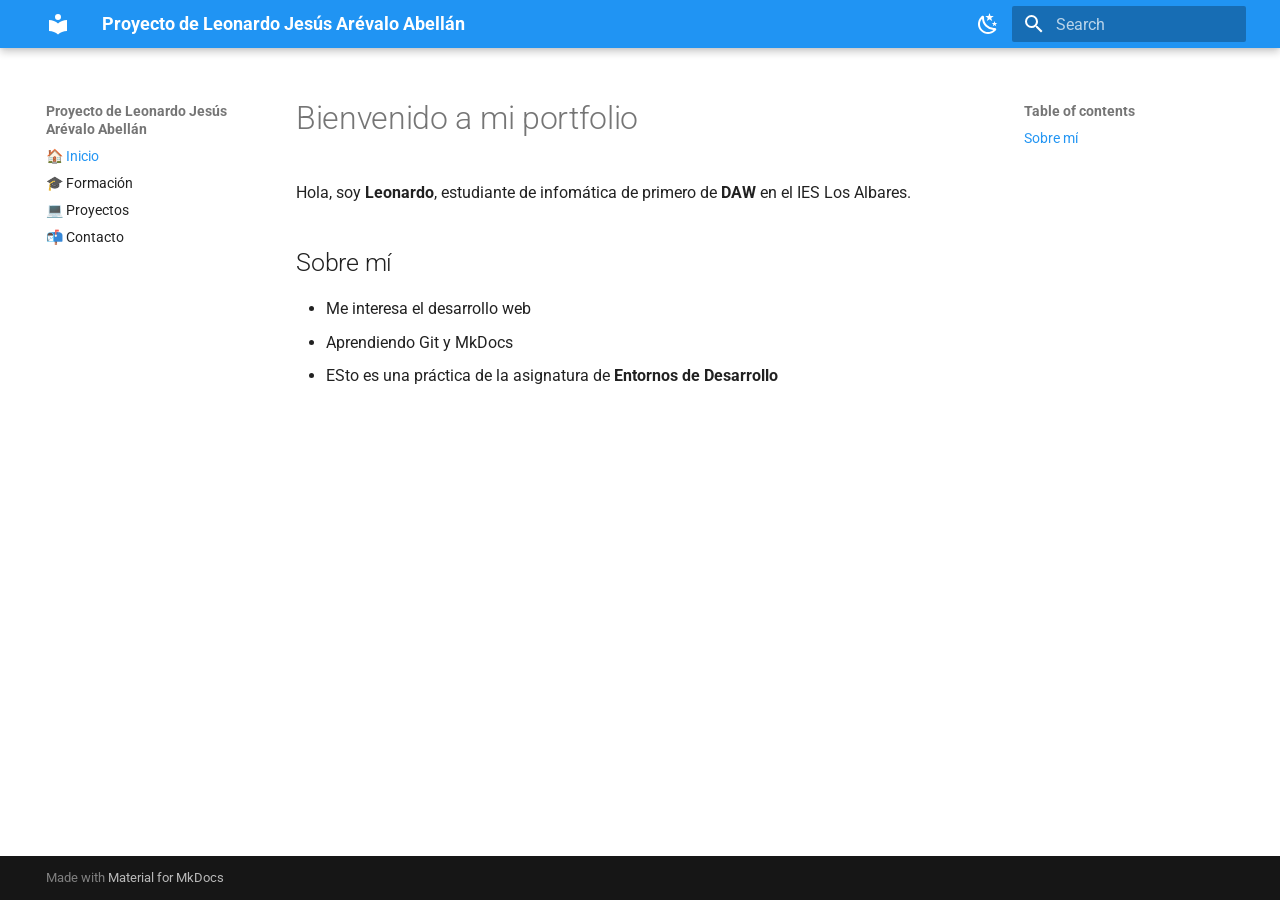
<file: index.html>
<!doctype html>
<html lang="en" class="no-js">
  <head>
    
      <meta charset="utf-8">
      <meta name="viewport" content="width=device-width,initial-scale=1">
      
      
      
        <link rel="canonical" href="https://K6SSL69.github.io/proyecto-mkdocs/">
      
      
      
        <link rel="next" href="formacion/">
      
      
        
      
      
      <link rel="icon" href="assets/images/favicon.png">
      <meta name="generator" content="mkdocs-1.6.1, mkdocs-material-9.7.1">
    
    
      
        <title>Proyecto de Leonardo Jesús Arévalo Abellán</title>
      
    
    
      <link rel="stylesheet" href="assets/stylesheets/main.484c7ddc.min.css">
      
        
        <link rel="stylesheet" href="assets/stylesheets/palette.ab4e12ef.min.css">
      
      


    
    
      
    
    
      
        
        
        <link rel="preconnect" href="https://fonts.gstatic.com" crossorigin>
        <link rel="stylesheet" href="https://fonts.googleapis.com/css?family=Roboto:300,300i,400,400i,700,700i%7CRoboto+Mono:400,400i,700,700i&display=fallback">
        <style>:root{--md-text-font:"Roboto";--md-code-font:"Roboto Mono"}</style>
      
    
    
      <link rel="stylesheet" href="stylesheets/extra.css">
    
    <script>__md_scope=new URL(".",location),__md_hash=e=>[...e].reduce(((e,_)=>(e<<5)-e+_.charCodeAt(0)),0),__md_get=(e,_=localStorage,t=__md_scope)=>JSON.parse(_.getItem(t.pathname+"."+e)),__md_set=(e,_,t=localStorage,a=__md_scope)=>{try{t.setItem(a.pathname+"."+e,JSON.stringify(_))}catch(e){}}</script>
    
      

    
    
  </head>
  
  
    
    
      
    
    
    
    
    <body dir="ltr" data-md-color-scheme="default" data-md-color-primary="blue" data-md-color-accent="indigo">
  
    
    <input class="md-toggle" data-md-toggle="drawer" type="checkbox" id="__drawer" autocomplete="off">
    <input class="md-toggle" data-md-toggle="search" type="checkbox" id="__search" autocomplete="off">
    <label class="md-overlay" for="__drawer"></label>
    <div data-md-component="skip">
      
        
        <a href="#bienvenido-a-mi-portfolio" class="md-skip">
          Skip to content
        </a>
      
    </div>
    <div data-md-component="announce">
      
    </div>
    
    
      

  

<header class="md-header md-header--shadow" data-md-component="header">
  <nav class="md-header__inner md-grid" aria-label="Header">
    <a href="." title="Proyecto de Leonardo Jesús Arévalo Abellán" class="md-header__button md-logo" aria-label="Proyecto de Leonardo Jesús Arévalo Abellán" data-md-component="logo">
      
  
  <svg xmlns="http://www.w3.org/2000/svg" viewBox="0 0 24 24"><path d="M12 8a3 3 0 0 0 3-3 3 3 0 0 0-3-3 3 3 0 0 0-3 3 3 3 0 0 0 3 3m0 3.54C9.64 9.35 6.5 8 3 8v11c3.5 0 6.64 1.35 9 3.54 2.36-2.19 5.5-3.54 9-3.54V8c-3.5 0-6.64 1.35-9 3.54"/></svg>

    </a>
    <label class="md-header__button md-icon" for="__drawer">
      
      <svg xmlns="http://www.w3.org/2000/svg" viewBox="0 0 24 24"><path d="M3 6h18v2H3zm0 5h18v2H3zm0 5h18v2H3z"/></svg>
    </label>
    <div class="md-header__title" data-md-component="header-title">
      <div class="md-header__ellipsis">
        <div class="md-header__topic">
          <span class="md-ellipsis">
            Proyecto de Leonardo Jesús Arévalo Abellán
          </span>
        </div>
        <div class="md-header__topic" data-md-component="header-topic">
          <span class="md-ellipsis">
            
              🏠 Inicio
            
          </span>
        </div>
      </div>
    </div>
    
      
        <form class="md-header__option" data-md-component="palette">
  
    
    
    
    <input class="md-option" data-md-color-media="" data-md-color-scheme="default" data-md-color-primary="blue" data-md-color-accent="indigo"  aria-label="Modo oscuro"  type="radio" name="__palette" id="__palette_0">
    
      <label class="md-header__button md-icon" title="Modo oscuro" for="__palette_1" hidden>
        <svg xmlns="http://www.w3.org/2000/svg" viewBox="0 0 24 24"><path d="m17.75 4.09-2.53 1.94.91 3.06-2.63-1.81-2.63 1.81.91-3.06-2.53-1.94L12.44 4l1.06-3 1.06 3zm3.5 6.91-1.64 1.25.59 1.98-1.7-1.17-1.7 1.17.59-1.98L15.75 11l2.06-.05L18.5 9l.69 1.95zm-2.28 4.95c.83-.08 1.72 1.1 1.19 1.85-.32.45-.66.87-1.08 1.27C15.17 23 8.84 23 4.94 19.07c-3.91-3.9-3.91-10.24 0-14.14.4-.4.82-.76 1.27-1.08.75-.53 1.93.36 1.85 1.19-.27 2.86.69 5.83 2.89 8.02a9.96 9.96 0 0 0 8.02 2.89m-1.64 2.02a12.08 12.08 0 0 1-7.8-3.47c-2.17-2.19-3.33-5-3.49-7.82-2.81 3.14-2.7 7.96.31 10.98 3.02 3.01 7.84 3.12 10.98.31"/></svg>
      </label>
    
  
    
    
    
    <input class="md-option" data-md-color-media="" data-md-color-scheme="slate" data-md-color-primary="blue" data-md-color-accent="indigo"  aria-label="Modo claro"  type="radio" name="__palette" id="__palette_1">
    
      <label class="md-header__button md-icon" title="Modo claro" for="__palette_0" hidden>
        <svg xmlns="http://www.w3.org/2000/svg" viewBox="0 0 24 24"><path d="M12 7a5 5 0 0 1 5 5 5 5 0 0 1-5 5 5 5 0 0 1-5-5 5 5 0 0 1 5-5m0 2a3 3 0 0 0-3 3 3 3 0 0 0 3 3 3 3 0 0 0 3-3 3 3 0 0 0-3-3m0-7 2.39 3.42C13.65 5.15 12.84 5 12 5s-1.65.15-2.39.42zM3.34 7l4.16-.35A7.2 7.2 0 0 0 5.94 8.5c-.44.74-.69 1.5-.83 2.29zm.02 10 1.76-3.77a7.131 7.131 0 0 0 2.38 4.14zM20.65 7l-1.77 3.79a7.02 7.02 0 0 0-2.38-4.15zm-.01 10-4.14.36c.59-.51 1.12-1.14 1.54-1.86.42-.73.69-1.5.83-2.29zM12 22l-2.41-3.44c.74.27 1.55.44 2.41.44.82 0 1.63-.17 2.37-.44z"/></svg>
      </label>
    
  
</form>
      
    
    
      <script>var palette=__md_get("__palette");if(palette&&palette.color){if("(prefers-color-scheme)"===palette.color.media){var media=matchMedia("(prefers-color-scheme: light)"),input=document.querySelector(media.matches?"[data-md-color-media='(prefers-color-scheme: light)']":"[data-md-color-media='(prefers-color-scheme: dark)']");palette.color.media=input.getAttribute("data-md-color-media"),palette.color.scheme=input.getAttribute("data-md-color-scheme"),palette.color.primary=input.getAttribute("data-md-color-primary"),palette.color.accent=input.getAttribute("data-md-color-accent")}for(var[key,value]of Object.entries(palette.color))document.body.setAttribute("data-md-color-"+key,value)}</script>
    
    
    
      
      
        <label class="md-header__button md-icon" for="__search">
          
          <svg xmlns="http://www.w3.org/2000/svg" viewBox="0 0 24 24"><path d="M9.5 3A6.5 6.5 0 0 1 16 9.5c0 1.61-.59 3.09-1.56 4.23l.27.27h.79l5 5-1.5 1.5-5-5v-.79l-.27-.27A6.52 6.52 0 0 1 9.5 16 6.5 6.5 0 0 1 3 9.5 6.5 6.5 0 0 1 9.5 3m0 2C7 5 5 7 5 9.5S7 14 9.5 14 14 12 14 9.5 12 5 9.5 5"/></svg>
        </label>
        <div class="md-search" data-md-component="search" role="dialog">
  <label class="md-search__overlay" for="__search"></label>
  <div class="md-search__inner" role="search">
    <form class="md-search__form" name="search">
      <input type="text" class="md-search__input" name="query" aria-label="Search" placeholder="Search" autocapitalize="off" autocorrect="off" autocomplete="off" spellcheck="false" data-md-component="search-query" required>
      <label class="md-search__icon md-icon" for="__search">
        
        <svg xmlns="http://www.w3.org/2000/svg" viewBox="0 0 24 24"><path d="M9.5 3A6.5 6.5 0 0 1 16 9.5c0 1.61-.59 3.09-1.56 4.23l.27.27h.79l5 5-1.5 1.5-5-5v-.79l-.27-.27A6.52 6.52 0 0 1 9.5 16 6.5 6.5 0 0 1 3 9.5 6.5 6.5 0 0 1 9.5 3m0 2C7 5 5 7 5 9.5S7 14 9.5 14 14 12 14 9.5 12 5 9.5 5"/></svg>
        
        <svg xmlns="http://www.w3.org/2000/svg" viewBox="0 0 24 24"><path d="M20 11v2H8l5.5 5.5-1.42 1.42L4.16 12l7.92-7.92L13.5 5.5 8 11z"/></svg>
      </label>
      <nav class="md-search__options" aria-label="Search">
        
        <button type="reset" class="md-search__icon md-icon" title="Clear" aria-label="Clear" tabindex="-1">
          
          <svg xmlns="http://www.w3.org/2000/svg" viewBox="0 0 24 24"><path d="M19 6.41 17.59 5 12 10.59 6.41 5 5 6.41 10.59 12 5 17.59 6.41 19 12 13.41 17.59 19 19 17.59 13.41 12z"/></svg>
        </button>
      </nav>
      
    </form>
    <div class="md-search__output">
      <div class="md-search__scrollwrap" tabindex="0" data-md-scrollfix>
        <div class="md-search-result" data-md-component="search-result">
          <div class="md-search-result__meta">
            Initializing search
          </div>
          <ol class="md-search-result__list" role="presentation"></ol>
        </div>
      </div>
    </div>
  </div>
</div>
      
    
    
  </nav>
  
</header>
    
    <div class="md-container" data-md-component="container">
      
      
        
          
        
      
      <main class="md-main" data-md-component="main">
        <div class="md-main__inner md-grid">
          
            
              
              <div class="md-sidebar md-sidebar--primary" data-md-component="sidebar" data-md-type="navigation" >
                <div class="md-sidebar__scrollwrap">
                  <div class="md-sidebar__inner">
                    



<nav class="md-nav md-nav--primary" aria-label="Navigation" data-md-level="0">
  <label class="md-nav__title" for="__drawer">
    <a href="." title="Proyecto de Leonardo Jesús Arévalo Abellán" class="md-nav__button md-logo" aria-label="Proyecto de Leonardo Jesús Arévalo Abellán" data-md-component="logo">
      
  
  <svg xmlns="http://www.w3.org/2000/svg" viewBox="0 0 24 24"><path d="M12 8a3 3 0 0 0 3-3 3 3 0 0 0-3-3 3 3 0 0 0-3 3 3 3 0 0 0 3 3m0 3.54C9.64 9.35 6.5 8 3 8v11c3.5 0 6.64 1.35 9 3.54 2.36-2.19 5.5-3.54 9-3.54V8c-3.5 0-6.64 1.35-9 3.54"/></svg>

    </a>
    Proyecto de Leonardo Jesús Arévalo Abellán
  </label>
  
  <ul class="md-nav__list" data-md-scrollfix>
    
      
      
  
  
    
  
  
  
    <li class="md-nav__item md-nav__item--active">
      
      <input class="md-nav__toggle md-toggle" type="checkbox" id="__toc">
      
      
        
      
      
        <label class="md-nav__link md-nav__link--active" for="__toc">
          
  
  
  <span class="md-ellipsis">
    
  
    🏠 Inicio
  

    
  </span>
  
  

          <span class="md-nav__icon md-icon"></span>
        </label>
      
      <a href="." class="md-nav__link md-nav__link--active">
        
  
  
  <span class="md-ellipsis">
    
  
    🏠 Inicio
  

    
  </span>
  
  

      </a>
      
        

<nav class="md-nav md-nav--secondary" aria-label="Table of contents">
  
  
  
    
  
  
    <label class="md-nav__title" for="__toc">
      <span class="md-nav__icon md-icon"></span>
      Table of contents
    </label>
    <ul class="md-nav__list" data-md-component="toc" data-md-scrollfix>
      
        <li class="md-nav__item">
  <a href="#sobre-mi" class="md-nav__link">
    <span class="md-ellipsis">
      
        Sobre mí
      
    </span>
  </a>
  
</li>
      
    </ul>
  
</nav>
      
    </li>
  

    
      
      
  
  
  
  
    <li class="md-nav__item">
      <a href="formacion/" class="md-nav__link">
        
  
  
  <span class="md-ellipsis">
    
  
    🎓 Formación
  

    
  </span>
  
  

      </a>
    </li>
  

    
      
      
  
  
  
  
    <li class="md-nav__item">
      <a href="proyectos/" class="md-nav__link">
        
  
  
  <span class="md-ellipsis">
    
  
    💻 Proyectos
  

    
  </span>
  
  

      </a>
    </li>
  

    
      
      
  
  
  
  
    <li class="md-nav__item">
      <a href="contacto/" class="md-nav__link">
        
  
  
  <span class="md-ellipsis">
    
  
    📬 Contacto
  

    
  </span>
  
  

      </a>
    </li>
  

    
  </ul>
</nav>
                  </div>
                </div>
              </div>
            
            
              
              <div class="md-sidebar md-sidebar--secondary" data-md-component="sidebar" data-md-type="toc" >
                <div class="md-sidebar__scrollwrap">
                  <div class="md-sidebar__inner">
                    

<nav class="md-nav md-nav--secondary" aria-label="Table of contents">
  
  
  
    
  
  
    <label class="md-nav__title" for="__toc">
      <span class="md-nav__icon md-icon"></span>
      Table of contents
    </label>
    <ul class="md-nav__list" data-md-component="toc" data-md-scrollfix>
      
        <li class="md-nav__item">
  <a href="#sobre-mi" class="md-nav__link">
    <span class="md-ellipsis">
      
        Sobre mí
      
    </span>
  </a>
  
</li>
      
    </ul>
  
</nav>
                  </div>
                </div>
              </div>
            
          
          
            <div class="md-content" data-md-component="content">
              
              <article class="md-content__inner md-typeset">
                
                  



<h1 id="bienvenido-a-mi-portfolio">Bienvenido a mi portfolio</h1>
<p>Hola, soy <strong>Leonardo</strong>, estudiante de infomática de primero de <strong>DAW</strong> en el
IES Los Albares.</p>
<h2 id="sobre-mi">Sobre mí</h2>
<ul>
<li>Me interesa el desarrollo web</li>
<li>Aprendiendo Git y MkDocs</li>
<li>ESto es una práctica de la asignatura de <strong>Entornos de Desarrollo</strong></li>
</ul>












                
              </article>
            </div>
          
          
<script>var target=document.getElementById(location.hash.slice(1));target&&target.name&&(target.checked=target.name.startsWith("__tabbed_"))</script>
        </div>
        
      </main>
      
        <footer class="md-footer">
  
  <div class="md-footer-meta md-typeset">
    <div class="md-footer-meta__inner md-grid">
      <div class="md-copyright">
  
  
    Made with
    <a href="https://squidfunk.github.io/mkdocs-material/" target="_blank" rel="noopener">
      Material for MkDocs
    </a>
  
</div>
      
    </div>
  </div>
</footer>
      
    </div>
    <div class="md-dialog" data-md-component="dialog">
      <div class="md-dialog__inner md-typeset"></div>
    </div>
    
    
    
      
      
      <script id="__config" type="application/json">{"annotate": null, "base": ".", "features": [], "search": "assets/javascripts/workers/search.2c215733.min.js", "tags": null, "translations": {"clipboard.copied": "Copied to clipboard", "clipboard.copy": "Copy to clipboard", "search.result.more.one": "1 more on this page", "search.result.more.other": "# more on this page", "search.result.none": "No matching documents", "search.result.one": "1 matching document", "search.result.other": "# matching documents", "search.result.placeholder": "Type to start searching", "search.result.term.missing": "Missing", "select.version": "Select version"}, "version": null}</script>
    
    
      <script src="assets/javascripts/bundle.79ae519e.min.js"></script>
      
    
  </body>
</html>
</file>
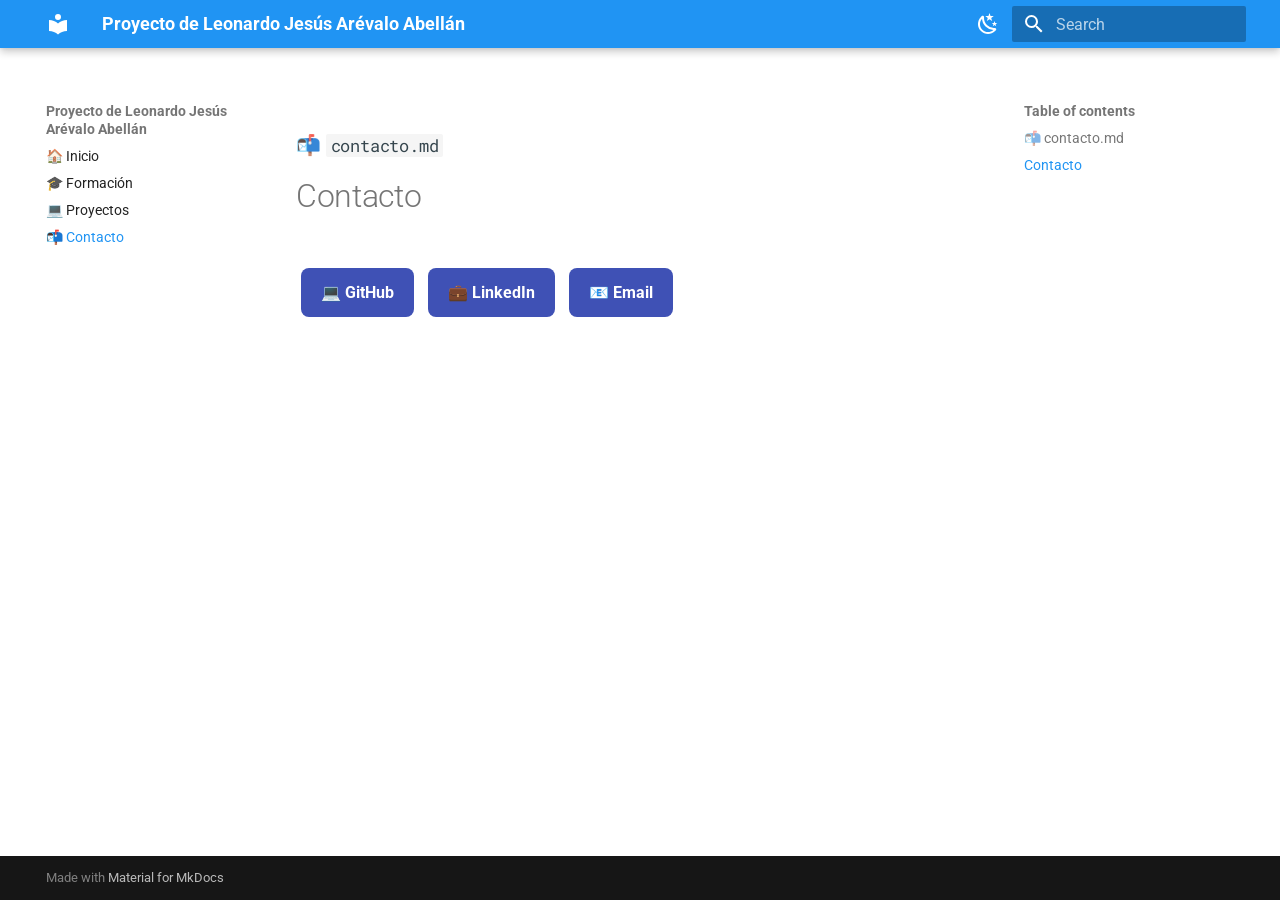
<file: contacto/index.html>
<!doctype html>
<html lang="en" class="no-js">
  <head>
    
      <meta charset="utf-8">
      <meta name="viewport" content="width=device-width,initial-scale=1">
      
      
      
        <link rel="canonical" href="https://K6SSL69.github.io/proyecto-mkdocs/contacto/">
      
      
        <link rel="prev" href="../proyectos/">
      
      
      
        
      
      
      <link rel="icon" href="../assets/images/favicon.png">
      <meta name="generator" content="mkdocs-1.6.1, mkdocs-material-9.7.1">
    
    
      
        <title>📬 Contacto - Proyecto de Leonardo Jesús Arévalo Abellán</title>
      
    
    
      <link rel="stylesheet" href="../assets/stylesheets/main.484c7ddc.min.css">
      
        
        <link rel="stylesheet" href="../assets/stylesheets/palette.ab4e12ef.min.css">
      
      


    
    
      
    
    
      
        
        
        <link rel="preconnect" href="https://fonts.gstatic.com" crossorigin>
        <link rel="stylesheet" href="https://fonts.googleapis.com/css?family=Roboto:300,300i,400,400i,700,700i%7CRoboto+Mono:400,400i,700,700i&display=fallback">
        <style>:root{--md-text-font:"Roboto";--md-code-font:"Roboto Mono"}</style>
      
    
    
      <link rel="stylesheet" href="../stylesheets/extra.css">
    
    <script>__md_scope=new URL("..",location),__md_hash=e=>[...e].reduce(((e,_)=>(e<<5)-e+_.charCodeAt(0)),0),__md_get=(e,_=localStorage,t=__md_scope)=>JSON.parse(_.getItem(t.pathname+"."+e)),__md_set=(e,_,t=localStorage,a=__md_scope)=>{try{t.setItem(a.pathname+"."+e,JSON.stringify(_))}catch(e){}}</script>
    
      

    
    
  </head>
  
  
    
    
      
    
    
    
    
    <body dir="ltr" data-md-color-scheme="default" data-md-color-primary="blue" data-md-color-accent="indigo">
  
    
    <input class="md-toggle" data-md-toggle="drawer" type="checkbox" id="__drawer" autocomplete="off">
    <input class="md-toggle" data-md-toggle="search" type="checkbox" id="__search" autocomplete="off">
    <label class="md-overlay" for="__drawer"></label>
    <div data-md-component="skip">
      
        
        <a href="#contactomd" class="md-skip">
          Skip to content
        </a>
      
    </div>
    <div data-md-component="announce">
      
    </div>
    
    
      

  

<header class="md-header md-header--shadow" data-md-component="header">
  <nav class="md-header__inner md-grid" aria-label="Header">
    <a href=".." title="Proyecto de Leonardo Jesús Arévalo Abellán" class="md-header__button md-logo" aria-label="Proyecto de Leonardo Jesús Arévalo Abellán" data-md-component="logo">
      
  
  <svg xmlns="http://www.w3.org/2000/svg" viewBox="0 0 24 24"><path d="M12 8a3 3 0 0 0 3-3 3 3 0 0 0-3-3 3 3 0 0 0-3 3 3 3 0 0 0 3 3m0 3.54C9.64 9.35 6.5 8 3 8v11c3.5 0 6.64 1.35 9 3.54 2.36-2.19 5.5-3.54 9-3.54V8c-3.5 0-6.64 1.35-9 3.54"/></svg>

    </a>
    <label class="md-header__button md-icon" for="__drawer">
      
      <svg xmlns="http://www.w3.org/2000/svg" viewBox="0 0 24 24"><path d="M3 6h18v2H3zm0 5h18v2H3zm0 5h18v2H3z"/></svg>
    </label>
    <div class="md-header__title" data-md-component="header-title">
      <div class="md-header__ellipsis">
        <div class="md-header__topic">
          <span class="md-ellipsis">
            Proyecto de Leonardo Jesús Arévalo Abellán
          </span>
        </div>
        <div class="md-header__topic" data-md-component="header-topic">
          <span class="md-ellipsis">
            
              📬 Contacto
            
          </span>
        </div>
      </div>
    </div>
    
      
        <form class="md-header__option" data-md-component="palette">
  
    
    
    
    <input class="md-option" data-md-color-media="" data-md-color-scheme="default" data-md-color-primary="blue" data-md-color-accent="indigo"  aria-label="Modo oscuro"  type="radio" name="__palette" id="__palette_0">
    
      <label class="md-header__button md-icon" title="Modo oscuro" for="__palette_1" hidden>
        <svg xmlns="http://www.w3.org/2000/svg" viewBox="0 0 24 24"><path d="m17.75 4.09-2.53 1.94.91 3.06-2.63-1.81-2.63 1.81.91-3.06-2.53-1.94L12.44 4l1.06-3 1.06 3zm3.5 6.91-1.64 1.25.59 1.98-1.7-1.17-1.7 1.17.59-1.98L15.75 11l2.06-.05L18.5 9l.69 1.95zm-2.28 4.95c.83-.08 1.72 1.1 1.19 1.85-.32.45-.66.87-1.08 1.27C15.17 23 8.84 23 4.94 19.07c-3.91-3.9-3.91-10.24 0-14.14.4-.4.82-.76 1.27-1.08.75-.53 1.93.36 1.85 1.19-.27 2.86.69 5.83 2.89 8.02a9.96 9.96 0 0 0 8.02 2.89m-1.64 2.02a12.08 12.08 0 0 1-7.8-3.47c-2.17-2.19-3.33-5-3.49-7.82-2.81 3.14-2.7 7.96.31 10.98 3.02 3.01 7.84 3.12 10.98.31"/></svg>
      </label>
    
  
    
    
    
    <input class="md-option" data-md-color-media="" data-md-color-scheme="slate" data-md-color-primary="blue" data-md-color-accent="indigo"  aria-label="Modo claro"  type="radio" name="__palette" id="__palette_1">
    
      <label class="md-header__button md-icon" title="Modo claro" for="__palette_0" hidden>
        <svg xmlns="http://www.w3.org/2000/svg" viewBox="0 0 24 24"><path d="M12 7a5 5 0 0 1 5 5 5 5 0 0 1-5 5 5 5 0 0 1-5-5 5 5 0 0 1 5-5m0 2a3 3 0 0 0-3 3 3 3 0 0 0 3 3 3 3 0 0 0 3-3 3 3 0 0 0-3-3m0-7 2.39 3.42C13.65 5.15 12.84 5 12 5s-1.65.15-2.39.42zM3.34 7l4.16-.35A7.2 7.2 0 0 0 5.94 8.5c-.44.74-.69 1.5-.83 2.29zm.02 10 1.76-3.77a7.131 7.131 0 0 0 2.38 4.14zM20.65 7l-1.77 3.79a7.02 7.02 0 0 0-2.38-4.15zm-.01 10-4.14.36c.59-.51 1.12-1.14 1.54-1.86.42-.73.69-1.5.83-2.29zM12 22l-2.41-3.44c.74.27 1.55.44 2.41.44.82 0 1.63-.17 2.37-.44z"/></svg>
      </label>
    
  
</form>
      
    
    
      <script>var palette=__md_get("__palette");if(palette&&palette.color){if("(prefers-color-scheme)"===palette.color.media){var media=matchMedia("(prefers-color-scheme: light)"),input=document.querySelector(media.matches?"[data-md-color-media='(prefers-color-scheme: light)']":"[data-md-color-media='(prefers-color-scheme: dark)']");palette.color.media=input.getAttribute("data-md-color-media"),palette.color.scheme=input.getAttribute("data-md-color-scheme"),palette.color.primary=input.getAttribute("data-md-color-primary"),palette.color.accent=input.getAttribute("data-md-color-accent")}for(var[key,value]of Object.entries(palette.color))document.body.setAttribute("data-md-color-"+key,value)}</script>
    
    
    
      
      
        <label class="md-header__button md-icon" for="__search">
          
          <svg xmlns="http://www.w3.org/2000/svg" viewBox="0 0 24 24"><path d="M9.5 3A6.5 6.5 0 0 1 16 9.5c0 1.61-.59 3.09-1.56 4.23l.27.27h.79l5 5-1.5 1.5-5-5v-.79l-.27-.27A6.52 6.52 0 0 1 9.5 16 6.5 6.5 0 0 1 3 9.5 6.5 6.5 0 0 1 9.5 3m0 2C7 5 5 7 5 9.5S7 14 9.5 14 14 12 14 9.5 12 5 9.5 5"/></svg>
        </label>
        <div class="md-search" data-md-component="search" role="dialog">
  <label class="md-search__overlay" for="__search"></label>
  <div class="md-search__inner" role="search">
    <form class="md-search__form" name="search">
      <input type="text" class="md-search__input" name="query" aria-label="Search" placeholder="Search" autocapitalize="off" autocorrect="off" autocomplete="off" spellcheck="false" data-md-component="search-query" required>
      <label class="md-search__icon md-icon" for="__search">
        
        <svg xmlns="http://www.w3.org/2000/svg" viewBox="0 0 24 24"><path d="M9.5 3A6.5 6.5 0 0 1 16 9.5c0 1.61-.59 3.09-1.56 4.23l.27.27h.79l5 5-1.5 1.5-5-5v-.79l-.27-.27A6.52 6.52 0 0 1 9.5 16 6.5 6.5 0 0 1 3 9.5 6.5 6.5 0 0 1 9.5 3m0 2C7 5 5 7 5 9.5S7 14 9.5 14 14 12 14 9.5 12 5 9.5 5"/></svg>
        
        <svg xmlns="http://www.w3.org/2000/svg" viewBox="0 0 24 24"><path d="M20 11v2H8l5.5 5.5-1.42 1.42L4.16 12l7.92-7.92L13.5 5.5 8 11z"/></svg>
      </label>
      <nav class="md-search__options" aria-label="Search">
        
        <button type="reset" class="md-search__icon md-icon" title="Clear" aria-label="Clear" tabindex="-1">
          
          <svg xmlns="http://www.w3.org/2000/svg" viewBox="0 0 24 24"><path d="M19 6.41 17.59 5 12 10.59 6.41 5 5 6.41 10.59 12 5 17.59 6.41 19 12 13.41 17.59 19 19 17.59 13.41 12z"/></svg>
        </button>
      </nav>
      
    </form>
    <div class="md-search__output">
      <div class="md-search__scrollwrap" tabindex="0" data-md-scrollfix>
        <div class="md-search-result" data-md-component="search-result">
          <div class="md-search-result__meta">
            Initializing search
          </div>
          <ol class="md-search-result__list" role="presentation"></ol>
        </div>
      </div>
    </div>
  </div>
</div>
      
    
    
  </nav>
  
</header>
    
    <div class="md-container" data-md-component="container">
      
      
        
          
        
      
      <main class="md-main" data-md-component="main">
        <div class="md-main__inner md-grid">
          
            
              
              <div class="md-sidebar md-sidebar--primary" data-md-component="sidebar" data-md-type="navigation" >
                <div class="md-sidebar__scrollwrap">
                  <div class="md-sidebar__inner">
                    



<nav class="md-nav md-nav--primary" aria-label="Navigation" data-md-level="0">
  <label class="md-nav__title" for="__drawer">
    <a href=".." title="Proyecto de Leonardo Jesús Arévalo Abellán" class="md-nav__button md-logo" aria-label="Proyecto de Leonardo Jesús Arévalo Abellán" data-md-component="logo">
      
  
  <svg xmlns="http://www.w3.org/2000/svg" viewBox="0 0 24 24"><path d="M12 8a3 3 0 0 0 3-3 3 3 0 0 0-3-3 3 3 0 0 0-3 3 3 3 0 0 0 3 3m0 3.54C9.64 9.35 6.5 8 3 8v11c3.5 0 6.64 1.35 9 3.54 2.36-2.19 5.5-3.54 9-3.54V8c-3.5 0-6.64 1.35-9 3.54"/></svg>

    </a>
    Proyecto de Leonardo Jesús Arévalo Abellán
  </label>
  
  <ul class="md-nav__list" data-md-scrollfix>
    
      
      
  
  
  
  
    <li class="md-nav__item">
      <a href=".." class="md-nav__link">
        
  
  
  <span class="md-ellipsis">
    
  
    🏠 Inicio
  

    
  </span>
  
  

      </a>
    </li>
  

    
      
      
  
  
  
  
    <li class="md-nav__item">
      <a href="../formacion/" class="md-nav__link">
        
  
  
  <span class="md-ellipsis">
    
  
    🎓 Formación
  

    
  </span>
  
  

      </a>
    </li>
  

    
      
      
  
  
  
  
    <li class="md-nav__item">
      <a href="../proyectos/" class="md-nav__link">
        
  
  
  <span class="md-ellipsis">
    
  
    💻 Proyectos
  

    
  </span>
  
  

      </a>
    </li>
  

    
      
      
  
  
    
  
  
  
    <li class="md-nav__item md-nav__item--active">
      
      <input class="md-nav__toggle md-toggle" type="checkbox" id="__toc">
      
      
      
        <label class="md-nav__link md-nav__link--active" for="__toc">
          
  
  
  <span class="md-ellipsis">
    
  
    📬 Contacto
  

    
  </span>
  
  

          <span class="md-nav__icon md-icon"></span>
        </label>
      
      <a href="./" class="md-nav__link md-nav__link--active">
        
  
  
  <span class="md-ellipsis">
    
  
    📬 Contacto
  

    
  </span>
  
  

      </a>
      
        

<nav class="md-nav md-nav--secondary" aria-label="Table of contents">
  
  
  
  
    <label class="md-nav__title" for="__toc">
      <span class="md-nav__icon md-icon"></span>
      Table of contents
    </label>
    <ul class="md-nav__list" data-md-component="toc" data-md-scrollfix>
      
        <li class="md-nav__item">
  <a href="#contactomd" class="md-nav__link">
    <span class="md-ellipsis">
      
        📬 contacto.md
      
    </span>
  </a>
  
</li>
      
        <li class="md-nav__item">
  <a href="#contacto" class="md-nav__link">
    <span class="md-ellipsis">
      
        Contacto
      
    </span>
  </a>
  
</li>
      
    </ul>
  
</nav>
      
    </li>
  

    
  </ul>
</nav>
                  </div>
                </div>
              </div>
            
            
              
              <div class="md-sidebar md-sidebar--secondary" data-md-component="sidebar" data-md-type="toc" >
                <div class="md-sidebar__scrollwrap">
                  <div class="md-sidebar__inner">
                    

<nav class="md-nav md-nav--secondary" aria-label="Table of contents">
  
  
  
  
    <label class="md-nav__title" for="__toc">
      <span class="md-nav__icon md-icon"></span>
      Table of contents
    </label>
    <ul class="md-nav__list" data-md-component="toc" data-md-scrollfix>
      
        <li class="md-nav__item">
  <a href="#contactomd" class="md-nav__link">
    <span class="md-ellipsis">
      
        📬 contacto.md
      
    </span>
  </a>
  
</li>
      
        <li class="md-nav__item">
  <a href="#contacto" class="md-nav__link">
    <span class="md-ellipsis">
      
        Contacto
      
    </span>
  </a>
  
</li>
      
    </ul>
  
</nav>
                  </div>
                </div>
              </div>
            
          
          
            <div class="md-content" data-md-component="content">
              
              <article class="md-content__inner md-typeset">
                
                  



<h3 id="contactomd">📬 <code>contacto.md</code></h3>
<h1 id="contacto">Contacto</h1>
<p><a href="https://github.com/K6SSL69" class="boton-link">💻 GitHub</a>
<a href="https://linkedin.com/in/tuusuario" class="boton-link">💼 LinkedIn</a>
<a href="mailto:4070953@alu.murciaeduca.es" class="boton-link">📧 Email</a></p>












                
              </article>
            </div>
          
          
<script>var target=document.getElementById(location.hash.slice(1));target&&target.name&&(target.checked=target.name.startsWith("__tabbed_"))</script>
        </div>
        
      </main>
      
        <footer class="md-footer">
  
  <div class="md-footer-meta md-typeset">
    <div class="md-footer-meta__inner md-grid">
      <div class="md-copyright">
  
  
    Made with
    <a href="https://squidfunk.github.io/mkdocs-material/" target="_blank" rel="noopener">
      Material for MkDocs
    </a>
  
</div>
      
    </div>
  </div>
</footer>
      
    </div>
    <div class="md-dialog" data-md-component="dialog">
      <div class="md-dialog__inner md-typeset"></div>
    </div>
    
    
    
      
      
      <script id="__config" type="application/json">{"annotate": null, "base": "..", "features": [], "search": "../assets/javascripts/workers/search.2c215733.min.js", "tags": null, "translations": {"clipboard.copied": "Copied to clipboard", "clipboard.copy": "Copy to clipboard", "search.result.more.one": "1 more on this page", "search.result.more.other": "# more on this page", "search.result.none": "No matching documents", "search.result.one": "1 matching document", "search.result.other": "# matching documents", "search.result.placeholder": "Type to start searching", "search.result.term.missing": "Missing", "select.version": "Select version"}, "version": null}</script>
    
    
      <script src="../assets/javascripts/bundle.79ae519e.min.js"></script>
      
    
  </body>
</html>
</file>
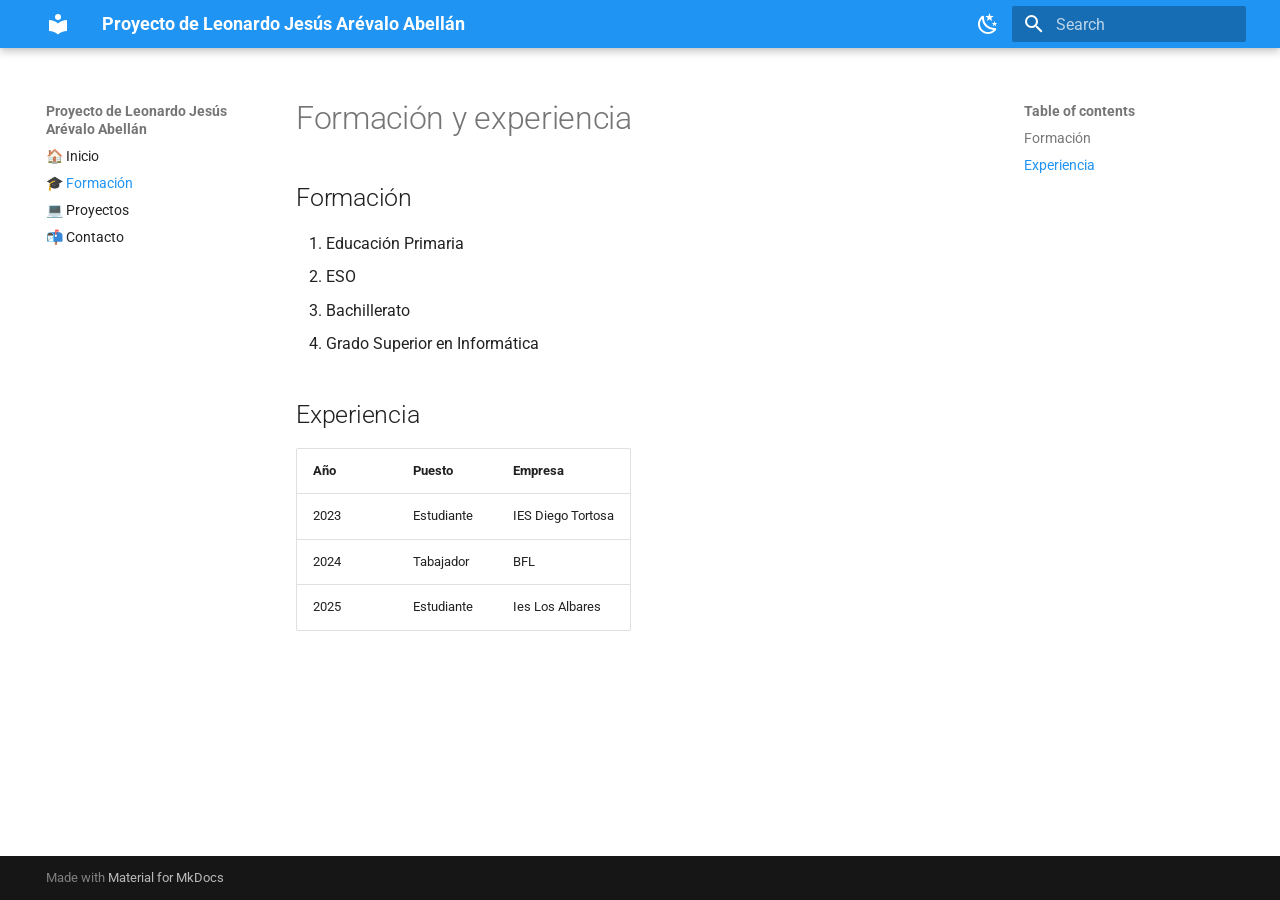
<file: formacion/index.html>
<!doctype html>
<html lang="en" class="no-js">
  <head>
    
      <meta charset="utf-8">
      <meta name="viewport" content="width=device-width,initial-scale=1">
      
      
      
        <link rel="canonical" href="https://K6SSL69.github.io/proyecto-mkdocs/formacion/">
      
      
        <link rel="prev" href="..">
      
      
        <link rel="next" href="../proyectos/">
      
      
        
      
      
      <link rel="icon" href="../assets/images/favicon.png">
      <meta name="generator" content="mkdocs-1.6.1, mkdocs-material-9.7.1">
    
    
      
        <title>🎓 Formación - Proyecto de Leonardo Jesús Arévalo Abellán</title>
      
    
    
      <link rel="stylesheet" href="../assets/stylesheets/main.484c7ddc.min.css">
      
        
        <link rel="stylesheet" href="../assets/stylesheets/palette.ab4e12ef.min.css">
      
      


    
    
      
    
    
      
        
        
        <link rel="preconnect" href="https://fonts.gstatic.com" crossorigin>
        <link rel="stylesheet" href="https://fonts.googleapis.com/css?family=Roboto:300,300i,400,400i,700,700i%7CRoboto+Mono:400,400i,700,700i&display=fallback">
        <style>:root{--md-text-font:"Roboto";--md-code-font:"Roboto Mono"}</style>
      
    
    
      <link rel="stylesheet" href="../stylesheets/extra.css">
    
    <script>__md_scope=new URL("..",location),__md_hash=e=>[...e].reduce(((e,_)=>(e<<5)-e+_.charCodeAt(0)),0),__md_get=(e,_=localStorage,t=__md_scope)=>JSON.parse(_.getItem(t.pathname+"."+e)),__md_set=(e,_,t=localStorage,a=__md_scope)=>{try{t.setItem(a.pathname+"."+e,JSON.stringify(_))}catch(e){}}</script>
    
      

    
    
  </head>
  
  
    
    
      
    
    
    
    
    <body dir="ltr" data-md-color-scheme="default" data-md-color-primary="blue" data-md-color-accent="indigo">
  
    
    <input class="md-toggle" data-md-toggle="drawer" type="checkbox" id="__drawer" autocomplete="off">
    <input class="md-toggle" data-md-toggle="search" type="checkbox" id="__search" autocomplete="off">
    <label class="md-overlay" for="__drawer"></label>
    <div data-md-component="skip">
      
        
        <a href="#formacion-y-experiencia" class="md-skip">
          Skip to content
        </a>
      
    </div>
    <div data-md-component="announce">
      
    </div>
    
    
      

  

<header class="md-header md-header--shadow" data-md-component="header">
  <nav class="md-header__inner md-grid" aria-label="Header">
    <a href=".." title="Proyecto de Leonardo Jesús Arévalo Abellán" class="md-header__button md-logo" aria-label="Proyecto de Leonardo Jesús Arévalo Abellán" data-md-component="logo">
      
  
  <svg xmlns="http://www.w3.org/2000/svg" viewBox="0 0 24 24"><path d="M12 8a3 3 0 0 0 3-3 3 3 0 0 0-3-3 3 3 0 0 0-3 3 3 3 0 0 0 3 3m0 3.54C9.64 9.35 6.5 8 3 8v11c3.5 0 6.64 1.35 9 3.54 2.36-2.19 5.5-3.54 9-3.54V8c-3.5 0-6.64 1.35-9 3.54"/></svg>

    </a>
    <label class="md-header__button md-icon" for="__drawer">
      
      <svg xmlns="http://www.w3.org/2000/svg" viewBox="0 0 24 24"><path d="M3 6h18v2H3zm0 5h18v2H3zm0 5h18v2H3z"/></svg>
    </label>
    <div class="md-header__title" data-md-component="header-title">
      <div class="md-header__ellipsis">
        <div class="md-header__topic">
          <span class="md-ellipsis">
            Proyecto de Leonardo Jesús Arévalo Abellán
          </span>
        </div>
        <div class="md-header__topic" data-md-component="header-topic">
          <span class="md-ellipsis">
            
              🎓 Formación
            
          </span>
        </div>
      </div>
    </div>
    
      
        <form class="md-header__option" data-md-component="palette">
  
    
    
    
    <input class="md-option" data-md-color-media="" data-md-color-scheme="default" data-md-color-primary="blue" data-md-color-accent="indigo"  aria-label="Modo oscuro"  type="radio" name="__palette" id="__palette_0">
    
      <label class="md-header__button md-icon" title="Modo oscuro" for="__palette_1" hidden>
        <svg xmlns="http://www.w3.org/2000/svg" viewBox="0 0 24 24"><path d="m17.75 4.09-2.53 1.94.91 3.06-2.63-1.81-2.63 1.81.91-3.06-2.53-1.94L12.44 4l1.06-3 1.06 3zm3.5 6.91-1.64 1.25.59 1.98-1.7-1.17-1.7 1.17.59-1.98L15.75 11l2.06-.05L18.5 9l.69 1.95zm-2.28 4.95c.83-.08 1.72 1.1 1.19 1.85-.32.45-.66.87-1.08 1.27C15.17 23 8.84 23 4.94 19.07c-3.91-3.9-3.91-10.24 0-14.14.4-.4.82-.76 1.27-1.08.75-.53 1.93.36 1.85 1.19-.27 2.86.69 5.83 2.89 8.02a9.96 9.96 0 0 0 8.02 2.89m-1.64 2.02a12.08 12.08 0 0 1-7.8-3.47c-2.17-2.19-3.33-5-3.49-7.82-2.81 3.14-2.7 7.96.31 10.98 3.02 3.01 7.84 3.12 10.98.31"/></svg>
      </label>
    
  
    
    
    
    <input class="md-option" data-md-color-media="" data-md-color-scheme="slate" data-md-color-primary="blue" data-md-color-accent="indigo"  aria-label="Modo claro"  type="radio" name="__palette" id="__palette_1">
    
      <label class="md-header__button md-icon" title="Modo claro" for="__palette_0" hidden>
        <svg xmlns="http://www.w3.org/2000/svg" viewBox="0 0 24 24"><path d="M12 7a5 5 0 0 1 5 5 5 5 0 0 1-5 5 5 5 0 0 1-5-5 5 5 0 0 1 5-5m0 2a3 3 0 0 0-3 3 3 3 0 0 0 3 3 3 3 0 0 0 3-3 3 3 0 0 0-3-3m0-7 2.39 3.42C13.65 5.15 12.84 5 12 5s-1.65.15-2.39.42zM3.34 7l4.16-.35A7.2 7.2 0 0 0 5.94 8.5c-.44.74-.69 1.5-.83 2.29zm.02 10 1.76-3.77a7.131 7.131 0 0 0 2.38 4.14zM20.65 7l-1.77 3.79a7.02 7.02 0 0 0-2.38-4.15zm-.01 10-4.14.36c.59-.51 1.12-1.14 1.54-1.86.42-.73.69-1.5.83-2.29zM12 22l-2.41-3.44c.74.27 1.55.44 2.41.44.82 0 1.63-.17 2.37-.44z"/></svg>
      </label>
    
  
</form>
      
    
    
      <script>var palette=__md_get("__palette");if(palette&&palette.color){if("(prefers-color-scheme)"===palette.color.media){var media=matchMedia("(prefers-color-scheme: light)"),input=document.querySelector(media.matches?"[data-md-color-media='(prefers-color-scheme: light)']":"[data-md-color-media='(prefers-color-scheme: dark)']");palette.color.media=input.getAttribute("data-md-color-media"),palette.color.scheme=input.getAttribute("data-md-color-scheme"),palette.color.primary=input.getAttribute("data-md-color-primary"),palette.color.accent=input.getAttribute("data-md-color-accent")}for(var[key,value]of Object.entries(palette.color))document.body.setAttribute("data-md-color-"+key,value)}</script>
    
    
    
      
      
        <label class="md-header__button md-icon" for="__search">
          
          <svg xmlns="http://www.w3.org/2000/svg" viewBox="0 0 24 24"><path d="M9.5 3A6.5 6.5 0 0 1 16 9.5c0 1.61-.59 3.09-1.56 4.23l.27.27h.79l5 5-1.5 1.5-5-5v-.79l-.27-.27A6.52 6.52 0 0 1 9.5 16 6.5 6.5 0 0 1 3 9.5 6.5 6.5 0 0 1 9.5 3m0 2C7 5 5 7 5 9.5S7 14 9.5 14 14 12 14 9.5 12 5 9.5 5"/></svg>
        </label>
        <div class="md-search" data-md-component="search" role="dialog">
  <label class="md-search__overlay" for="__search"></label>
  <div class="md-search__inner" role="search">
    <form class="md-search__form" name="search">
      <input type="text" class="md-search__input" name="query" aria-label="Search" placeholder="Search" autocapitalize="off" autocorrect="off" autocomplete="off" spellcheck="false" data-md-component="search-query" required>
      <label class="md-search__icon md-icon" for="__search">
        
        <svg xmlns="http://www.w3.org/2000/svg" viewBox="0 0 24 24"><path d="M9.5 3A6.5 6.5 0 0 1 16 9.5c0 1.61-.59 3.09-1.56 4.23l.27.27h.79l5 5-1.5 1.5-5-5v-.79l-.27-.27A6.52 6.52 0 0 1 9.5 16 6.5 6.5 0 0 1 3 9.5 6.5 6.5 0 0 1 9.5 3m0 2C7 5 5 7 5 9.5S7 14 9.5 14 14 12 14 9.5 12 5 9.5 5"/></svg>
        
        <svg xmlns="http://www.w3.org/2000/svg" viewBox="0 0 24 24"><path d="M20 11v2H8l5.5 5.5-1.42 1.42L4.16 12l7.92-7.92L13.5 5.5 8 11z"/></svg>
      </label>
      <nav class="md-search__options" aria-label="Search">
        
        <button type="reset" class="md-search__icon md-icon" title="Clear" aria-label="Clear" tabindex="-1">
          
          <svg xmlns="http://www.w3.org/2000/svg" viewBox="0 0 24 24"><path d="M19 6.41 17.59 5 12 10.59 6.41 5 5 6.41 10.59 12 5 17.59 6.41 19 12 13.41 17.59 19 19 17.59 13.41 12z"/></svg>
        </button>
      </nav>
      
    </form>
    <div class="md-search__output">
      <div class="md-search__scrollwrap" tabindex="0" data-md-scrollfix>
        <div class="md-search-result" data-md-component="search-result">
          <div class="md-search-result__meta">
            Initializing search
          </div>
          <ol class="md-search-result__list" role="presentation"></ol>
        </div>
      </div>
    </div>
  </div>
</div>
      
    
    
  </nav>
  
</header>
    
    <div class="md-container" data-md-component="container">
      
      
        
          
        
      
      <main class="md-main" data-md-component="main">
        <div class="md-main__inner md-grid">
          
            
              
              <div class="md-sidebar md-sidebar--primary" data-md-component="sidebar" data-md-type="navigation" >
                <div class="md-sidebar__scrollwrap">
                  <div class="md-sidebar__inner">
                    



<nav class="md-nav md-nav--primary" aria-label="Navigation" data-md-level="0">
  <label class="md-nav__title" for="__drawer">
    <a href=".." title="Proyecto de Leonardo Jesús Arévalo Abellán" class="md-nav__button md-logo" aria-label="Proyecto de Leonardo Jesús Arévalo Abellán" data-md-component="logo">
      
  
  <svg xmlns="http://www.w3.org/2000/svg" viewBox="0 0 24 24"><path d="M12 8a3 3 0 0 0 3-3 3 3 0 0 0-3-3 3 3 0 0 0-3 3 3 3 0 0 0 3 3m0 3.54C9.64 9.35 6.5 8 3 8v11c3.5 0 6.64 1.35 9 3.54 2.36-2.19 5.5-3.54 9-3.54V8c-3.5 0-6.64 1.35-9 3.54"/></svg>

    </a>
    Proyecto de Leonardo Jesús Arévalo Abellán
  </label>
  
  <ul class="md-nav__list" data-md-scrollfix>
    
      
      
  
  
  
  
    <li class="md-nav__item">
      <a href=".." class="md-nav__link">
        
  
  
  <span class="md-ellipsis">
    
  
    🏠 Inicio
  

    
  </span>
  
  

      </a>
    </li>
  

    
      
      
  
  
    
  
  
  
    <li class="md-nav__item md-nav__item--active">
      
      <input class="md-nav__toggle md-toggle" type="checkbox" id="__toc">
      
      
        
      
      
        <label class="md-nav__link md-nav__link--active" for="__toc">
          
  
  
  <span class="md-ellipsis">
    
  
    🎓 Formación
  

    
  </span>
  
  

          <span class="md-nav__icon md-icon"></span>
        </label>
      
      <a href="./" class="md-nav__link md-nav__link--active">
        
  
  
  <span class="md-ellipsis">
    
  
    🎓 Formación
  

    
  </span>
  
  

      </a>
      
        

<nav class="md-nav md-nav--secondary" aria-label="Table of contents">
  
  
  
    
  
  
    <label class="md-nav__title" for="__toc">
      <span class="md-nav__icon md-icon"></span>
      Table of contents
    </label>
    <ul class="md-nav__list" data-md-component="toc" data-md-scrollfix>
      
        <li class="md-nav__item">
  <a href="#formacion" class="md-nav__link">
    <span class="md-ellipsis">
      
        Formación
      
    </span>
  </a>
  
</li>
      
        <li class="md-nav__item">
  <a href="#experiencia" class="md-nav__link">
    <span class="md-ellipsis">
      
        Experiencia
      
    </span>
  </a>
  
</li>
      
    </ul>
  
</nav>
      
    </li>
  

    
      
      
  
  
  
  
    <li class="md-nav__item">
      <a href="../proyectos/" class="md-nav__link">
        
  
  
  <span class="md-ellipsis">
    
  
    💻 Proyectos
  

    
  </span>
  
  

      </a>
    </li>
  

    
      
      
  
  
  
  
    <li class="md-nav__item">
      <a href="../contacto/" class="md-nav__link">
        
  
  
  <span class="md-ellipsis">
    
  
    📬 Contacto
  

    
  </span>
  
  

      </a>
    </li>
  

    
  </ul>
</nav>
                  </div>
                </div>
              </div>
            
            
              
              <div class="md-sidebar md-sidebar--secondary" data-md-component="sidebar" data-md-type="toc" >
                <div class="md-sidebar__scrollwrap">
                  <div class="md-sidebar__inner">
                    

<nav class="md-nav md-nav--secondary" aria-label="Table of contents">
  
  
  
    
  
  
    <label class="md-nav__title" for="__toc">
      <span class="md-nav__icon md-icon"></span>
      Table of contents
    </label>
    <ul class="md-nav__list" data-md-component="toc" data-md-scrollfix>
      
        <li class="md-nav__item">
  <a href="#formacion" class="md-nav__link">
    <span class="md-ellipsis">
      
        Formación
      
    </span>
  </a>
  
</li>
      
        <li class="md-nav__item">
  <a href="#experiencia" class="md-nav__link">
    <span class="md-ellipsis">
      
        Experiencia
      
    </span>
  </a>
  
</li>
      
    </ul>
  
</nav>
                  </div>
                </div>
              </div>
            
          
          
            <div class="md-content" data-md-component="content">
              
              <article class="md-content__inner md-typeset">
                
                  



<h1 id="formacion-y-experiencia">Formación y experiencia</h1>
<h2 id="formacion">Formación</h2>
<ol>
<li>Educación Primaria</li>
<li>ESO</li>
<li>Bachillerato</li>
<li>Grado Superior en Informática</li>
</ol>
<h2 id="experiencia">Experiencia</h2>
<table>
<thead>
<tr>
<th>Año</th>
<th>Puesto</th>
<th>Empresa</th>
</tr>
</thead>
<tbody>
<tr>
<td>2023</td>
<td>Estudiante</td>
<td>IES Diego Tortosa</td>
</tr>
<tr>
<td>2024</td>
<td>Tabajador</td>
<td>BFL</td>
</tr>
<tr>
<td>2025</td>
<td>Estudiante</td>
<td>Ies Los Albares</td>
</tr>
</tbody>
</table>












                
              </article>
            </div>
          
          
<script>var target=document.getElementById(location.hash.slice(1));target&&target.name&&(target.checked=target.name.startsWith("__tabbed_"))</script>
        </div>
        
      </main>
      
        <footer class="md-footer">
  
  <div class="md-footer-meta md-typeset">
    <div class="md-footer-meta__inner md-grid">
      <div class="md-copyright">
  
  
    Made with
    <a href="https://squidfunk.github.io/mkdocs-material/" target="_blank" rel="noopener">
      Material for MkDocs
    </a>
  
</div>
      
    </div>
  </div>
</footer>
      
    </div>
    <div class="md-dialog" data-md-component="dialog">
      <div class="md-dialog__inner md-typeset"></div>
    </div>
    
    
    
      
      
      <script id="__config" type="application/json">{"annotate": null, "base": "..", "features": [], "search": "../assets/javascripts/workers/search.2c215733.min.js", "tags": null, "translations": {"clipboard.copied": "Copied to clipboard", "clipboard.copy": "Copy to clipboard", "search.result.more.one": "1 more on this page", "search.result.more.other": "# more on this page", "search.result.none": "No matching documents", "search.result.one": "1 matching document", "search.result.other": "# matching documents", "search.result.placeholder": "Type to start searching", "search.result.term.missing": "Missing", "select.version": "Select version"}, "version": null}</script>
    
    
      <script src="../assets/javascripts/bundle.79ae519e.min.js"></script>
      
    
  </body>
</html>
</file>
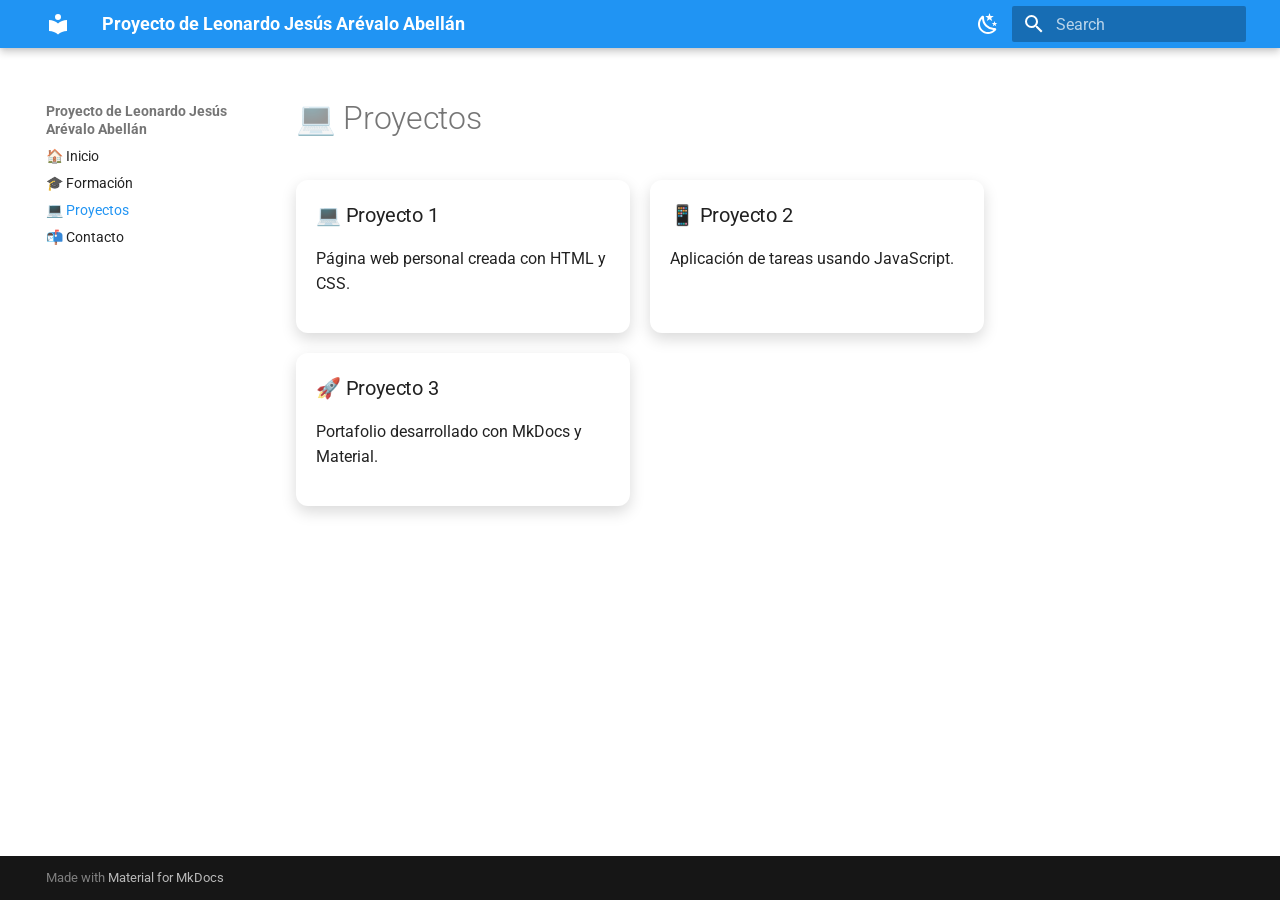
<file: proyectos/index.html>
<!doctype html>
<html lang="en" class="no-js">
  <head>
    
      <meta charset="utf-8">
      <meta name="viewport" content="width=device-width,initial-scale=1">
      
      
      
        <link rel="canonical" href="https://K6SSL69.github.io/proyecto-mkdocs/proyectos/">
      
      
        <link rel="prev" href="../formacion/">
      
      
        <link rel="next" href="../contacto/">
      
      
        
      
      
      <link rel="icon" href="../assets/images/favicon.png">
      <meta name="generator" content="mkdocs-1.6.1, mkdocs-material-9.7.1">
    
    
      
        <title>💻 Proyectos - Proyecto de Leonardo Jesús Arévalo Abellán</title>
      
    
    
      <link rel="stylesheet" href="../assets/stylesheets/main.484c7ddc.min.css">
      
        
        <link rel="stylesheet" href="../assets/stylesheets/palette.ab4e12ef.min.css">
      
      


    
    
      
    
    
      
        
        
        <link rel="preconnect" href="https://fonts.gstatic.com" crossorigin>
        <link rel="stylesheet" href="https://fonts.googleapis.com/css?family=Roboto:300,300i,400,400i,700,700i%7CRoboto+Mono:400,400i,700,700i&display=fallback">
        <style>:root{--md-text-font:"Roboto";--md-code-font:"Roboto Mono"}</style>
      
    
    
      <link rel="stylesheet" href="../stylesheets/extra.css">
    
    <script>__md_scope=new URL("..",location),__md_hash=e=>[...e].reduce(((e,_)=>(e<<5)-e+_.charCodeAt(0)),0),__md_get=(e,_=localStorage,t=__md_scope)=>JSON.parse(_.getItem(t.pathname+"."+e)),__md_set=(e,_,t=localStorage,a=__md_scope)=>{try{t.setItem(a.pathname+"."+e,JSON.stringify(_))}catch(e){}}</script>
    
      

    
    
  </head>
  
  
    
    
      
    
    
    
    
    <body dir="ltr" data-md-color-scheme="default" data-md-color-primary="blue" data-md-color-accent="indigo">
  
    
    <input class="md-toggle" data-md-toggle="drawer" type="checkbox" id="__drawer" autocomplete="off">
    <input class="md-toggle" data-md-toggle="search" type="checkbox" id="__search" autocomplete="off">
    <label class="md-overlay" for="__drawer"></label>
    <div data-md-component="skip">
      
    </div>
    <div data-md-component="announce">
      
    </div>
    
    
      

  

<header class="md-header md-header--shadow" data-md-component="header">
  <nav class="md-header__inner md-grid" aria-label="Header">
    <a href=".." title="Proyecto de Leonardo Jesús Arévalo Abellán" class="md-header__button md-logo" aria-label="Proyecto de Leonardo Jesús Arévalo Abellán" data-md-component="logo">
      
  
  <svg xmlns="http://www.w3.org/2000/svg" viewBox="0 0 24 24"><path d="M12 8a3 3 0 0 0 3-3 3 3 0 0 0-3-3 3 3 0 0 0-3 3 3 3 0 0 0 3 3m0 3.54C9.64 9.35 6.5 8 3 8v11c3.5 0 6.64 1.35 9 3.54 2.36-2.19 5.5-3.54 9-3.54V8c-3.5 0-6.64 1.35-9 3.54"/></svg>

    </a>
    <label class="md-header__button md-icon" for="__drawer">
      
      <svg xmlns="http://www.w3.org/2000/svg" viewBox="0 0 24 24"><path d="M3 6h18v2H3zm0 5h18v2H3zm0 5h18v2H3z"/></svg>
    </label>
    <div class="md-header__title" data-md-component="header-title">
      <div class="md-header__ellipsis">
        <div class="md-header__topic">
          <span class="md-ellipsis">
            Proyecto de Leonardo Jesús Arévalo Abellán
          </span>
        </div>
        <div class="md-header__topic" data-md-component="header-topic">
          <span class="md-ellipsis">
            
              💻 Proyectos
            
          </span>
        </div>
      </div>
    </div>
    
      
        <form class="md-header__option" data-md-component="palette">
  
    
    
    
    <input class="md-option" data-md-color-media="" data-md-color-scheme="default" data-md-color-primary="blue" data-md-color-accent="indigo"  aria-label="Modo oscuro"  type="radio" name="__palette" id="__palette_0">
    
      <label class="md-header__button md-icon" title="Modo oscuro" for="__palette_1" hidden>
        <svg xmlns="http://www.w3.org/2000/svg" viewBox="0 0 24 24"><path d="m17.75 4.09-2.53 1.94.91 3.06-2.63-1.81-2.63 1.81.91-3.06-2.53-1.94L12.44 4l1.06-3 1.06 3zm3.5 6.91-1.64 1.25.59 1.98-1.7-1.17-1.7 1.17.59-1.98L15.75 11l2.06-.05L18.5 9l.69 1.95zm-2.28 4.95c.83-.08 1.72 1.1 1.19 1.85-.32.45-.66.87-1.08 1.27C15.17 23 8.84 23 4.94 19.07c-3.91-3.9-3.91-10.24 0-14.14.4-.4.82-.76 1.27-1.08.75-.53 1.93.36 1.85 1.19-.27 2.86.69 5.83 2.89 8.02a9.96 9.96 0 0 0 8.02 2.89m-1.64 2.02a12.08 12.08 0 0 1-7.8-3.47c-2.17-2.19-3.33-5-3.49-7.82-2.81 3.14-2.7 7.96.31 10.98 3.02 3.01 7.84 3.12 10.98.31"/></svg>
      </label>
    
  
    
    
    
    <input class="md-option" data-md-color-media="" data-md-color-scheme="slate" data-md-color-primary="blue" data-md-color-accent="indigo"  aria-label="Modo claro"  type="radio" name="__palette" id="__palette_1">
    
      <label class="md-header__button md-icon" title="Modo claro" for="__palette_0" hidden>
        <svg xmlns="http://www.w3.org/2000/svg" viewBox="0 0 24 24"><path d="M12 7a5 5 0 0 1 5 5 5 5 0 0 1-5 5 5 5 0 0 1-5-5 5 5 0 0 1 5-5m0 2a3 3 0 0 0-3 3 3 3 0 0 0 3 3 3 3 0 0 0 3-3 3 3 0 0 0-3-3m0-7 2.39 3.42C13.65 5.15 12.84 5 12 5s-1.65.15-2.39.42zM3.34 7l4.16-.35A7.2 7.2 0 0 0 5.94 8.5c-.44.74-.69 1.5-.83 2.29zm.02 10 1.76-3.77a7.131 7.131 0 0 0 2.38 4.14zM20.65 7l-1.77 3.79a7.02 7.02 0 0 0-2.38-4.15zm-.01 10-4.14.36c.59-.51 1.12-1.14 1.54-1.86.42-.73.69-1.5.83-2.29zM12 22l-2.41-3.44c.74.27 1.55.44 2.41.44.82 0 1.63-.17 2.37-.44z"/></svg>
      </label>
    
  
</form>
      
    
    
      <script>var palette=__md_get("__palette");if(palette&&palette.color){if("(prefers-color-scheme)"===palette.color.media){var media=matchMedia("(prefers-color-scheme: light)"),input=document.querySelector(media.matches?"[data-md-color-media='(prefers-color-scheme: light)']":"[data-md-color-media='(prefers-color-scheme: dark)']");palette.color.media=input.getAttribute("data-md-color-media"),palette.color.scheme=input.getAttribute("data-md-color-scheme"),palette.color.primary=input.getAttribute("data-md-color-primary"),palette.color.accent=input.getAttribute("data-md-color-accent")}for(var[key,value]of Object.entries(palette.color))document.body.setAttribute("data-md-color-"+key,value)}</script>
    
    
    
      
      
        <label class="md-header__button md-icon" for="__search">
          
          <svg xmlns="http://www.w3.org/2000/svg" viewBox="0 0 24 24"><path d="M9.5 3A6.5 6.5 0 0 1 16 9.5c0 1.61-.59 3.09-1.56 4.23l.27.27h.79l5 5-1.5 1.5-5-5v-.79l-.27-.27A6.52 6.52 0 0 1 9.5 16 6.5 6.5 0 0 1 3 9.5 6.5 6.5 0 0 1 9.5 3m0 2C7 5 5 7 5 9.5S7 14 9.5 14 14 12 14 9.5 12 5 9.5 5"/></svg>
        </label>
        <div class="md-search" data-md-component="search" role="dialog">
  <label class="md-search__overlay" for="__search"></label>
  <div class="md-search__inner" role="search">
    <form class="md-search__form" name="search">
      <input type="text" class="md-search__input" name="query" aria-label="Search" placeholder="Search" autocapitalize="off" autocorrect="off" autocomplete="off" spellcheck="false" data-md-component="search-query" required>
      <label class="md-search__icon md-icon" for="__search">
        
        <svg xmlns="http://www.w3.org/2000/svg" viewBox="0 0 24 24"><path d="M9.5 3A6.5 6.5 0 0 1 16 9.5c0 1.61-.59 3.09-1.56 4.23l.27.27h.79l5 5-1.5 1.5-5-5v-.79l-.27-.27A6.52 6.52 0 0 1 9.5 16 6.5 6.5 0 0 1 3 9.5 6.5 6.5 0 0 1 9.5 3m0 2C7 5 5 7 5 9.5S7 14 9.5 14 14 12 14 9.5 12 5 9.5 5"/></svg>
        
        <svg xmlns="http://www.w3.org/2000/svg" viewBox="0 0 24 24"><path d="M20 11v2H8l5.5 5.5-1.42 1.42L4.16 12l7.92-7.92L13.5 5.5 8 11z"/></svg>
      </label>
      <nav class="md-search__options" aria-label="Search">
        
        <button type="reset" class="md-search__icon md-icon" title="Clear" aria-label="Clear" tabindex="-1">
          
          <svg xmlns="http://www.w3.org/2000/svg" viewBox="0 0 24 24"><path d="M19 6.41 17.59 5 12 10.59 6.41 5 5 6.41 10.59 12 5 17.59 6.41 19 12 13.41 17.59 19 19 17.59 13.41 12z"/></svg>
        </button>
      </nav>
      
    </form>
    <div class="md-search__output">
      <div class="md-search__scrollwrap" tabindex="0" data-md-scrollfix>
        <div class="md-search-result" data-md-component="search-result">
          <div class="md-search-result__meta">
            Initializing search
          </div>
          <ol class="md-search-result__list" role="presentation"></ol>
        </div>
      </div>
    </div>
  </div>
</div>
      
    
    
  </nav>
  
</header>
    
    <div class="md-container" data-md-component="container">
      
      
        
          
        
      
      <main class="md-main" data-md-component="main">
        <div class="md-main__inner md-grid">
          
            
              
              <div class="md-sidebar md-sidebar--primary" data-md-component="sidebar" data-md-type="navigation" >
                <div class="md-sidebar__scrollwrap">
                  <div class="md-sidebar__inner">
                    



<nav class="md-nav md-nav--primary" aria-label="Navigation" data-md-level="0">
  <label class="md-nav__title" for="__drawer">
    <a href=".." title="Proyecto de Leonardo Jesús Arévalo Abellán" class="md-nav__button md-logo" aria-label="Proyecto de Leonardo Jesús Arévalo Abellán" data-md-component="logo">
      
  
  <svg xmlns="http://www.w3.org/2000/svg" viewBox="0 0 24 24"><path d="M12 8a3 3 0 0 0 3-3 3 3 0 0 0-3-3 3 3 0 0 0-3 3 3 3 0 0 0 3 3m0 3.54C9.64 9.35 6.5 8 3 8v11c3.5 0 6.64 1.35 9 3.54 2.36-2.19 5.5-3.54 9-3.54V8c-3.5 0-6.64 1.35-9 3.54"/></svg>

    </a>
    Proyecto de Leonardo Jesús Arévalo Abellán
  </label>
  
  <ul class="md-nav__list" data-md-scrollfix>
    
      
      
  
  
  
  
    <li class="md-nav__item">
      <a href=".." class="md-nav__link">
        
  
  
  <span class="md-ellipsis">
    
  
    🏠 Inicio
  

    
  </span>
  
  

      </a>
    </li>
  

    
      
      
  
  
  
  
    <li class="md-nav__item">
      <a href="../formacion/" class="md-nav__link">
        
  
  
  <span class="md-ellipsis">
    
  
    🎓 Formación
  

    
  </span>
  
  

      </a>
    </li>
  

    
      
      
  
  
    
  
  
  
    <li class="md-nav__item md-nav__item--active">
      
      <input class="md-nav__toggle md-toggle" type="checkbox" id="__toc">
      
      
      
      <a href="./" class="md-nav__link md-nav__link--active">
        
  
  
  <span class="md-ellipsis">
    
  
    💻 Proyectos
  

    
  </span>
  
  

      </a>
      
    </li>
  

    
      
      
  
  
  
  
    <li class="md-nav__item">
      <a href="../contacto/" class="md-nav__link">
        
  
  
  <span class="md-ellipsis">
    
  
    📬 Contacto
  

    
  </span>
  
  

      </a>
    </li>
  

    
  </ul>
</nav>
                  </div>
                </div>
              </div>
            
            
              
              <div class="md-sidebar md-sidebar--secondary" data-md-component="sidebar" data-md-type="toc" >
                <div class="md-sidebar__scrollwrap">
                  <div class="md-sidebar__inner">
                    

<nav class="md-nav md-nav--secondary" aria-label="Table of contents">
  
  
  
  
</nav>
                  </div>
                </div>
              </div>
            
          
          
            <div class="md-content" data-md-component="content">
              
              <article class="md-content__inner md-typeset">
                
                  



<h1>💻 Proyectos</h1>

<div class="cards-container">

  <div class="card">
    <h3>💻 Proyecto 1</h3>
    <p>Página web personal creada con HTML y CSS.</p>
  </div>

  <div class="card">
    <h3>📱 Proyecto 2</h3>
    <p>Aplicación de tareas usando JavaScript.</p>
  </div>

  <div class="card">
    <h3>🚀 Proyecto 3</h3>
    <p>Portafolio desarrollado con MkDocs y Material.</p>
  </div>

</div>












                
              </article>
            </div>
          
          
<script>var target=document.getElementById(location.hash.slice(1));target&&target.name&&(target.checked=target.name.startsWith("__tabbed_"))</script>
        </div>
        
      </main>
      
        <footer class="md-footer">
  
  <div class="md-footer-meta md-typeset">
    <div class="md-footer-meta__inner md-grid">
      <div class="md-copyright">
  
  
    Made with
    <a href="https://squidfunk.github.io/mkdocs-material/" target="_blank" rel="noopener">
      Material for MkDocs
    </a>
  
</div>
      
    </div>
  </div>
</footer>
      
    </div>
    <div class="md-dialog" data-md-component="dialog">
      <div class="md-dialog__inner md-typeset"></div>
    </div>
    
    
    
      
      
      <script id="__config" type="application/json">{"annotate": null, "base": "..", "features": [], "search": "../assets/javascripts/workers/search.2c215733.min.js", "tags": null, "translations": {"clipboard.copied": "Copied to clipboard", "clipboard.copy": "Copy to clipboard", "search.result.more.one": "1 more on this page", "search.result.more.other": "# more on this page", "search.result.none": "No matching documents", "search.result.one": "1 matching document", "search.result.other": "# matching documents", "search.result.placeholder": "Type to start searching", "search.result.term.missing": "Missing", "select.version": "Select version"}, "version": null}</script>
    
    
      <script src="../assets/javascripts/bundle.79ae519e.min.js"></script>
      
    
  </body>
</html>
</file>
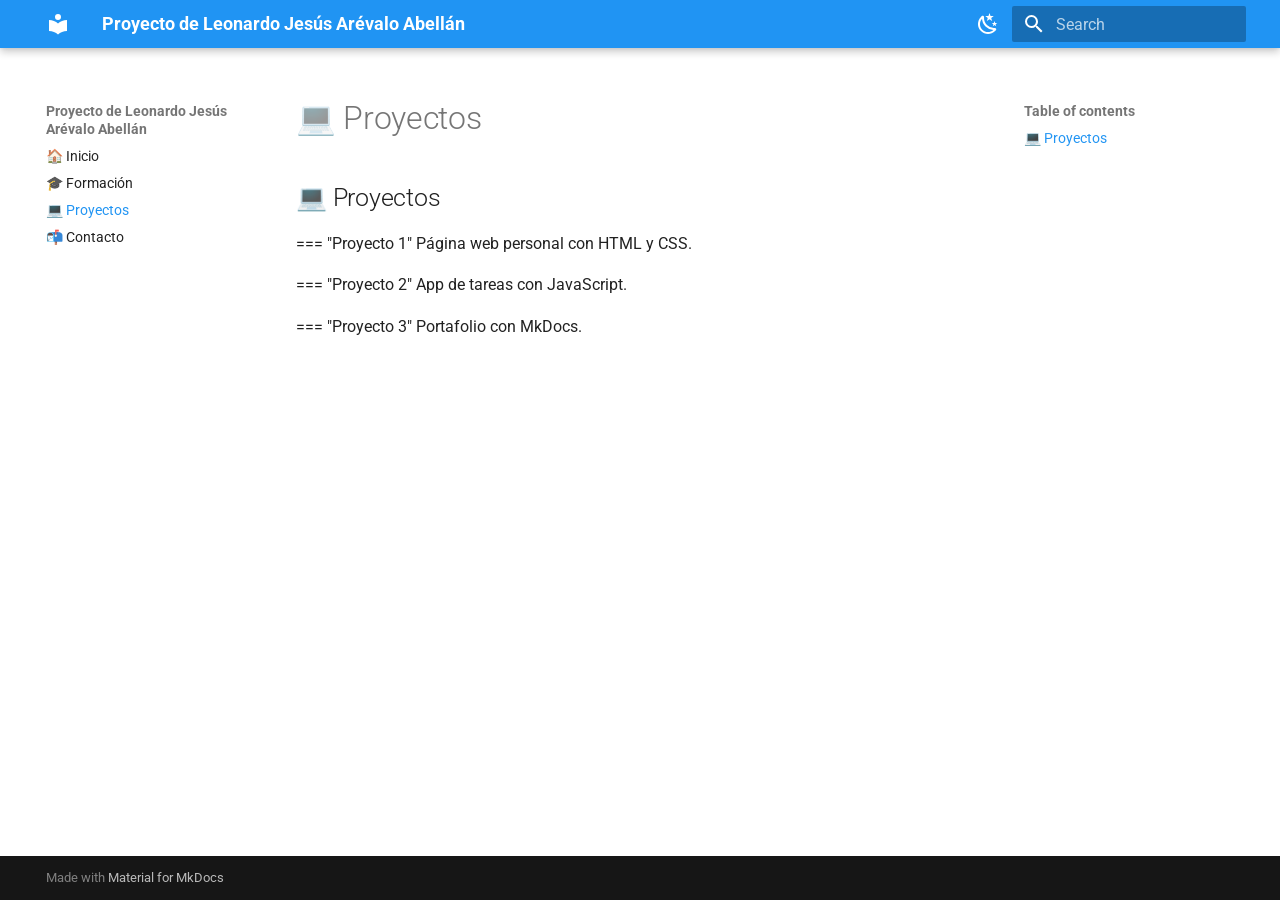
<file: site/proyectos/index.html>
<!doctype html>
<html lang="en" class="no-js">
  <head>
    
      <meta charset="utf-8">
      <meta name="viewport" content="width=device-width,initial-scale=1">
      
      
      
        <link rel="canonical" href="https://K6SSL69.github.io/proyecto-mkdocs/proyectos/">
      
      
        <link rel="prev" href="../formacion/">
      
      
        <link rel="next" href="../contacto/">
      
      
        
      
      
      <link rel="icon" href="../assets/images/favicon.png">
      <meta name="generator" content="mkdocs-1.6.1, mkdocs-material-9.7.1">
    
    
      
        <title>💻 Proyectos - Proyecto de Leonardo Jesús Arévalo Abellán</title>
      
    
    
      <link rel="stylesheet" href="../assets/stylesheets/main.484c7ddc.min.css">
      
        
        <link rel="stylesheet" href="../assets/stylesheets/palette.ab4e12ef.min.css">
      
      


    
    
      
    
    
      
        
        
        <link rel="preconnect" href="https://fonts.gstatic.com" crossorigin>
        <link rel="stylesheet" href="https://fonts.googleapis.com/css?family=Roboto:300,300i,400,400i,700,700i%7CRoboto+Mono:400,400i,700,700i&display=fallback">
        <style>:root{--md-text-font:"Roboto";--md-code-font:"Roboto Mono"}</style>
      
    
    
      <link rel="stylesheet" href="../stylesheets/extra.css">
    
    <script>__md_scope=new URL("..",location),__md_hash=e=>[...e].reduce(((e,_)=>(e<<5)-e+_.charCodeAt(0)),0),__md_get=(e,_=localStorage,t=__md_scope)=>JSON.parse(_.getItem(t.pathname+"."+e)),__md_set=(e,_,t=localStorage,a=__md_scope)=>{try{t.setItem(a.pathname+"."+e,JSON.stringify(_))}catch(e){}}</script>
    
      

    
    
  </head>
  
  
    
    
      
    
    
    
    
    <body dir="ltr" data-md-color-scheme="default" data-md-color-primary="blue" data-md-color-accent="indigo">
  
    
    <input class="md-toggle" data-md-toggle="drawer" type="checkbox" id="__drawer" autocomplete="off">
    <input class="md-toggle" data-md-toggle="search" type="checkbox" id="__search" autocomplete="off">
    <label class="md-overlay" for="__drawer"></label>
    <div data-md-component="skip">
      
        
        <a href="#proyectos" class="md-skip">
          Skip to content
        </a>
      
    </div>
    <div data-md-component="announce">
      
    </div>
    
    
      

  

<header class="md-header md-header--shadow" data-md-component="header">
  <nav class="md-header__inner md-grid" aria-label="Header">
    <a href=".." title="Proyecto de Leonardo Jesús Arévalo Abellán" class="md-header__button md-logo" aria-label="Proyecto de Leonardo Jesús Arévalo Abellán" data-md-component="logo">
      
  
  <svg xmlns="http://www.w3.org/2000/svg" viewBox="0 0 24 24"><path d="M12 8a3 3 0 0 0 3-3 3 3 0 0 0-3-3 3 3 0 0 0-3 3 3 3 0 0 0 3 3m0 3.54C9.64 9.35 6.5 8 3 8v11c3.5 0 6.64 1.35 9 3.54 2.36-2.19 5.5-3.54 9-3.54V8c-3.5 0-6.64 1.35-9 3.54"/></svg>

    </a>
    <label class="md-header__button md-icon" for="__drawer">
      
      <svg xmlns="http://www.w3.org/2000/svg" viewBox="0 0 24 24"><path d="M3 6h18v2H3zm0 5h18v2H3zm0 5h18v2H3z"/></svg>
    </label>
    <div class="md-header__title" data-md-component="header-title">
      <div class="md-header__ellipsis">
        <div class="md-header__topic">
          <span class="md-ellipsis">
            Proyecto de Leonardo Jesús Arévalo Abellán
          </span>
        </div>
        <div class="md-header__topic" data-md-component="header-topic">
          <span class="md-ellipsis">
            
              💻 Proyectos
            
          </span>
        </div>
      </div>
    </div>
    
      
        <form class="md-header__option" data-md-component="palette">
  
    
    
    
    <input class="md-option" data-md-color-media="" data-md-color-scheme="default" data-md-color-primary="blue" data-md-color-accent="indigo"  aria-label="Modo oscuro"  type="radio" name="__palette" id="__palette_0">
    
      <label class="md-header__button md-icon" title="Modo oscuro" for="__palette_1" hidden>
        <svg xmlns="http://www.w3.org/2000/svg" viewBox="0 0 24 24"><path d="m17.75 4.09-2.53 1.94.91 3.06-2.63-1.81-2.63 1.81.91-3.06-2.53-1.94L12.44 4l1.06-3 1.06 3zm3.5 6.91-1.64 1.25.59 1.98-1.7-1.17-1.7 1.17.59-1.98L15.75 11l2.06-.05L18.5 9l.69 1.95zm-2.28 4.95c.83-.08 1.72 1.1 1.19 1.85-.32.45-.66.87-1.08 1.27C15.17 23 8.84 23 4.94 19.07c-3.91-3.9-3.91-10.24 0-14.14.4-.4.82-.76 1.27-1.08.75-.53 1.93.36 1.85 1.19-.27 2.86.69 5.83 2.89 8.02a9.96 9.96 0 0 0 8.02 2.89m-1.64 2.02a12.08 12.08 0 0 1-7.8-3.47c-2.17-2.19-3.33-5-3.49-7.82-2.81 3.14-2.7 7.96.31 10.98 3.02 3.01 7.84 3.12 10.98.31"/></svg>
      </label>
    
  
    
    
    
    <input class="md-option" data-md-color-media="" data-md-color-scheme="slate" data-md-color-primary="blue" data-md-color-accent="indigo"  aria-label="Modo claro"  type="radio" name="__palette" id="__palette_1">
    
      <label class="md-header__button md-icon" title="Modo claro" for="__palette_0" hidden>
        <svg xmlns="http://www.w3.org/2000/svg" viewBox="0 0 24 24"><path d="M12 7a5 5 0 0 1 5 5 5 5 0 0 1-5 5 5 5 0 0 1-5-5 5 5 0 0 1 5-5m0 2a3 3 0 0 0-3 3 3 3 0 0 0 3 3 3 3 0 0 0 3-3 3 3 0 0 0-3-3m0-7 2.39 3.42C13.65 5.15 12.84 5 12 5s-1.65.15-2.39.42zM3.34 7l4.16-.35A7.2 7.2 0 0 0 5.94 8.5c-.44.74-.69 1.5-.83 2.29zm.02 10 1.76-3.77a7.131 7.131 0 0 0 2.38 4.14zM20.65 7l-1.77 3.79a7.02 7.02 0 0 0-2.38-4.15zm-.01 10-4.14.36c.59-.51 1.12-1.14 1.54-1.86.42-.73.69-1.5.83-2.29zM12 22l-2.41-3.44c.74.27 1.55.44 2.41.44.82 0 1.63-.17 2.37-.44z"/></svg>
      </label>
    
  
</form>
      
    
    
      <script>var palette=__md_get("__palette");if(palette&&palette.color){if("(prefers-color-scheme)"===palette.color.media){var media=matchMedia("(prefers-color-scheme: light)"),input=document.querySelector(media.matches?"[data-md-color-media='(prefers-color-scheme: light)']":"[data-md-color-media='(prefers-color-scheme: dark)']");palette.color.media=input.getAttribute("data-md-color-media"),palette.color.scheme=input.getAttribute("data-md-color-scheme"),palette.color.primary=input.getAttribute("data-md-color-primary"),palette.color.accent=input.getAttribute("data-md-color-accent")}for(var[key,value]of Object.entries(palette.color))document.body.setAttribute("data-md-color-"+key,value)}</script>
    
    
    
      
      
        <label class="md-header__button md-icon" for="__search">
          
          <svg xmlns="http://www.w3.org/2000/svg" viewBox="0 0 24 24"><path d="M9.5 3A6.5 6.5 0 0 1 16 9.5c0 1.61-.59 3.09-1.56 4.23l.27.27h.79l5 5-1.5 1.5-5-5v-.79l-.27-.27A6.52 6.52 0 0 1 9.5 16 6.5 6.5 0 0 1 3 9.5 6.5 6.5 0 0 1 9.5 3m0 2C7 5 5 7 5 9.5S7 14 9.5 14 14 12 14 9.5 12 5 9.5 5"/></svg>
        </label>
        <div class="md-search" data-md-component="search" role="dialog">
  <label class="md-search__overlay" for="__search"></label>
  <div class="md-search__inner" role="search">
    <form class="md-search__form" name="search">
      <input type="text" class="md-search__input" name="query" aria-label="Search" placeholder="Search" autocapitalize="off" autocorrect="off" autocomplete="off" spellcheck="false" data-md-component="search-query" required>
      <label class="md-search__icon md-icon" for="__search">
        
        <svg xmlns="http://www.w3.org/2000/svg" viewBox="0 0 24 24"><path d="M9.5 3A6.5 6.5 0 0 1 16 9.5c0 1.61-.59 3.09-1.56 4.23l.27.27h.79l5 5-1.5 1.5-5-5v-.79l-.27-.27A6.52 6.52 0 0 1 9.5 16 6.5 6.5 0 0 1 3 9.5 6.5 6.5 0 0 1 9.5 3m0 2C7 5 5 7 5 9.5S7 14 9.5 14 14 12 14 9.5 12 5 9.5 5"/></svg>
        
        <svg xmlns="http://www.w3.org/2000/svg" viewBox="0 0 24 24"><path d="M20 11v2H8l5.5 5.5-1.42 1.42L4.16 12l7.92-7.92L13.5 5.5 8 11z"/></svg>
      </label>
      <nav class="md-search__options" aria-label="Search">
        
        <button type="reset" class="md-search__icon md-icon" title="Clear" aria-label="Clear" tabindex="-1">
          
          <svg xmlns="http://www.w3.org/2000/svg" viewBox="0 0 24 24"><path d="M19 6.41 17.59 5 12 10.59 6.41 5 5 6.41 10.59 12 5 17.59 6.41 19 12 13.41 17.59 19 19 17.59 13.41 12z"/></svg>
        </button>
      </nav>
      
    </form>
    <div class="md-search__output">
      <div class="md-search__scrollwrap" tabindex="0" data-md-scrollfix>
        <div class="md-search-result" data-md-component="search-result">
          <div class="md-search-result__meta">
            Initializing search
          </div>
          <ol class="md-search-result__list" role="presentation"></ol>
        </div>
      </div>
    </div>
  </div>
</div>
      
    
    
  </nav>
  
</header>
    
    <div class="md-container" data-md-component="container">
      
      
        
          
        
      
      <main class="md-main" data-md-component="main">
        <div class="md-main__inner md-grid">
          
            
              
              <div class="md-sidebar md-sidebar--primary" data-md-component="sidebar" data-md-type="navigation" >
                <div class="md-sidebar__scrollwrap">
                  <div class="md-sidebar__inner">
                    



<nav class="md-nav md-nav--primary" aria-label="Navigation" data-md-level="0">
  <label class="md-nav__title" for="__drawer">
    <a href=".." title="Proyecto de Leonardo Jesús Arévalo Abellán" class="md-nav__button md-logo" aria-label="Proyecto de Leonardo Jesús Arévalo Abellán" data-md-component="logo">
      
  
  <svg xmlns="http://www.w3.org/2000/svg" viewBox="0 0 24 24"><path d="M12 8a3 3 0 0 0 3-3 3 3 0 0 0-3-3 3 3 0 0 0-3 3 3 3 0 0 0 3 3m0 3.54C9.64 9.35 6.5 8 3 8v11c3.5 0 6.64 1.35 9 3.54 2.36-2.19 5.5-3.54 9-3.54V8c-3.5 0-6.64 1.35-9 3.54"/></svg>

    </a>
    Proyecto de Leonardo Jesús Arévalo Abellán
  </label>
  
  <ul class="md-nav__list" data-md-scrollfix>
    
      
      
  
  
  
  
    <li class="md-nav__item">
      <a href=".." class="md-nav__link">
        
  
  
  <span class="md-ellipsis">
    
  
    🏠 Inicio
  

    
  </span>
  
  

      </a>
    </li>
  

    
      
      
  
  
  
  
    <li class="md-nav__item">
      <a href="../formacion/" class="md-nav__link">
        
  
  
  <span class="md-ellipsis">
    
  
    🎓 Formación
  

    
  </span>
  
  

      </a>
    </li>
  

    
      
      
  
  
    
  
  
  
    <li class="md-nav__item md-nav__item--active">
      
      <input class="md-nav__toggle md-toggle" type="checkbox" id="__toc">
      
      
      
        <label class="md-nav__link md-nav__link--active" for="__toc">
          
  
  
  <span class="md-ellipsis">
    
  
    💻 Proyectos
  

    
  </span>
  
  

          <span class="md-nav__icon md-icon"></span>
        </label>
      
      <a href="./" class="md-nav__link md-nav__link--active">
        
  
  
  <span class="md-ellipsis">
    
  
    💻 Proyectos
  

    
  </span>
  
  

      </a>
      
        

<nav class="md-nav md-nav--secondary" aria-label="Table of contents">
  
  
  
  
    <label class="md-nav__title" for="__toc">
      <span class="md-nav__icon md-icon"></span>
      Table of contents
    </label>
    <ul class="md-nav__list" data-md-component="toc" data-md-scrollfix>
      
        <li class="md-nav__item">
  <a href="#proyectos" class="md-nav__link">
    <span class="md-ellipsis">
      
        💻 Proyectos
      
    </span>
  </a>
  
</li>
      
    </ul>
  
</nav>
      
    </li>
  

    
      
      
  
  
  
  
    <li class="md-nav__item">
      <a href="../contacto/" class="md-nav__link">
        
  
  
  <span class="md-ellipsis">
    
  
    📬 Contacto
  

    
  </span>
  
  

      </a>
    </li>
  

    
  </ul>
</nav>
                  </div>
                </div>
              </div>
            
            
              
              <div class="md-sidebar md-sidebar--secondary" data-md-component="sidebar" data-md-type="toc" >
                <div class="md-sidebar__scrollwrap">
                  <div class="md-sidebar__inner">
                    

<nav class="md-nav md-nav--secondary" aria-label="Table of contents">
  
  
  
  
    <label class="md-nav__title" for="__toc">
      <span class="md-nav__icon md-icon"></span>
      Table of contents
    </label>
    <ul class="md-nav__list" data-md-component="toc" data-md-scrollfix>
      
        <li class="md-nav__item">
  <a href="#proyectos" class="md-nav__link">
    <span class="md-ellipsis">
      
        💻 Proyectos
      
    </span>
  </a>
  
</li>
      
    </ul>
  
</nav>
                  </div>
                </div>
              </div>
            
          
          
            <div class="md-content" data-md-component="content">
              
              <article class="md-content__inner md-typeset">
                
                  



  <h1>💻 Proyectos</h1>

<h2 id="proyectos">💻 Proyectos</h2>
<p>=== "Proyecto 1"
    Página web personal con HTML y CSS.</p>
<p>=== "Proyecto 2"
    App de tareas con JavaScript.</p>
<p>=== "Proyecto 3"
    Portafolio con MkDocs.</p>












                
              </article>
            </div>
          
          
<script>var target=document.getElementById(location.hash.slice(1));target&&target.name&&(target.checked=target.name.startsWith("__tabbed_"))</script>
        </div>
        
      </main>
      
        <footer class="md-footer">
  
  <div class="md-footer-meta md-typeset">
    <div class="md-footer-meta__inner md-grid">
      <div class="md-copyright">
  
  
    Made with
    <a href="https://squidfunk.github.io/mkdocs-material/" target="_blank" rel="noopener">
      Material for MkDocs
    </a>
  
</div>
      
    </div>
  </div>
</footer>
      
    </div>
    <div class="md-dialog" data-md-component="dialog">
      <div class="md-dialog__inner md-typeset"></div>
    </div>
    
    
    
      
      
      <script id="__config" type="application/json">{"annotate": null, "base": "..", "features": [], "search": "../assets/javascripts/workers/search.2c215733.min.js", "tags": null, "translations": {"clipboard.copied": "Copied to clipboard", "clipboard.copy": "Copy to clipboard", "search.result.more.one": "1 more on this page", "search.result.more.other": "# more on this page", "search.result.none": "No matching documents", "search.result.one": "1 matching document", "search.result.other": "# matching documents", "search.result.placeholder": "Type to start searching", "search.result.term.missing": "Missing", "select.version": "Select version"}, "version": null}</script>
    
    
      <script src="../assets/javascripts/bundle.79ae519e.min.js"></script>
      
    
  </body>
</html>
</file>
<file: stylesheets/extra.css>
.boton-link {
  display: inline-block;
  padding: 12px 20px;
  margin: 10px 5px;
  background-color: #3f51b5;
  color: white !important;
  border-radius: 8px;
  text-decoration: none;
  font-weight: bold;
  transition: transform 0.2s ease, box-shadow 0.2s ease;
}

.boton-link:hover {
  transform: translateY(-3px);
  box-shadow: 0 8px 15px rgba(0, 0, 0, 0.3);
}
.md-content {
  animation: fadeIn 0.6s ease-in;
}

@keyframes fadeIn {
  from {
    opacity: 0;
    transform: translateY(10px);
  }
  to {
    opacity: 1;
    transform: translateY(0);
  }
}

.cards-container {
  display: grid;
  grid-template-columns: repeat(auto-fit, minmax(250px, 1fr));
  gap: 20px;
  margin-top: 20px;
}

.card {
  background: var(--md-default-bg-color);
  border-radius: 12px;
  padding: 20px;
  box-shadow: 0 6px 15px rgba(0,0,0,0.15);
  transition: transform 0.2s ease, box-shadow 0.2s ease;
}

.card:hover {
  transform: translateY(-5px);
  box-shadow: 0 12px 25px rgba(0,0,0,0.25);
}

.card h3 {
  margin-top: 0;
}
</file>
<file: site/stylesheets/extra.css>
.boton-link {
  display: inline-block;
  padding: 12px 20px;
  margin: 10px 5px;
  background-color: #3f51b5;
  color: white !important;
  border-radius: 8px;
  text-decoration: none;
  font-weight: bold;
  transition: transform 0.2s ease, box-shadow 0.2s ease;
}

.boton-link:hover {
  transform: translateY(-3px);
  box-shadow: 0 8px 15px rgba(0, 0, 0, 0.3);
}
.md-content {
  animation: fadeIn 0.6s ease-in;
}

@keyframes fadeIn {
  from {
    opacity: 0;
    transform: translateY(10px);
  }
  to {
    opacity: 1;
    transform: translateY(0);
  }
}
</file>
<file: assets/stylesheets/main.484c7ddc.min.css>
@charset "UTF-8";html{-webkit-text-size-adjust:none;-moz-text-size-adjust:none;text-size-adjust:none;box-sizing:border-box}*,:after,:before{box-sizing:inherit}@media (prefers-reduced-motion){*,:after,:before{transition:none!important}}body{margin:0}a,button,input,label{-webkit-tap-highlight-color:transparent}a{color:inherit;text-decoration:none}hr{border:0;box-sizing:initial;display:block;height:.05rem;overflow:visible;padding:0}small{font-size:80%}sub,sup{line-height:1em}img{border-style:none}table{border-collapse:initial;border-spacing:0}td,th{font-weight:400;vertical-align:top}button{background:#0000;border:0;font-family:inherit;font-size:inherit;margin:0;padding:0}input{border:0;outline:none}:root{--md-primary-fg-color:#4051b5;--md-primary-fg-color--light:#5d6cc0;--md-primary-fg-color--dark:#303fa1;--md-primary-bg-color:#fff;--md-primary-bg-color--light:#ffffffb3;--md-accent-fg-color:#526cfe;--md-accent-fg-color--transparent:#526cfe1a;--md-accent-bg-color:#fff;--md-accent-bg-color--light:#ffffffb3}[data-md-color-scheme=default]{color-scheme:light}[data-md-color-scheme=default] img[src$="#gh-dark-mode-only"],[data-md-color-scheme=default] img[src$="#only-dark"]{display:none}:root,[data-md-color-scheme=default]{--md-hue:225deg;--md-default-fg-color:#000000de;--md-default-fg-color--light:#0000008a;--md-default-fg-color--lighter:#00000052;--md-default-fg-color--lightest:#00000012;--md-default-bg-color:#fff;--md-default-bg-color--light:#ffffffb3;--md-default-bg-color--lighter:#ffffff4d;--md-default-bg-color--lightest:#ffffff1f;--md-code-fg-color:#36464e;--md-code-bg-color:#f5f5f5;--md-code-bg-color--light:#f5f5f5b3;--md-code-bg-color--lighter:#f5f5f54d;--md-code-hl-color:#4287ff;--md-code-hl-color--light:#4287ff1a;--md-code-hl-number-color:#d52a2a;--md-code-hl-special-color:#db1457;--md-code-hl-function-color:#a846b9;--md-code-hl-constant-color:#6e59d9;--md-code-hl-keyword-color:#3f6ec6;--md-code-hl-string-color:#1c7d4d;--md-code-hl-name-color:var(--md-code-fg-color);--md-code-hl-operator-color:var(--md-default-fg-color--light);--md-code-hl-punctuation-color:var(--md-default-fg-color--light);--md-code-hl-comment-color:var(--md-default-fg-color--light);--md-code-hl-generic-color:var(--md-default-fg-color--light);--md-code-hl-variable-color:var(--md-default-fg-color--light);--md-typeset-color:var(--md-default-fg-color);--md-typeset-a-color:var(--md-primary-fg-color);--md-typeset-del-color:#f5503d26;--md-typeset-ins-color:#0bd57026;--md-typeset-kbd-color:#fafafa;--md-typeset-kbd-accent-color:#fff;--md-typeset-kbd-border-color:#b8b8b8;--md-typeset-mark-color:#ffff0080;--md-typeset-table-color:#0000001f;--md-typeset-table-color--light:rgba(0,0,0,.035);--md-admonition-fg-color:var(--md-default-fg-color);--md-admonition-bg-color:var(--md-default-bg-color);--md-warning-fg-color:#000000de;--md-warning-bg-color:#ff9;--md-footer-fg-color:#fff;--md-footer-fg-color--light:#ffffffb3;--md-footer-fg-color--lighter:#ffffff73;--md-footer-bg-color:#000000de;--md-footer-bg-color--dark:#00000052;--md-shadow-z1:0 0.2rem 0.5rem #0000000d,0 0 0.05rem #0000001a;--md-shadow-z2:0 0.2rem 0.5rem #0000001a,0 0 0.05rem #00000040;--md-shadow-z3:0 0.2rem 0.5rem #0003,0 0 0.05rem #00000059}.md-icon svg{fill:currentcolor;display:block;height:1.2rem;width:1.2rem}body{-webkit-font-smoothing:antialiased;-moz-osx-font-smoothing:grayscale;--md-text-font-family:var(--md-text-font,_),-apple-system,BlinkMacSystemFont,Helvetica,Arial,sans-serif;--md-code-font-family:var(--md-code-font,_),SFMono-Regular,Consolas,Menlo,monospace}aside,body,input{font-feature-settings:"kern","liga";color:var(--md-typeset-color);font-family:var(--md-text-font-family)}code,kbd,pre{font-feature-settings:"kern";font-family:var(--md-code-font-family)}:root{--md-typeset-table-sort-icon:url('data:image/svg+xml;charset=utf-8,<svg xmlns="http://www.w3.org/2000/svg" viewBox="0 0 24 24"><path d="m18 21-4-4h3V7h-3l4-4 4 4h-3v10h3M2 19v-2h10v2M2 13v-2h7v2M2 7V5h4v2z"/></svg>');--md-typeset-table-sort-icon--asc:url('data:image/svg+xml;charset=utf-8,<svg xmlns="http://www.w3.org/2000/svg" viewBox="0 0 24 24"><path d="M19 17h3l-4 4-4-4h3V3h2M2 17h10v2H2M6 5v2H2V5m0 6h7v2H2z"/></svg>');--md-typeset-table-sort-icon--desc:url('data:image/svg+xml;charset=utf-8,<svg xmlns="http://www.w3.org/2000/svg" viewBox="0 0 24 24"><path d="M19 7h3l-4-4-4 4h3v14h2M2 17h10v2H2M6 5v2H2V5m0 6h7v2H2z"/></svg>')}.md-typeset{-webkit-print-color-adjust:exact;color-adjust:exact;font-size:.8rem;line-height:1.6;overflow-wrap:break-word}@media print{.md-typeset{font-size:.68rem}}.md-typeset blockquote,.md-typeset dl,.md-typeset figure,.md-typeset ol,.md-typeset pre,.md-typeset ul{margin-bottom:1em;margin-top:1em}.md-typeset h1{color:var(--md-default-fg-color--light);font-size:2em;line-height:1.3;margin:0 0 1.25em}.md-typeset h1,.md-typeset h2{font-weight:300;letter-spacing:-.01em}.md-typeset h2{font-size:1.5625em;line-height:1.4;margin:1.6em 0 .64em}.md-typeset h3{font-size:1.25em;font-weight:400;letter-spacing:-.01em;line-height:1.5;margin:1.6em 0 .8em}.md-typeset h2+h3{margin-top:.8em}.md-typeset h4{font-weight:700;letter-spacing:-.01em;margin:1em 0}.md-typeset h5,.md-typeset h6{color:var(--md-default-fg-color--light);font-size:.8em;font-weight:700;letter-spacing:-.01em;margin:1.25em 0}.md-typeset h5{text-transform:uppercase}.md-typeset h5 code{text-transform:none}.md-typeset hr{border-bottom:.05rem solid var(--md-default-fg-color--lightest);display:flow-root;margin:1.5em 0}.md-typeset a{color:var(--md-typeset-a-color);word-break:break-word}.md-typeset a,.md-typeset a:before{transition:color 125ms}.md-typeset a:focus,.md-typeset a:hover{color:var(--md-accent-fg-color)}.md-typeset a:focus code,.md-typeset a:hover code{background-color:var(--md-accent-fg-color--transparent);color:var(--md-accent-fg-color)}.md-typeset a code{color:var(--md-typeset-a-color)}.md-typeset a.focus-visible{outline-color:var(--md-accent-fg-color);outline-offset:.2rem}.md-typeset code,.md-typeset kbd,.md-typeset pre{color:var(--md-code-fg-color);direction:ltr;font-variant-ligatures:none;transition:background-color 125ms}@media print{.md-typeset code,.md-typeset kbd,.md-typeset pre{white-space:pre-wrap}}.md-typeset code{background-color:var(--md-code-bg-color);border-radius:.1rem;-webkit-box-decoration-break:clone;box-decoration-break:clone;font-size:.85em;padding:0 .2941176471em;transition:color 125ms,background-color 125ms;word-break:break-word}.md-typeset code:not(.focus-visible){-webkit-tap-highlight-color:transparent;outline:none}.md-typeset pre{display:flow-root;line-height:1.4;position:relative}.md-typeset pre>code{-webkit-box-decoration-break:slice;box-decoration-break:slice;box-shadow:none;display:block;margin:0;outline-color:var(--md-accent-fg-color);overflow:auto;padding:.7720588235em 1.1764705882em;scrollbar-color:var(--md-default-fg-color--lighter) #0000;scrollbar-width:thin;touch-action:auto;word-break:normal}.md-typeset pre>code:hover{scrollbar-color:var(--md-accent-fg-color) #0000}.md-typeset pre>code::-webkit-scrollbar{height:.2rem;width:.2rem}.md-typeset pre>code::-webkit-scrollbar-thumb{background-color:var(--md-default-fg-color--lighter)}.md-typeset pre>code::-webkit-scrollbar-thumb:hover{background-color:var(--md-accent-fg-color)}.md-typeset kbd{background-color:var(--md-typeset-kbd-color);border-radius:.1rem;box-shadow:0 .1rem 0 .05rem var(--md-typeset-kbd-border-color),0 .1rem 0 var(--md-typeset-kbd-border-color),0 -.1rem .2rem var(--md-typeset-kbd-accent-color) inset;color:var(--md-default-fg-color);display:inline-block;font-size:.75em;padding:0 .6666666667em;vertical-align:text-top;word-break:break-word}.md-typeset mark{background-color:var(--md-typeset-mark-color);-webkit-box-decoration-break:clone;box-decoration-break:clone;color:inherit;word-break:break-word}.md-typeset abbr{cursor:help;text-decoration:none}.md-typeset [data-preview],.md-typeset abbr{border-bottom:.05rem dotted var(--md-default-fg-color--light)}.md-typeset small{opacity:.75}[dir=ltr] .md-typeset sub,[dir=ltr] .md-typeset sup{margin-left:.078125em}[dir=rtl] .md-typeset sub,[dir=rtl] .md-typeset sup{margin-right:.078125em}[dir=ltr] .md-typeset blockquote{padding-left:.6rem}[dir=rtl] .md-typeset blockquote{padding-right:.6rem}[dir=ltr] .md-typeset blockquote{border-left:.2rem solid var(--md-default-fg-color--lighter)}[dir=rtl] .md-typeset blockquote{border-right:.2rem solid var(--md-default-fg-color--lighter)}.md-typeset blockquote{color:var(--md-default-fg-color--light);margin-left:0;margin-right:0}.md-typeset ul{list-style-type:disc}.md-typeset ul[type]{list-style-type:revert-layer}[dir=ltr] .md-typeset ol,[dir=ltr] .md-typeset ul{margin-left:.625em}[dir=rtl] .md-typeset ol,[dir=rtl] .md-typeset ul{margin-right:.625em}.md-typeset ol,.md-typeset ul{padding:0}.md-typeset ol:not([hidden]),.md-typeset ul:not([hidden]){display:flow-root}.md-typeset ol ol,.md-typeset ul ol{list-style-type:lower-alpha}.md-typeset ol ol ol,.md-typeset ul ol ol{list-style-type:lower-roman}.md-typeset ol ol ol ol,.md-typeset ul ol ol ol{list-style-type:upper-alpha}.md-typeset ol ol ol ol ol,.md-typeset ul ol ol ol ol{list-style-type:upper-roman}.md-typeset ol[type],.md-typeset ul[type]{list-style-type:revert-layer}[dir=ltr] .md-typeset ol li,[dir=ltr] .md-typeset ul li{margin-left:1.25em}[dir=rtl] .md-typeset ol li,[dir=rtl] .md-typeset ul li{margin-right:1.25em}.md-typeset ol li,.md-typeset ul li{margin-bottom:.5em}.md-typeset ol li blockquote,.md-typeset ol li p,.md-typeset ul li blockquote,.md-typeset ul li p{margin:.5em 0}.md-typeset ol li:last-child,.md-typeset ul li:last-child{margin-bottom:0}[dir=ltr] .md-typeset ol li ol,[dir=ltr] .md-typeset ol li ul,[dir=ltr] .md-typeset ul li ol,[dir=ltr] .md-typeset ul li ul{margin-left:.625em}[dir=rtl] .md-typeset ol li ol,[dir=rtl] .md-typeset ol li ul,[dir=rtl] .md-typeset ul li ol,[dir=rtl] .md-typeset ul li ul{margin-right:.625em}.md-typeset ol li ol,.md-typeset ol li ul,.md-typeset ul li ol,.md-typeset ul li ul{margin-bottom:.5em;margin-top:.5em}[dir=ltr] .md-typeset dd{margin-left:1.875em}[dir=rtl] .md-typeset dd{margin-right:1.875em}.md-typeset dd{margin-bottom:1.5em;margin-top:1em}.md-typeset img,.md-typeset svg,.md-typeset video{height:auto;max-width:100%}.md-typeset img[align=left]{margin:1em 1em 1em 0}.md-typeset img[align=right]{margin:1em 0 1em 1em}.md-typeset img[align]:only-child{margin-top:0}.md-typeset figure{display:flow-root;margin:1em auto;max-width:100%;text-align:center;width:fit-content}.md-typeset figure img{display:block;margin:0 auto}.md-typeset figcaption{font-style:italic;margin:1em auto;max-width:24rem}.md-typeset iframe{max-width:100%}.md-typeset table:not([class]){background-color:var(--md-default-bg-color);border:.05rem solid var(--md-typeset-table-color);border-radius:.1rem;display:inline-block;font-size:.64rem;max-width:100%;overflow:auto;touch-action:auto}@media print{.md-typeset table:not([class]){display:table}}.md-typeset table:not([class])+*{margin-top:1.5em}.md-typeset table:not([class]) td>:first-child,.md-typeset table:not([class]) th>:first-child{margin-top:0}.md-typeset table:not([class]) td>:last-child,.md-typeset table:not([class]) th>:last-child{margin-bottom:0}.md-typeset table:not([class]) td:not([align]),.md-typeset table:not([class]) th:not([align]){text-align:left}[dir=rtl] .md-typeset table:not([class]) td:not([align]),[dir=rtl] .md-typeset table:not([class]) th:not([align]){text-align:right}.md-typeset table:not([class]) th{font-weight:700;min-width:5rem;padding:.9375em 1.25em;vertical-align:top}.md-typeset table:not([class]) td{border-top:.05rem solid var(--md-typeset-table-color);padding:.9375em 1.25em;vertical-align:top}.md-typeset table:not([class]) tbody tr{transition:background-color 125ms}.md-typeset table:not([class]) tbody tr:hover{background-color:var(--md-typeset-table-color--light);box-shadow:0 .05rem 0 var(--md-default-bg-color) inset}.md-typeset table:not([class]) a{word-break:normal}.md-typeset table th[role=columnheader]{cursor:pointer}[dir=ltr] .md-typeset table th[role=columnheader]:after{margin-left:.5em}[dir=rtl] .md-typeset table th[role=columnheader]:after{margin-right:.5em}.md-typeset table th[role=columnheader]:after{content:"";display:inline-block;height:1.2em;-webkit-mask-image:var(--md-typeset-table-sort-icon);mask-image:var(--md-typeset-table-sort-icon);-webkit-mask-repeat:no-repeat;mask-repeat:no-repeat;-webkit-mask-size:contain;mask-size:contain;transition:background-color 125ms;vertical-align:text-bottom;width:1.2em}.md-typeset table th[role=columnheader]:hover:after{background-color:var(--md-default-fg-color--lighter)}.md-typeset table th[role=columnheader][aria-sort=ascending]:after{background-color:var(--md-default-fg-color--light);-webkit-mask-image:var(--md-typeset-table-sort-icon--asc);mask-image:var(--md-typeset-table-sort-icon--asc)}.md-typeset table th[role=columnheader][aria-sort=descending]:after{background-color:var(--md-default-fg-color--light);-webkit-mask-image:var(--md-typeset-table-sort-icon--desc);mask-image:var(--md-typeset-table-sort-icon--desc)}.md-typeset__scrollwrap{margin:1em -.8rem;overflow-x:auto;touch-action:auto}.md-typeset__table{display:inline-block;margin-bottom:.5em;padding:0 .8rem}@media print{.md-typeset__table{display:block}}html .md-typeset__table table{display:table;margin:0;overflow:hidden;width:100%}@media screen and (max-width:44.984375em){.md-content__inner>pre{margin:1em -.8rem}.md-content__inner>pre code{border-radius:0}}.md-typeset .md-author{border-radius:100%;display:block;flex-shrink:0;height:1.6rem;overflow:hidden;position:relative;transition:color 125ms,transform 125ms;width:1.6rem}.md-typeset .md-author img{display:block}.md-typeset .md-author--more{background:var(--md-default-fg-color--lightest);color:var(--md-default-fg-color--lighter);font-size:.6rem;font-weight:700;line-height:1.6rem;text-align:center}.md-typeset .md-author--long{height:2.4rem;width:2.4rem}.md-typeset a.md-author{transform:scale(1)}.md-typeset a.md-author img{border-radius:100%;filter:grayscale(100%) opacity(75%);transition:filter 125ms}.md-typeset a.md-author:focus,.md-typeset a.md-author:hover{transform:scale(1.1);z-index:1}.md-typeset a.md-author:focus img,.md-typeset a.md-author:hover img{filter:grayscale(0)}.md-banner{background-color:var(--md-footer-bg-color);color:var(--md-footer-fg-color);overflow:auto}@media print{.md-banner{display:none}}.md-banner--warning{background-color:var(--md-warning-bg-color);color:var(--md-warning-fg-color)}.md-banner__inner{font-size:.7rem;margin:.6rem auto;padding:0 .8rem}[dir=ltr] .md-banner__button{float:right}[dir=rtl] .md-banner__button{float:left}.md-banner__button{color:inherit;cursor:pointer;transition:opacity .25s}.no-js .md-banner__button{display:none}.md-banner__button:hover{opacity:.7}html{font-size:125%;height:100%;overflow-x:hidden}@media screen and (min-width:100em){html{font-size:137.5%}}@media screen and (min-width:125em){html{font-size:150%}}body{background-color:var(--md-default-bg-color);display:flex;flex-direction:column;font-size:.5rem;min-height:100%;position:relative;width:100%}@media print{body{display:block}}@media screen and (max-width:59.984375em){body[data-md-scrolllock]{position:fixed}}.md-grid{margin-left:auto;margin-right:auto;max-width:61rem}.md-container{display:flex;flex-direction:column;flex-grow:1}@media print{.md-container{display:block}}.md-main{flex-grow:1}.md-main__inner{display:flex;height:100%;margin-top:1.5rem}.md-ellipsis{overflow:hidden;text-overflow:ellipsis}.md-toggle{display:none}.md-option{height:0;opacity:0;position:absolute;width:0}.md-option:checked+label:not([hidden]){display:block}.md-option.focus-visible+label{outline-color:var(--md-accent-fg-color);outline-style:auto}.md-skip{background-color:var(--md-default-fg-color);border-radius:.1rem;color:var(--md-default-bg-color);font-size:.64rem;margin:.5rem;opacity:0;outline-color:var(--md-accent-fg-color);padding:.3rem .5rem;position:fixed;transform:translateY(.4rem);z-index:-1}.md-skip:focus{opacity:1;transform:translateY(0);transition:transform .25s cubic-bezier(.4,0,.2,1),opacity 175ms 75ms;z-index:10}@page{margin:25mm}:root{--md-clipboard-icon:url('data:image/svg+xml;charset=utf-8,<svg xmlns="http://www.w3.org/2000/svg" viewBox="0 0 24 24"><path d="M19 21H8V7h11m0-2H8a2 2 0 0 0-2 2v14a2 2 0 0 0 2 2h11a2 2 0 0 0 2-2V7a2 2 0 0 0-2-2m-3-4H4a2 2 0 0 0-2 2v14h2V3h12z"/></svg>')}.md-clipboard{border-radius:.1rem;color:var(--md-default-fg-color--lightest);cursor:pointer;height:1.5em;outline-color:var(--md-accent-fg-color);outline-offset:.1rem;transition:color .25s;width:1.5em;z-index:1}@media print{.md-clipboard{display:none}}.md-clipboard:not(.focus-visible){-webkit-tap-highlight-color:transparent;outline:none}:hover>.md-clipboard{color:var(--md-default-fg-color--light)}.md-clipboard:focus,.md-clipboard:hover{color:var(--md-accent-fg-color)}.md-clipboard:after{background-color:currentcolor;content:"";display:block;height:1.125em;margin:0 auto;-webkit-mask-image:var(--md-clipboard-icon);mask-image:var(--md-clipboard-icon);-webkit-mask-position:center;mask-position:center;-webkit-mask-repeat:no-repeat;mask-repeat:no-repeat;-webkit-mask-size:contain;mask-size:contain;width:1.125em}.md-clipboard--inline{cursor:pointer}.md-clipboard--inline code{transition:color .25s,background-color .25s}.md-clipboard--inline:focus code,.md-clipboard--inline:hover code{background-color:var(--md-accent-fg-color--transparent);color:var(--md-accent-fg-color)}:root{--md-code-select-icon:url('data:image/svg+xml;charset=utf-8,<svg xmlns="http://www.w3.org/2000/svg" viewBox="0 0 24 24"><path d="M19 19h-4v2h4c1.1 0 2-.9 2-2v-4h-2m0-12h-4v2h4v4h2V5c0-1.1-.9-2-2-2M5 5h4V3H5c-1.1 0-2 .9-2 2v4h2m0 6H3v4c0 1.1.9 2 2 2h4v-2H5zm2-4h2v2H7zm4 0h2v2h-2zm4 0h2v2h-2zM7 7h2v2H7zm4 0h2v2h-2zm4 0h2v2h-2zm-8 8h2v2H7zm4 0h2v2h-2zm4 0h2v2h-2z"/></svg>');--md-code-copy-icon:url('data:image/svg+xml;charset=utf-8,<svg xmlns="http://www.w3.org/2000/svg" viewBox="0 0 24 24"><path d="M19 21H8V7h11m0-2H8a2 2 0 0 0-2 2v14a2 2 0 0 0 2 2h11a2 2 0 0 0 2-2V7a2 2 0 0 0-2-2m-3-4H4a2 2 0 0 0-2 2v14h2V3h12z"/></svg>')}.md-typeset .md-code__content{display:grid}.md-code__nav{background-color:var(--md-code-bg-color--lighter);border-radius:.1rem;display:flex;gap:.2rem;padding:.2rem;position:absolute;right:.25em;top:.25em;transition:background-color .25s;z-index:1}:hover>.md-code__nav{background-color:var(--md-code-bg-color--light)}.md-code__button{color:var(--md-default-fg-color--lightest);cursor:pointer;display:block;height:1.5em;outline-color:var(--md-accent-fg-color);outline-offset:.1rem;transition:color .25s;width:1.5em}:hover>*>.md-code__button{color:var(--md-default-fg-color--light)}.md-code__button.focus-visible,.md-code__button:hover{color:var(--md-accent-fg-color)}.md-code__button--active{color:var(--md-default-fg-color)!important}.md-code__button:after{background-color:currentcolor;content:"";display:block;height:1.125em;margin:0 auto;-webkit-mask-position:center;mask-position:center;-webkit-mask-repeat:no-repeat;mask-repeat:no-repeat;-webkit-mask-size:contain;mask-size:contain;width:1.125em}.md-code__button[data-md-type=select]:after{-webkit-mask-image:var(--md-code-select-icon);mask-image:var(--md-code-select-icon)}.md-code__button[data-md-type=copy]:after{-webkit-mask-image:var(--md-code-copy-icon);mask-image:var(--md-code-copy-icon)}@keyframes consent{0%{opacity:0;transform:translateY(100%)}to{opacity:1;transform:translateY(0)}}@keyframes overlay{0%{opacity:0}to{opacity:1}}.md-consent__overlay{animation:overlay .25s both;-webkit-backdrop-filter:blur(.1rem);backdrop-filter:blur(.1rem);background-color:#0000008a;height:100%;opacity:1;position:fixed;top:0;width:100%;z-index:5}.md-consent__inner{animation:consent .5s cubic-bezier(.1,.7,.1,1) both;background-color:var(--md-default-bg-color);border:0;border-radius:.1rem;bottom:0;box-shadow:0 0 .2rem #0000001a,0 .2rem .4rem #0003;max-height:100%;overflow:auto;padding:0;position:fixed;width:100%;z-index:5}.md-consent__form{padding:.8rem}.md-consent__settings{display:none;margin:1em 0}input:checked+.md-consent__settings{display:block}.md-consent__controls{margin-bottom:.8rem}.md-typeset .md-consent__controls .md-button{display:inline}@media screen and (max-width:44.984375em){.md-typeset .md-consent__controls .md-button{display:block;margin-top:.4rem;text-align:center;width:100%}}.md-consent label{cursor:pointer}.md-content{flex-grow:1;min-width:0}.md-content__inner{margin:0 .8rem 1.2rem;padding-top:.6rem}@media screen and (min-width:76.25em){[dir=ltr] .md-sidebar--primary:not([hidden])~.md-content>.md-content__inner{margin-left:1.2rem}[dir=ltr] .md-sidebar--secondary:not([hidden])~.md-content>.md-content__inner,[dir=rtl] .md-sidebar--primary:not([hidden])~.md-content>.md-content__inner{margin-right:1.2rem}[dir=rtl] .md-sidebar--secondary:not([hidden])~.md-content>.md-content__inner{margin-left:1.2rem}}.md-content__inner:before{content:"";display:block;height:.4rem}.md-content__inner>:last-child{margin-bottom:0}[dir=ltr] .md-content__button{float:right}[dir=rtl] .md-content__button{float:left}[dir=ltr] .md-content__button{margin-left:.4rem}[dir=rtl] .md-content__button{margin-right:.4rem}.md-content__button{margin:.4rem 0;padding:0}@media print{.md-content__button{display:none}}.md-typeset .md-content__button{color:var(--md-default-fg-color--lighter)}.md-content__button svg{display:inline;vertical-align:top}[dir=rtl] .md-content__button svg{transform:scaleX(-1)}[dir=ltr] .md-dialog{right:.8rem}[dir=rtl] .md-dialog{left:.8rem}.md-dialog{background-color:var(--md-default-fg-color);border-radius:.1rem;bottom:.8rem;box-shadow:var(--md-shadow-z3);min-width:11.1rem;opacity:0;padding:.4rem .6rem;pointer-events:none;position:fixed;transform:translateY(100%);transition:transform 0ms .4s,opacity .4s;z-index:4}@media print{.md-dialog{display:none}}.md-dialog--active{opacity:1;pointer-events:auto;transform:translateY(0);transition:transform .4s cubic-bezier(.075,.85,.175,1),opacity .4s}.md-dialog__inner{color:var(--md-default-bg-color);font-size:.7rem}.md-feedback{margin:2em 0 1em;text-align:center}.md-feedback fieldset{border:none;margin:0;padding:0}.md-feedback__title{font-weight:700;margin:1em auto}.md-feedback__inner{position:relative}.md-feedback__list{display:flex;flex-wrap:wrap;place-content:baseline center;position:relative}.md-feedback__list:hover .md-icon:not(:disabled){color:var(--md-default-fg-color--lighter)}:disabled .md-feedback__list{min-height:1.8rem}.md-feedback__icon{color:var(--md-default-fg-color--light);cursor:pointer;flex-shrink:0;margin:0 .1rem;transition:color 125ms}.md-feedback__icon:not(:disabled).md-icon:hover{color:var(--md-accent-fg-color)}.md-feedback__icon:disabled{color:var(--md-default-fg-color--lightest);pointer-events:none}.md-feedback__note{opacity:0;position:relative;transform:translateY(.4rem);transition:transform .4s cubic-bezier(.1,.7,.1,1),opacity .15s}.md-feedback__note>*{margin:0 auto;max-width:16rem}:disabled .md-feedback__note{opacity:1;transform:translateY(0)}@media print{.md-feedback{display:none}}.md-footer{background-color:var(--md-footer-bg-color);color:var(--md-footer-fg-color)}@media print{.md-footer{display:none}}.md-footer__inner{justify-content:space-between;overflow:auto;padding:.2rem}.md-footer__inner:not([hidden]){display:flex}.md-footer__link{align-items:end;display:flex;flex-grow:0.01;margin-bottom:.4rem;margin-top:1rem;max-width:100%;outline-color:var(--md-accent-fg-color);overflow:hidden;transition:opacity .25s}.md-footer__link:focus,.md-footer__link:hover{opacity:.7}[dir=rtl] .md-footer__link svg{transform:scaleX(-1)}@media screen and (max-width:44.984375em){.md-footer__link--prev{flex-shrink:0}.md-footer__link--prev .md-footer__title{display:none}}[dir=ltr] .md-footer__link--next{margin-left:auto}[dir=rtl] .md-footer__link--next{margin-right:auto}.md-footer__link--next{text-align:right}[dir=rtl] .md-footer__link--next{text-align:left}.md-footer__title{flex-grow:1;font-size:.9rem;margin-bottom:.7rem;max-width:calc(100% - 2.4rem);padding:0 1rem;white-space:nowrap}.md-footer__button{margin:.2rem;padding:.4rem}.md-footer__direction{font-size:.64rem;opacity:.7}.md-footer-meta{background-color:var(--md-footer-bg-color--dark)}.md-footer-meta__inner{display:flex;flex-wrap:wrap;justify-content:space-between;padding:.2rem}html .md-footer-meta.md-typeset a{color:var(--md-footer-fg-color--light)}html .md-footer-meta.md-typeset a:focus,html .md-footer-meta.md-typeset a:hover{color:var(--md-footer-fg-color)}.md-copyright{color:var(--md-footer-fg-color--lighter);font-size:.64rem;margin:auto .6rem;padding:.4rem 0;width:100%}@media screen and (min-width:45em){.md-copyright{width:auto}}.md-copyright__highlight{color:var(--md-footer-fg-color--light)}.md-social{display:inline-flex;gap:.2rem;margin:0 .4rem;padding:.2rem 0 .6rem}@media screen and (min-width:45em){.md-social{padding:.6rem 0}}.md-social__link{display:inline-block;height:1.6rem;text-align:center;width:1.6rem}.md-social__link:before{line-height:1.9}.md-social__link svg{fill:currentcolor;max-height:.8rem;vertical-align:-25%}.md-typeset .md-button{border:.1rem solid;border-radius:.1rem;color:var(--md-primary-fg-color);cursor:pointer;display:inline-block;font-weight:700;padding:.625em 2em;transition:color 125ms,background-color 125ms,border-color 125ms}.md-typeset .md-button--primary{background-color:var(--md-primary-fg-color);border-color:var(--md-primary-fg-color);color:var(--md-primary-bg-color)}.md-typeset .md-button:focus,.md-typeset .md-button:hover{background-color:var(--md-accent-fg-color);border-color:var(--md-accent-fg-color);color:var(--md-accent-bg-color)}[dir=ltr] .md-typeset .md-input{border-top-left-radius:.1rem}[dir=ltr] .md-typeset .md-input,[dir=rtl] .md-typeset .md-input{border-top-right-radius:.1rem}[dir=rtl] .md-typeset .md-input{border-top-left-radius:.1rem}.md-typeset .md-input{border-bottom:.1rem solid var(--md-default-fg-color--lighter);box-shadow:var(--md-shadow-z1);font-size:.8rem;height:1.8rem;padding:0 .6rem;transition:border .25s,box-shadow .25s}.md-typeset .md-input:focus,.md-typeset .md-input:hover{border-bottom-color:var(--md-accent-fg-color);box-shadow:var(--md-shadow-z2)}.md-typeset .md-input--stretch{width:100%}.md-header{background-color:var(--md-primary-fg-color);box-shadow:0 0 .2rem #0000,0 .2rem .4rem #0000;color:var(--md-primary-bg-color);display:block;left:0;position:sticky;right:0;top:0;z-index:4}@media print{.md-header{display:none}}.md-header[hidden]{transform:translateY(-100%);transition:transform .25s cubic-bezier(.8,0,.6,1),box-shadow .25s}.md-header--shadow{box-shadow:0 0 .2rem #0000001a,0 .2rem .4rem #0003;transition:transform .25s cubic-bezier(.1,.7,.1,1),box-shadow .25s}.md-header__inner{align-items:center;display:flex;padding:0 .2rem}.md-header__button{color:currentcolor;cursor:pointer;margin:.2rem;outline-color:var(--md-accent-fg-color);padding:.4rem;position:relative;transition:opacity .25s;vertical-align:middle;z-index:1}.md-header__button:hover{opacity:.7}.md-header__button:not([hidden]){display:inline-block}.md-header__button:not(.focus-visible){-webkit-tap-highlight-color:transparent;outline:none}.md-header__button.md-logo{margin:.2rem;padding:.4rem}@media screen and (max-width:76.234375em){.md-header__button.md-logo{display:none}}.md-header__button.md-logo img,.md-header__button.md-logo svg{fill:currentcolor;display:block;height:1.2rem;width:auto}@media screen and (min-width:60em){.md-header__button[for=__search]{display:none}}.no-js .md-header__button[for=__search]{display:none}[dir=rtl] .md-header__button[for=__search] svg{transform:scaleX(-1)}@media screen and (min-width:76.25em){.md-header__button[for=__drawer]{display:none}}.md-header__topic{display:flex;max-width:100%;position:absolute;transition:transform .4s cubic-bezier(.1,.7,.1,1),opacity .15s;white-space:nowrap}.md-header__topic+.md-header__topic{opacity:0;pointer-events:none;transform:translateX(1.25rem);transition:transform .4s cubic-bezier(1,.7,.1,.1),opacity .15s;z-index:-1}[dir=rtl] .md-header__topic+.md-header__topic{transform:translateX(-1.25rem)}.md-header__topic:first-child{font-weight:700}[dir=ltr] .md-header__title{margin-left:1rem;margin-right:.4rem}[dir=rtl] .md-header__title{margin-left:.4rem;margin-right:1rem}.md-header__title{flex-grow:1;font-size:.9rem;height:2.4rem;line-height:2.4rem}.md-header__title--active .md-header__topic{opacity:0;pointer-events:none;transform:translateX(-1.25rem);transition:transform .4s cubic-bezier(1,.7,.1,.1),opacity .15s;z-index:-1}[dir=rtl] .md-header__title--active .md-header__topic{transform:translateX(1.25rem)}.md-header__title--active .md-header__topic+.md-header__topic{opacity:1;pointer-events:auto;transform:translateX(0);transition:transform .4s cubic-bezier(.1,.7,.1,1),opacity .15s;z-index:0}.md-header__title>.md-header__ellipsis{height:100%;position:relative;width:100%}.md-header__option{display:flex;flex-shrink:0;max-width:100%;transition:max-width 0ms .25s,opacity .25s .25s;white-space:nowrap}[data-md-toggle=search]:checked~.md-header .md-header__option{max-width:0;opacity:0;transition:max-width 0ms,opacity 0ms}.md-header__option>input{bottom:0}.md-header__source{display:none}@media screen and (min-width:60em){[dir=ltr] .md-header__source{margin-left:1rem}[dir=rtl] .md-header__source{margin-right:1rem}.md-header__source{display:block;max-width:11.7rem;width:11.7rem}}@media screen and (min-width:76.25em){[dir=ltr] .md-header__source{margin-left:1.4rem}[dir=rtl] .md-header__source{margin-right:1.4rem}}.md-meta{color:var(--md-default-fg-color--light);font-size:.7rem;line-height:1.3}.md-meta__list{display:inline-flex;flex-wrap:wrap;list-style:none;margin:0;padding:0}.md-meta__item:not(:last-child):after{content:"·";margin-left:.2rem;margin-right:.2rem}.md-meta__link{color:var(--md-typeset-a-color)}.md-meta__link:focus,.md-meta__link:hover{color:var(--md-accent-fg-color)}.md-draft{background-color:#ff1744;border-radius:.125em;color:#fff;display:inline-block;font-weight:700;padding-left:.5714285714em;padding-right:.5714285714em}:root{--md-nav-icon--prev:url('data:image/svg+xml;charset=utf-8,<svg xmlns="http://www.w3.org/2000/svg" viewBox="0 0 24 24"><path d="M20 11v2H8l5.5 5.5-1.42 1.42L4.16 12l7.92-7.92L13.5 5.5 8 11z"/></svg>');--md-nav-icon--next:url('data:image/svg+xml;charset=utf-8,<svg xmlns="http://www.w3.org/2000/svg" viewBox="0 0 24 24"><path d="M8.59 16.58 13.17 12 8.59 7.41 10 6l6 6-6 6z"/></svg>');--md-toc-icon:url('data:image/svg+xml;charset=utf-8,<svg xmlns="http://www.w3.org/2000/svg" viewBox="0 0 24 24"><path d="M3 9h14V7H3zm0 4h14v-2H3zm0 4h14v-2H3zm16 0h2v-2h-2zm0-10v2h2V7zm0 6h2v-2h-2z"/></svg>')}.md-nav{font-size:.7rem;line-height:1.3}.md-nav__title{color:var(--md-default-fg-color--light);display:block;font-weight:700;overflow:hidden;padding:0 .6rem;text-overflow:ellipsis}.md-nav__title .md-nav__button{display:none}.md-nav__title .md-nav__button img{height:100%;width:auto}.md-nav__title .md-nav__button.md-logo img,.md-nav__title .md-nav__button.md-logo svg{fill:currentcolor;display:block;height:2.4rem;max-width:100%;object-fit:contain;width:auto}.md-nav__list{list-style:none;margin:0;padding:0}.md-nav__link{align-items:flex-start;display:flex;gap:.4rem;margin-top:.625em;scroll-snap-align:start;transition:color 125ms}.md-nav__link--passed,.md-nav__link--passed code{color:var(--md-default-fg-color--light)}.md-nav__item .md-nav__link--active,.md-nav__item .md-nav__link--active code{color:var(--md-typeset-a-color)}.md-nav__link .md-ellipsis{position:relative}.md-nav__link .md-ellipsis code{word-break:normal}[dir=ltr] .md-nav__link .md-icon:last-child{margin-left:auto}[dir=rtl] .md-nav__link .md-icon:last-child{margin-right:auto}.md-nav__link .md-typeset{font-size:.7rem;line-height:1.3}.md-nav__link svg{fill:currentcolor;flex-shrink:0;height:1.3em;position:relative}.md-nav__link[for]:focus,.md-nav__link[for]:hover,.md-nav__link[href]:focus,.md-nav__link[href]:hover{color:var(--md-accent-fg-color);cursor:pointer}.md-nav__link[for]:focus code,.md-nav__link[for]:hover code,.md-nav__link[href]:focus code,.md-nav__link[href]:hover code{background-color:var(--md-accent-fg-color--transparent);color:var(--md-accent-fg-color)}.md-nav__link.focus-visible{outline-color:var(--md-accent-fg-color);outline-offset:.2rem}.md-nav--primary .md-nav__link[for=__toc]{display:none}.md-nav--primary .md-nav__link[for=__toc] .md-icon:after{background-color:currentcolor;display:block;height:100%;-webkit-mask-image:var(--md-toc-icon);mask-image:var(--md-toc-icon);width:100%}.md-nav--primary .md-nav__link[for=__toc]~.md-nav{display:none}.md-nav__container>.md-nav__link{margin-top:0}.md-nav__container>.md-nav__link:first-child{flex-grow:1;min-width:0}.md-nav__icon{flex-shrink:0}.md-nav__source{display:none}@media screen and (max-width:76.234375em){.md-nav--primary,.md-nav--primary .md-nav{background-color:var(--md-default-bg-color);display:flex;flex-direction:column;height:100%;left:0;position:absolute;right:0;top:0;z-index:1}.md-nav--primary .md-nav__item,.md-nav--primary .md-nav__title{font-size:.8rem;line-height:1.5}.md-nav--primary .md-nav__title{background-color:var(--md-default-fg-color--lightest);color:var(--md-default-fg-color--light);cursor:pointer;height:5.6rem;line-height:2.4rem;padding:3rem .8rem .2rem;position:relative;white-space:nowrap}[dir=ltr] .md-nav--primary .md-nav__title .md-nav__icon{left:.4rem}[dir=rtl] .md-nav--primary .md-nav__title .md-nav__icon{right:.4rem}.md-nav--primary .md-nav__title .md-nav__icon{display:block;height:1.2rem;margin:.2rem;position:absolute;top:.4rem;width:1.2rem}.md-nav--primary .md-nav__title .md-nav__icon:after{background-color:currentcolor;content:"";display:block;height:100%;-webkit-mask-image:var(--md-nav-icon--prev);mask-image:var(--md-nav-icon--prev);-webkit-mask-position:center;mask-position:center;-webkit-mask-repeat:no-repeat;mask-repeat:no-repeat;-webkit-mask-size:contain;mask-size:contain;width:100%}.md-nav--primary .md-nav__title~.md-nav__list{background-color:var(--md-default-bg-color);box-shadow:0 .05rem 0 var(--md-default-fg-color--lightest) inset;overflow-y:auto;scroll-snap-type:y mandatory;touch-action:pan-y}.md-nav--primary .md-nav__title~.md-nav__list>:first-child{border-top:0}.md-nav--primary .md-nav__title[for=__drawer]{background-color:var(--md-primary-fg-color);color:var(--md-primary-bg-color);font-weight:700}.md-nav--primary .md-nav__title .md-logo{display:block;left:.2rem;margin:.2rem;padding:.4rem;position:absolute;right:.2rem;top:.2rem}.md-nav--primary .md-nav__list{flex:1}.md-nav--primary .md-nav__item{border-top:.05rem solid var(--md-default-fg-color--lightest)}.md-nav--primary .md-nav__item--active>.md-nav__link{color:var(--md-typeset-a-color)}.md-nav--primary .md-nav__item--active>.md-nav__link:focus,.md-nav--primary .md-nav__item--active>.md-nav__link:hover{color:var(--md-accent-fg-color)}.md-nav--primary .md-nav__link{margin-top:0;padding:.6rem .8rem}.md-nav--primary .md-nav__link svg{margin-top:.1em}.md-nav--primary .md-nav__link>.md-nav__link{padding:0}[dir=ltr] .md-nav--primary .md-nav__link .md-nav__icon{margin-right:-.2rem}[dir=rtl] .md-nav--primary .md-nav__link .md-nav__icon{margin-left:-.2rem}.md-nav--primary .md-nav__link .md-nav__icon{font-size:1.2rem;height:1.2rem;width:1.2rem}.md-nav--primary .md-nav__link .md-nav__icon:after{background-color:currentcolor;content:"";display:block;height:100%;-webkit-mask-image:var(--md-nav-icon--next);mask-image:var(--md-nav-icon--next);-webkit-mask-position:center;mask-position:center;-webkit-mask-repeat:no-repeat;mask-repeat:no-repeat;-webkit-mask-size:contain;mask-size:contain;width:100%}[dir=rtl] .md-nav--primary .md-nav__icon:after{transform:scale(-1)}.md-nav--primary .md-nav--secondary .md-nav{background-color:initial;position:static}[dir=ltr] .md-nav--primary .md-nav--secondary .md-nav .md-nav__link{padding-left:1.4rem}[dir=rtl] .md-nav--primary .md-nav--secondary .md-nav .md-nav__link{padding-right:1.4rem}[dir=ltr] .md-nav--primary .md-nav--secondary .md-nav .md-nav .md-nav__link{padding-left:2rem}[dir=rtl] .md-nav--primary .md-nav--secondary .md-nav .md-nav .md-nav__link{padding-right:2rem}[dir=ltr] .md-nav--primary .md-nav--secondary .md-nav .md-nav .md-nav .md-nav__link{padding-left:2.6rem}[dir=rtl] .md-nav--primary .md-nav--secondary .md-nav .md-nav .md-nav .md-nav__link{padding-right:2.6rem}[dir=ltr] .md-nav--primary .md-nav--secondary .md-nav .md-nav .md-nav .md-nav .md-nav__link{padding-left:3.2rem}[dir=rtl] .md-nav--primary .md-nav--secondary .md-nav .md-nav .md-nav .md-nav .md-nav__link{padding-right:3.2rem}.md-nav--secondary{background-color:initial}.md-nav__toggle~.md-nav{display:flex;opacity:0;transform:translateX(100%);transition:transform .25s cubic-bezier(.8,0,.6,1),opacity 125ms 50ms}[dir=rtl] .md-nav__toggle~.md-nav{transform:translateX(-100%)}.md-nav__toggle:checked~.md-nav{opacity:1;transform:translateX(0);transition:transform .25s cubic-bezier(.4,0,.2,1),opacity 125ms 125ms}.md-nav__toggle:checked~.md-nav>.md-nav__list{backface-visibility:hidden}}@media screen and (max-width:59.984375em){.md-nav--primary .md-nav__link[for=__toc]{display:flex}.md-nav--primary .md-nav__link[for=__toc] .md-icon:after{content:""}.md-nav--primary .md-nav__link[for=__toc]+.md-nav__link{display:none}.md-nav--primary .md-nav__link[for=__toc]~.md-nav{display:flex}.md-nav__source{background-color:var(--md-primary-fg-color--dark);color:var(--md-primary-bg-color);display:block;padding:0 .2rem}}@media screen and (min-width:60em) and (max-width:76.234375em){.md-nav--integrated .md-nav__link[for=__toc]{display:flex}.md-nav--integrated .md-nav__link[for=__toc] .md-icon:after{content:""}.md-nav--integrated .md-nav__link[for=__toc]+.md-nav__link{display:none}.md-nav--integrated .md-nav__link[for=__toc]~.md-nav{display:flex}}@media screen and (min-width:60em){.md-nav{margin-bottom:-.4rem}.md-nav--secondary .md-nav__title{background:var(--md-default-bg-color);box-shadow:0 0 .4rem .4rem var(--md-default-bg-color);position:sticky;top:0;z-index:1}.md-nav--secondary .md-nav__title[for=__toc]{scroll-snap-align:start}.md-nav--secondary .md-nav__title .md-nav__icon{display:none}[dir=ltr] .md-nav--secondary .md-nav__list{padding-left:.6rem}[dir=rtl] .md-nav--secondary .md-nav__list{padding-right:.6rem}.md-nav--secondary .md-nav__list{padding-bottom:.4rem}[dir=ltr] .md-nav--secondary .md-nav__item>.md-nav__link{margin-right:.4rem}[dir=rtl] .md-nav--secondary .md-nav__item>.md-nav__link{margin-left:.4rem}}@media screen and (min-width:76.25em){.md-nav{margin-bottom:-.4rem;transition:max-height .25s cubic-bezier(.86,0,.07,1)}.md-nav--primary .md-nav__title{background:var(--md-default-bg-color);box-shadow:0 0 .4rem .4rem var(--md-default-bg-color);position:sticky;top:0;z-index:1}.md-nav--primary .md-nav__title[for=__drawer]{scroll-snap-align:start}.md-nav--primary .md-nav__title .md-nav__icon{display:none}[dir=ltr] .md-nav--primary .md-nav__list{padding-left:.6rem}[dir=rtl] .md-nav--primary .md-nav__list{padding-right:.6rem}.md-nav--primary .md-nav__list{padding-bottom:.4rem}[dir=ltr] .md-nav--primary .md-nav__item>.md-nav__link{margin-right:.4rem}[dir=rtl] .md-nav--primary .md-nav__item>.md-nav__link{margin-left:.4rem}.md-nav__toggle~.md-nav{display:grid;grid-template-rows:minmax(.4rem,0fr);opacity:0;transition:grid-template-rows .25s cubic-bezier(.86,0,.07,1),opacity .25s,visibility 0ms .25s;visibility:collapse}.md-nav__toggle~.md-nav>.md-nav__list{overflow:hidden}.md-nav__toggle.md-toggle--indeterminate~.md-nav,.md-nav__toggle:checked~.md-nav{grid-template-rows:minmax(.4rem,1fr);opacity:1;transition:grid-template-rows .25s cubic-bezier(.86,0,.07,1),opacity .15s .1s,visibility 0ms;visibility:visible}.md-nav__toggle.md-toggle--indeterminate~.md-nav{transition:none}.md-nav__item--nested>.md-nav>.md-nav__title{display:none}.md-nav__item--section{display:block;margin:1.25em 0}.md-nav__item--section:last-child{margin-bottom:0}.md-nav__item--section>.md-nav__link{font-weight:700}.md-nav__item--section>.md-nav__link[for]{color:var(--md-default-fg-color--light)}.md-nav__item--section>.md-nav__link:not(.md-nav__container){pointer-events:none}.md-nav__item--section>.md-nav__link .md-icon,.md-nav__item--section>.md-nav__link>[for]{display:none}[dir=ltr] .md-nav__item--section>.md-nav{margin-left:-.6rem}[dir=rtl] .md-nav__item--section>.md-nav{margin-right:-.6rem}.md-nav__item--section>.md-nav{display:block;opacity:1;visibility:visible}.md-nav__item--section>.md-nav>.md-nav__list>.md-nav__item{padding:0}.md-nav__icon{border-radius:100%;height:.9rem;transition:background-color .25s;width:.9rem}.md-nav__icon:hover{background-color:var(--md-accent-fg-color--transparent)}.md-nav__icon:after{background-color:currentcolor;border-radius:100%;content:"";display:inline-block;height:100%;-webkit-mask-image:var(--md-nav-icon--next);mask-image:var(--md-nav-icon--next);-webkit-mask-position:center;mask-position:center;-webkit-mask-repeat:no-repeat;mask-repeat:no-repeat;-webkit-mask-size:contain;mask-size:contain;transition:transform .25s;vertical-align:-.1rem;width:100%}[dir=rtl] .md-nav__icon:after{transform:rotate(180deg)}.md-nav__item--nested .md-nav__toggle:checked~.md-nav__link .md-nav__icon:after,.md-nav__item--nested .md-toggle--indeterminate~.md-nav__link .md-nav__icon:after{transform:rotate(90deg)}.md-nav--lifted>.md-nav__list>.md-nav__item,.md-nav--lifted>.md-nav__title{display:none}.md-nav--lifted>.md-nav__list>.md-nav__item--active{display:block}.md-nav--lifted>.md-nav__list>.md-nav__item--active>.md-nav__link{background:var(--md-default-bg-color);box-shadow:0 0 .4rem .4rem var(--md-default-bg-color);margin-top:0;position:sticky;top:0;z-index:1}.md-nav--lifted>.md-nav__list>.md-nav__item--active>.md-nav__link:not(.md-nav__container){pointer-events:none}.md-nav--lifted>.md-nav__list>.md-nav__item--active.md-nav__item--section{margin:0}[dir=ltr] .md-nav--lifted>.md-nav__list>.md-nav__item>.md-nav:not(.md-nav--secondary){margin-left:-.6rem}[dir=rtl] .md-nav--lifted>.md-nav__list>.md-nav__item>.md-nav:not(.md-nav--secondary){margin-right:-.6rem}.md-nav--lifted>.md-nav__list>.md-nav__item>[for]{color:var(--md-default-fg-color--light)}.md-nav--lifted .md-nav[data-md-level="1"]{grid-template-rows:minmax(.4rem,1fr);opacity:1;visibility:visible}[dir=ltr] .md-nav--integrated>.md-nav__list>.md-nav__item--active .md-nav--secondary{border-left:.05rem solid var(--md-primary-fg-color)}[dir=rtl] .md-nav--integrated>.md-nav__list>.md-nav__item--active .md-nav--secondary{border-right:.05rem solid var(--md-primary-fg-color)}.md-nav--integrated>.md-nav__list>.md-nav__item--active .md-nav--secondary{display:block;margin-bottom:1.25em;opacity:1;visibility:visible}.md-nav--integrated>.md-nav__list>.md-nav__item--active .md-nav--secondary>.md-nav__list{overflow:visible;padding-bottom:0}.md-nav--integrated>.md-nav__list>.md-nav__item--active .md-nav--secondary>.md-nav__title{display:none}}.md-pagination{font-size:.8rem;font-weight:700;gap:.4rem}.md-pagination,.md-pagination>*{align-items:center;display:flex;justify-content:center}.md-pagination>*{border-radius:.2rem;height:1.8rem;min-width:1.8rem;text-align:center}.md-pagination__current{background-color:var(--md-default-fg-color--lightest);color:var(--md-default-fg-color--light)}.md-pagination__link{transition:color 125ms,background-color 125ms}.md-pagination__link:focus,.md-pagination__link:hover{background-color:var(--md-accent-fg-color--transparent);color:var(--md-accent-fg-color)}.md-pagination__link:focus svg,.md-pagination__link:hover svg{color:var(--md-accent-fg-color)}.md-pagination__link.focus-visible{outline-color:var(--md-accent-fg-color);outline-offset:.2rem}.md-pagination__link svg{fill:currentcolor;color:var(--md-default-fg-color--lighter);display:block;max-height:100%;width:1.2rem}:root{--md-path-icon:url('data:image/svg+xml;charset=utf-8,<svg xmlns="http://www.w3.org/2000/svg" viewBox="0 0 24 24"><path d="M8.59 16.58 13.17 12 8.59 7.41 10 6l6 6-6 6z"/></svg>')}.md-path{font-size:.7rem;margin:0 .8rem;overflow:auto;padding-top:1.2rem}.md-path:not([hidden]){display:block}@media screen and (min-width:76.25em){.md-path{margin:0 1.2rem}}.md-path__list{align-items:center;display:flex;gap:.2rem;list-style:none;margin:0;padding:0}.md-path__item:not(:first-child){display:inline-flex;gap:.2rem;white-space:nowrap}.md-path__item:not(:first-child):before{background-color:var(--md-default-fg-color--lighter);content:"";display:inline;height:.8rem;-webkit-mask-image:var(--md-path-icon);mask-image:var(--md-path-icon);width:.8rem}.md-path__link{align-items:center;color:var(--md-default-fg-color--light);display:flex}.md-path__link:focus,.md-path__link:hover{color:var(--md-accent-fg-color)}:root{--md-post-pin-icon:url('data:image/svg+xml;charset=utf-8,<svg xmlns="http://www.w3.org/2000/svg" viewBox="0 0 24 24"><path d="M16 12V4h1V2H7v2h1v8l-2 2v2h5.2v6h1.6v-6H18v-2z"/></svg>')}.md-post__back{border-bottom:.05rem solid var(--md-default-fg-color--lightest);margin-bottom:1.2rem;padding-bottom:1.2rem}@media screen and (max-width:76.234375em){.md-post__back{display:none}}[dir=rtl] .md-post__back svg{transform:scaleX(-1)}.md-post__authors{display:flex;flex-direction:column;gap:.6rem;margin:0 .6rem 1.2rem}.md-post .md-post__meta a{transition:color 125ms}.md-post .md-post__meta a:focus,.md-post .md-post__meta a:hover{color:var(--md-accent-fg-color)}.md-post__title{color:var(--md-default-fg-color--light);font-weight:700}.md-post--excerpt{margin-bottom:3.2rem}.md-post--excerpt .md-post__header{align-items:center;display:flex;gap:.6rem;min-height:1.6rem}.md-post--excerpt .md-post__authors{align-items:center;display:inline-flex;flex-direction:row;gap:.2rem;margin:0;min-height:2.4rem}[dir=ltr] .md-post--excerpt .md-post__meta .md-meta__list{margin-right:.4rem}[dir=rtl] .md-post--excerpt .md-post__meta .md-meta__list{margin-left:.4rem}.md-post--excerpt .md-post__content>:first-child{--md-scroll-margin:6rem;margin-top:0}.md-post>.md-nav--secondary{margin:1em 0}.md-pin{background:var(--md-default-fg-color--lightest);border-radius:1rem;margin-top:-.05rem;padding:.2rem}.md-pin:after{background-color:currentcolor;content:"";display:block;height:.6rem;margin:0 auto;-webkit-mask-image:var(--md-post-pin-icon);mask-image:var(--md-post-pin-icon);-webkit-mask-position:center;mask-position:center;-webkit-mask-repeat:no-repeat;mask-repeat:no-repeat;-webkit-mask-size:contain;mask-size:contain;width:.6rem}.md-profile{align-items:center;display:flex;font-size:.7rem;gap:.6rem;line-height:1.4;width:100%}.md-profile__description{flex-grow:1}.md-content--post{display:flex}@media screen and (max-width:76.234375em){.md-content--post{flex-flow:column-reverse}}.md-content--post>.md-content__inner{flex-grow:1;min-width:0}@media screen and (min-width:76.25em){[dir=ltr] .md-content--post>.md-content__inner{margin-left:1.2rem}[dir=rtl] .md-content--post>.md-content__inner{margin-right:1.2rem}}@media screen and (max-width:76.234375em){.md-sidebar.md-sidebar--post{padding:0;position:static;width:100%}.md-sidebar.md-sidebar--post .md-sidebar__scrollwrap{overflow:visible}.md-sidebar.md-sidebar--post .md-sidebar__inner{padding:0}.md-sidebar.md-sidebar--post .md-post__meta{margin-left:.6rem;margin-right:.6rem}.md-sidebar.md-sidebar--post .md-nav__item{border:none;display:inline}.md-sidebar.md-sidebar--post .md-nav__list{display:inline-flex;flex-wrap:wrap;gap:.6rem;padding-bottom:.6rem;padding-top:.6rem}.md-sidebar.md-sidebar--post .md-nav__link{padding:0}.md-sidebar.md-sidebar--post .md-nav{height:auto;margin-bottom:0;position:static}}:root{--md-progress-value:0;--md-progress-delay:400ms}.md-progress{background:var(--md-primary-bg-color);height:.075rem;opacity:min(clamp(0,var(--md-progress-value),1),clamp(0,100 - var(--md-progress-value),1));position:fixed;top:0;transform:scaleX(calc(var(--md-progress-value)*1%));transform-origin:left;transition:transform .5s cubic-bezier(.19,1,.22,1),opacity .25s var(--md-progress-delay);width:100%;z-index:4}:root{--md-search-result-icon:url('data:image/svg+xml;charset=utf-8,<svg xmlns="http://www.w3.org/2000/svg" viewBox="0 0 24 24"><path d="M14 2H6a2 2 0 0 0-2 2v16a2 2 0 0 0 2 2h7c-.41-.25-.8-.56-1.14-.9-.33-.33-.61-.7-.86-1.1H6V4h7v5h5v1.18c.71.16 1.39.43 2 .82V8zm6.31 16.9c1.33-2.11.69-4.9-1.4-6.22-2.11-1.33-4.91-.68-6.22 1.4-1.34 2.11-.69 4.89 1.4 6.22 1.46.93 3.32.93 4.79.02L22 23.39 23.39 22zm-3.81.1a2.5 2.5 0 0 1-2.5-2.5 2.5 2.5 0 0 1 2.5-2.5 2.5 2.5 0 0 1 2.5 2.5 2.5 2.5 0 0 1-2.5 2.5"/></svg>')}.md-search{position:relative}@media screen and (min-width:60em){.md-search{padding:.2rem 0}}.no-js .md-search{display:none}.md-search__overlay{opacity:0;z-index:1}@media screen and (max-width:59.984375em){[dir=ltr] .md-search__overlay{left:-2.2rem}[dir=rtl] .md-search__overlay{right:-2.2rem}.md-search__overlay{background-color:var(--md-default-bg-color);border-radius:1rem;height:2rem;overflow:hidden;pointer-events:none;position:absolute;top:-1rem;transform-origin:center;transition:transform .3s .1s,opacity .2s .2s;width:2rem}[data-md-toggle=search]:checked~.md-header .md-search__overlay{opacity:1;transition:transform .4s,opacity .1s}}@media screen and (min-width:60em){[dir=ltr] .md-search__overlay{left:0}[dir=rtl] .md-search__overlay{right:0}.md-search__overlay{background-color:#0000008a;cursor:pointer;height:0;position:fixed;top:0;transition:width 0ms .25s,height 0ms .25s,opacity .25s;width:0}[data-md-toggle=search]:checked~.md-header .md-search__overlay{height:200vh;opacity:1;transition:width 0ms,height 0ms,opacity .25s;width:100%}}@media screen and (max-width:29.984375em){[data-md-toggle=search]:checked~.md-header .md-search__overlay{transform:scale(45)}}@media screen and (min-width:30em) and (max-width:44.984375em){[data-md-toggle=search]:checked~.md-header .md-search__overlay{transform:scale(60)}}@media screen and (min-width:45em) and (max-width:59.984375em){[data-md-toggle=search]:checked~.md-header .md-search__overlay{transform:scale(75)}}.md-search__inner{backface-visibility:hidden}@media screen and (max-width:59.984375em){[dir=ltr] .md-search__inner{left:0}[dir=rtl] .md-search__inner{right:0}.md-search__inner{height:0;opacity:0;overflow:hidden;position:fixed;top:0;transform:translateX(5%);transition:width 0ms .3s,height 0ms .3s,transform .15s cubic-bezier(.4,0,.2,1) .15s,opacity .15s .15s;width:0;z-index:2}[dir=rtl] .md-search__inner{transform:translateX(-5%)}[data-md-toggle=search]:checked~.md-header .md-search__inner{height:100%;opacity:1;transform:translateX(0);transition:width 0ms 0ms,height 0ms 0ms,transform .15s cubic-bezier(.1,.7,.1,1) .15s,opacity .15s .15s;width:100%}}@media screen and (min-width:60em){[dir=ltr] .md-search__inner{float:right}[dir=rtl] .md-search__inner{float:left}.md-search__inner{padding:.1rem 0;position:relative;transition:width .25s cubic-bezier(.1,.7,.1,1);width:11.7rem}}@media screen and (min-width:60em) and (max-width:76.234375em){[data-md-toggle=search]:checked~.md-header .md-search__inner{width:23.4rem}}@media screen and (min-width:76.25em){[data-md-toggle=search]:checked~.md-header .md-search__inner{width:34.4rem}}.md-search__form{background-color:var(--md-default-bg-color);box-shadow:0 0 .6rem #0000;height:2.4rem;position:relative;transition:color .25s,background-color .25s;z-index:2}@media screen and (min-width:60em){.md-search__form{background-color:#00000042;border-radius:.1rem;height:1.8rem}.md-search__form:hover{background-color:#ffffff1f}}[data-md-toggle=search]:checked~.md-header .md-search__form{background-color:var(--md-default-bg-color);border-radius:.1rem .1rem 0 0;box-shadow:0 0 .6rem #00000012;color:var(--md-default-fg-color)}[dir=ltr] .md-search__input{padding-left:3.6rem;padding-right:2.2rem}[dir=rtl] .md-search__input{padding-left:2.2rem;padding-right:3.6rem}.md-search__input{background:#0000;font-size:.9rem;height:100%;position:relative;text-overflow:ellipsis;width:100%;z-index:2}.md-search__input::placeholder{transition:color .25s}.md-search__input::placeholder,.md-search__input~.md-search__icon{color:var(--md-default-fg-color--light)}.md-search__input::-ms-clear{display:none}@media screen and (max-width:59.984375em){.md-search__input{font-size:.9rem;height:2.4rem;width:100%}}@media screen and (min-width:60em){[dir=ltr] .md-search__input{padding-left:2.2rem}[dir=rtl] .md-search__input{padding-right:2.2rem}.md-search__input{color:inherit;font-size:.8rem}.md-search__input::placeholder{color:var(--md-primary-bg-color--light)}.md-search__input+.md-search__icon{color:var(--md-primary-bg-color)}[data-md-toggle=search]:checked~.md-header .md-search__input{text-overflow:clip}[data-md-toggle=search]:checked~.md-header .md-search__input+.md-search__icon{color:var(--md-default-fg-color--light)}[data-md-toggle=search]:checked~.md-header .md-search__input::placeholder{color:#0000}}.md-search__icon{cursor:pointer;display:inline-block;height:1.2rem;transition:color .25s,opacity .25s;width:1.2rem}.md-search__icon:hover{opacity:.7}[dir=ltr] .md-search__icon[for=__search]{left:.5rem}[dir=rtl] .md-search__icon[for=__search]{right:.5rem}.md-search__icon[for=__search]{position:absolute;top:.3rem;z-index:2}[dir=rtl] .md-search__icon[for=__search] svg{transform:scaleX(-1)}@media screen and (max-width:59.984375em){[dir=ltr] .md-search__icon[for=__search]{left:.8rem}[dir=rtl] .md-search__icon[for=__search]{right:.8rem}.md-search__icon[for=__search]{top:.6rem}.md-search__icon[for=__search] svg:first-child{display:none}}@media screen and (min-width:60em){.md-search__icon[for=__search]{pointer-events:none}.md-search__icon[for=__search] svg:last-child{display:none}}[dir=ltr] .md-search__options{right:.5rem}[dir=rtl] .md-search__options{left:.5rem}.md-search__options{pointer-events:none;position:absolute;top:.3rem;z-index:2}@media screen and (max-width:59.984375em){[dir=ltr] .md-search__options{right:.8rem}[dir=rtl] .md-search__options{left:.8rem}.md-search__options{top:.6rem}}[dir=ltr] .md-search__options>.md-icon{margin-left:.2rem}[dir=rtl] .md-search__options>.md-icon{margin-right:.2rem}.md-search__options>.md-icon{color:var(--md-default-fg-color--light);opacity:0;transform:scale(.75);transition:transform .15s cubic-bezier(.1,.7,.1,1),opacity .15s}.md-search__options>.md-icon:not(.focus-visible){-webkit-tap-highlight-color:transparent;outline:none}[data-md-toggle=search]:checked~.md-header .md-search__input:valid~.md-search__options>.md-icon{opacity:1;pointer-events:auto;transform:scale(1)}[data-md-toggle=search]:checked~.md-header .md-search__input:valid~.md-search__options>.md-icon:hover{opacity:.7}[dir=ltr] .md-search__suggest{padding-left:3.6rem;padding-right:2.2rem}[dir=rtl] .md-search__suggest{padding-left:2.2rem;padding-right:3.6rem}.md-search__suggest{align-items:center;color:var(--md-default-fg-color--lighter);display:flex;font-size:.9rem;height:100%;opacity:0;position:absolute;top:0;transition:opacity 50ms;white-space:nowrap;width:100%}@media screen and (min-width:60em){[dir=ltr] .md-search__suggest{padding-left:2.2rem}[dir=rtl] .md-search__suggest{padding-right:2.2rem}.md-search__suggest{font-size:.8rem}}[data-md-toggle=search]:checked~.md-header .md-search__suggest{opacity:1;transition:opacity .3s .1s}[dir=ltr] .md-search__output{border-bottom-left-radius:.1rem}[dir=ltr] .md-search__output,[dir=rtl] .md-search__output{border-bottom-right-radius:.1rem}[dir=rtl] .md-search__output{border-bottom-left-radius:.1rem}.md-search__output{overflow:hidden;position:absolute;width:100%;z-index:1}@media screen and (max-width:59.984375em){.md-search__output{bottom:0;top:2.4rem}}@media screen and (min-width:60em){.md-search__output{opacity:0;top:1.9rem;transition:opacity .4s}[data-md-toggle=search]:checked~.md-header .md-search__output{box-shadow:var(--md-shadow-z3);opacity:1}}.md-search__scrollwrap{backface-visibility:hidden;background-color:var(--md-default-bg-color);height:100%;overflow-y:auto;touch-action:pan-y}@media (-webkit-max-device-pixel-ratio:1),(max-resolution:1dppx){.md-search__scrollwrap{transform:translateZ(0)}}@media screen and (min-width:60em) and (max-width:76.234375em){.md-search__scrollwrap{width:23.4rem}}@media screen and (min-width:76.25em){.md-search__scrollwrap{width:34.4rem}}@media screen and (min-width:60em){.md-search__scrollwrap{max-height:0;scrollbar-color:var(--md-default-fg-color--lighter) #0000;scrollbar-width:thin}[data-md-toggle=search]:checked~.md-header .md-search__scrollwrap{max-height:75vh}.md-search__scrollwrap:hover{scrollbar-color:var(--md-accent-fg-color) #0000}.md-search__scrollwrap::-webkit-scrollbar{height:.2rem;width:.2rem}.md-search__scrollwrap::-webkit-scrollbar-thumb{background-color:var(--md-default-fg-color--lighter)}.md-search__scrollwrap::-webkit-scrollbar-thumb:hover{background-color:var(--md-accent-fg-color)}}.md-search-result{color:var(--md-default-fg-color);word-break:break-word}.md-search-result__meta{background-color:var(--md-default-fg-color--lightest);color:var(--md-default-fg-color--light);font-size:.64rem;line-height:1.8rem;padding:0 .8rem;scroll-snap-align:start}@media screen and (min-width:60em){[dir=ltr] .md-search-result__meta{padding-left:2.2rem}[dir=rtl] .md-search-result__meta{padding-right:2.2rem}}.md-search-result__list{list-style:none;margin:0;padding:0;-webkit-user-select:none;user-select:none}.md-search-result__item{box-shadow:0 -.05rem var(--md-default-fg-color--lightest)}.md-search-result__item:first-child{box-shadow:none}.md-search-result__link{display:block;outline:none;scroll-snap-align:start;transition:background-color .25s}.md-search-result__link:focus,.md-search-result__link:hover{background-color:var(--md-accent-fg-color--transparent)}.md-search-result__link:last-child p:last-child{margin-bottom:.6rem}.md-search-result__more>summary{cursor:pointer;display:block;outline:none;position:sticky;scroll-snap-align:start;top:0;z-index:1}.md-search-result__more>summary::marker{display:none}.md-search-result__more>summary::-webkit-details-marker{display:none}.md-search-result__more>summary>div{color:var(--md-typeset-a-color);font-size:.64rem;padding:.75em .8rem;transition:color .25s,background-color .25s}@media screen and (min-width:60em){[dir=ltr] .md-search-result__more>summary>div{padding-left:2.2rem}[dir=rtl] .md-search-result__more>summary>div{padding-right:2.2rem}}.md-search-result__more>summary:focus>div,.md-search-result__more>summary:hover>div{background-color:var(--md-accent-fg-color--transparent);color:var(--md-accent-fg-color)}.md-search-result__more[open]>summary{background-color:var(--md-default-bg-color)}.md-search-result__article{overflow:hidden;padding:0 .8rem;position:relative}@media screen and (min-width:60em){[dir=ltr] .md-search-result__article{padding-left:2.2rem}[dir=rtl] .md-search-result__article{padding-right:2.2rem}}[dir=ltr] .md-search-result__icon{left:0}[dir=rtl] .md-search-result__icon{right:0}.md-search-result__icon{color:var(--md-default-fg-color--light);height:1.2rem;margin:.5rem;position:absolute;width:1.2rem}@media screen and (max-width:59.984375em){.md-search-result__icon{display:none}}.md-search-result__icon:after{background-color:currentcolor;content:"";display:inline-block;height:100%;-webkit-mask-image:var(--md-search-result-icon);mask-image:var(--md-search-result-icon);-webkit-mask-position:center;mask-position:center;-webkit-mask-repeat:no-repeat;mask-repeat:no-repeat;-webkit-mask-size:contain;mask-size:contain;width:100%}[dir=rtl] .md-search-result__icon:after{transform:scaleX(-1)}.md-search-result .md-typeset{color:var(--md-default-fg-color--light);font-size:.64rem;line-height:1.6}.md-search-result .md-typeset h1{color:var(--md-default-fg-color);font-size:.8rem;font-weight:400;line-height:1.4;margin:.55rem 0}.md-search-result .md-typeset h1 mark{text-decoration:none}.md-search-result .md-typeset h2{color:var(--md-default-fg-color);font-size:.64rem;font-weight:700;line-height:1.6;margin:.5em 0}.md-search-result .md-typeset h2 mark{text-decoration:none}.md-search-result__terms{color:var(--md-default-fg-color);display:block;font-size:.64rem;font-style:italic;margin:.5em 0}.md-search-result mark{background-color:initial;color:var(--md-accent-fg-color);text-decoration:underline}.md-select{position:relative;z-index:1}.md-select__inner{background-color:var(--md-default-bg-color);border-radius:.1rem;box-shadow:var(--md-shadow-z2);color:var(--md-default-fg-color);left:50%;margin-top:.2rem;max-height:0;opacity:0;position:absolute;top:calc(100% - .2rem);transform:translate3d(-50%,.3rem,0);transition:transform .25s 375ms,opacity .25s .25s,max-height 0ms .5s}.md-select:focus-within .md-select__inner,.md-select:hover .md-select__inner{max-height:10rem;opacity:1;transform:translate3d(-50%,0,0);transition:transform .25s cubic-bezier(.1,.7,.1,1),opacity .25s,max-height 0ms}.md-select__inner:after{border-bottom:.2rem solid #0000;border-bottom-color:var(--md-default-bg-color);border-left:.2rem solid #0000;border-right:.2rem solid #0000;border-top:0;content:"";height:0;left:50%;margin-left:-.2rem;margin-top:-.2rem;position:absolute;top:0;width:0}.md-select__list{border-radius:.1rem;font-size:.8rem;list-style-type:none;margin:0;max-height:inherit;overflow:auto;padding:0}.md-select__item{line-height:1.8rem}[dir=ltr] .md-select__link{padding-left:.6rem;padding-right:1.2rem}[dir=rtl] .md-select__link{padding-left:1.2rem;padding-right:.6rem}.md-select__link{cursor:pointer;display:block;outline:none;scroll-snap-align:start;transition:background-color .25s,color .25s;width:100%}.md-select__link:focus,.md-select__link:hover{color:var(--md-accent-fg-color)}.md-select__link:focus{background-color:var(--md-default-fg-color--lightest)}.md-sidebar{align-self:flex-start;flex-shrink:0;padding:1.2rem 0;position:sticky;top:2.4rem;width:12.1rem}@media print{.md-sidebar{display:none}}@media screen and (max-width:76.234375em){[dir=ltr] .md-sidebar--primary{left:-12.1rem}[dir=rtl] .md-sidebar--primary{right:-12.1rem}.md-sidebar--primary{background-color:var(--md-default-bg-color);display:block;height:100%;position:fixed;top:0;transform:translateX(0);transition:transform .25s cubic-bezier(.4,0,.2,1),box-shadow .25s;width:12.1rem;z-index:5}[data-md-toggle=drawer]:checked~.md-container .md-sidebar--primary{box-shadow:var(--md-shadow-z3);transform:translateX(12.1rem)}[dir=rtl] [data-md-toggle=drawer]:checked~.md-container .md-sidebar--primary{transform:translateX(-12.1rem)}.md-sidebar--primary .md-sidebar__scrollwrap{bottom:0;left:0;margin:0;overflow:hidden;position:absolute;right:0;scroll-snap-type:none;top:0}}@media screen and (min-width:76.25em){.md-sidebar{height:0}.no-js .md-sidebar{height:auto}.md-header--lifted~.md-container .md-sidebar{top:4.8rem}}.md-sidebar--secondary{display:none;order:2}@media screen and (min-width:60em){.md-sidebar--secondary{height:0}.no-js .md-sidebar--secondary{height:auto}.md-sidebar--secondary:not([hidden]){display:block}.md-sidebar--secondary .md-sidebar__scrollwrap{touch-action:pan-y}}.md-sidebar__scrollwrap{backface-visibility:hidden;margin:0 .2rem;overflow-y:auto;scrollbar-color:var(--md-default-fg-color--lighter) #0000}@media screen and (min-width:60em){.md-sidebar__scrollwrap{scrollbar-gutter:stable;scrollbar-width:thin}}.md-sidebar__scrollwrap::-webkit-scrollbar{height:.2rem;width:.2rem}.md-sidebar__scrollwrap:focus-within,.md-sidebar__scrollwrap:hover{scrollbar-color:var(--md-accent-fg-color) #0000}.md-sidebar__scrollwrap:focus-within::-webkit-scrollbar-thumb,.md-sidebar__scrollwrap:hover::-webkit-scrollbar-thumb{background-color:var(--md-default-fg-color--lighter)}.md-sidebar__scrollwrap:focus-within::-webkit-scrollbar-thumb:hover,.md-sidebar__scrollwrap:hover::-webkit-scrollbar-thumb:hover{background-color:var(--md-accent-fg-color)}@supports selector(::-webkit-scrollbar){.md-sidebar__scrollwrap{scrollbar-gutter:auto}[dir=ltr] .md-sidebar__inner{padding-right:calc(100% - 11.5rem)}[dir=rtl] .md-sidebar__inner{padding-left:calc(100% - 11.5rem)}}@media screen and (max-width:76.234375em){.md-overlay{background-color:#0000008a;height:0;opacity:0;position:fixed;top:0;transition:width 0ms .25s,height 0ms .25s,opacity .25s;width:0;z-index:5}[data-md-toggle=drawer]:checked~.md-overlay{height:100%;opacity:1;transition:width 0ms,height 0ms,opacity .25s;width:100%}}@keyframes facts{0%{height:0}to{height:.65rem}}@keyframes fact{0%{opacity:0;transform:translateY(100%)}50%{opacity:0}to{opacity:1;transform:translateY(0)}}:root{--md-source-forks-icon:url('data:image/svg+xml;charset=utf-8,<svg xmlns="http://www.w3.org/2000/svg" viewBox="0 0 16 16"><path d="M5 5.372v.878c0 .414.336.75.75.75h4.5a.75.75 0 0 0 .75-.75v-.878a2.25 2.25 0 1 1 1.5 0v.878a2.25 2.25 0 0 1-2.25 2.25h-1.5v2.128a2.251 2.251 0 1 1-1.5 0V8.5h-1.5A2.25 2.25 0 0 1 3.5 6.25v-.878a2.25 2.25 0 1 1 1.5 0M5 3.25a.75.75 0 1 0-1.5 0 .75.75 0 0 0 1.5 0m6.75.75a.75.75 0 1 0 0-1.5.75.75 0 0 0 0 1.5m-3 8.75a.75.75 0 1 0-1.5 0 .75.75 0 0 0 1.5 0"/></svg>');--md-source-repositories-icon:url('data:image/svg+xml;charset=utf-8,<svg xmlns="http://www.w3.org/2000/svg" viewBox="0 0 16 16"><path d="M2 2.5A2.5 2.5 0 0 1 4.5 0h8.75a.75.75 0 0 1 .75.75v12.5a.75.75 0 0 1-.75.75h-2.5a.75.75 0 0 1 0-1.5h1.75v-2h-8a1 1 0 0 0-.714 1.7.75.75 0 1 1-1.072 1.05A2.5 2.5 0 0 1 2 11.5Zm10.5-1h-8a1 1 0 0 0-1 1v6.708A2.5 2.5 0 0 1 4.5 9h8ZM5 12.25a.25.25 0 0 1 .25-.25h3.5a.25.25 0 0 1 .25.25v3.25a.25.25 0 0 1-.4.2l-1.45-1.087a.25.25 0 0 0-.3 0L5.4 15.7a.25.25 0 0 1-.4-.2Z"/></svg>');--md-source-stars-icon:url('data:image/svg+xml;charset=utf-8,<svg xmlns="http://www.w3.org/2000/svg" viewBox="0 0 16 16"><path d="M8 .25a.75.75 0 0 1 .673.418l1.882 3.815 4.21.612a.75.75 0 0 1 .416 1.279l-3.046 2.97.719 4.192a.751.751 0 0 1-1.088.791L8 12.347l-3.766 1.98a.75.75 0 0 1-1.088-.79l.72-4.194L.818 6.374a.75.75 0 0 1 .416-1.28l4.21-.611L7.327.668A.75.75 0 0 1 8 .25m0 2.445L6.615 5.5a.75.75 0 0 1-.564.41l-3.097.45 2.24 2.184a.75.75 0 0 1 .216.664l-.528 3.084 2.769-1.456a.75.75 0 0 1 .698 0l2.77 1.456-.53-3.084a.75.75 0 0 1 .216-.664l2.24-2.183-3.096-.45a.75.75 0 0 1-.564-.41z"/></svg>');--md-source-version-icon:url('data:image/svg+xml;charset=utf-8,<svg xmlns="http://www.w3.org/2000/svg" viewBox="0 0 16 16"><path d="M1 7.775V2.75C1 1.784 1.784 1 2.75 1h5.025c.464 0 .91.184 1.238.513l6.25 6.25a1.75 1.75 0 0 1 0 2.474l-5.026 5.026a1.75 1.75 0 0 1-2.474 0l-6.25-6.25A1.75 1.75 0 0 1 1 7.775m1.5 0c0 .066.026.13.073.177l6.25 6.25a.25.25 0 0 0 .354 0l5.025-5.025a.25.25 0 0 0 0-.354l-6.25-6.25a.25.25 0 0 0-.177-.073H2.75a.25.25 0 0 0-.25.25ZM6 5a1 1 0 1 1 0 2 1 1 0 0 1 0-2"/></svg>')}.md-source{backface-visibility:hidden;display:block;font-size:.65rem;line-height:1.2;outline-color:var(--md-accent-fg-color);transition:opacity .25s;white-space:nowrap}.md-source:hover{opacity:.7}.md-source__icon{display:inline-block;height:2.4rem;vertical-align:middle;width:2rem}[dir=ltr] .md-source__icon svg{margin-left:.6rem}[dir=rtl] .md-source__icon svg{margin-right:.6rem}.md-source__icon svg{margin-top:.6rem}[dir=ltr] .md-source__icon+.md-source__repository{padding-left:2rem}[dir=rtl] .md-source__icon+.md-source__repository{padding-right:2rem}[dir=ltr] .md-source__icon+.md-source__repository{margin-left:-2rem}[dir=rtl] .md-source__icon+.md-source__repository{margin-right:-2rem}[dir=ltr] .md-source__repository{margin-left:.6rem}[dir=rtl] .md-source__repository{margin-right:.6rem}.md-source__repository{display:inline-block;max-width:calc(100% - 1.2rem);overflow:hidden;text-overflow:ellipsis;vertical-align:middle}.md-source__facts{display:flex;font-size:.55rem;gap:.4rem;list-style-type:none;margin:.1rem 0 0;opacity:.75;overflow:hidden;padding:0;width:100%}.md-source__repository--active .md-source__facts{animation:facts .25s ease-in}.md-source__fact{overflow:hidden;text-overflow:ellipsis}.md-source__repository--active .md-source__fact{animation:fact .4s ease-out}[dir=ltr] .md-source__fact:before{margin-right:.1rem}[dir=rtl] .md-source__fact:before{margin-left:.1rem}.md-source__fact:before{background-color:currentcolor;content:"";display:inline-block;height:.6rem;-webkit-mask-position:center;mask-position:center;-webkit-mask-repeat:no-repeat;mask-repeat:no-repeat;-webkit-mask-size:contain;mask-size:contain;vertical-align:text-top;width:.6rem}.md-source__fact:nth-child(1n+2){flex-shrink:0}.md-source__fact--version:before{-webkit-mask-image:var(--md-source-version-icon);mask-image:var(--md-source-version-icon)}.md-source__fact--stars:before{-webkit-mask-image:var(--md-source-stars-icon);mask-image:var(--md-source-stars-icon)}.md-source__fact--forks:before{-webkit-mask-image:var(--md-source-forks-icon);mask-image:var(--md-source-forks-icon)}.md-source__fact--repositories:before{-webkit-mask-image:var(--md-source-repositories-icon);mask-image:var(--md-source-repositories-icon)}.md-source-file{margin:1em 0}[dir=ltr] .md-source-file__fact{margin-right:.6rem}[dir=rtl] .md-source-file__fact{margin-left:.6rem}.md-source-file__fact{align-items:center;color:var(--md-default-fg-color--light);display:inline-flex;font-size:.68rem;gap:.3rem}.md-source-file__fact .md-icon{flex-shrink:0;margin-bottom:.05rem}[dir=ltr] .md-source-file__fact .md-author{float:left}[dir=rtl] .md-source-file__fact .md-author{float:right}.md-source-file__fact .md-author{margin-right:.2rem}.md-source-file__fact svg{width:.9rem}:root{--md-status:url('data:image/svg+xml;charset=utf-8,<svg xmlns="http://www.w3.org/2000/svg" viewBox="0 0 24 24"><path d="M11 9h2V7h-2m1 13c-4.41 0-8-3.59-8-8s3.59-8 8-8 8 3.59 8 8-3.59 8-8 8m0-18A10 10 0 0 0 2 12a10 10 0 0 0 10 10 10 10 0 0 0 10-10A10 10 0 0 0 12 2m-1 15h2v-6h-2z"/></svg>');--md-status--new:url('data:image/svg+xml;charset=utf-8,<svg xmlns="http://www.w3.org/2000/svg" viewBox="0 0 24 24"><path d="m23 12-2.44-2.78.34-3.68-3.61-.82-1.89-3.18L12 3 8.6 1.54 6.71 4.72l-3.61.81.34 3.68L1 12l2.44 2.78-.34 3.69 3.61.82 1.89 3.18L12 21l3.4 1.46 1.89-3.18 3.61-.82-.34-3.68zm-10 5h-2v-2h2zm0-4h-2V7h2z"/></svg>');--md-status--deprecated:url('data:image/svg+xml;charset=utf-8,<svg xmlns="http://www.w3.org/2000/svg" viewBox="0 0 24 24"><path d="M9 3v1H4v2h1v13a2 2 0 0 0 2 2h10a2 2 0 0 0 2-2V6h1V4h-5V3zm0 5h2v9H9zm4 0h2v9h-2z"/></svg>');--md-status--encrypted:url('data:image/svg+xml;charset=utf-8,<svg xmlns="http://www.w3.org/2000/svg" viewBox="0 0 24 24"><path d="M12 1 3 5v6c0 5.55 3.84 10.74 9 12 5.16-1.26 9-6.45 9-12V5zm0 6c1.4 0 2.8 1.1 2.8 2.5V11c.6 0 1.2.6 1.2 1.3v3.5c0 .6-.6 1.2-1.3 1.2H9.2c-.6 0-1.2-.6-1.2-1.3v-3.5c0-.6.6-1.2 1.2-1.2V9.5C9.2 8.1 10.6 7 12 7m0 1.2c-.8 0-1.5.5-1.5 1.3V11h3V9.5c0-.8-.7-1.3-1.5-1.3"/></svg>')}.md-status:after{background-color:var(--md-default-fg-color--light);content:"";display:inline-block;height:1.125em;-webkit-mask-image:var(--md-status);mask-image:var(--md-status);-webkit-mask-position:center;mask-position:center;-webkit-mask-repeat:no-repeat;mask-repeat:no-repeat;-webkit-mask-size:contain;mask-size:contain;vertical-align:text-bottom;width:1.125em}.md-status:hover:after{background-color:currentcolor}.md-status--new:after{-webkit-mask-image:var(--md-status--new);mask-image:var(--md-status--new)}.md-status--deprecated:after{-webkit-mask-image:var(--md-status--deprecated);mask-image:var(--md-status--deprecated)}.md-status--encrypted:after{-webkit-mask-image:var(--md-status--encrypted);mask-image:var(--md-status--encrypted)}.md-tabs{background-color:var(--md-primary-fg-color);color:var(--md-primary-bg-color);display:block;line-height:1.3;overflow:auto;width:100%;z-index:3}@media print{.md-tabs{display:none}}@media screen and (max-width:76.234375em){.md-tabs{display:none}}.md-tabs[hidden]{pointer-events:none}[dir=ltr] .md-tabs__list{margin-left:.2rem}[dir=rtl] .md-tabs__list{margin-right:.2rem}.md-tabs__list{contain:content;display:flex;list-style:none;margin:0;overflow:auto;padding:0;scrollbar-width:none;white-space:nowrap}.md-tabs__list::-webkit-scrollbar{display:none}.md-tabs__item{height:2.4rem;padding-left:.6rem;padding-right:.6rem}.md-tabs__item--active .md-tabs__link{color:inherit;opacity:1}.md-tabs__link{backface-visibility:hidden;display:flex;font-size:.7rem;margin-top:.8rem;opacity:.7;outline-color:var(--md-accent-fg-color);outline-offset:.2rem;transition:transform .4s cubic-bezier(.1,.7,.1,1),opacity .25s}.md-tabs__link:focus,.md-tabs__link:hover{color:inherit;opacity:1}[dir=ltr] .md-tabs__link svg{margin-right:.4rem}[dir=rtl] .md-tabs__link svg{margin-left:.4rem}.md-tabs__link svg{fill:currentcolor;height:1.3em}.md-tabs__item:nth-child(2) .md-tabs__link{transition-delay:20ms}.md-tabs__item:nth-child(3) .md-tabs__link{transition-delay:40ms}.md-tabs__item:nth-child(4) .md-tabs__link{transition-delay:60ms}.md-tabs__item:nth-child(5) .md-tabs__link{transition-delay:80ms}.md-tabs__item:nth-child(6) .md-tabs__link{transition-delay:.1s}.md-tabs__item:nth-child(7) .md-tabs__link{transition-delay:.12s}.md-tabs__item:nth-child(8) .md-tabs__link{transition-delay:.14s}.md-tabs__item:nth-child(9) .md-tabs__link{transition-delay:.16s}.md-tabs__item:nth-child(10) .md-tabs__link{transition-delay:.18s}.md-tabs__item:nth-child(11) .md-tabs__link{transition-delay:.2s}.md-tabs__item:nth-child(12) .md-tabs__link{transition-delay:.22s}.md-tabs__item:nth-child(13) .md-tabs__link{transition-delay:.24s}.md-tabs__item:nth-child(14) .md-tabs__link{transition-delay:.26s}.md-tabs__item:nth-child(15) .md-tabs__link{transition-delay:.28s}.md-tabs__item:nth-child(16) .md-tabs__link{transition-delay:.3s}.md-tabs[hidden] .md-tabs__link{opacity:0;transform:translateY(50%);transition:transform 0ms .1s,opacity .1s}:root{--md-tag-icon:url('data:image/svg+xml;charset=utf-8,<svg xmlns="http://www.w3.org/2000/svg" viewBox="0 0 24 24"><path d="m5.41 21 .71-4h-4l.35-2h4l1.06-6h-4l.35-2h4l.71-4h2l-.71 4h6l.71-4h2l-.71 4h4l-.35 2h-4l-1.06 6h4l-.35 2h-4l-.71 4h-2l.71-4h-6l-.71 4zM9.53 9l-1.06 6h6l1.06-6z"/></svg>')}.md-typeset .md-tags:not([hidden]){display:inline-flex;flex-wrap:wrap;gap:.5em;margin-bottom:.75em;margin-top:-.125em}.md-typeset .md-tag{align-items:center;background:var(--md-default-fg-color--lightest);border-radius:2.4rem;display:inline-flex;font-size:.64rem;font-size:min(.8em,.64rem);font-weight:700;gap:.5em;letter-spacing:normal;line-height:1.6;padding:.3125em .78125em}.md-typeset .md-tag[href]{-webkit-tap-highlight-color:transparent;color:inherit;outline:none;transition:color 125ms,background-color 125ms}.md-typeset .md-tag[href]:focus,.md-typeset .md-tag[href]:hover{background-color:var(--md-accent-fg-color);color:var(--md-accent-bg-color)}[id]>.md-typeset .md-tag{vertical-align:text-top}.md-typeset .md-tag-shadow{opacity:.5}.md-typeset .md-tag-icon:before{background-color:var(--md-default-fg-color--lighter);content:"";display:inline-block;height:1.2em;-webkit-mask-image:var(--md-tag-icon);mask-image:var(--md-tag-icon);-webkit-mask-position:center;mask-position:center;-webkit-mask-repeat:no-repeat;mask-repeat:no-repeat;-webkit-mask-size:contain;mask-size:contain;transition:background-color 125ms;vertical-align:text-bottom;width:1.2em}.md-typeset .md-tag-icon[href]:focus:before,.md-typeset .md-tag-icon[href]:hover:before{background-color:var(--md-accent-bg-color)}@keyframes pulse{0%{transform:scale(.95)}75%{transform:scale(1)}to{transform:scale(.95)}}:root{--md-annotation-bg-icon:url('data:image/svg+xml;charset=utf-8,<svg xmlns="http://www.w3.org/2000/svg" viewBox="0 0 24 24"><path d="M12 2A10 10 0 0 0 2 12a10 10 0 0 0 10 10 10 10 0 0 0 10-10A10 10 0 0 0 12 2"/></svg>');--md-annotation-icon:url('data:image/svg+xml;charset=utf-8,<svg xmlns="http://www.w3.org/2000/svg" viewBox="0 0 24 24"><path d="M17 13h-4v4h-2v-4H7v-2h4V7h2v4h4m-5-9A10 10 0 0 0 2 12a10 10 0 0 0 10 10 10 10 0 0 0 10-10A10 10 0 0 0 12 2"/></svg>')}.md-tooltip{backface-visibility:hidden;background-color:var(--md-default-bg-color);border-radius:.1rem;box-shadow:var(--md-shadow-z2);color:var(--md-default-fg-color);font-family:var(--md-text-font-family);left:clamp(var(--md-tooltip-0,0rem) + .8rem,var(--md-tooltip-x),100vw + var(--md-tooltip-0,0rem) + .8rem - var(--md-tooltip-width) - 2 * .8rem);max-width:calc(100vw - 1.6rem);opacity:0;position:absolute;top:var(--md-tooltip-y);transform:translateY(-.4rem);transition:transform 0ms .25s,opacity .25s,z-index .25s;width:var(--md-tooltip-width);z-index:0}.md-tooltip--active{opacity:1;transform:translateY(0);transition:transform .25s cubic-bezier(.1,.7,.1,1),opacity .25s,z-index 0ms;z-index:2}.md-tooltip--inline{font-weight:700;-webkit-user-select:none;user-select:none;width:auto}.md-tooltip--inline:not(.md-tooltip--active){transform:translateY(.2rem) scale(.9)}.md-tooltip--inline .md-tooltip__inner{font-size:.5rem;padding:.2rem .4rem}[hidden]+.md-tooltip--inline{display:none}.focus-visible>.md-tooltip,.md-tooltip:target{outline:var(--md-accent-fg-color) auto}.md-tooltip__inner{font-size:.64rem;padding:.8rem}.md-tooltip__inner.md-typeset>:first-child{margin-top:0}.md-tooltip__inner.md-typeset>:last-child{margin-bottom:0}.md-annotation{font-style:normal;font-weight:400;outline:none;text-align:initial;vertical-align:text-bottom;white-space:normal}[dir=rtl] .md-annotation{direction:rtl}code .md-annotation{font-family:var(--md-code-font-family);font-size:inherit}.md-annotation:not([hidden]){display:inline-block;line-height:1.25}.md-annotation__index{border-radius:.01px;cursor:pointer;display:inline-block;margin-left:.4ch;margin-right:.4ch;outline:none;overflow:hidden;position:relative;-webkit-user-select:none;user-select:none;vertical-align:text-top;z-index:0}.md-annotation .md-annotation__index{transition:z-index .25s}@media screen{.md-annotation__index{width:2.2ch}[data-md-visible]>.md-annotation__index{animation:pulse 2s infinite}.md-annotation__index:before{background:var(--md-default-bg-color);-webkit-mask-image:var(--md-annotation-bg-icon);mask-image:var(--md-annotation-bg-icon)}.md-annotation__index:after,.md-annotation__index:before{content:"";height:2.2ch;-webkit-mask-position:center;mask-position:center;-webkit-mask-repeat:no-repeat;mask-repeat:no-repeat;-webkit-mask-size:contain;mask-size:contain;position:absolute;top:-.1ch;width:2.2ch;z-index:-1}.md-annotation__index:after{background-color:var(--md-default-fg-color--lighter);-webkit-mask-image:var(--md-annotation-icon);mask-image:var(--md-annotation-icon);transform:scale(1.0001);transition:background-color .25s,transform .25s}.md-tooltip--active+.md-annotation__index:after{transform:rotate(45deg)}.md-tooltip--active+.md-annotation__index:after,:hover>.md-annotation__index:after{background-color:var(--md-accent-fg-color)}}.md-tooltip--active+.md-annotation__index{animation-play-state:paused;transition-duration:0ms;z-index:2}.md-annotation__index [data-md-annotation-id]{display:inline-block}@media print{.md-annotation__index [data-md-annotation-id]{background:var(--md-default-fg-color--lighter);border-radius:2ch;color:var(--md-default-bg-color);font-weight:700;padding:0 .6ch;white-space:nowrap}.md-annotation__index [data-md-annotation-id]:after{content:attr(data-md-annotation-id)}}.md-typeset .md-annotation-list{counter-reset:annotation;list-style:none!important}.md-typeset .md-annotation-list li{position:relative}[dir=ltr] .md-typeset .md-annotation-list li:before{left:-2.125em}[dir=rtl] .md-typeset .md-annotation-list li:before{right:-2.125em}.md-typeset .md-annotation-list li:before{background:var(--md-default-fg-color--lighter);border-radius:2ch;color:var(--md-default-bg-color);content:counter(annotation);counter-increment:annotation;font-size:.8875em;font-weight:700;height:2ch;line-height:1.25;min-width:2ch;padding:0 .6ch;position:absolute;text-align:center;top:.25em}:root{--md-tooltip-width:20rem;--md-tooltip-tail:0.3rem}.md-tooltip2{backface-visibility:hidden;color:var(--md-default-fg-color);font-family:var(--md-text-font-family);opacity:0;pointer-events:none;position:absolute;top:calc(var(--md-tooltip-host-y) + var(--md-tooltip-y));transform:translateY(-.4rem);transform-origin:calc(var(--md-tooltip-host-x) + var(--md-tooltip-x)) 0;transition:transform 0ms .25s,opacity .25s,z-index .25s;width:100%;z-index:0}.md-tooltip2:before{border-left:var(--md-tooltip-tail) solid #0000;border-right:var(--md-tooltip-tail) solid #0000;content:"";display:block;left:clamp(1.5 * .8rem,var(--md-tooltip-host-x) + var(--md-tooltip-x) - var(--md-tooltip-tail),100vw - 2 * var(--md-tooltip-tail) - 1.5 * .8rem);position:absolute;z-index:1}.md-tooltip2--top:before{border-top:var(--md-tooltip-tail) solid var(--md-default-bg-color);bottom:calc(var(--md-tooltip-tail)*-1 + .025rem);filter:drop-shadow(0 1px 0 hsla(0,0%,0%,.05))}.md-tooltip2--bottom:before{border-bottom:var(--md-tooltip-tail) solid var(--md-default-bg-color);filter:drop-shadow(0 -1px 0 hsla(0,0%,0%,.05));top:calc(var(--md-tooltip-tail)*-1 + .025rem)}.md-tooltip2--active{opacity:1;transform:translateY(0);transition:transform .4s cubic-bezier(0,1,.5,1),opacity .25s,z-index 0ms;z-index:2}.md-tooltip2__inner{scrollbar-gutter:stable;background-color:var(--md-default-bg-color);border-radius:.1rem;box-shadow:var(--md-shadow-z2);left:clamp(.8rem,var(--md-tooltip-host-x) - .8rem,100vw - var(--md-tooltip-width) - .8rem);max-height:40vh;max-width:calc(100vw - 1.6rem);position:relative;scrollbar-width:thin}.md-tooltip2__inner::-webkit-scrollbar{height:.2rem;width:.2rem}.md-tooltip2__inner::-webkit-scrollbar-thumb{background-color:var(--md-default-fg-color--lighter)}.md-tooltip2__inner::-webkit-scrollbar-thumb:hover{background-color:var(--md-accent-fg-color)}[role=dialog]>.md-tooltip2__inner{font-size:.64rem;overflow:auto;padding:0 .8rem;pointer-events:auto;width:var(--md-tooltip-width)}[role=dialog]>.md-tooltip2__inner:after,[role=dialog]>.md-tooltip2__inner:before{content:"";display:block;height:.8rem;position:sticky;width:100%;z-index:10}[role=dialog]>.md-tooltip2__inner:before{background:linear-gradient(var(--md-default-bg-color),#0000 75%);top:0}[role=dialog]>.md-tooltip2__inner:after{background:linear-gradient(#0000,var(--md-default-bg-color) 75%);bottom:0}[role=tooltip]>.md-tooltip2__inner{font-size:.5rem;font-weight:700;left:clamp(.8rem,var(--md-tooltip-host-x) + var(--md-tooltip-x) - var(--md-tooltip-width)/2,100vw - var(--md-tooltip-width) - .8rem);max-width:min(100vw - 2 * .8rem,400px);padding:.2rem .4rem;-webkit-user-select:none;user-select:none;width:fit-content}.md-tooltip2__inner.md-typeset>:first-child{margin-top:0}.md-tooltip2__inner.md-typeset>:last-child{margin-bottom:0}[dir=ltr] .md-top{margin-left:50%}[dir=rtl] .md-top{margin-right:50%}.md-top{background-color:var(--md-default-bg-color);border-radius:1.6rem;box-shadow:var(--md-shadow-z2);color:var(--md-default-fg-color--light);cursor:pointer;display:block;font-size:.7rem;outline:none;padding:.4rem .8rem;position:fixed;top:3.2rem;transform:translate(-50%);transition:color 125ms,background-color 125ms,transform 125ms cubic-bezier(.4,0,.2,1),opacity 125ms;z-index:2}@media print{.md-top{display:none}}[dir=rtl] .md-top{transform:translate(50%)}.md-top[hidden]{opacity:0;pointer-events:none;transform:translate(-50%,.2rem);transition-duration:0ms}[dir=rtl] .md-top[hidden]{transform:translate(50%,.2rem)}.md-top:focus,.md-top:hover{background-color:var(--md-accent-fg-color);color:var(--md-accent-bg-color)}.md-top svg{display:inline-block;vertical-align:-.5em}@keyframes hoverfix{0%{pointer-events:none}}:root{--md-version-icon:url('data:image/svg+xml;charset=utf-8,<svg xmlns="http://www.w3.org/2000/svg" viewBox="0 0 320 512"><!--! Font Awesome Free 7.1.0 by @fontawesome - https://fontawesome.com License - https://fontawesome.com/license/free (Icons: CC BY 4.0, Fonts: SIL OFL 1.1, Code: MIT License) Copyright 2025 Fonticons, Inc.--><path d="M140.3 376.8c12.6 10.2 31.1 9.5 42.8-2.2l128-128c9.2-9.2 11.9-22.9 6.9-34.9S301.4 192 288.5 192h-256c-12.9 0-24.6 7.8-29.6 19.8s-2.2 25.7 7 34.8l128 128z"/></svg>')}.md-version{flex-shrink:0;font-size:.8rem;height:2.4rem}[dir=ltr] .md-version__current{margin-left:1.4rem;margin-right:.4rem}[dir=rtl] .md-version__current{margin-left:.4rem;margin-right:1.4rem}.md-version__current{color:inherit;cursor:pointer;outline:none;position:relative;top:.05rem}[dir=ltr] .md-version__current:after{margin-left:.4rem}[dir=rtl] .md-version__current:after{margin-right:.4rem}.md-version__current:after{background-color:currentcolor;content:"";display:inline-block;height:.6rem;-webkit-mask-image:var(--md-version-icon);mask-image:var(--md-version-icon);-webkit-mask-position:center;mask-position:center;-webkit-mask-repeat:no-repeat;mask-repeat:no-repeat;-webkit-mask-size:contain;mask-size:contain;width:.4rem}.md-version__alias{margin-left:.3rem;opacity:.7}.md-version__list{background-color:var(--md-default-bg-color);border-radius:.1rem;box-shadow:var(--md-shadow-z2);color:var(--md-default-fg-color);list-style-type:none;margin:.2rem .8rem;max-height:0;opacity:0;overflow:auto;padding:0;position:absolute;scroll-snap-type:y mandatory;top:.15rem;transition:max-height 0ms .5s,opacity .25s .25s;z-index:3}.md-version:focus-within .md-version__list,.md-version:hover .md-version__list{max-height:10rem;opacity:1;transition:max-height 0ms,opacity .25s}@media (hover:none),(pointer:coarse){.md-version:hover .md-version__list{animation:hoverfix .25s forwards}.md-version:focus-within .md-version__list{animation:none}}.md-version__item{line-height:1.8rem}[dir=ltr] .md-version__link{padding-left:.6rem;padding-right:1.2rem}[dir=rtl] .md-version__link{padding-left:1.2rem;padding-right:.6rem}.md-version__link{cursor:pointer;display:block;outline:none;scroll-snap-align:start;transition:color .25s,background-color .25s;white-space:nowrap;width:100%}.md-version__link:focus,.md-version__link:hover{color:var(--md-accent-fg-color)}.md-version__link:focus{background-color:var(--md-default-fg-color--lightest)}:root{--md-admonition-icon--note:url('data:image/svg+xml;charset=utf-8,<svg xmlns="http://www.w3.org/2000/svg" viewBox="0 0 24 24"><path d="M12 2C6.47 2 2 6.47 2 12s4.47 10 10 10 10-4.47 10-10S17.53 2 12 2m3.1 5.07c.14 0 .28.05.4.16l1.27 1.27c.23.22.23.57 0 .78l-1 1-2.05-2.05 1-1c.1-.11.24-.16.38-.16m-1.97 1.74 2.06 2.06-6.06 6.06H7.07v-2.06z"/></svg>');--md-admonition-icon--abstract:url('data:image/svg+xml;charset=utf-8,<svg xmlns="http://www.w3.org/2000/svg" viewBox="0 0 24 24"><path d="M17 9H7V7h10m0 6H7v-2h10m-3 6H7v-2h7M12 3a1 1 0 0 1 1 1 1 1 0 0 1-1 1 1 1 0 0 1-1-1 1 1 0 0 1 1-1m7 0h-4.18C14.4 1.84 13.3 1 12 1s-2.4.84-2.82 2H5a2 2 0 0 0-2 2v14a2 2 0 0 0 2 2h14a2 2 0 0 0 2-2V5a2 2 0 0 0-2-2"/></svg>');--md-admonition-icon--info:url('data:image/svg+xml;charset=utf-8,<svg xmlns="http://www.w3.org/2000/svg" viewBox="0 0 24 24"><path d="M13 9h-2V7h2m0 10h-2v-6h2m-1-9A10 10 0 0 0 2 12a10 10 0 0 0 10 10 10 10 0 0 0 10-10A10 10 0 0 0 12 2"/></svg>');--md-admonition-icon--tip:url('data:image/svg+xml;charset=utf-8,<svg xmlns="http://www.w3.org/2000/svg" viewBox="0 0 24 24"><path d="M17.66 11.2c-.23-.3-.51-.56-.77-.82-.67-.6-1.43-1.03-2.07-1.66C13.33 7.26 13 4.85 13.95 3c-.95.23-1.78.75-2.49 1.32-2.59 2.08-3.61 5.75-2.39 8.9.04.1.08.2.08.33 0 .22-.15.42-.35.5-.23.1-.47.04-.66-.12a.6.6 0 0 1-.14-.17c-1.13-1.43-1.31-3.48-.55-5.12C5.78 10 4.87 12.3 5 14.47c.06.5.12 1 .29 1.5.14.6.41 1.2.71 1.73 1.08 1.73 2.95 2.97 4.96 3.22 2.14.27 4.43-.12 6.07-1.6 1.83-1.66 2.47-4.32 1.53-6.6l-.13-.26c-.21-.46-.77-1.26-.77-1.26m-3.16 6.3c-.28.24-.74.5-1.1.6-1.12.4-2.24-.16-2.9-.82 1.19-.28 1.9-1.16 2.11-2.05.17-.8-.15-1.46-.28-2.23-.12-.74-.1-1.37.17-2.06.19.38.39.76.63 1.06.77 1 1.98 1.44 2.24 2.8.04.14.06.28.06.43.03.82-.33 1.72-.93 2.27"/></svg>');--md-admonition-icon--success:url('data:image/svg+xml;charset=utf-8,<svg xmlns="http://www.w3.org/2000/svg" viewBox="0 0 24 24"><path d="M21 7 9 19l-5.5-5.5 1.41-1.41L9 16.17 19.59 5.59z"/></svg>');--md-admonition-icon--question:url('data:image/svg+xml;charset=utf-8,<svg xmlns="http://www.w3.org/2000/svg" viewBox="0 0 24 24"><path d="m15.07 11.25-.9.92C13.45 12.89 13 13.5 13 15h-2v-.5c0-1.11.45-2.11 1.17-2.83l1.24-1.26c.37-.36.59-.86.59-1.41a2 2 0 0 0-2-2 2 2 0 0 0-2 2H8a4 4 0 0 1 4-4 4 4 0 0 1 4 4 3.2 3.2 0 0 1-.93 2.25M13 19h-2v-2h2M12 2A10 10 0 0 0 2 12a10 10 0 0 0 10 10 10 10 0 0 0 10-10c0-5.53-4.5-10-10-10"/></svg>');--md-admonition-icon--warning:url('data:image/svg+xml;charset=utf-8,<svg xmlns="http://www.w3.org/2000/svg" viewBox="0 0 24 24"><path d="M13 14h-2V9h2m0 9h-2v-2h2M1 21h22L12 2z"/></svg>');--md-admonition-icon--failure:url('data:image/svg+xml;charset=utf-8,<svg xmlns="http://www.w3.org/2000/svg" viewBox="0 0 24 24"><path d="M19 6.41 17.59 5 12 10.59 6.41 5 5 6.41 10.59 12 5 17.59 6.41 19 12 13.41 17.59 19 19 17.59 13.41 12z"/></svg>');--md-admonition-icon--danger:url('data:image/svg+xml;charset=utf-8,<svg xmlns="http://www.w3.org/2000/svg" viewBox="0 0 24 24"><path d="m11.5 20 4.86-9.73H13V4l-5 9.73h3.5zM12 2c2.75 0 5.1 1 7.05 2.95S22 9.25 22 12s-1 5.1-2.95 7.05S14.75 22 12 22s-5.1-1-7.05-2.95S2 14.75 2 12s1-5.1 2.95-7.05S9.25 2 12 2"/></svg>');--md-admonition-icon--bug:url('data:image/svg+xml;charset=utf-8,<svg xmlns="http://www.w3.org/2000/svg" viewBox="0 0 24 24"><path d="M11 13h2v1h-2zm10-8v6c0 5.5-3.8 10.7-9 12-5.2-1.3-9-6.5-9-12V5l9-4zm-4 5h-2.2c-.2-.6-.6-1.1-1.1-1.5l1.2-1.2-.7-.7L12.8 8H12c-.2 0-.5 0-.7.1L9.9 6.6l-.8.8 1.2 1.2c-.5.3-.9.8-1.1 1.4H7v1h2v1H7v1h2v1H7v1h2.2c.4 1.2 1.5 2 2.8 2s2.4-.8 2.8-2H17v-1h-2v-1h2v-1h-2v-1h2zm-6 2h2v-1h-2z"/></svg>');--md-admonition-icon--example:url('data:image/svg+xml;charset=utf-8,<svg xmlns="http://www.w3.org/2000/svg" viewBox="0 0 24 24"><path d="M7 2v2h1v14a4 4 0 0 0 4 4 4 4 0 0 0 4-4V4h1V2zm4 14c-.6 0-1-.4-1-1s.4-1 1-1 1 .4 1 1-.4 1-1 1m2-4c-.6 0-1-.4-1-1s.4-1 1-1 1 .4 1 1-.4 1-1 1m1-5h-4V4h4z"/></svg>');--md-admonition-icon--quote:url('data:image/svg+xml;charset=utf-8,<svg xmlns="http://www.w3.org/2000/svg" viewBox="0 0 24 24"><path d="M14 17h3l2-4V7h-6v6h3M6 17h3l2-4V7H5v6h3z"/></svg>')}.md-typeset .admonition,.md-typeset details{background-color:var(--md-admonition-bg-color);border:.075rem solid #448aff;border-radius:.2rem;box-shadow:var(--md-shadow-z1);color:var(--md-admonition-fg-color);display:flow-root;font-size:.64rem;margin:1.5625em 0;padding:0 .6rem;page-break-inside:avoid;transition:box-shadow 125ms}@media print{.md-typeset .admonition,.md-typeset details{box-shadow:none}}.md-typeset .admonition:focus-within,.md-typeset details:focus-within{box-shadow:0 0 0 .2rem #448aff1a}.md-typeset .admonition>*,.md-typeset details>*{box-sizing:border-box}.md-typeset .admonition .admonition,.md-typeset .admonition details,.md-typeset details .admonition,.md-typeset details details{margin-bottom:1em;margin-top:1em}.md-typeset .admonition .md-typeset__scrollwrap,.md-typeset details .md-typeset__scrollwrap{margin:1em -.6rem}.md-typeset .admonition .md-typeset__table,.md-typeset details .md-typeset__table{padding:0 .6rem}.md-typeset .admonition>.tabbed-set:only-child,.md-typeset details>.tabbed-set:only-child{margin-top:0}html .md-typeset .admonition>:last-child,html .md-typeset details>:last-child{margin-bottom:.6rem}[dir=ltr] .md-typeset .admonition-title,[dir=ltr] .md-typeset summary{padding-left:2rem;padding-right:.6rem}[dir=rtl] .md-typeset .admonition-title,[dir=rtl] .md-typeset summary{padding-left:.6rem;padding-right:2rem}[dir=ltr] .md-typeset .admonition-title,[dir=ltr] .md-typeset summary{border-left-width:.2rem}[dir=rtl] .md-typeset .admonition-title,[dir=rtl] .md-typeset summary{border-right-width:.2rem}[dir=ltr] .md-typeset .admonition-title,[dir=ltr] .md-typeset summary{border-top-left-radius:.1rem}[dir=ltr] .md-typeset .admonition-title,[dir=ltr] .md-typeset summary,[dir=rtl] .md-typeset .admonition-title,[dir=rtl] .md-typeset summary{border-top-right-radius:.1rem}[dir=rtl] .md-typeset .admonition-title,[dir=rtl] .md-typeset summary{border-top-left-radius:.1rem}.md-typeset .admonition-title,.md-typeset summary{background-color:#448aff1a;border:none;font-weight:700;margin:0 -.6rem;padding-bottom:.4rem;padding-top:.4rem;position:relative}html .md-typeset .admonition-title:last-child,html .md-typeset summary:last-child{margin-bottom:0}[dir=ltr] .md-typeset .admonition-title:before,[dir=ltr] .md-typeset summary:before{left:.6rem}[dir=rtl] .md-typeset .admonition-title:before,[dir=rtl] .md-typeset summary:before{right:.6rem}.md-typeset .admonition-title:before,.md-typeset summary:before{background-color:#448aff;content:"";height:1rem;-webkit-mask-image:var(--md-admonition-icon--note);mask-image:var(--md-admonition-icon--note);-webkit-mask-position:center;mask-position:center;-webkit-mask-repeat:no-repeat;mask-repeat:no-repeat;-webkit-mask-size:contain;mask-size:contain;position:absolute;top:.625em;width:1rem}.md-typeset .admonition-title code,.md-typeset summary code{box-shadow:0 0 0 .05rem var(--md-default-fg-color--lightest)}.md-typeset .admonition.note,.md-typeset details.note{border-color:#448aff}.md-typeset .admonition.note:focus-within,.md-typeset details.note:focus-within{box-shadow:0 0 0 .2rem #448aff1a}.md-typeset .note>.admonition-title,.md-typeset .note>summary{background-color:#448aff1a}.md-typeset .note>.admonition-title:before,.md-typeset .note>summary:before{background-color:#448aff;-webkit-mask-image:var(--md-admonition-icon--note);mask-image:var(--md-admonition-icon--note)}.md-typeset .note>.admonition-title:after,.md-typeset .note>summary:after{color:#448aff}.md-typeset .admonition.abstract,.md-typeset details.abstract{border-color:#00b0ff}.md-typeset .admonition.abstract:focus-within,.md-typeset details.abstract:focus-within{box-shadow:0 0 0 .2rem #00b0ff1a}.md-typeset .abstract>.admonition-title,.md-typeset .abstract>summary{background-color:#00b0ff1a}.md-typeset .abstract>.admonition-title:before,.md-typeset .abstract>summary:before{background-color:#00b0ff;-webkit-mask-image:var(--md-admonition-icon--abstract);mask-image:var(--md-admonition-icon--abstract)}.md-typeset .abstract>.admonition-title:after,.md-typeset .abstract>summary:after{color:#00b0ff}.md-typeset .admonition.info,.md-typeset details.info{border-color:#00b8d4}.md-typeset .admonition.info:focus-within,.md-typeset details.info:focus-within{box-shadow:0 0 0 .2rem #00b8d41a}.md-typeset .info>.admonition-title,.md-typeset .info>summary{background-color:#00b8d41a}.md-typeset .info>.admonition-title:before,.md-typeset .info>summary:before{background-color:#00b8d4;-webkit-mask-image:var(--md-admonition-icon--info);mask-image:var(--md-admonition-icon--info)}.md-typeset .info>.admonition-title:after,.md-typeset .info>summary:after{color:#00b8d4}.md-typeset .admonition.tip,.md-typeset details.tip{border-color:#00bfa5}.md-typeset .admonition.tip:focus-within,.md-typeset details.tip:focus-within{box-shadow:0 0 0 .2rem #00bfa51a}.md-typeset .tip>.admonition-title,.md-typeset .tip>summary{background-color:#00bfa51a}.md-typeset .tip>.admonition-title:before,.md-typeset .tip>summary:before{background-color:#00bfa5;-webkit-mask-image:var(--md-admonition-icon--tip);mask-image:var(--md-admonition-icon--tip)}.md-typeset .tip>.admonition-title:after,.md-typeset .tip>summary:after{color:#00bfa5}.md-typeset .admonition.success,.md-typeset details.success{border-color:#00c853}.md-typeset .admonition.success:focus-within,.md-typeset details.success:focus-within{box-shadow:0 0 0 .2rem #00c8531a}.md-typeset .success>.admonition-title,.md-typeset .success>summary{background-color:#00c8531a}.md-typeset .success>.admonition-title:before,.md-typeset .success>summary:before{background-color:#00c853;-webkit-mask-image:var(--md-admonition-icon--success);mask-image:var(--md-admonition-icon--success)}.md-typeset .success>.admonition-title:after,.md-typeset .success>summary:after{color:#00c853}.md-typeset .admonition.question,.md-typeset details.question{border-color:#64dd17}.md-typeset .admonition.question:focus-within,.md-typeset details.question:focus-within{box-shadow:0 0 0 .2rem #64dd171a}.md-typeset .question>.admonition-title,.md-typeset .question>summary{background-color:#64dd171a}.md-typeset .question>.admonition-title:before,.md-typeset .question>summary:before{background-color:#64dd17;-webkit-mask-image:var(--md-admonition-icon--question);mask-image:var(--md-admonition-icon--question)}.md-typeset .question>.admonition-title:after,.md-typeset .question>summary:after{color:#64dd17}.md-typeset .admonition.warning,.md-typeset details.warning{border-color:#ff9100}.md-typeset .admonition.warning:focus-within,.md-typeset details.warning:focus-within{box-shadow:0 0 0 .2rem #ff91001a}.md-typeset .warning>.admonition-title,.md-typeset .warning>summary{background-color:#ff91001a}.md-typeset .warning>.admonition-title:before,.md-typeset .warning>summary:before{background-color:#ff9100;-webkit-mask-image:var(--md-admonition-icon--warning);mask-image:var(--md-admonition-icon--warning)}.md-typeset .warning>.admonition-title:after,.md-typeset .warning>summary:after{color:#ff9100}.md-typeset .admonition.failure,.md-typeset details.failure{border-color:#ff5252}.md-typeset .admonition.failure:focus-within,.md-typeset details.failure:focus-within{box-shadow:0 0 0 .2rem #ff52521a}.md-typeset .failure>.admonition-title,.md-typeset .failure>summary{background-color:#ff52521a}.md-typeset .failure>.admonition-title:before,.md-typeset .failure>summary:before{background-color:#ff5252;-webkit-mask-image:var(--md-admonition-icon--failure);mask-image:var(--md-admonition-icon--failure)}.md-typeset .failure>.admonition-title:after,.md-typeset .failure>summary:after{color:#ff5252}.md-typeset .admonition.danger,.md-typeset details.danger{border-color:#ff1744}.md-typeset .admonition.danger:focus-within,.md-typeset details.danger:focus-within{box-shadow:0 0 0 .2rem #ff17441a}.md-typeset .danger>.admonition-title,.md-typeset .danger>summary{background-color:#ff17441a}.md-typeset .danger>.admonition-title:before,.md-typeset .danger>summary:before{background-color:#ff1744;-webkit-mask-image:var(--md-admonition-icon--danger);mask-image:var(--md-admonition-icon--danger)}.md-typeset .danger>.admonition-title:after,.md-typeset .danger>summary:after{color:#ff1744}.md-typeset .admonition.bug,.md-typeset details.bug{border-color:#f50057}.md-typeset .admonition.bug:focus-within,.md-typeset details.bug:focus-within{box-shadow:0 0 0 .2rem #f500571a}.md-typeset .bug>.admonition-title,.md-typeset .bug>summary{background-color:#f500571a}.md-typeset .bug>.admonition-title:before,.md-typeset .bug>summary:before{background-color:#f50057;-webkit-mask-image:var(--md-admonition-icon--bug);mask-image:var(--md-admonition-icon--bug)}.md-typeset .bug>.admonition-title:after,.md-typeset .bug>summary:after{color:#f50057}.md-typeset .admonition.example,.md-typeset details.example{border-color:#7c4dff}.md-typeset .admonition.example:focus-within,.md-typeset details.example:focus-within{box-shadow:0 0 0 .2rem #7c4dff1a}.md-typeset .example>.admonition-title,.md-typeset .example>summary{background-color:#7c4dff1a}.md-typeset .example>.admonition-title:before,.md-typeset .example>summary:before{background-color:#7c4dff;-webkit-mask-image:var(--md-admonition-icon--example);mask-image:var(--md-admonition-icon--example)}.md-typeset .example>.admonition-title:after,.md-typeset .example>summary:after{color:#7c4dff}.md-typeset .admonition.quote,.md-typeset details.quote{border-color:#9e9e9e}.md-typeset .admonition.quote:focus-within,.md-typeset details.quote:focus-within{box-shadow:0 0 0 .2rem #9e9e9e1a}.md-typeset .quote>.admonition-title,.md-typeset .quote>summary{background-color:#9e9e9e1a}.md-typeset .quote>.admonition-title:before,.md-typeset .quote>summary:before{background-color:#9e9e9e;-webkit-mask-image:var(--md-admonition-icon--quote);mask-image:var(--md-admonition-icon--quote)}.md-typeset .quote>.admonition-title:after,.md-typeset .quote>summary:after{color:#9e9e9e}:root{--md-footnotes-icon:url('data:image/svg+xml;charset=utf-8,<svg xmlns="http://www.w3.org/2000/svg" viewBox="0 0 24 24"><path d="M19 7v4H5.83l3.58-3.59L8 6l-6 6 6 6 1.41-1.42L5.83 13H21V7z"/></svg>')}.md-typeset .footnote{color:var(--md-default-fg-color--light);font-size:.64rem}[dir=ltr] .md-typeset .footnote>ol{margin-left:0}[dir=rtl] .md-typeset .footnote>ol{margin-right:0}.md-typeset .footnote>ol>li{transition:color 125ms}.md-typeset .footnote>ol>li:target{color:var(--md-default-fg-color)}.md-typeset .footnote>ol>li:focus-within .footnote-backref{opacity:1;transform:translateX(0);transition:none}.md-typeset .footnote>ol>li:hover .footnote-backref,.md-typeset .footnote>ol>li:target .footnote-backref{opacity:1;transform:translateX(0)}.md-typeset .footnote>ol>li>:first-child{margin-top:0}.md-typeset .footnote-ref{font-size:.75em;font-weight:700}html .md-typeset .footnote-ref{outline-offset:.1rem}.md-typeset [id^="fnref:"]:target>.footnote-ref{outline:auto}.md-typeset .footnote-backref{color:var(--md-typeset-a-color);display:inline-block;font-size:0;opacity:0;transform:translateX(.25rem);transition:color .25s,transform .25s .25s,opacity 125ms .25s;vertical-align:text-bottom}@media print{.md-typeset .footnote-backref{color:var(--md-typeset-a-color);opacity:1;transform:translateX(0)}}[dir=rtl] .md-typeset .footnote-backref{transform:translateX(-.25rem)}.md-typeset .footnote-backref:hover{color:var(--md-accent-fg-color)}.md-typeset .footnote-backref:before{background-color:currentcolor;content:"";display:inline-block;height:.8rem;-webkit-mask-image:var(--md-footnotes-icon);mask-image:var(--md-footnotes-icon);-webkit-mask-position:center;mask-position:center;-webkit-mask-repeat:no-repeat;mask-repeat:no-repeat;-webkit-mask-size:contain;mask-size:contain;width:.8rem}[dir=rtl] .md-typeset .footnote-backref:before{transform:scaleX(-1)}[dir=ltr] .md-typeset .headerlink{margin-left:.5rem}[dir=rtl] .md-typeset .headerlink{margin-right:.5rem}.md-typeset .headerlink{color:var(--md-default-fg-color--lighter);display:inline-block;opacity:0;transition:color .25s,opacity 125ms}@media print{.md-typeset .headerlink{display:none}}.md-typeset .headerlink:focus,.md-typeset :hover>.headerlink,.md-typeset :target>.headerlink{opacity:1;transition:color .25s,opacity 125ms}.md-typeset .headerlink:focus,.md-typeset .headerlink:hover,.md-typeset :target>.headerlink{color:var(--md-accent-fg-color)}.md-typeset :target{--md-scroll-margin:3.6rem;--md-scroll-offset:0rem;scroll-margin-top:calc(var(--md-scroll-margin) - var(--md-scroll-offset))}@media screen and (min-width:76.25em){.md-header--lifted~.md-container .md-typeset :target{--md-scroll-margin:6rem}}.md-typeset h1:target,.md-typeset h2:target,.md-typeset h3:target{--md-scroll-offset:0.2rem}.md-typeset h4:target{--md-scroll-offset:0.15rem}.md-typeset div.arithmatex{overflow:auto}@media screen and (max-width:44.984375em){.md-typeset div.arithmatex{margin:0 -.8rem}.md-typeset div.arithmatex>*{width:min-content}}.md-typeset div.arithmatex>*{margin-left:auto!important;margin-right:auto!important;padding:0 .8rem;touch-action:auto}.md-typeset div.arithmatex>* mjx-container{margin:0!important}.md-typeset div.arithmatex mjx-assistive-mml{height:0}.md-typeset .katex-html svg{max-width:revert}.md-typeset del.critic{background-color:var(--md-typeset-del-color)}.md-typeset del.critic,.md-typeset ins.critic{-webkit-box-decoration-break:clone;box-decoration-break:clone}.md-typeset ins.critic{background-color:var(--md-typeset-ins-color)}.md-typeset .critic.comment{-webkit-box-decoration-break:clone;box-decoration-break:clone;color:var(--md-code-hl-comment-color)}.md-typeset .critic.comment:before{content:"/* "}.md-typeset .critic.comment:after{content:" */"}.md-typeset .critic.block{box-shadow:none;display:block;margin:1em 0;overflow:auto;padding-left:.8rem;padding-right:.8rem}.md-typeset .critic.block>:first-child{margin-top:.5em}.md-typeset .critic.block>:last-child{margin-bottom:.5em}:root{--md-details-icon:url('data:image/svg+xml;charset=utf-8,<svg xmlns="http://www.w3.org/2000/svg" viewBox="0 0 24 24"><path d="M8.59 16.58 13.17 12 8.59 7.41 10 6l6 6-6 6z"/></svg>')}.md-typeset details{display:flow-root;overflow:visible;padding-top:0}.md-typeset details[open]>summary:after{transform:rotate(90deg)}.md-typeset details:not([open]){box-shadow:none;padding-bottom:0}.md-typeset details:not([open])>summary{border-radius:.1rem}[dir=ltr] .md-typeset summary{padding-right:1.8rem}[dir=rtl] .md-typeset summary{padding-left:1.8rem}[dir=ltr] .md-typeset summary{border-top-left-radius:.1rem}[dir=ltr] .md-typeset summary,[dir=rtl] .md-typeset summary{border-top-right-radius:.1rem}[dir=rtl] .md-typeset summary{border-top-left-radius:.1rem}.md-typeset summary{cursor:pointer;display:block;min-height:1rem;overflow:hidden}.md-typeset summary.focus-visible{outline-color:var(--md-accent-fg-color);outline-offset:.2rem}.md-typeset summary:not(.focus-visible){-webkit-tap-highlight-color:transparent;outline:none}[dir=ltr] .md-typeset summary:after{right:.4rem}[dir=rtl] .md-typeset summary:after{left:.4rem}.md-typeset summary:after{background-color:currentcolor;content:"";height:1rem;-webkit-mask-image:var(--md-details-icon);mask-image:var(--md-details-icon);-webkit-mask-position:center;mask-position:center;-webkit-mask-repeat:no-repeat;mask-repeat:no-repeat;-webkit-mask-size:contain;mask-size:contain;position:absolute;top:.625em;transform:rotate(0deg);transition:transform .25s;width:1rem}[dir=rtl] .md-typeset summary:after{transform:rotate(180deg)}.md-typeset summary::marker{display:none}.md-typeset summary::-webkit-details-marker{display:none}.md-typeset .emojione,.md-typeset .gemoji,.md-typeset .twemoji{--md-icon-size:1.125em;display:inline-flex;height:var(--md-icon-size);vertical-align:text-top}.md-typeset .emojione svg,.md-typeset .gemoji svg,.md-typeset .twemoji svg{fill:currentcolor;max-height:100%;width:var(--md-icon-size)}.md-typeset .lg,.md-typeset .xl,.md-typeset .xxl,.md-typeset .xxxl{vertical-align:text-bottom}.md-typeset .middle{vertical-align:middle}.md-typeset .lg{--md-icon-size:1.5em}.md-typeset .xl{--md-icon-size:2.25em}.md-typeset .xxl{--md-icon-size:3em}.md-typeset .xxxl{--md-icon-size:4em}.highlight .o,.highlight .ow{color:var(--md-code-hl-operator-color)}.highlight .p{color:var(--md-code-hl-punctuation-color)}.highlight .cpf,.highlight .l,.highlight .s,.highlight .s1,.highlight .s2,.highlight .sb,.highlight .sc,.highlight .si,.highlight .ss{color:var(--md-code-hl-string-color)}.highlight .cp,.highlight .se,.highlight .sh,.highlight .sr,.highlight .sx{color:var(--md-code-hl-special-color)}.highlight .il,.highlight .m,.highlight .mb,.highlight .mf,.highlight .mh,.highlight .mi,.highlight .mo{color:var(--md-code-hl-number-color)}.highlight .k,.highlight .kd,.highlight .kn,.highlight .kp,.highlight .kr,.highlight .kt{color:var(--md-code-hl-keyword-color)}.highlight .kc,.highlight .n{color:var(--md-code-hl-name-color)}.highlight .bp,.highlight .nb,.highlight .no{color:var(--md-code-hl-constant-color)}.highlight .nc,.highlight .ne,.highlight .nf,.highlight .nn{color:var(--md-code-hl-function-color)}.highlight .nd,.highlight .ni,.highlight .nl,.highlight .nt{color:var(--md-code-hl-keyword-color)}.highlight .c,.highlight .c1,.highlight .ch,.highlight .cm,.highlight .cs,.highlight .sd{color:var(--md-code-hl-comment-color)}.highlight .na,.highlight .nv,.highlight .vc,.highlight .vg,.highlight .vi{color:var(--md-code-hl-variable-color)}.highlight .ge,.highlight .gh,.highlight .go,.highlight .gp,.highlight .gr,.highlight .gs,.highlight .gt,.highlight .gu{color:var(--md-code-hl-generic-color)}.highlight .gd,.highlight .gi{border-radius:.1rem;margin:0 -.125em;padding:0 .125em}.highlight .gd{background-color:var(--md-typeset-del-color)}.highlight .gi{background-color:var(--md-typeset-ins-color)}.highlight .hll{background-color:var(--md-code-hl-color--light);box-shadow:2px 0 0 0 var(--md-code-hl-color) inset;display:block;margin:0 -1.1764705882em;padding:0 1.1764705882em}.highlight span.filename{background-color:var(--md-code-bg-color);border-bottom:.05rem solid var(--md-default-fg-color--lightest);border-top-left-radius:.1rem;border-top-right-radius:.1rem;display:flow-root;font-size:.85em;font-weight:700;margin-top:1em;padding:.6617647059em 1.1764705882em;position:relative}.highlight span.filename+pre{margin-top:0}.highlight span.filename+pre>code{border-top-left-radius:0;border-top-right-radius:0}.highlight [data-linenos]:before{background-color:var(--md-code-bg-color);box-shadow:-.05rem 0 var(--md-default-fg-color--lightest) inset;color:var(--md-default-fg-color--light);content:attr(data-linenos);float:left;left:-1.1764705882em;margin-left:-1.1764705882em;margin-right:1.1764705882em;padding-left:1.1764705882em;position:sticky;-webkit-user-select:none;user-select:none;z-index:3}.highlight code a[id]{position:absolute;visibility:hidden}.highlight code[data-md-copying]{display:initial}.highlight code[data-md-copying] .hll{display:contents}.highlight code[data-md-copying] .md-annotation{display:none}.highlighttable{display:flow-root}.highlighttable tbody,.highlighttable td{display:block;padding:0}.highlighttable tr{display:flex}.highlighttable pre{margin:0}.highlighttable th.filename{flex-grow:1;padding:0;text-align:left}.highlighttable th.filename span.filename{margin-top:0}.highlighttable .linenos{background-color:var(--md-code-bg-color);border-bottom-left-radius:.1rem;border-top-left-radius:.1rem;font-size:.85em;padding:.7720588235em 0 .7720588235em 1.1764705882em;-webkit-user-select:none;user-select:none}.highlighttable .linenodiv{box-shadow:-.05rem 0 var(--md-default-fg-color--lightest) inset}.highlighttable .linenodiv pre{color:var(--md-default-fg-color--light);text-align:right}.highlighttable .linenodiv span[class]{padding-right:.5882352941em}.highlighttable .code{flex:1;min-width:0}.linenodiv a{color:inherit}.md-typeset .highlighttable{direction:ltr;margin:1em 0}.md-typeset .highlighttable>tbody>tr>.code>div>pre>code{border-bottom-left-radius:0;border-top-left-radius:0}.md-typeset .highlight+.result{border:.05rem solid var(--md-code-bg-color);border-bottom-left-radius:.1rem;border-bottom-right-radius:.1rem;border-top-width:.1rem;margin-top:-1.125em;overflow:visible;padding:0 1em}.md-typeset .highlight+.result:after{clear:both;content:"";display:block}@media screen and (max-width:44.984375em){.md-content__inner>.highlight{margin:1em -.8rem}.md-content__inner>.highlight>.filename,.md-content__inner>.highlight>.highlighttable>tbody>tr>.code>div>pre>code,.md-content__inner>.highlight>.highlighttable>tbody>tr>.filename span.filename,.md-content__inner>.highlight>.highlighttable>tbody>tr>.linenos,.md-content__inner>.highlight>pre>code{border-radius:0}.md-content__inner>.highlight+.result{border-left-width:0;border-radius:0;border-right-width:0;margin-left:-.8rem;margin-right:-.8rem}}.md-typeset .keys kbd:after,.md-typeset .keys kbd:before{-moz-osx-font-smoothing:initial;-webkit-font-smoothing:initial;color:inherit;margin:0;position:relative}.md-typeset .keys span{color:var(--md-default-fg-color--light);padding:0 .2em}.md-typeset .keys .key-alt:before,.md-typeset .keys .key-left-alt:before,.md-typeset .keys .key-right-alt:before{content:"⎇";padding-right:.4em}.md-typeset .keys .key-command:before,.md-typeset .keys .key-left-command:before,.md-typeset .keys .key-right-command:before{content:"⌘";padding-right:.4em}.md-typeset .keys .key-control:before,.md-typeset .keys .key-left-control:before,.md-typeset .keys .key-right-control:before{content:"⌃";padding-right:.4em}.md-typeset .keys .key-left-meta:before,.md-typeset .keys .key-meta:before,.md-typeset .keys .key-right-meta:before{content:"◆";padding-right:.4em}.md-typeset .keys .key-left-option:before,.md-typeset .keys .key-option:before,.md-typeset .keys .key-right-option:before{content:"⌥";padding-right:.4em}.md-typeset .keys .key-left-shift:before,.md-typeset .keys .key-right-shift:before,.md-typeset .keys .key-shift:before{content:"⇧";padding-right:.4em}.md-typeset .keys .key-left-super:before,.md-typeset .keys .key-right-super:before,.md-typeset .keys .key-super:before{content:"❖";padding-right:.4em}.md-typeset .keys .key-left-windows:before,.md-typeset .keys .key-right-windows:before,.md-typeset .keys .key-windows:before{content:"⊞";padding-right:.4em}.md-typeset .keys .key-arrow-down:before{content:"↓";padding-right:.4em}.md-typeset .keys .key-arrow-left:before{content:"←";padding-right:.4em}.md-typeset .keys .key-arrow-right:before{content:"→";padding-right:.4em}.md-typeset .keys .key-arrow-up:before{content:"↑";padding-right:.4em}.md-typeset .keys .key-backspace:before{content:"⌫";padding-right:.4em}.md-typeset .keys .key-backtab:before{content:"⇤";padding-right:.4em}.md-typeset .keys .key-caps-lock:before{content:"⇪";padding-right:.4em}.md-typeset .keys .key-clear:before{content:"⌧";padding-right:.4em}.md-typeset .keys .key-context-menu:before{content:"☰";padding-right:.4em}.md-typeset .keys .key-delete:before{content:"⌦";padding-right:.4em}.md-typeset .keys .key-eject:before{content:"⏏";padding-right:.4em}.md-typeset .keys .key-end:before{content:"⤓";padding-right:.4em}.md-typeset .keys .key-escape:before{content:"⎋";padding-right:.4em}.md-typeset .keys .key-home:before{content:"⤒";padding-right:.4em}.md-typeset .keys .key-insert:before{content:"⎀";padding-right:.4em}.md-typeset .keys .key-page-down:before{content:"⇟";padding-right:.4em}.md-typeset .keys .key-page-up:before{content:"⇞";padding-right:.4em}.md-typeset .keys .key-print-screen:before{content:"⎙";padding-right:.4em}.md-typeset .keys .key-tab:after{content:"⇥";padding-left:.4em}.md-typeset .keys .key-num-enter:after{content:"⌤";padding-left:.4em}.md-typeset .keys .key-enter:after{content:"⏎";padding-left:.4em}:root{--md-tabbed-icon--prev:url('data:image/svg+xml;charset=utf-8,<svg xmlns="http://www.w3.org/2000/svg" viewBox="0 0 24 24"><path d="M15.41 16.58 10.83 12l4.58-4.59L14 6l-6 6 6 6z"/></svg>');--md-tabbed-icon--next:url('data:image/svg+xml;charset=utf-8,<svg xmlns="http://www.w3.org/2000/svg" viewBox="0 0 24 24"><path d="M8.59 16.58 13.17 12 8.59 7.41 10 6l6 6-6 6z"/></svg>')}.md-typeset .tabbed-set{border-radius:.1rem;display:flex;flex-flow:column wrap;margin:1em 0;position:relative}.md-typeset .tabbed-set>input{height:0;opacity:0;position:absolute;width:0}.md-typeset .tabbed-set>input:target{--md-scroll-offset:0.625em}.md-typeset .tabbed-set>input.focus-visible~.tabbed-labels:before{background-color:var(--md-accent-fg-color)}.md-typeset .tabbed-labels{-ms-overflow-style:none;box-shadow:0 -.05rem var(--md-default-fg-color--lightest) inset;display:flex;max-width:100%;overflow:auto;scrollbar-width:none}@media print{.md-typeset .tabbed-labels{display:contents}}@media screen{.js .md-typeset .tabbed-labels{position:relative}.js .md-typeset .tabbed-labels:before{background:var(--md-default-fg-color);bottom:0;content:"";display:block;height:2px;left:0;position:absolute;transform:translateX(var(--md-indicator-x));transition:width 225ms,background-color .25s,transform .25s;transition-timing-function:cubic-bezier(.4,0,.2,1);width:var(--md-indicator-width)}}.md-typeset .tabbed-labels::-webkit-scrollbar{display:none}.md-typeset .tabbed-labels>label{border-bottom:.1rem solid #0000;border-radius:.1rem .1rem 0 0;color:var(--md-default-fg-color--light);cursor:pointer;flex-shrink:0;font-size:.64rem;font-weight:700;padding:.78125em 1.25em .625em;scroll-margin-inline-start:1rem;transition:background-color .25s,color .25s;white-space:nowrap;width:auto}@media print{.md-typeset .tabbed-labels>label:first-child{order:1}.md-typeset .tabbed-labels>label:nth-child(2){order:2}.md-typeset .tabbed-labels>label:nth-child(3){order:3}.md-typeset .tabbed-labels>label:nth-child(4){order:4}.md-typeset .tabbed-labels>label:nth-child(5){order:5}.md-typeset .tabbed-labels>label:nth-child(6){order:6}.md-typeset .tabbed-labels>label:nth-child(7){order:7}.md-typeset .tabbed-labels>label:nth-child(8){order:8}.md-typeset .tabbed-labels>label:nth-child(9){order:9}.md-typeset .tabbed-labels>label:nth-child(10){order:10}.md-typeset .tabbed-labels>label:nth-child(11){order:11}.md-typeset .tabbed-labels>label:nth-child(12){order:12}.md-typeset .tabbed-labels>label:nth-child(13){order:13}.md-typeset .tabbed-labels>label:nth-child(14){order:14}.md-typeset .tabbed-labels>label:nth-child(15){order:15}.md-typeset .tabbed-labels>label:nth-child(16){order:16}.md-typeset .tabbed-labels>label:nth-child(17){order:17}.md-typeset .tabbed-labels>label:nth-child(18){order:18}.md-typeset .tabbed-labels>label:nth-child(19){order:19}.md-typeset .tabbed-labels>label:nth-child(20){order:20}}.md-typeset .tabbed-labels>label:hover{color:var(--md-default-fg-color)}.md-typeset .tabbed-labels>label>[href]:first-child{color:inherit}.md-typeset .tabbed-labels--linked>label{padding:0}.md-typeset .tabbed-labels--linked>label>a{display:block;padding:.78125em 1.25em .625em}.md-typeset .tabbed-content{width:100%}@media print{.md-typeset .tabbed-content{display:contents}}.md-typeset .tabbed-block{display:none}@media print{.md-typeset .tabbed-block{display:block}.md-typeset .tabbed-block:first-child{order:1}.md-typeset .tabbed-block:nth-child(2){order:2}.md-typeset .tabbed-block:nth-child(3){order:3}.md-typeset .tabbed-block:nth-child(4){order:4}.md-typeset .tabbed-block:nth-child(5){order:5}.md-typeset .tabbed-block:nth-child(6){order:6}.md-typeset .tabbed-block:nth-child(7){order:7}.md-typeset .tabbed-block:nth-child(8){order:8}.md-typeset .tabbed-block:nth-child(9){order:9}.md-typeset .tabbed-block:nth-child(10){order:10}.md-typeset .tabbed-block:nth-child(11){order:11}.md-typeset .tabbed-block:nth-child(12){order:12}.md-typeset .tabbed-block:nth-child(13){order:13}.md-typeset .tabbed-block:nth-child(14){order:14}.md-typeset .tabbed-block:nth-child(15){order:15}.md-typeset .tabbed-block:nth-child(16){order:16}.md-typeset .tabbed-block:nth-child(17){order:17}.md-typeset .tabbed-block:nth-child(18){order:18}.md-typeset .tabbed-block:nth-child(19){order:19}.md-typeset .tabbed-block:nth-child(20){order:20}}.md-typeset .tabbed-block>.highlight:first-child>pre,.md-typeset .tabbed-block>pre:first-child{margin:0}.md-typeset .tabbed-block>.highlight:first-child>pre>code,.md-typeset .tabbed-block>pre:first-child>code{border-top-left-radius:0;border-top-right-radius:0}.md-typeset .tabbed-block>.highlight:first-child>.filename{border-top-left-radius:0;border-top-right-radius:0;margin:0}.md-typeset .tabbed-block>.highlight:first-child>.highlighttable{margin:0}.md-typeset .tabbed-block>.highlight:first-child>.highlighttable>tbody>tr>.filename span.filename,.md-typeset .tabbed-block>.highlight:first-child>.highlighttable>tbody>tr>.linenos{border-top-left-radius:0;border-top-right-radius:0;margin:0}.md-typeset .tabbed-block>.highlight:first-child>.highlighttable>tbody>tr>.code>div>pre>code{border-top-left-radius:0;border-top-right-radius:0}.md-typeset .tabbed-block>.highlight:first-child+.result{margin-top:-.125em}.md-typeset .tabbed-block>.tabbed-set{margin:0}.md-typeset .tabbed-button{align-self:center;border-radius:100%;color:var(--md-default-fg-color--light);cursor:pointer;display:block;height:.9rem;margin-top:.1rem;pointer-events:auto;transition:background-color .25s;width:.9rem}.md-typeset .tabbed-button:hover{background-color:var(--md-accent-fg-color--transparent);color:var(--md-accent-fg-color)}.md-typeset .tabbed-button:after{background-color:currentcolor;content:"";display:block;height:100%;-webkit-mask-image:var(--md-tabbed-icon--prev);mask-image:var(--md-tabbed-icon--prev);-webkit-mask-position:center;mask-position:center;-webkit-mask-repeat:no-repeat;mask-repeat:no-repeat;-webkit-mask-size:contain;mask-size:contain;transition:background-color .25s,transform .25s;width:100%}.md-typeset .tabbed-control{background:linear-gradient(to right,var(--md-default-bg-color) 60%,#0000);display:flex;height:1.9rem;justify-content:start;pointer-events:none;position:absolute;transition:opacity 125ms;width:1.2rem}[dir=rtl] .md-typeset .tabbed-control{transform:rotate(180deg)}.md-typeset .tabbed-control[hidden]{opacity:0}.md-typeset .tabbed-control--next{background:linear-gradient(to left,var(--md-default-bg-color) 60%,#0000);justify-content:end;right:0}.md-typeset .tabbed-control--next .tabbed-button:after{-webkit-mask-image:var(--md-tabbed-icon--next);mask-image:var(--md-tabbed-icon--next)}@media screen and (max-width:44.984375em){[dir=ltr] .md-content__inner>.tabbed-set .tabbed-labels{padding-left:.8rem}[dir=rtl] .md-content__inner>.tabbed-set .tabbed-labels{padding-right:.8rem}.md-content__inner>.tabbed-set .tabbed-labels{margin:0 -.8rem;max-width:100vw;scroll-padding-inline-start:.8rem}[dir=ltr] .md-content__inner>.tabbed-set .tabbed-labels:after{padding-right:.8rem}[dir=rtl] .md-content__inner>.tabbed-set .tabbed-labels:after{padding-left:.8rem}.md-content__inner>.tabbed-set .tabbed-labels:after{content:""}[dir=ltr] .md-content__inner>.tabbed-set .tabbed-labels~.tabbed-control--prev{padding-left:.8rem}[dir=rtl] .md-content__inner>.tabbed-set .tabbed-labels~.tabbed-control--prev{padding-right:.8rem}[dir=ltr] .md-content__inner>.tabbed-set .tabbed-labels~.tabbed-control--prev{margin-left:-.8rem}[dir=rtl] .md-content__inner>.tabbed-set .tabbed-labels~.tabbed-control--prev{margin-right:-.8rem}.md-content__inner>.tabbed-set .tabbed-labels~.tabbed-control--prev{width:2rem}[dir=ltr] .md-content__inner>.tabbed-set .tabbed-labels~.tabbed-control--next{padding-right:.8rem}[dir=rtl] .md-content__inner>.tabbed-set .tabbed-labels~.tabbed-control--next{padding-left:.8rem}[dir=ltr] .md-content__inner>.tabbed-set .tabbed-labels~.tabbed-control--next{margin-right:-.8rem}[dir=rtl] .md-content__inner>.tabbed-set .tabbed-labels~.tabbed-control--next{margin-left:-.8rem}.md-content__inner>.tabbed-set .tabbed-labels~.tabbed-control--next{width:2rem}}@media screen{.md-typeset .tabbed-set>input:first-child:checked~.tabbed-labels>:first-child,.md-typeset .tabbed-set>input:nth-child(10):checked~.tabbed-labels>:nth-child(10),.md-typeset .tabbed-set>input:nth-child(11):checked~.tabbed-labels>:nth-child(11),.md-typeset .tabbed-set>input:nth-child(12):checked~.tabbed-labels>:nth-child(12),.md-typeset .tabbed-set>input:nth-child(13):checked~.tabbed-labels>:nth-child(13),.md-typeset .tabbed-set>input:nth-child(14):checked~.tabbed-labels>:nth-child(14),.md-typeset .tabbed-set>input:nth-child(15):checked~.tabbed-labels>:nth-child(15),.md-typeset .tabbed-set>input:nth-child(16):checked~.tabbed-labels>:nth-child(16),.md-typeset .tabbed-set>input:nth-child(17):checked~.tabbed-labels>:nth-child(17),.md-typeset .tabbed-set>input:nth-child(18):checked~.tabbed-labels>:nth-child(18),.md-typeset .tabbed-set>input:nth-child(19):checked~.tabbed-labels>:nth-child(19),.md-typeset .tabbed-set>input:nth-child(2):checked~.tabbed-labels>:nth-child(2),.md-typeset .tabbed-set>input:nth-child(20):checked~.tabbed-labels>:nth-child(20),.md-typeset .tabbed-set>input:nth-child(3):checked~.tabbed-labels>:nth-child(3),.md-typeset .tabbed-set>input:nth-child(4):checked~.tabbed-labels>:nth-child(4),.md-typeset .tabbed-set>input:nth-child(5):checked~.tabbed-labels>:nth-child(5),.md-typeset .tabbed-set>input:nth-child(6):checked~.tabbed-labels>:nth-child(6),.md-typeset .tabbed-set>input:nth-child(7):checked~.tabbed-labels>:nth-child(7),.md-typeset .tabbed-set>input:nth-child(8):checked~.tabbed-labels>:nth-child(8),.md-typeset .tabbed-set>input:nth-child(9):checked~.tabbed-labels>:nth-child(9){color:var(--md-default-fg-color)}.md-typeset .no-js .tabbed-set>input:first-child:checked~.tabbed-labels>:first-child,.md-typeset .no-js .tabbed-set>input:nth-child(10):checked~.tabbed-labels>:nth-child(10),.md-typeset .no-js .tabbed-set>input:nth-child(11):checked~.tabbed-labels>:nth-child(11),.md-typeset .no-js .tabbed-set>input:nth-child(12):checked~.tabbed-labels>:nth-child(12),.md-typeset .no-js .tabbed-set>input:nth-child(13):checked~.tabbed-labels>:nth-child(13),.md-typeset .no-js .tabbed-set>input:nth-child(14):checked~.tabbed-labels>:nth-child(14),.md-typeset .no-js .tabbed-set>input:nth-child(15):checked~.tabbed-labels>:nth-child(15),.md-typeset .no-js .tabbed-set>input:nth-child(16):checked~.tabbed-labels>:nth-child(16),.md-typeset .no-js .tabbed-set>input:nth-child(17):checked~.tabbed-labels>:nth-child(17),.md-typeset .no-js .tabbed-set>input:nth-child(18):checked~.tabbed-labels>:nth-child(18),.md-typeset .no-js .tabbed-set>input:nth-child(19):checked~.tabbed-labels>:nth-child(19),.md-typeset .no-js .tabbed-set>input:nth-child(2):checked~.tabbed-labels>:nth-child(2),.md-typeset .no-js .tabbed-set>input:nth-child(20):checked~.tabbed-labels>:nth-child(20),.md-typeset .no-js .tabbed-set>input:nth-child(3):checked~.tabbed-labels>:nth-child(3),.md-typeset .no-js .tabbed-set>input:nth-child(4):checked~.tabbed-labels>:nth-child(4),.md-typeset .no-js .tabbed-set>input:nth-child(5):checked~.tabbed-labels>:nth-child(5),.md-typeset .no-js .tabbed-set>input:nth-child(6):checked~.tabbed-labels>:nth-child(6),.md-typeset .no-js .tabbed-set>input:nth-child(7):checked~.tabbed-labels>:nth-child(7),.md-typeset .no-js .tabbed-set>input:nth-child(8):checked~.tabbed-labels>:nth-child(8),.md-typeset .no-js .tabbed-set>input:nth-child(9):checked~.tabbed-labels>:nth-child(9),.md-typeset [role=dialog] .tabbed-set>input:first-child:checked~.tabbed-labels>:first-child,.md-typeset [role=dialog] .tabbed-set>input:nth-child(10):checked~.tabbed-labels>:nth-child(10),.md-typeset [role=dialog] .tabbed-set>input:nth-child(11):checked~.tabbed-labels>:nth-child(11),.md-typeset [role=dialog] .tabbed-set>input:nth-child(12):checked~.tabbed-labels>:nth-child(12),.md-typeset [role=dialog] .tabbed-set>input:nth-child(13):checked~.tabbed-labels>:nth-child(13),.md-typeset [role=dialog] .tabbed-set>input:nth-child(14):checked~.tabbed-labels>:nth-child(14),.md-typeset [role=dialog] .tabbed-set>input:nth-child(15):checked~.tabbed-labels>:nth-child(15),.md-typeset [role=dialog] .tabbed-set>input:nth-child(16):checked~.tabbed-labels>:nth-child(16),.md-typeset [role=dialog] .tabbed-set>input:nth-child(17):checked~.tabbed-labels>:nth-child(17),.md-typeset [role=dialog] .tabbed-set>input:nth-child(18):checked~.tabbed-labels>:nth-child(18),.md-typeset [role=dialog] .tabbed-set>input:nth-child(19):checked~.tabbed-labels>:nth-child(19),.md-typeset [role=dialog] .tabbed-set>input:nth-child(2):checked~.tabbed-labels>:nth-child(2),.md-typeset [role=dialog] .tabbed-set>input:nth-child(20):checked~.tabbed-labels>:nth-child(20),.md-typeset [role=dialog] .tabbed-set>input:nth-child(3):checked~.tabbed-labels>:nth-child(3),.md-typeset [role=dialog] .tabbed-set>input:nth-child(4):checked~.tabbed-labels>:nth-child(4),.md-typeset [role=dialog] .tabbed-set>input:nth-child(5):checked~.tabbed-labels>:nth-child(5),.md-typeset [role=dialog] .tabbed-set>input:nth-child(6):checked~.tabbed-labels>:nth-child(6),.md-typeset [role=dialog] .tabbed-set>input:nth-child(7):checked~.tabbed-labels>:nth-child(7),.md-typeset [role=dialog] .tabbed-set>input:nth-child(8):checked~.tabbed-labels>:nth-child(8),.md-typeset [role=dialog] .tabbed-set>input:nth-child(9):checked~.tabbed-labels>:nth-child(9),.no-js .md-typeset .tabbed-set>input:first-child:checked~.tabbed-labels>:first-child,.no-js .md-typeset .tabbed-set>input:nth-child(10):checked~.tabbed-labels>:nth-child(10),.no-js .md-typeset .tabbed-set>input:nth-child(11):checked~.tabbed-labels>:nth-child(11),.no-js .md-typeset .tabbed-set>input:nth-child(12):checked~.tabbed-labels>:nth-child(12),.no-js .md-typeset .tabbed-set>input:nth-child(13):checked~.tabbed-labels>:nth-child(13),.no-js .md-typeset .tabbed-set>input:nth-child(14):checked~.tabbed-labels>:nth-child(14),.no-js .md-typeset .tabbed-set>input:nth-child(15):checked~.tabbed-labels>:nth-child(15),.no-js .md-typeset .tabbed-set>input:nth-child(16):checked~.tabbed-labels>:nth-child(16),.no-js .md-typeset .tabbed-set>input:nth-child(17):checked~.tabbed-labels>:nth-child(17),.no-js .md-typeset .tabbed-set>input:nth-child(18):checked~.tabbed-labels>:nth-child(18),.no-js .md-typeset .tabbed-set>input:nth-child(19):checked~.tabbed-labels>:nth-child(19),.no-js .md-typeset .tabbed-set>input:nth-child(2):checked~.tabbed-labels>:nth-child(2),.no-js .md-typeset .tabbed-set>input:nth-child(20):checked~.tabbed-labels>:nth-child(20),.no-js .md-typeset .tabbed-set>input:nth-child(3):checked~.tabbed-labels>:nth-child(3),.no-js .md-typeset .tabbed-set>input:nth-child(4):checked~.tabbed-labels>:nth-child(4),.no-js .md-typeset .tabbed-set>input:nth-child(5):checked~.tabbed-labels>:nth-child(5),.no-js .md-typeset .tabbed-set>input:nth-child(6):checked~.tabbed-labels>:nth-child(6),.no-js .md-typeset .tabbed-set>input:nth-child(7):checked~.tabbed-labels>:nth-child(7),.no-js .md-typeset .tabbed-set>input:nth-child(8):checked~.tabbed-labels>:nth-child(8),.no-js .md-typeset .tabbed-set>input:nth-child(9):checked~.tabbed-labels>:nth-child(9),[role=dialog] .md-typeset .tabbed-set>input:first-child:checked~.tabbed-labels>:first-child,[role=dialog] .md-typeset .tabbed-set>input:nth-child(10):checked~.tabbed-labels>:nth-child(10),[role=dialog] .md-typeset .tabbed-set>input:nth-child(11):checked~.tabbed-labels>:nth-child(11),[role=dialog] .md-typeset .tabbed-set>input:nth-child(12):checked~.tabbed-labels>:nth-child(12),[role=dialog] .md-typeset .tabbed-set>input:nth-child(13):checked~.tabbed-labels>:nth-child(13),[role=dialog] .md-typeset .tabbed-set>input:nth-child(14):checked~.tabbed-labels>:nth-child(14),[role=dialog] .md-typeset .tabbed-set>input:nth-child(15):checked~.tabbed-labels>:nth-child(15),[role=dialog] .md-typeset .tabbed-set>input:nth-child(16):checked~.tabbed-labels>:nth-child(16),[role=dialog] .md-typeset .tabbed-set>input:nth-child(17):checked~.tabbed-labels>:nth-child(17),[role=dialog] .md-typeset .tabbed-set>input:nth-child(18):checked~.tabbed-labels>:nth-child(18),[role=dialog] .md-typeset .tabbed-set>input:nth-child(19):checked~.tabbed-labels>:nth-child(19),[role=dialog] .md-typeset .tabbed-set>input:nth-child(2):checked~.tabbed-labels>:nth-child(2),[role=dialog] .md-typeset .tabbed-set>input:nth-child(20):checked~.tabbed-labels>:nth-child(20),[role=dialog] .md-typeset .tabbed-set>input:nth-child(3):checked~.tabbed-labels>:nth-child(3),[role=dialog] .md-typeset .tabbed-set>input:nth-child(4):checked~.tabbed-labels>:nth-child(4),[role=dialog] .md-typeset .tabbed-set>input:nth-child(5):checked~.tabbed-labels>:nth-child(5),[role=dialog] .md-typeset .tabbed-set>input:nth-child(6):checked~.tabbed-labels>:nth-child(6),[role=dialog] .md-typeset .tabbed-set>input:nth-child(7):checked~.tabbed-labels>:nth-child(7),[role=dialog] .md-typeset .tabbed-set>input:nth-child(8):checked~.tabbed-labels>:nth-child(8),[role=dialog] .md-typeset .tabbed-set>input:nth-child(9):checked~.tabbed-labels>:nth-child(9){border-color:var(--md-default-fg-color)}}.md-typeset .tabbed-set>input:first-child.focus-visible~.tabbed-labels>:first-child,.md-typeset .tabbed-set>input:nth-child(10).focus-visible~.tabbed-labels>:nth-child(10),.md-typeset .tabbed-set>input:nth-child(11).focus-visible~.tabbed-labels>:nth-child(11),.md-typeset .tabbed-set>input:nth-child(12).focus-visible~.tabbed-labels>:nth-child(12),.md-typeset .tabbed-set>input:nth-child(13).focus-visible~.tabbed-labels>:nth-child(13),.md-typeset .tabbed-set>input:nth-child(14).focus-visible~.tabbed-labels>:nth-child(14),.md-typeset .tabbed-set>input:nth-child(15).focus-visible~.tabbed-labels>:nth-child(15),.md-typeset .tabbed-set>input:nth-child(16).focus-visible~.tabbed-labels>:nth-child(16),.md-typeset .tabbed-set>input:nth-child(17).focus-visible~.tabbed-labels>:nth-child(17),.md-typeset .tabbed-set>input:nth-child(18).focus-visible~.tabbed-labels>:nth-child(18),.md-typeset .tabbed-set>input:nth-child(19).focus-visible~.tabbed-labels>:nth-child(19),.md-typeset .tabbed-set>input:nth-child(2).focus-visible~.tabbed-labels>:nth-child(2),.md-typeset .tabbed-set>input:nth-child(20).focus-visible~.tabbed-labels>:nth-child(20),.md-typeset .tabbed-set>input:nth-child(3).focus-visible~.tabbed-labels>:nth-child(3),.md-typeset .tabbed-set>input:nth-child(4).focus-visible~.tabbed-labels>:nth-child(4),.md-typeset .tabbed-set>input:nth-child(5).focus-visible~.tabbed-labels>:nth-child(5),.md-typeset .tabbed-set>input:nth-child(6).focus-visible~.tabbed-labels>:nth-child(6),.md-typeset .tabbed-set>input:nth-child(7).focus-visible~.tabbed-labels>:nth-child(7),.md-typeset .tabbed-set>input:nth-child(8).focus-visible~.tabbed-labels>:nth-child(8),.md-typeset .tabbed-set>input:nth-child(9).focus-visible~.tabbed-labels>:nth-child(9){color:var(--md-accent-fg-color)}.md-typeset .tabbed-set>input:first-child:checked~.tabbed-content>:first-child,.md-typeset .tabbed-set>input:nth-child(10):checked~.tabbed-content>:nth-child(10),.md-typeset .tabbed-set>input:nth-child(11):checked~.tabbed-content>:nth-child(11),.md-typeset .tabbed-set>input:nth-child(12):checked~.tabbed-content>:nth-child(12),.md-typeset .tabbed-set>input:nth-child(13):checked~.tabbed-content>:nth-child(13),.md-typeset .tabbed-set>input:nth-child(14):checked~.tabbed-content>:nth-child(14),.md-typeset .tabbed-set>input:nth-child(15):checked~.tabbed-content>:nth-child(15),.md-typeset .tabbed-set>input:nth-child(16):checked~.tabbed-content>:nth-child(16),.md-typeset .tabbed-set>input:nth-child(17):checked~.tabbed-content>:nth-child(17),.md-typeset .tabbed-set>input:nth-child(18):checked~.tabbed-content>:nth-child(18),.md-typeset .tabbed-set>input:nth-child(19):checked~.tabbed-content>:nth-child(19),.md-typeset .tabbed-set>input:nth-child(2):checked~.tabbed-content>:nth-child(2),.md-typeset .tabbed-set>input:nth-child(20):checked~.tabbed-content>:nth-child(20),.md-typeset .tabbed-set>input:nth-child(3):checked~.tabbed-content>:nth-child(3),.md-typeset .tabbed-set>input:nth-child(4):checked~.tabbed-content>:nth-child(4),.md-typeset .tabbed-set>input:nth-child(5):checked~.tabbed-content>:nth-child(5),.md-typeset .tabbed-set>input:nth-child(6):checked~.tabbed-content>:nth-child(6),.md-typeset .tabbed-set>input:nth-child(7):checked~.tabbed-content>:nth-child(7),.md-typeset .tabbed-set>input:nth-child(8):checked~.tabbed-content>:nth-child(8),.md-typeset .tabbed-set>input:nth-child(9):checked~.tabbed-content>:nth-child(9){display:block}:root{--md-tasklist-icon:url('data:image/svg+xml;charset=utf-8,<svg xmlns="http://www.w3.org/2000/svg" viewBox="0 0 24 24"><path d="M1 12C1 5.925 5.925 1 12 1s11 4.925 11 11-4.925 11-11 11S1 18.075 1 12m16.28-2.72a.75.75 0 0 0-.018-1.042.75.75 0 0 0-1.042-.018l-5.97 5.97-2.47-2.47a.75.75 0 0 0-1.042.018.75.75 0 0 0-.018 1.042l3 3a.75.75 0 0 0 1.06 0Z"/></svg>');--md-tasklist-icon--checked:url('data:image/svg+xml;charset=utf-8,<svg xmlns="http://www.w3.org/2000/svg" viewBox="0 0 24 24"><path d="M1 12C1 5.925 5.925 1 12 1s11 4.925 11 11-4.925 11-11 11S1 18.075 1 12m16.28-2.72a.75.75 0 0 0-.018-1.042.75.75 0 0 0-1.042-.018l-5.97 5.97-2.47-2.47a.75.75 0 0 0-1.042.018.75.75 0 0 0-.018 1.042l3 3a.75.75 0 0 0 1.06 0Z"/></svg>')}.md-typeset .task-list-item{list-style-type:none;position:relative}[dir=ltr] .md-typeset .task-list-item [type=checkbox]{left:-2em}[dir=rtl] .md-typeset .task-list-item [type=checkbox]{right:-2em}.md-typeset .task-list-item [type=checkbox]{position:absolute;top:.45em}.md-typeset .task-list-control [type=checkbox]{opacity:0;z-index:-1}[dir=ltr] .md-typeset .task-list-indicator:before{left:-1.5em}[dir=rtl] .md-typeset .task-list-indicator:before{right:-1.5em}.md-typeset .task-list-indicator:before{background-color:var(--md-default-fg-color--lightest);content:"";height:1.25em;-webkit-mask-image:var(--md-tasklist-icon);mask-image:var(--md-tasklist-icon);-webkit-mask-position:center;mask-position:center;-webkit-mask-repeat:no-repeat;mask-repeat:no-repeat;-webkit-mask-size:contain;mask-size:contain;position:absolute;top:.15em;width:1.25em}.md-typeset [type=checkbox]:checked+.task-list-indicator:before{background-color:#00e676;-webkit-mask-image:var(--md-tasklist-icon--checked);mask-image:var(--md-tasklist-icon--checked)}@media print{.giscus,[id=__comments]{display:none}}:root>*{--md-mermaid-font-family:var(--md-text-font-family),sans-serif;--md-mermaid-edge-color:var(--md-code-fg-color);--md-mermaid-node-bg-color:var(--md-accent-fg-color--transparent);--md-mermaid-node-fg-color:var(--md-accent-fg-color);--md-mermaid-label-bg-color:var(--md-default-bg-color);--md-mermaid-label-fg-color:var(--md-code-fg-color);--md-mermaid-sequence-actor-bg-color:var(--md-mermaid-label-bg-color);--md-mermaid-sequence-actor-fg-color:var(--md-mermaid-label-fg-color);--md-mermaid-sequence-actor-border-color:var(--md-mermaid-node-fg-color);--md-mermaid-sequence-actor-line-color:var(--md-default-fg-color--lighter);--md-mermaid-sequence-actorman-bg-color:var(--md-mermaid-label-bg-color);--md-mermaid-sequence-actorman-line-color:var(--md-mermaid-node-fg-color);--md-mermaid-sequence-box-bg-color:var(--md-mermaid-node-bg-color);--md-mermaid-sequence-box-fg-color:var(--md-mermaid-edge-color);--md-mermaid-sequence-label-bg-color:var(--md-mermaid-node-bg-color);--md-mermaid-sequence-label-fg-color:var(--md-mermaid-node-fg-color);--md-mermaid-sequence-loop-bg-color:var(--md-mermaid-node-bg-color);--md-mermaid-sequence-loop-fg-color:var(--md-mermaid-edge-color);--md-mermaid-sequence-loop-border-color:var(--md-mermaid-node-fg-color);--md-mermaid-sequence-message-fg-color:var(--md-mermaid-edge-color);--md-mermaid-sequence-message-line-color:var(--md-mermaid-edge-color);--md-mermaid-sequence-note-bg-color:var(--md-mermaid-label-bg-color);--md-mermaid-sequence-note-fg-color:var(--md-mermaid-edge-color);--md-mermaid-sequence-note-border-color:var(--md-mermaid-label-fg-color);--md-mermaid-sequence-number-bg-color:var(--md-mermaid-node-fg-color);--md-mermaid-sequence-number-fg-color:var(--md-accent-bg-color)}.mermaid{line-height:normal;margin:1em 0}.md-typeset .grid{grid-gap:.4rem;display:grid;grid-template-columns:repeat(auto-fit,minmax(min(100%,16rem),1fr));margin:1em 0}.md-typeset .grid.cards>ol,.md-typeset .grid.cards>ul{display:contents}.md-typeset .grid.cards>ol>li,.md-typeset .grid.cards>ul>li,.md-typeset .grid>.card{border:.05rem solid var(--md-default-fg-color--lightest);border-radius:.1rem;display:block;margin:0;padding:.8rem;transition:border .25s,box-shadow .25s}.md-typeset .grid.cards>ol>li:focus-within,.md-typeset .grid.cards>ol>li:hover,.md-typeset .grid.cards>ul>li:focus-within,.md-typeset .grid.cards>ul>li:hover,.md-typeset .grid>.card:focus-within,.md-typeset .grid>.card:hover{border-color:#0000;box-shadow:var(--md-shadow-z2)}.md-typeset .grid.cards>ol>li>hr,.md-typeset .grid.cards>ul>li>hr,.md-typeset .grid>.card>hr{margin-bottom:1em;margin-top:1em}.md-typeset .grid.cards>ol>li>:first-child,.md-typeset .grid.cards>ul>li>:first-child,.md-typeset .grid>.card>:first-child{margin-top:0}.md-typeset .grid.cards>ol>li>:last-child,.md-typeset .grid.cards>ul>li>:last-child,.md-typeset .grid>.card>:last-child{margin-bottom:0}.md-typeset .grid>*,.md-typeset .grid>.admonition,.md-typeset .grid>.highlight>*,.md-typeset .grid>.highlighttable,.md-typeset .grid>.md-typeset details,.md-typeset .grid>details,.md-typeset .grid>pre{margin-bottom:0;margin-top:0}.md-typeset .grid>.highlight>pre:only-child,.md-typeset .grid>.highlight>pre>code,.md-typeset .grid>.highlighttable,.md-typeset .grid>.highlighttable>tbody,.md-typeset .grid>.highlighttable>tbody>tr,.md-typeset .grid>.highlighttable>tbody>tr>.code,.md-typeset .grid>.highlighttable>tbody>tr>.code>.highlight,.md-typeset .grid>.highlighttable>tbody>tr>.code>.highlight>pre,.md-typeset .grid>.highlighttable>tbody>tr>.code>.highlight>pre>code{height:100%}.md-typeset .grid>.tabbed-set{margin-bottom:0;margin-top:0}@media screen and (min-width:45em){[dir=ltr] .md-typeset .inline{float:left}[dir=rtl] .md-typeset .inline{float:right}[dir=ltr] .md-typeset .inline{margin-right:.8rem}[dir=rtl] .md-typeset .inline{margin-left:.8rem}.md-typeset .inline{margin-bottom:.8rem;margin-top:0;width:11.7rem}[dir=ltr] .md-typeset .inline.end{float:right}[dir=rtl] .md-typeset .inline.end{float:left}[dir=ltr] .md-typeset .inline.end{margin-left:.8rem;margin-right:0}[dir=rtl] .md-typeset .inline.end{margin-left:0;margin-right:.8rem}}
</file>
<file: assets/stylesheets/palette.ab4e12ef.min.css>
@media screen{[data-md-color-scheme=slate]{--md-default-fg-color:hsla(var(--md-hue),15%,90%,0.82);--md-default-fg-color--light:hsla(var(--md-hue),15%,90%,0.56);--md-default-fg-color--lighter:hsla(var(--md-hue),15%,90%,0.32);--md-default-fg-color--lightest:hsla(var(--md-hue),15%,90%,0.12);--md-default-bg-color:hsla(var(--md-hue),15%,14%,1);--md-default-bg-color--light:hsla(var(--md-hue),15%,14%,0.54);--md-default-bg-color--lighter:hsla(var(--md-hue),15%,14%,0.26);--md-default-bg-color--lightest:hsla(var(--md-hue),15%,14%,0.07);--md-code-fg-color:hsla(var(--md-hue),18%,86%,0.82);--md-code-bg-color:hsla(var(--md-hue),15%,18%,1);--md-code-bg-color--light:hsla(var(--md-hue),15%,18%,0.9);--md-code-bg-color--lighter:hsla(var(--md-hue),15%,18%,0.54);--md-code-hl-color:#2977ff;--md-code-hl-color--light:#2977ff1a;--md-code-hl-number-color:#e6695b;--md-code-hl-special-color:#f06090;--md-code-hl-function-color:#c973d9;--md-code-hl-constant-color:#9383e2;--md-code-hl-keyword-color:#6791e0;--md-code-hl-string-color:#2fb170;--md-code-hl-name-color:var(--md-code-fg-color);--md-code-hl-operator-color:var(--md-default-fg-color--light);--md-code-hl-punctuation-color:var(--md-default-fg-color--light);--md-code-hl-comment-color:var(--md-default-fg-color--light);--md-code-hl-generic-color:var(--md-default-fg-color--light);--md-code-hl-variable-color:var(--md-default-fg-color--light);--md-typeset-color:var(--md-default-fg-color);--md-typeset-a-color:var(--md-primary-fg-color);--md-typeset-kbd-color:hsla(var(--md-hue),15%,90%,0.12);--md-typeset-kbd-accent-color:hsla(var(--md-hue),15%,90%,0.2);--md-typeset-kbd-border-color:hsla(var(--md-hue),15%,14%,1);--md-typeset-mark-color:#4287ff4d;--md-typeset-table-color:hsla(var(--md-hue),15%,95%,0.12);--md-typeset-table-color--light:hsla(var(--md-hue),15%,95%,0.035);--md-admonition-fg-color:var(--md-default-fg-color);--md-admonition-bg-color:var(--md-default-bg-color);--md-footer-bg-color:hsla(var(--md-hue),15%,10%,0.87);--md-footer-bg-color--dark:hsla(var(--md-hue),15%,8%,1);--md-shadow-z1:0 0.2rem 0.5rem #0000000d,0 0 0.05rem #0000001a;--md-shadow-z2:0 0.2rem 0.5rem #00000040,0 0 0.05rem #00000040;--md-shadow-z3:0 0.2rem 0.5rem #0006,0 0 0.05rem #00000059;color-scheme:dark}[data-md-color-scheme=slate] img[src$="#gh-light-mode-only"],[data-md-color-scheme=slate] img[src$="#only-light"]{display:none}[data-md-color-scheme=slate][data-md-color-primary=pink]{--md-typeset-a-color:#ed5487}[data-md-color-scheme=slate][data-md-color-primary=purple]{--md-typeset-a-color:#c46fd3}[data-md-color-scheme=slate][data-md-color-primary=deep-purple]{--md-typeset-a-color:#a47bea}[data-md-color-scheme=slate][data-md-color-primary=indigo]{--md-typeset-a-color:#5488e8}[data-md-color-scheme=slate][data-md-color-primary=teal]{--md-typeset-a-color:#00ccb8}[data-md-color-scheme=slate][data-md-color-primary=green]{--md-typeset-a-color:#71c174}[data-md-color-scheme=slate][data-md-color-primary=deep-orange]{--md-typeset-a-color:#ff764d}[data-md-color-scheme=slate][data-md-color-primary=brown]{--md-typeset-a-color:#c1775c}[data-md-color-scheme=slate][data-md-color-primary=black],[data-md-color-scheme=slate][data-md-color-primary=blue-grey],[data-md-color-scheme=slate][data-md-color-primary=grey],[data-md-color-scheme=slate][data-md-color-primary=white]{--md-typeset-a-color:#5e8bde}[data-md-color-switching] *,[data-md-color-switching] :after,[data-md-color-switching] :before{transition-duration:0ms!important}}[data-md-color-accent=red]{--md-accent-fg-color:#ff1947;--md-accent-fg-color--transparent:#ff19471a;--md-accent-bg-color:#fff;--md-accent-bg-color--light:#ffffffb3}[data-md-color-accent=pink]{--md-accent-fg-color:#f50056;--md-accent-fg-color--transparent:#f500561a;--md-accent-bg-color:#fff;--md-accent-bg-color--light:#ffffffb3}[data-md-color-accent=purple]{--md-accent-fg-color:#df41fb;--md-accent-fg-color--transparent:#df41fb1a;--md-accent-bg-color:#fff;--md-accent-bg-color--light:#ffffffb3}[data-md-color-accent=deep-purple]{--md-accent-fg-color:#7c4dff;--md-accent-fg-color--transparent:#7c4dff1a;--md-accent-bg-color:#fff;--md-accent-bg-color--light:#ffffffb3}[data-md-color-accent=indigo]{--md-accent-fg-color:#526cfe;--md-accent-fg-color--transparent:#526cfe1a;--md-accent-bg-color:#fff;--md-accent-bg-color--light:#ffffffb3}[data-md-color-accent=blue]{--md-accent-fg-color:#4287ff;--md-accent-fg-color--transparent:#4287ff1a;--md-accent-bg-color:#fff;--md-accent-bg-color--light:#ffffffb3}[data-md-color-accent=light-blue]{--md-accent-fg-color:#0091eb;--md-accent-fg-color--transparent:#0091eb1a;--md-accent-bg-color:#fff;--md-accent-bg-color--light:#ffffffb3}[data-md-color-accent=cyan]{--md-accent-fg-color:#00bad6;--md-accent-fg-color--transparent:#00bad61a;--md-accent-bg-color:#fff;--md-accent-bg-color--light:#ffffffb3}[data-md-color-accent=teal]{--md-accent-fg-color:#00bda4;--md-accent-fg-color--transparent:#00bda41a;--md-accent-bg-color:#fff;--md-accent-bg-color--light:#ffffffb3}[data-md-color-accent=green]{--md-accent-fg-color:#00c753;--md-accent-fg-color--transparent:#00c7531a;--md-accent-bg-color:#fff;--md-accent-bg-color--light:#ffffffb3}[data-md-color-accent=light-green]{--md-accent-fg-color:#63de17;--md-accent-fg-color--transparent:#63de171a;--md-accent-bg-color:#fff;--md-accent-bg-color--light:#ffffffb3}[data-md-color-accent=lime]{--md-accent-fg-color:#b0eb00;--md-accent-fg-color--transparent:#b0eb001a;--md-accent-bg-color:#000000de;--md-accent-bg-color--light:#0000008a}[data-md-color-accent=yellow]{--md-accent-fg-color:#ffd500;--md-accent-fg-color--transparent:#ffd5001a;--md-accent-bg-color:#000000de;--md-accent-bg-color--light:#0000008a}[data-md-color-accent=amber]{--md-accent-fg-color:#fa0;--md-accent-fg-color--transparent:#ffaa001a;--md-accent-bg-color:#000000de;--md-accent-bg-color--light:#0000008a}[data-md-color-accent=orange]{--md-accent-fg-color:#ff9100;--md-accent-fg-color--transparent:#ff91001a;--md-accent-bg-color:#000000de;--md-accent-bg-color--light:#0000008a}[data-md-color-accent=deep-orange]{--md-accent-fg-color:#ff6e42;--md-accent-fg-color--transparent:#ff6e421a;--md-accent-bg-color:#fff;--md-accent-bg-color--light:#ffffffb3}[data-md-color-primary=red]{--md-primary-fg-color:#ef5552;--md-primary-fg-color--light:#e57171;--md-primary-fg-color--dark:#e53734;--md-primary-bg-color:#fff;--md-primary-bg-color--light:#ffffffb3}[data-md-color-primary=pink]{--md-primary-fg-color:#e92063;--md-primary-fg-color--light:#ec417a;--md-primary-fg-color--dark:#c3185d;--md-primary-bg-color:#fff;--md-primary-bg-color--light:#ffffffb3}[data-md-color-primary=purple]{--md-primary-fg-color:#ab47bd;--md-primary-fg-color--light:#bb69c9;--md-primary-fg-color--dark:#8c24a8;--md-primary-bg-color:#fff;--md-primary-bg-color--light:#ffffffb3}[data-md-color-primary=deep-purple]{--md-primary-fg-color:#7e56c2;--md-primary-fg-color--light:#9574cd;--md-primary-fg-color--dark:#673ab6;--md-primary-bg-color:#fff;--md-primary-bg-color--light:#ffffffb3}[data-md-color-primary=indigo]{--md-primary-fg-color:#4051b5;--md-primary-fg-color--light:#5d6cc0;--md-primary-fg-color--dark:#303fa1;--md-primary-bg-color:#fff;--md-primary-bg-color--light:#ffffffb3}[data-md-color-primary=blue]{--md-primary-fg-color:#2094f3;--md-primary-fg-color--light:#42a5f5;--md-primary-fg-color--dark:#1975d2;--md-primary-bg-color:#fff;--md-primary-bg-color--light:#ffffffb3}[data-md-color-primary=light-blue]{--md-primary-fg-color:#02a6f2;--md-primary-fg-color--light:#28b5f6;--md-primary-fg-color--dark:#0287cf;--md-primary-bg-color:#fff;--md-primary-bg-color--light:#ffffffb3}[data-md-color-primary=cyan]{--md-primary-fg-color:#00bdd6;--md-primary-fg-color--light:#25c5da;--md-primary-fg-color--dark:#0097a8;--md-primary-bg-color:#fff;--md-primary-bg-color--light:#ffffffb3}[data-md-color-primary=teal]{--md-primary-fg-color:#009485;--md-primary-fg-color--light:#26a699;--md-primary-fg-color--dark:#007a6c;--md-primary-bg-color:#fff;--md-primary-bg-color--light:#ffffffb3}[data-md-color-primary=green]{--md-primary-fg-color:#4cae4f;--md-primary-fg-color--light:#68bb6c;--md-primary-fg-color--dark:#398e3d;--md-primary-bg-color:#fff;--md-primary-bg-color--light:#ffffffb3}[data-md-color-primary=light-green]{--md-primary-fg-color:#8bc34b;--md-primary-fg-color--light:#9ccc66;--md-primary-fg-color--dark:#689f38;--md-primary-bg-color:#fff;--md-primary-bg-color--light:#ffffffb3}[data-md-color-primary=lime]{--md-primary-fg-color:#cbdc38;--md-primary-fg-color--light:#d3e156;--md-primary-fg-color--dark:#b0b52c;--md-primary-bg-color:#000000de;--md-primary-bg-color--light:#0000008a}[data-md-color-primary=yellow]{--md-primary-fg-color:#ffec3d;--md-primary-fg-color--light:#ffee57;--md-primary-fg-color--dark:#fbc02d;--md-primary-bg-color:#000000de;--md-primary-bg-color--light:#0000008a}[data-md-color-primary=amber]{--md-primary-fg-color:#ffc105;--md-primary-fg-color--light:#ffc929;--md-primary-fg-color--dark:#ffa200;--md-primary-bg-color:#000000de;--md-primary-bg-color--light:#0000008a}[data-md-color-primary=orange]{--md-primary-fg-color:#ffa724;--md-primary-fg-color--light:#ffa724;--md-primary-fg-color--dark:#fa8900;--md-primary-bg-color:#000000de;--md-primary-bg-color--light:#0000008a}[data-md-color-primary=deep-orange]{--md-primary-fg-color:#ff6e42;--md-primary-fg-color--light:#ff8a66;--md-primary-fg-color--dark:#f4511f;--md-primary-bg-color:#fff;--md-primary-bg-color--light:#ffffffb3}[data-md-color-primary=brown]{--md-primary-fg-color:#795649;--md-primary-fg-color--light:#8d6e62;--md-primary-fg-color--dark:#5d4037;--md-primary-bg-color:#fff;--md-primary-bg-color--light:#ffffffb3}[data-md-color-primary=grey]{--md-primary-fg-color:#757575;--md-primary-fg-color--light:#9e9e9e;--md-primary-fg-color--dark:#616161;--md-primary-bg-color:#fff;--md-primary-bg-color--light:#ffffffb3;--md-typeset-a-color:#4051b5}[data-md-color-primary=blue-grey]{--md-primary-fg-color:#546d78;--md-primary-fg-color--light:#607c8a;--md-primary-fg-color--dark:#455a63;--md-primary-bg-color:#fff;--md-primary-bg-color--light:#ffffffb3;--md-typeset-a-color:#4051b5}[data-md-color-primary=light-green]:not([data-md-color-scheme=slate]){--md-typeset-a-color:#72ad2e}[data-md-color-primary=lime]:not([data-md-color-scheme=slate]){--md-typeset-a-color:#8b990a}[data-md-color-primary=yellow]:not([data-md-color-scheme=slate]){--md-typeset-a-color:#b8a500}[data-md-color-primary=amber]:not([data-md-color-scheme=slate]){--md-typeset-a-color:#d19d00}[data-md-color-primary=orange]:not([data-md-color-scheme=slate]){--md-typeset-a-color:#e68a00}[data-md-color-primary=white]{--md-primary-fg-color:hsla(var(--md-hue),0%,100%,1);--md-primary-fg-color--light:hsla(var(--md-hue),0%,100%,0.7);--md-primary-fg-color--dark:hsla(var(--md-hue),0%,0%,0.07);--md-primary-bg-color:hsla(var(--md-hue),0%,0%,0.87);--md-primary-bg-color--light:hsla(var(--md-hue),0%,0%,0.54);--md-typeset-a-color:#4051b5}[data-md-color-primary=white] .md-button{color:var(--md-typeset-a-color)}[data-md-color-primary=white] .md-button--primary{background-color:var(--md-typeset-a-color);border-color:var(--md-typeset-a-color);color:hsla(var(--md-hue),0%,100%,1)}@media screen and (min-width:60em){[data-md-color-primary=white] .md-search__form{background-color:hsla(var(--md-hue),0%,0%,.07)}[data-md-color-primary=white] .md-search__form:hover{background-color:hsla(var(--md-hue),0%,0%,.32)}[data-md-color-primary=white] .md-search__input+.md-search__icon{color:hsla(var(--md-hue),0%,0%,.87)}}@media screen and (min-width:76.25em){[data-md-color-primary=white] .md-tabs{border-bottom:.05rem solid #00000012}}[data-md-color-primary=black]{--md-primary-fg-color:hsla(var(--md-hue),15%,9%,1);--md-primary-fg-color--light:hsla(var(--md-hue),15%,9%,0.54);--md-primary-fg-color--dark:hsla(var(--md-hue),15%,9%,1);--md-primary-bg-color:hsla(var(--md-hue),15%,100%,1);--md-primary-bg-color--light:hsla(var(--md-hue),15%,100%,0.7);--md-typeset-a-color:#4051b5}[data-md-color-primary=black] .md-button{color:var(--md-typeset-a-color)}[data-md-color-primary=black] .md-button--primary{background-color:var(--md-typeset-a-color);border-color:var(--md-typeset-a-color);color:hsla(var(--md-hue),0%,100%,1)}[data-md-color-primary=black] .md-header{background-color:hsla(var(--md-hue),15%,9%,1)}@media screen and (max-width:59.984375em){[data-md-color-primary=black] .md-nav__source{background-color:hsla(var(--md-hue),15%,11%,.87)}}@media screen and (max-width:76.234375em){html [data-md-color-primary=black] .md-nav--primary .md-nav__title[for=__drawer]{background-color:hsla(var(--md-hue),15%,9%,1)}}@media screen and (min-width:76.25em){[data-md-color-primary=black] .md-tabs{background-color:hsla(var(--md-hue),15%,9%,1)}}
</file>
<file: site/assets/stylesheets/main.484c7ddc.min.css>
@charset "UTF-8";html{-webkit-text-size-adjust:none;-moz-text-size-adjust:none;text-size-adjust:none;box-sizing:border-box}*,:after,:before{box-sizing:inherit}@media (prefers-reduced-motion){*,:after,:before{transition:none!important}}body{margin:0}a,button,input,label{-webkit-tap-highlight-color:transparent}a{color:inherit;text-decoration:none}hr{border:0;box-sizing:initial;display:block;height:.05rem;overflow:visible;padding:0}small{font-size:80%}sub,sup{line-height:1em}img{border-style:none}table{border-collapse:initial;border-spacing:0}td,th{font-weight:400;vertical-align:top}button{background:#0000;border:0;font-family:inherit;font-size:inherit;margin:0;padding:0}input{border:0;outline:none}:root{--md-primary-fg-color:#4051b5;--md-primary-fg-color--light:#5d6cc0;--md-primary-fg-color--dark:#303fa1;--md-primary-bg-color:#fff;--md-primary-bg-color--light:#ffffffb3;--md-accent-fg-color:#526cfe;--md-accent-fg-color--transparent:#526cfe1a;--md-accent-bg-color:#fff;--md-accent-bg-color--light:#ffffffb3}[data-md-color-scheme=default]{color-scheme:light}[data-md-color-scheme=default] img[src$="#gh-dark-mode-only"],[data-md-color-scheme=default] img[src$="#only-dark"]{display:none}:root,[data-md-color-scheme=default]{--md-hue:225deg;--md-default-fg-color:#000000de;--md-default-fg-color--light:#0000008a;--md-default-fg-color--lighter:#00000052;--md-default-fg-color--lightest:#00000012;--md-default-bg-color:#fff;--md-default-bg-color--light:#ffffffb3;--md-default-bg-color--lighter:#ffffff4d;--md-default-bg-color--lightest:#ffffff1f;--md-code-fg-color:#36464e;--md-code-bg-color:#f5f5f5;--md-code-bg-color--light:#f5f5f5b3;--md-code-bg-color--lighter:#f5f5f54d;--md-code-hl-color:#4287ff;--md-code-hl-color--light:#4287ff1a;--md-code-hl-number-color:#d52a2a;--md-code-hl-special-color:#db1457;--md-code-hl-function-color:#a846b9;--md-code-hl-constant-color:#6e59d9;--md-code-hl-keyword-color:#3f6ec6;--md-code-hl-string-color:#1c7d4d;--md-code-hl-name-color:var(--md-code-fg-color);--md-code-hl-operator-color:var(--md-default-fg-color--light);--md-code-hl-punctuation-color:var(--md-default-fg-color--light);--md-code-hl-comment-color:var(--md-default-fg-color--light);--md-code-hl-generic-color:var(--md-default-fg-color--light);--md-code-hl-variable-color:var(--md-default-fg-color--light);--md-typeset-color:var(--md-default-fg-color);--md-typeset-a-color:var(--md-primary-fg-color);--md-typeset-del-color:#f5503d26;--md-typeset-ins-color:#0bd57026;--md-typeset-kbd-color:#fafafa;--md-typeset-kbd-accent-color:#fff;--md-typeset-kbd-border-color:#b8b8b8;--md-typeset-mark-color:#ffff0080;--md-typeset-table-color:#0000001f;--md-typeset-table-color--light:rgba(0,0,0,.035);--md-admonition-fg-color:var(--md-default-fg-color);--md-admonition-bg-color:var(--md-default-bg-color);--md-warning-fg-color:#000000de;--md-warning-bg-color:#ff9;--md-footer-fg-color:#fff;--md-footer-fg-color--light:#ffffffb3;--md-footer-fg-color--lighter:#ffffff73;--md-footer-bg-color:#000000de;--md-footer-bg-color--dark:#00000052;--md-shadow-z1:0 0.2rem 0.5rem #0000000d,0 0 0.05rem #0000001a;--md-shadow-z2:0 0.2rem 0.5rem #0000001a,0 0 0.05rem #00000040;--md-shadow-z3:0 0.2rem 0.5rem #0003,0 0 0.05rem #00000059}.md-icon svg{fill:currentcolor;display:block;height:1.2rem;width:1.2rem}body{-webkit-font-smoothing:antialiased;-moz-osx-font-smoothing:grayscale;--md-text-font-family:var(--md-text-font,_),-apple-system,BlinkMacSystemFont,Helvetica,Arial,sans-serif;--md-code-font-family:var(--md-code-font,_),SFMono-Regular,Consolas,Menlo,monospace}aside,body,input{font-feature-settings:"kern","liga";color:var(--md-typeset-color);font-family:var(--md-text-font-family)}code,kbd,pre{font-feature-settings:"kern";font-family:var(--md-code-font-family)}:root{--md-typeset-table-sort-icon:url('data:image/svg+xml;charset=utf-8,<svg xmlns="http://www.w3.org/2000/svg" viewBox="0 0 24 24"><path d="m18 21-4-4h3V7h-3l4-4 4 4h-3v10h3M2 19v-2h10v2M2 13v-2h7v2M2 7V5h4v2z"/></svg>');--md-typeset-table-sort-icon--asc:url('data:image/svg+xml;charset=utf-8,<svg xmlns="http://www.w3.org/2000/svg" viewBox="0 0 24 24"><path d="M19 17h3l-4 4-4-4h3V3h2M2 17h10v2H2M6 5v2H2V5m0 6h7v2H2z"/></svg>');--md-typeset-table-sort-icon--desc:url('data:image/svg+xml;charset=utf-8,<svg xmlns="http://www.w3.org/2000/svg" viewBox="0 0 24 24"><path d="M19 7h3l-4-4-4 4h3v14h2M2 17h10v2H2M6 5v2H2V5m0 6h7v2H2z"/></svg>')}.md-typeset{-webkit-print-color-adjust:exact;color-adjust:exact;font-size:.8rem;line-height:1.6;overflow-wrap:break-word}@media print{.md-typeset{font-size:.68rem}}.md-typeset blockquote,.md-typeset dl,.md-typeset figure,.md-typeset ol,.md-typeset pre,.md-typeset ul{margin-bottom:1em;margin-top:1em}.md-typeset h1{color:var(--md-default-fg-color--light);font-size:2em;line-height:1.3;margin:0 0 1.25em}.md-typeset h1,.md-typeset h2{font-weight:300;letter-spacing:-.01em}.md-typeset h2{font-size:1.5625em;line-height:1.4;margin:1.6em 0 .64em}.md-typeset h3{font-size:1.25em;font-weight:400;letter-spacing:-.01em;line-height:1.5;margin:1.6em 0 .8em}.md-typeset h2+h3{margin-top:.8em}.md-typeset h4{font-weight:700;letter-spacing:-.01em;margin:1em 0}.md-typeset h5,.md-typeset h6{color:var(--md-default-fg-color--light);font-size:.8em;font-weight:700;letter-spacing:-.01em;margin:1.25em 0}.md-typeset h5{text-transform:uppercase}.md-typeset h5 code{text-transform:none}.md-typeset hr{border-bottom:.05rem solid var(--md-default-fg-color--lightest);display:flow-root;margin:1.5em 0}.md-typeset a{color:var(--md-typeset-a-color);word-break:break-word}.md-typeset a,.md-typeset a:before{transition:color 125ms}.md-typeset a:focus,.md-typeset a:hover{color:var(--md-accent-fg-color)}.md-typeset a:focus code,.md-typeset a:hover code{background-color:var(--md-accent-fg-color--transparent);color:var(--md-accent-fg-color)}.md-typeset a code{color:var(--md-typeset-a-color)}.md-typeset a.focus-visible{outline-color:var(--md-accent-fg-color);outline-offset:.2rem}.md-typeset code,.md-typeset kbd,.md-typeset pre{color:var(--md-code-fg-color);direction:ltr;font-variant-ligatures:none;transition:background-color 125ms}@media print{.md-typeset code,.md-typeset kbd,.md-typeset pre{white-space:pre-wrap}}.md-typeset code{background-color:var(--md-code-bg-color);border-radius:.1rem;-webkit-box-decoration-break:clone;box-decoration-break:clone;font-size:.85em;padding:0 .2941176471em;transition:color 125ms,background-color 125ms;word-break:break-word}.md-typeset code:not(.focus-visible){-webkit-tap-highlight-color:transparent;outline:none}.md-typeset pre{display:flow-root;line-height:1.4;position:relative}.md-typeset pre>code{-webkit-box-decoration-break:slice;box-decoration-break:slice;box-shadow:none;display:block;margin:0;outline-color:var(--md-accent-fg-color);overflow:auto;padding:.7720588235em 1.1764705882em;scrollbar-color:var(--md-default-fg-color--lighter) #0000;scrollbar-width:thin;touch-action:auto;word-break:normal}.md-typeset pre>code:hover{scrollbar-color:var(--md-accent-fg-color) #0000}.md-typeset pre>code::-webkit-scrollbar{height:.2rem;width:.2rem}.md-typeset pre>code::-webkit-scrollbar-thumb{background-color:var(--md-default-fg-color--lighter)}.md-typeset pre>code::-webkit-scrollbar-thumb:hover{background-color:var(--md-accent-fg-color)}.md-typeset kbd{background-color:var(--md-typeset-kbd-color);border-radius:.1rem;box-shadow:0 .1rem 0 .05rem var(--md-typeset-kbd-border-color),0 .1rem 0 var(--md-typeset-kbd-border-color),0 -.1rem .2rem var(--md-typeset-kbd-accent-color) inset;color:var(--md-default-fg-color);display:inline-block;font-size:.75em;padding:0 .6666666667em;vertical-align:text-top;word-break:break-word}.md-typeset mark{background-color:var(--md-typeset-mark-color);-webkit-box-decoration-break:clone;box-decoration-break:clone;color:inherit;word-break:break-word}.md-typeset abbr{cursor:help;text-decoration:none}.md-typeset [data-preview],.md-typeset abbr{border-bottom:.05rem dotted var(--md-default-fg-color--light)}.md-typeset small{opacity:.75}[dir=ltr] .md-typeset sub,[dir=ltr] .md-typeset sup{margin-left:.078125em}[dir=rtl] .md-typeset sub,[dir=rtl] .md-typeset sup{margin-right:.078125em}[dir=ltr] .md-typeset blockquote{padding-left:.6rem}[dir=rtl] .md-typeset blockquote{padding-right:.6rem}[dir=ltr] .md-typeset blockquote{border-left:.2rem solid var(--md-default-fg-color--lighter)}[dir=rtl] .md-typeset blockquote{border-right:.2rem solid var(--md-default-fg-color--lighter)}.md-typeset blockquote{color:var(--md-default-fg-color--light);margin-left:0;margin-right:0}.md-typeset ul{list-style-type:disc}.md-typeset ul[type]{list-style-type:revert-layer}[dir=ltr] .md-typeset ol,[dir=ltr] .md-typeset ul{margin-left:.625em}[dir=rtl] .md-typeset ol,[dir=rtl] .md-typeset ul{margin-right:.625em}.md-typeset ol,.md-typeset ul{padding:0}.md-typeset ol:not([hidden]),.md-typeset ul:not([hidden]){display:flow-root}.md-typeset ol ol,.md-typeset ul ol{list-style-type:lower-alpha}.md-typeset ol ol ol,.md-typeset ul ol ol{list-style-type:lower-roman}.md-typeset ol ol ol ol,.md-typeset ul ol ol ol{list-style-type:upper-alpha}.md-typeset ol ol ol ol ol,.md-typeset ul ol ol ol ol{list-style-type:upper-roman}.md-typeset ol[type],.md-typeset ul[type]{list-style-type:revert-layer}[dir=ltr] .md-typeset ol li,[dir=ltr] .md-typeset ul li{margin-left:1.25em}[dir=rtl] .md-typeset ol li,[dir=rtl] .md-typeset ul li{margin-right:1.25em}.md-typeset ol li,.md-typeset ul li{margin-bottom:.5em}.md-typeset ol li blockquote,.md-typeset ol li p,.md-typeset ul li blockquote,.md-typeset ul li p{margin:.5em 0}.md-typeset ol li:last-child,.md-typeset ul li:last-child{margin-bottom:0}[dir=ltr] .md-typeset ol li ol,[dir=ltr] .md-typeset ol li ul,[dir=ltr] .md-typeset ul li ol,[dir=ltr] .md-typeset ul li ul{margin-left:.625em}[dir=rtl] .md-typeset ol li ol,[dir=rtl] .md-typeset ol li ul,[dir=rtl] .md-typeset ul li ol,[dir=rtl] .md-typeset ul li ul{margin-right:.625em}.md-typeset ol li ol,.md-typeset ol li ul,.md-typeset ul li ol,.md-typeset ul li ul{margin-bottom:.5em;margin-top:.5em}[dir=ltr] .md-typeset dd{margin-left:1.875em}[dir=rtl] .md-typeset dd{margin-right:1.875em}.md-typeset dd{margin-bottom:1.5em;margin-top:1em}.md-typeset img,.md-typeset svg,.md-typeset video{height:auto;max-width:100%}.md-typeset img[align=left]{margin:1em 1em 1em 0}.md-typeset img[align=right]{margin:1em 0 1em 1em}.md-typeset img[align]:only-child{margin-top:0}.md-typeset figure{display:flow-root;margin:1em auto;max-width:100%;text-align:center;width:fit-content}.md-typeset figure img{display:block;margin:0 auto}.md-typeset figcaption{font-style:italic;margin:1em auto;max-width:24rem}.md-typeset iframe{max-width:100%}.md-typeset table:not([class]){background-color:var(--md-default-bg-color);border:.05rem solid var(--md-typeset-table-color);border-radius:.1rem;display:inline-block;font-size:.64rem;max-width:100%;overflow:auto;touch-action:auto}@media print{.md-typeset table:not([class]){display:table}}.md-typeset table:not([class])+*{margin-top:1.5em}.md-typeset table:not([class]) td>:first-child,.md-typeset table:not([class]) th>:first-child{margin-top:0}.md-typeset table:not([class]) td>:last-child,.md-typeset table:not([class]) th>:last-child{margin-bottom:0}.md-typeset table:not([class]) td:not([align]),.md-typeset table:not([class]) th:not([align]){text-align:left}[dir=rtl] .md-typeset table:not([class]) td:not([align]),[dir=rtl] .md-typeset table:not([class]) th:not([align]){text-align:right}.md-typeset table:not([class]) th{font-weight:700;min-width:5rem;padding:.9375em 1.25em;vertical-align:top}.md-typeset table:not([class]) td{border-top:.05rem solid var(--md-typeset-table-color);padding:.9375em 1.25em;vertical-align:top}.md-typeset table:not([class]) tbody tr{transition:background-color 125ms}.md-typeset table:not([class]) tbody tr:hover{background-color:var(--md-typeset-table-color--light);box-shadow:0 .05rem 0 var(--md-default-bg-color) inset}.md-typeset table:not([class]) a{word-break:normal}.md-typeset table th[role=columnheader]{cursor:pointer}[dir=ltr] .md-typeset table th[role=columnheader]:after{margin-left:.5em}[dir=rtl] .md-typeset table th[role=columnheader]:after{margin-right:.5em}.md-typeset table th[role=columnheader]:after{content:"";display:inline-block;height:1.2em;-webkit-mask-image:var(--md-typeset-table-sort-icon);mask-image:var(--md-typeset-table-sort-icon);-webkit-mask-repeat:no-repeat;mask-repeat:no-repeat;-webkit-mask-size:contain;mask-size:contain;transition:background-color 125ms;vertical-align:text-bottom;width:1.2em}.md-typeset table th[role=columnheader]:hover:after{background-color:var(--md-default-fg-color--lighter)}.md-typeset table th[role=columnheader][aria-sort=ascending]:after{background-color:var(--md-default-fg-color--light);-webkit-mask-image:var(--md-typeset-table-sort-icon--asc);mask-image:var(--md-typeset-table-sort-icon--asc)}.md-typeset table th[role=columnheader][aria-sort=descending]:after{background-color:var(--md-default-fg-color--light);-webkit-mask-image:var(--md-typeset-table-sort-icon--desc);mask-image:var(--md-typeset-table-sort-icon--desc)}.md-typeset__scrollwrap{margin:1em -.8rem;overflow-x:auto;touch-action:auto}.md-typeset__table{display:inline-block;margin-bottom:.5em;padding:0 .8rem}@media print{.md-typeset__table{display:block}}html .md-typeset__table table{display:table;margin:0;overflow:hidden;width:100%}@media screen and (max-width:44.984375em){.md-content__inner>pre{margin:1em -.8rem}.md-content__inner>pre code{border-radius:0}}.md-typeset .md-author{border-radius:100%;display:block;flex-shrink:0;height:1.6rem;overflow:hidden;position:relative;transition:color 125ms,transform 125ms;width:1.6rem}.md-typeset .md-author img{display:block}.md-typeset .md-author--more{background:var(--md-default-fg-color--lightest);color:var(--md-default-fg-color--lighter);font-size:.6rem;font-weight:700;line-height:1.6rem;text-align:center}.md-typeset .md-author--long{height:2.4rem;width:2.4rem}.md-typeset a.md-author{transform:scale(1)}.md-typeset a.md-author img{border-radius:100%;filter:grayscale(100%) opacity(75%);transition:filter 125ms}.md-typeset a.md-author:focus,.md-typeset a.md-author:hover{transform:scale(1.1);z-index:1}.md-typeset a.md-author:focus img,.md-typeset a.md-author:hover img{filter:grayscale(0)}.md-banner{background-color:var(--md-footer-bg-color);color:var(--md-footer-fg-color);overflow:auto}@media print{.md-banner{display:none}}.md-banner--warning{background-color:var(--md-warning-bg-color);color:var(--md-warning-fg-color)}.md-banner__inner{font-size:.7rem;margin:.6rem auto;padding:0 .8rem}[dir=ltr] .md-banner__button{float:right}[dir=rtl] .md-banner__button{float:left}.md-banner__button{color:inherit;cursor:pointer;transition:opacity .25s}.no-js .md-banner__button{display:none}.md-banner__button:hover{opacity:.7}html{font-size:125%;height:100%;overflow-x:hidden}@media screen and (min-width:100em){html{font-size:137.5%}}@media screen and (min-width:125em){html{font-size:150%}}body{background-color:var(--md-default-bg-color);display:flex;flex-direction:column;font-size:.5rem;min-height:100%;position:relative;width:100%}@media print{body{display:block}}@media screen and (max-width:59.984375em){body[data-md-scrolllock]{position:fixed}}.md-grid{margin-left:auto;margin-right:auto;max-width:61rem}.md-container{display:flex;flex-direction:column;flex-grow:1}@media print{.md-container{display:block}}.md-main{flex-grow:1}.md-main__inner{display:flex;height:100%;margin-top:1.5rem}.md-ellipsis{overflow:hidden;text-overflow:ellipsis}.md-toggle{display:none}.md-option{height:0;opacity:0;position:absolute;width:0}.md-option:checked+label:not([hidden]){display:block}.md-option.focus-visible+label{outline-color:var(--md-accent-fg-color);outline-style:auto}.md-skip{background-color:var(--md-default-fg-color);border-radius:.1rem;color:var(--md-default-bg-color);font-size:.64rem;margin:.5rem;opacity:0;outline-color:var(--md-accent-fg-color);padding:.3rem .5rem;position:fixed;transform:translateY(.4rem);z-index:-1}.md-skip:focus{opacity:1;transform:translateY(0);transition:transform .25s cubic-bezier(.4,0,.2,1),opacity 175ms 75ms;z-index:10}@page{margin:25mm}:root{--md-clipboard-icon:url('data:image/svg+xml;charset=utf-8,<svg xmlns="http://www.w3.org/2000/svg" viewBox="0 0 24 24"><path d="M19 21H8V7h11m0-2H8a2 2 0 0 0-2 2v14a2 2 0 0 0 2 2h11a2 2 0 0 0 2-2V7a2 2 0 0 0-2-2m-3-4H4a2 2 0 0 0-2 2v14h2V3h12z"/></svg>')}.md-clipboard{border-radius:.1rem;color:var(--md-default-fg-color--lightest);cursor:pointer;height:1.5em;outline-color:var(--md-accent-fg-color);outline-offset:.1rem;transition:color .25s;width:1.5em;z-index:1}@media print{.md-clipboard{display:none}}.md-clipboard:not(.focus-visible){-webkit-tap-highlight-color:transparent;outline:none}:hover>.md-clipboard{color:var(--md-default-fg-color--light)}.md-clipboard:focus,.md-clipboard:hover{color:var(--md-accent-fg-color)}.md-clipboard:after{background-color:currentcolor;content:"";display:block;height:1.125em;margin:0 auto;-webkit-mask-image:var(--md-clipboard-icon);mask-image:var(--md-clipboard-icon);-webkit-mask-position:center;mask-position:center;-webkit-mask-repeat:no-repeat;mask-repeat:no-repeat;-webkit-mask-size:contain;mask-size:contain;width:1.125em}.md-clipboard--inline{cursor:pointer}.md-clipboard--inline code{transition:color .25s,background-color .25s}.md-clipboard--inline:focus code,.md-clipboard--inline:hover code{background-color:var(--md-accent-fg-color--transparent);color:var(--md-accent-fg-color)}:root{--md-code-select-icon:url('data:image/svg+xml;charset=utf-8,<svg xmlns="http://www.w3.org/2000/svg" viewBox="0 0 24 24"><path d="M19 19h-4v2h4c1.1 0 2-.9 2-2v-4h-2m0-12h-4v2h4v4h2V5c0-1.1-.9-2-2-2M5 5h4V3H5c-1.1 0-2 .9-2 2v4h2m0 6H3v4c0 1.1.9 2 2 2h4v-2H5zm2-4h2v2H7zm4 0h2v2h-2zm4 0h2v2h-2zM7 7h2v2H7zm4 0h2v2h-2zm4 0h2v2h-2zm-8 8h2v2H7zm4 0h2v2h-2zm4 0h2v2h-2z"/></svg>');--md-code-copy-icon:url('data:image/svg+xml;charset=utf-8,<svg xmlns="http://www.w3.org/2000/svg" viewBox="0 0 24 24"><path d="M19 21H8V7h11m0-2H8a2 2 0 0 0-2 2v14a2 2 0 0 0 2 2h11a2 2 0 0 0 2-2V7a2 2 0 0 0-2-2m-3-4H4a2 2 0 0 0-2 2v14h2V3h12z"/></svg>')}.md-typeset .md-code__content{display:grid}.md-code__nav{background-color:var(--md-code-bg-color--lighter);border-radius:.1rem;display:flex;gap:.2rem;padding:.2rem;position:absolute;right:.25em;top:.25em;transition:background-color .25s;z-index:1}:hover>.md-code__nav{background-color:var(--md-code-bg-color--light)}.md-code__button{color:var(--md-default-fg-color--lightest);cursor:pointer;display:block;height:1.5em;outline-color:var(--md-accent-fg-color);outline-offset:.1rem;transition:color .25s;width:1.5em}:hover>*>.md-code__button{color:var(--md-default-fg-color--light)}.md-code__button.focus-visible,.md-code__button:hover{color:var(--md-accent-fg-color)}.md-code__button--active{color:var(--md-default-fg-color)!important}.md-code__button:after{background-color:currentcolor;content:"";display:block;height:1.125em;margin:0 auto;-webkit-mask-position:center;mask-position:center;-webkit-mask-repeat:no-repeat;mask-repeat:no-repeat;-webkit-mask-size:contain;mask-size:contain;width:1.125em}.md-code__button[data-md-type=select]:after{-webkit-mask-image:var(--md-code-select-icon);mask-image:var(--md-code-select-icon)}.md-code__button[data-md-type=copy]:after{-webkit-mask-image:var(--md-code-copy-icon);mask-image:var(--md-code-copy-icon)}@keyframes consent{0%{opacity:0;transform:translateY(100%)}to{opacity:1;transform:translateY(0)}}@keyframes overlay{0%{opacity:0}to{opacity:1}}.md-consent__overlay{animation:overlay .25s both;-webkit-backdrop-filter:blur(.1rem);backdrop-filter:blur(.1rem);background-color:#0000008a;height:100%;opacity:1;position:fixed;top:0;width:100%;z-index:5}.md-consent__inner{animation:consent .5s cubic-bezier(.1,.7,.1,1) both;background-color:var(--md-default-bg-color);border:0;border-radius:.1rem;bottom:0;box-shadow:0 0 .2rem #0000001a,0 .2rem .4rem #0003;max-height:100%;overflow:auto;padding:0;position:fixed;width:100%;z-index:5}.md-consent__form{padding:.8rem}.md-consent__settings{display:none;margin:1em 0}input:checked+.md-consent__settings{display:block}.md-consent__controls{margin-bottom:.8rem}.md-typeset .md-consent__controls .md-button{display:inline}@media screen and (max-width:44.984375em){.md-typeset .md-consent__controls .md-button{display:block;margin-top:.4rem;text-align:center;width:100%}}.md-consent label{cursor:pointer}.md-content{flex-grow:1;min-width:0}.md-content__inner{margin:0 .8rem 1.2rem;padding-top:.6rem}@media screen and (min-width:76.25em){[dir=ltr] .md-sidebar--primary:not([hidden])~.md-content>.md-content__inner{margin-left:1.2rem}[dir=ltr] .md-sidebar--secondary:not([hidden])~.md-content>.md-content__inner,[dir=rtl] .md-sidebar--primary:not([hidden])~.md-content>.md-content__inner{margin-right:1.2rem}[dir=rtl] .md-sidebar--secondary:not([hidden])~.md-content>.md-content__inner{margin-left:1.2rem}}.md-content__inner:before{content:"";display:block;height:.4rem}.md-content__inner>:last-child{margin-bottom:0}[dir=ltr] .md-content__button{float:right}[dir=rtl] .md-content__button{float:left}[dir=ltr] .md-content__button{margin-left:.4rem}[dir=rtl] .md-content__button{margin-right:.4rem}.md-content__button{margin:.4rem 0;padding:0}@media print{.md-content__button{display:none}}.md-typeset .md-content__button{color:var(--md-default-fg-color--lighter)}.md-content__button svg{display:inline;vertical-align:top}[dir=rtl] .md-content__button svg{transform:scaleX(-1)}[dir=ltr] .md-dialog{right:.8rem}[dir=rtl] .md-dialog{left:.8rem}.md-dialog{background-color:var(--md-default-fg-color);border-radius:.1rem;bottom:.8rem;box-shadow:var(--md-shadow-z3);min-width:11.1rem;opacity:0;padding:.4rem .6rem;pointer-events:none;position:fixed;transform:translateY(100%);transition:transform 0ms .4s,opacity .4s;z-index:4}@media print{.md-dialog{display:none}}.md-dialog--active{opacity:1;pointer-events:auto;transform:translateY(0);transition:transform .4s cubic-bezier(.075,.85,.175,1),opacity .4s}.md-dialog__inner{color:var(--md-default-bg-color);font-size:.7rem}.md-feedback{margin:2em 0 1em;text-align:center}.md-feedback fieldset{border:none;margin:0;padding:0}.md-feedback__title{font-weight:700;margin:1em auto}.md-feedback__inner{position:relative}.md-feedback__list{display:flex;flex-wrap:wrap;place-content:baseline center;position:relative}.md-feedback__list:hover .md-icon:not(:disabled){color:var(--md-default-fg-color--lighter)}:disabled .md-feedback__list{min-height:1.8rem}.md-feedback__icon{color:var(--md-default-fg-color--light);cursor:pointer;flex-shrink:0;margin:0 .1rem;transition:color 125ms}.md-feedback__icon:not(:disabled).md-icon:hover{color:var(--md-accent-fg-color)}.md-feedback__icon:disabled{color:var(--md-default-fg-color--lightest);pointer-events:none}.md-feedback__note{opacity:0;position:relative;transform:translateY(.4rem);transition:transform .4s cubic-bezier(.1,.7,.1,1),opacity .15s}.md-feedback__note>*{margin:0 auto;max-width:16rem}:disabled .md-feedback__note{opacity:1;transform:translateY(0)}@media print{.md-feedback{display:none}}.md-footer{background-color:var(--md-footer-bg-color);color:var(--md-footer-fg-color)}@media print{.md-footer{display:none}}.md-footer__inner{justify-content:space-between;overflow:auto;padding:.2rem}.md-footer__inner:not([hidden]){display:flex}.md-footer__link{align-items:end;display:flex;flex-grow:0.01;margin-bottom:.4rem;margin-top:1rem;max-width:100%;outline-color:var(--md-accent-fg-color);overflow:hidden;transition:opacity .25s}.md-footer__link:focus,.md-footer__link:hover{opacity:.7}[dir=rtl] .md-footer__link svg{transform:scaleX(-1)}@media screen and (max-width:44.984375em){.md-footer__link--prev{flex-shrink:0}.md-footer__link--prev .md-footer__title{display:none}}[dir=ltr] .md-footer__link--next{margin-left:auto}[dir=rtl] .md-footer__link--next{margin-right:auto}.md-footer__link--next{text-align:right}[dir=rtl] .md-footer__link--next{text-align:left}.md-footer__title{flex-grow:1;font-size:.9rem;margin-bottom:.7rem;max-width:calc(100% - 2.4rem);padding:0 1rem;white-space:nowrap}.md-footer__button{margin:.2rem;padding:.4rem}.md-footer__direction{font-size:.64rem;opacity:.7}.md-footer-meta{background-color:var(--md-footer-bg-color--dark)}.md-footer-meta__inner{display:flex;flex-wrap:wrap;justify-content:space-between;padding:.2rem}html .md-footer-meta.md-typeset a{color:var(--md-footer-fg-color--light)}html .md-footer-meta.md-typeset a:focus,html .md-footer-meta.md-typeset a:hover{color:var(--md-footer-fg-color)}.md-copyright{color:var(--md-footer-fg-color--lighter);font-size:.64rem;margin:auto .6rem;padding:.4rem 0;width:100%}@media screen and (min-width:45em){.md-copyright{width:auto}}.md-copyright__highlight{color:var(--md-footer-fg-color--light)}.md-social{display:inline-flex;gap:.2rem;margin:0 .4rem;padding:.2rem 0 .6rem}@media screen and (min-width:45em){.md-social{padding:.6rem 0}}.md-social__link{display:inline-block;height:1.6rem;text-align:center;width:1.6rem}.md-social__link:before{line-height:1.9}.md-social__link svg{fill:currentcolor;max-height:.8rem;vertical-align:-25%}.md-typeset .md-button{border:.1rem solid;border-radius:.1rem;color:var(--md-primary-fg-color);cursor:pointer;display:inline-block;font-weight:700;padding:.625em 2em;transition:color 125ms,background-color 125ms,border-color 125ms}.md-typeset .md-button--primary{background-color:var(--md-primary-fg-color);border-color:var(--md-primary-fg-color);color:var(--md-primary-bg-color)}.md-typeset .md-button:focus,.md-typeset .md-button:hover{background-color:var(--md-accent-fg-color);border-color:var(--md-accent-fg-color);color:var(--md-accent-bg-color)}[dir=ltr] .md-typeset .md-input{border-top-left-radius:.1rem}[dir=ltr] .md-typeset .md-input,[dir=rtl] .md-typeset .md-input{border-top-right-radius:.1rem}[dir=rtl] .md-typeset .md-input{border-top-left-radius:.1rem}.md-typeset .md-input{border-bottom:.1rem solid var(--md-default-fg-color--lighter);box-shadow:var(--md-shadow-z1);font-size:.8rem;height:1.8rem;padding:0 .6rem;transition:border .25s,box-shadow .25s}.md-typeset .md-input:focus,.md-typeset .md-input:hover{border-bottom-color:var(--md-accent-fg-color);box-shadow:var(--md-shadow-z2)}.md-typeset .md-input--stretch{width:100%}.md-header{background-color:var(--md-primary-fg-color);box-shadow:0 0 .2rem #0000,0 .2rem .4rem #0000;color:var(--md-primary-bg-color);display:block;left:0;position:sticky;right:0;top:0;z-index:4}@media print{.md-header{display:none}}.md-header[hidden]{transform:translateY(-100%);transition:transform .25s cubic-bezier(.8,0,.6,1),box-shadow .25s}.md-header--shadow{box-shadow:0 0 .2rem #0000001a,0 .2rem .4rem #0003;transition:transform .25s cubic-bezier(.1,.7,.1,1),box-shadow .25s}.md-header__inner{align-items:center;display:flex;padding:0 .2rem}.md-header__button{color:currentcolor;cursor:pointer;margin:.2rem;outline-color:var(--md-accent-fg-color);padding:.4rem;position:relative;transition:opacity .25s;vertical-align:middle;z-index:1}.md-header__button:hover{opacity:.7}.md-header__button:not([hidden]){display:inline-block}.md-header__button:not(.focus-visible){-webkit-tap-highlight-color:transparent;outline:none}.md-header__button.md-logo{margin:.2rem;padding:.4rem}@media screen and (max-width:76.234375em){.md-header__button.md-logo{display:none}}.md-header__button.md-logo img,.md-header__button.md-logo svg{fill:currentcolor;display:block;height:1.2rem;width:auto}@media screen and (min-width:60em){.md-header__button[for=__search]{display:none}}.no-js .md-header__button[for=__search]{display:none}[dir=rtl] .md-header__button[for=__search] svg{transform:scaleX(-1)}@media screen and (min-width:76.25em){.md-header__button[for=__drawer]{display:none}}.md-header__topic{display:flex;max-width:100%;position:absolute;transition:transform .4s cubic-bezier(.1,.7,.1,1),opacity .15s;white-space:nowrap}.md-header__topic+.md-header__topic{opacity:0;pointer-events:none;transform:translateX(1.25rem);transition:transform .4s cubic-bezier(1,.7,.1,.1),opacity .15s;z-index:-1}[dir=rtl] .md-header__topic+.md-header__topic{transform:translateX(-1.25rem)}.md-header__topic:first-child{font-weight:700}[dir=ltr] .md-header__title{margin-left:1rem;margin-right:.4rem}[dir=rtl] .md-header__title{margin-left:.4rem;margin-right:1rem}.md-header__title{flex-grow:1;font-size:.9rem;height:2.4rem;line-height:2.4rem}.md-header__title--active .md-header__topic{opacity:0;pointer-events:none;transform:translateX(-1.25rem);transition:transform .4s cubic-bezier(1,.7,.1,.1),opacity .15s;z-index:-1}[dir=rtl] .md-header__title--active .md-header__topic{transform:translateX(1.25rem)}.md-header__title--active .md-header__topic+.md-header__topic{opacity:1;pointer-events:auto;transform:translateX(0);transition:transform .4s cubic-bezier(.1,.7,.1,1),opacity .15s;z-index:0}.md-header__title>.md-header__ellipsis{height:100%;position:relative;width:100%}.md-header__option{display:flex;flex-shrink:0;max-width:100%;transition:max-width 0ms .25s,opacity .25s .25s;white-space:nowrap}[data-md-toggle=search]:checked~.md-header .md-header__option{max-width:0;opacity:0;transition:max-width 0ms,opacity 0ms}.md-header__option>input{bottom:0}.md-header__source{display:none}@media screen and (min-width:60em){[dir=ltr] .md-header__source{margin-left:1rem}[dir=rtl] .md-header__source{margin-right:1rem}.md-header__source{display:block;max-width:11.7rem;width:11.7rem}}@media screen and (min-width:76.25em){[dir=ltr] .md-header__source{margin-left:1.4rem}[dir=rtl] .md-header__source{margin-right:1.4rem}}.md-meta{color:var(--md-default-fg-color--light);font-size:.7rem;line-height:1.3}.md-meta__list{display:inline-flex;flex-wrap:wrap;list-style:none;margin:0;padding:0}.md-meta__item:not(:last-child):after{content:"·";margin-left:.2rem;margin-right:.2rem}.md-meta__link{color:var(--md-typeset-a-color)}.md-meta__link:focus,.md-meta__link:hover{color:var(--md-accent-fg-color)}.md-draft{background-color:#ff1744;border-radius:.125em;color:#fff;display:inline-block;font-weight:700;padding-left:.5714285714em;padding-right:.5714285714em}:root{--md-nav-icon--prev:url('data:image/svg+xml;charset=utf-8,<svg xmlns="http://www.w3.org/2000/svg" viewBox="0 0 24 24"><path d="M20 11v2H8l5.5 5.5-1.42 1.42L4.16 12l7.92-7.92L13.5 5.5 8 11z"/></svg>');--md-nav-icon--next:url('data:image/svg+xml;charset=utf-8,<svg xmlns="http://www.w3.org/2000/svg" viewBox="0 0 24 24"><path d="M8.59 16.58 13.17 12 8.59 7.41 10 6l6 6-6 6z"/></svg>');--md-toc-icon:url('data:image/svg+xml;charset=utf-8,<svg xmlns="http://www.w3.org/2000/svg" viewBox="0 0 24 24"><path d="M3 9h14V7H3zm0 4h14v-2H3zm0 4h14v-2H3zm16 0h2v-2h-2zm0-10v2h2V7zm0 6h2v-2h-2z"/></svg>')}.md-nav{font-size:.7rem;line-height:1.3}.md-nav__title{color:var(--md-default-fg-color--light);display:block;font-weight:700;overflow:hidden;padding:0 .6rem;text-overflow:ellipsis}.md-nav__title .md-nav__button{display:none}.md-nav__title .md-nav__button img{height:100%;width:auto}.md-nav__title .md-nav__button.md-logo img,.md-nav__title .md-nav__button.md-logo svg{fill:currentcolor;display:block;height:2.4rem;max-width:100%;object-fit:contain;width:auto}.md-nav__list{list-style:none;margin:0;padding:0}.md-nav__link{align-items:flex-start;display:flex;gap:.4rem;margin-top:.625em;scroll-snap-align:start;transition:color 125ms}.md-nav__link--passed,.md-nav__link--passed code{color:var(--md-default-fg-color--light)}.md-nav__item .md-nav__link--active,.md-nav__item .md-nav__link--active code{color:var(--md-typeset-a-color)}.md-nav__link .md-ellipsis{position:relative}.md-nav__link .md-ellipsis code{word-break:normal}[dir=ltr] .md-nav__link .md-icon:last-child{margin-left:auto}[dir=rtl] .md-nav__link .md-icon:last-child{margin-right:auto}.md-nav__link .md-typeset{font-size:.7rem;line-height:1.3}.md-nav__link svg{fill:currentcolor;flex-shrink:0;height:1.3em;position:relative}.md-nav__link[for]:focus,.md-nav__link[for]:hover,.md-nav__link[href]:focus,.md-nav__link[href]:hover{color:var(--md-accent-fg-color);cursor:pointer}.md-nav__link[for]:focus code,.md-nav__link[for]:hover code,.md-nav__link[href]:focus code,.md-nav__link[href]:hover code{background-color:var(--md-accent-fg-color--transparent);color:var(--md-accent-fg-color)}.md-nav__link.focus-visible{outline-color:var(--md-accent-fg-color);outline-offset:.2rem}.md-nav--primary .md-nav__link[for=__toc]{display:none}.md-nav--primary .md-nav__link[for=__toc] .md-icon:after{background-color:currentcolor;display:block;height:100%;-webkit-mask-image:var(--md-toc-icon);mask-image:var(--md-toc-icon);width:100%}.md-nav--primary .md-nav__link[for=__toc]~.md-nav{display:none}.md-nav__container>.md-nav__link{margin-top:0}.md-nav__container>.md-nav__link:first-child{flex-grow:1;min-width:0}.md-nav__icon{flex-shrink:0}.md-nav__source{display:none}@media screen and (max-width:76.234375em){.md-nav--primary,.md-nav--primary .md-nav{background-color:var(--md-default-bg-color);display:flex;flex-direction:column;height:100%;left:0;position:absolute;right:0;top:0;z-index:1}.md-nav--primary .md-nav__item,.md-nav--primary .md-nav__title{font-size:.8rem;line-height:1.5}.md-nav--primary .md-nav__title{background-color:var(--md-default-fg-color--lightest);color:var(--md-default-fg-color--light);cursor:pointer;height:5.6rem;line-height:2.4rem;padding:3rem .8rem .2rem;position:relative;white-space:nowrap}[dir=ltr] .md-nav--primary .md-nav__title .md-nav__icon{left:.4rem}[dir=rtl] .md-nav--primary .md-nav__title .md-nav__icon{right:.4rem}.md-nav--primary .md-nav__title .md-nav__icon{display:block;height:1.2rem;margin:.2rem;position:absolute;top:.4rem;width:1.2rem}.md-nav--primary .md-nav__title .md-nav__icon:after{background-color:currentcolor;content:"";display:block;height:100%;-webkit-mask-image:var(--md-nav-icon--prev);mask-image:var(--md-nav-icon--prev);-webkit-mask-position:center;mask-position:center;-webkit-mask-repeat:no-repeat;mask-repeat:no-repeat;-webkit-mask-size:contain;mask-size:contain;width:100%}.md-nav--primary .md-nav__title~.md-nav__list{background-color:var(--md-default-bg-color);box-shadow:0 .05rem 0 var(--md-default-fg-color--lightest) inset;overflow-y:auto;scroll-snap-type:y mandatory;touch-action:pan-y}.md-nav--primary .md-nav__title~.md-nav__list>:first-child{border-top:0}.md-nav--primary .md-nav__title[for=__drawer]{background-color:var(--md-primary-fg-color);color:var(--md-primary-bg-color);font-weight:700}.md-nav--primary .md-nav__title .md-logo{display:block;left:.2rem;margin:.2rem;padding:.4rem;position:absolute;right:.2rem;top:.2rem}.md-nav--primary .md-nav__list{flex:1}.md-nav--primary .md-nav__item{border-top:.05rem solid var(--md-default-fg-color--lightest)}.md-nav--primary .md-nav__item--active>.md-nav__link{color:var(--md-typeset-a-color)}.md-nav--primary .md-nav__item--active>.md-nav__link:focus,.md-nav--primary .md-nav__item--active>.md-nav__link:hover{color:var(--md-accent-fg-color)}.md-nav--primary .md-nav__link{margin-top:0;padding:.6rem .8rem}.md-nav--primary .md-nav__link svg{margin-top:.1em}.md-nav--primary .md-nav__link>.md-nav__link{padding:0}[dir=ltr] .md-nav--primary .md-nav__link .md-nav__icon{margin-right:-.2rem}[dir=rtl] .md-nav--primary .md-nav__link .md-nav__icon{margin-left:-.2rem}.md-nav--primary .md-nav__link .md-nav__icon{font-size:1.2rem;height:1.2rem;width:1.2rem}.md-nav--primary .md-nav__link .md-nav__icon:after{background-color:currentcolor;content:"";display:block;height:100%;-webkit-mask-image:var(--md-nav-icon--next);mask-image:var(--md-nav-icon--next);-webkit-mask-position:center;mask-position:center;-webkit-mask-repeat:no-repeat;mask-repeat:no-repeat;-webkit-mask-size:contain;mask-size:contain;width:100%}[dir=rtl] .md-nav--primary .md-nav__icon:after{transform:scale(-1)}.md-nav--primary .md-nav--secondary .md-nav{background-color:initial;position:static}[dir=ltr] .md-nav--primary .md-nav--secondary .md-nav .md-nav__link{padding-left:1.4rem}[dir=rtl] .md-nav--primary .md-nav--secondary .md-nav .md-nav__link{padding-right:1.4rem}[dir=ltr] .md-nav--primary .md-nav--secondary .md-nav .md-nav .md-nav__link{padding-left:2rem}[dir=rtl] .md-nav--primary .md-nav--secondary .md-nav .md-nav .md-nav__link{padding-right:2rem}[dir=ltr] .md-nav--primary .md-nav--secondary .md-nav .md-nav .md-nav .md-nav__link{padding-left:2.6rem}[dir=rtl] .md-nav--primary .md-nav--secondary .md-nav .md-nav .md-nav .md-nav__link{padding-right:2.6rem}[dir=ltr] .md-nav--primary .md-nav--secondary .md-nav .md-nav .md-nav .md-nav .md-nav__link{padding-left:3.2rem}[dir=rtl] .md-nav--primary .md-nav--secondary .md-nav .md-nav .md-nav .md-nav .md-nav__link{padding-right:3.2rem}.md-nav--secondary{background-color:initial}.md-nav__toggle~.md-nav{display:flex;opacity:0;transform:translateX(100%);transition:transform .25s cubic-bezier(.8,0,.6,1),opacity 125ms 50ms}[dir=rtl] .md-nav__toggle~.md-nav{transform:translateX(-100%)}.md-nav__toggle:checked~.md-nav{opacity:1;transform:translateX(0);transition:transform .25s cubic-bezier(.4,0,.2,1),opacity 125ms 125ms}.md-nav__toggle:checked~.md-nav>.md-nav__list{backface-visibility:hidden}}@media screen and (max-width:59.984375em){.md-nav--primary .md-nav__link[for=__toc]{display:flex}.md-nav--primary .md-nav__link[for=__toc] .md-icon:after{content:""}.md-nav--primary .md-nav__link[for=__toc]+.md-nav__link{display:none}.md-nav--primary .md-nav__link[for=__toc]~.md-nav{display:flex}.md-nav__source{background-color:var(--md-primary-fg-color--dark);color:var(--md-primary-bg-color);display:block;padding:0 .2rem}}@media screen and (min-width:60em) and (max-width:76.234375em){.md-nav--integrated .md-nav__link[for=__toc]{display:flex}.md-nav--integrated .md-nav__link[for=__toc] .md-icon:after{content:""}.md-nav--integrated .md-nav__link[for=__toc]+.md-nav__link{display:none}.md-nav--integrated .md-nav__link[for=__toc]~.md-nav{display:flex}}@media screen and (min-width:60em){.md-nav{margin-bottom:-.4rem}.md-nav--secondary .md-nav__title{background:var(--md-default-bg-color);box-shadow:0 0 .4rem .4rem var(--md-default-bg-color);position:sticky;top:0;z-index:1}.md-nav--secondary .md-nav__title[for=__toc]{scroll-snap-align:start}.md-nav--secondary .md-nav__title .md-nav__icon{display:none}[dir=ltr] .md-nav--secondary .md-nav__list{padding-left:.6rem}[dir=rtl] .md-nav--secondary .md-nav__list{padding-right:.6rem}.md-nav--secondary .md-nav__list{padding-bottom:.4rem}[dir=ltr] .md-nav--secondary .md-nav__item>.md-nav__link{margin-right:.4rem}[dir=rtl] .md-nav--secondary .md-nav__item>.md-nav__link{margin-left:.4rem}}@media screen and (min-width:76.25em){.md-nav{margin-bottom:-.4rem;transition:max-height .25s cubic-bezier(.86,0,.07,1)}.md-nav--primary .md-nav__title{background:var(--md-default-bg-color);box-shadow:0 0 .4rem .4rem var(--md-default-bg-color);position:sticky;top:0;z-index:1}.md-nav--primary .md-nav__title[for=__drawer]{scroll-snap-align:start}.md-nav--primary .md-nav__title .md-nav__icon{display:none}[dir=ltr] .md-nav--primary .md-nav__list{padding-left:.6rem}[dir=rtl] .md-nav--primary .md-nav__list{padding-right:.6rem}.md-nav--primary .md-nav__list{padding-bottom:.4rem}[dir=ltr] .md-nav--primary .md-nav__item>.md-nav__link{margin-right:.4rem}[dir=rtl] .md-nav--primary .md-nav__item>.md-nav__link{margin-left:.4rem}.md-nav__toggle~.md-nav{display:grid;grid-template-rows:minmax(.4rem,0fr);opacity:0;transition:grid-template-rows .25s cubic-bezier(.86,0,.07,1),opacity .25s,visibility 0ms .25s;visibility:collapse}.md-nav__toggle~.md-nav>.md-nav__list{overflow:hidden}.md-nav__toggle.md-toggle--indeterminate~.md-nav,.md-nav__toggle:checked~.md-nav{grid-template-rows:minmax(.4rem,1fr);opacity:1;transition:grid-template-rows .25s cubic-bezier(.86,0,.07,1),opacity .15s .1s,visibility 0ms;visibility:visible}.md-nav__toggle.md-toggle--indeterminate~.md-nav{transition:none}.md-nav__item--nested>.md-nav>.md-nav__title{display:none}.md-nav__item--section{display:block;margin:1.25em 0}.md-nav__item--section:last-child{margin-bottom:0}.md-nav__item--section>.md-nav__link{font-weight:700}.md-nav__item--section>.md-nav__link[for]{color:var(--md-default-fg-color--light)}.md-nav__item--section>.md-nav__link:not(.md-nav__container){pointer-events:none}.md-nav__item--section>.md-nav__link .md-icon,.md-nav__item--section>.md-nav__link>[for]{display:none}[dir=ltr] .md-nav__item--section>.md-nav{margin-left:-.6rem}[dir=rtl] .md-nav__item--section>.md-nav{margin-right:-.6rem}.md-nav__item--section>.md-nav{display:block;opacity:1;visibility:visible}.md-nav__item--section>.md-nav>.md-nav__list>.md-nav__item{padding:0}.md-nav__icon{border-radius:100%;height:.9rem;transition:background-color .25s;width:.9rem}.md-nav__icon:hover{background-color:var(--md-accent-fg-color--transparent)}.md-nav__icon:after{background-color:currentcolor;border-radius:100%;content:"";display:inline-block;height:100%;-webkit-mask-image:var(--md-nav-icon--next);mask-image:var(--md-nav-icon--next);-webkit-mask-position:center;mask-position:center;-webkit-mask-repeat:no-repeat;mask-repeat:no-repeat;-webkit-mask-size:contain;mask-size:contain;transition:transform .25s;vertical-align:-.1rem;width:100%}[dir=rtl] .md-nav__icon:after{transform:rotate(180deg)}.md-nav__item--nested .md-nav__toggle:checked~.md-nav__link .md-nav__icon:after,.md-nav__item--nested .md-toggle--indeterminate~.md-nav__link .md-nav__icon:after{transform:rotate(90deg)}.md-nav--lifted>.md-nav__list>.md-nav__item,.md-nav--lifted>.md-nav__title{display:none}.md-nav--lifted>.md-nav__list>.md-nav__item--active{display:block}.md-nav--lifted>.md-nav__list>.md-nav__item--active>.md-nav__link{background:var(--md-default-bg-color);box-shadow:0 0 .4rem .4rem var(--md-default-bg-color);margin-top:0;position:sticky;top:0;z-index:1}.md-nav--lifted>.md-nav__list>.md-nav__item--active>.md-nav__link:not(.md-nav__container){pointer-events:none}.md-nav--lifted>.md-nav__list>.md-nav__item--active.md-nav__item--section{margin:0}[dir=ltr] .md-nav--lifted>.md-nav__list>.md-nav__item>.md-nav:not(.md-nav--secondary){margin-left:-.6rem}[dir=rtl] .md-nav--lifted>.md-nav__list>.md-nav__item>.md-nav:not(.md-nav--secondary){margin-right:-.6rem}.md-nav--lifted>.md-nav__list>.md-nav__item>[for]{color:var(--md-default-fg-color--light)}.md-nav--lifted .md-nav[data-md-level="1"]{grid-template-rows:minmax(.4rem,1fr);opacity:1;visibility:visible}[dir=ltr] .md-nav--integrated>.md-nav__list>.md-nav__item--active .md-nav--secondary{border-left:.05rem solid var(--md-primary-fg-color)}[dir=rtl] .md-nav--integrated>.md-nav__list>.md-nav__item--active .md-nav--secondary{border-right:.05rem solid var(--md-primary-fg-color)}.md-nav--integrated>.md-nav__list>.md-nav__item--active .md-nav--secondary{display:block;margin-bottom:1.25em;opacity:1;visibility:visible}.md-nav--integrated>.md-nav__list>.md-nav__item--active .md-nav--secondary>.md-nav__list{overflow:visible;padding-bottom:0}.md-nav--integrated>.md-nav__list>.md-nav__item--active .md-nav--secondary>.md-nav__title{display:none}}.md-pagination{font-size:.8rem;font-weight:700;gap:.4rem}.md-pagination,.md-pagination>*{align-items:center;display:flex;justify-content:center}.md-pagination>*{border-radius:.2rem;height:1.8rem;min-width:1.8rem;text-align:center}.md-pagination__current{background-color:var(--md-default-fg-color--lightest);color:var(--md-default-fg-color--light)}.md-pagination__link{transition:color 125ms,background-color 125ms}.md-pagination__link:focus,.md-pagination__link:hover{background-color:var(--md-accent-fg-color--transparent);color:var(--md-accent-fg-color)}.md-pagination__link:focus svg,.md-pagination__link:hover svg{color:var(--md-accent-fg-color)}.md-pagination__link.focus-visible{outline-color:var(--md-accent-fg-color);outline-offset:.2rem}.md-pagination__link svg{fill:currentcolor;color:var(--md-default-fg-color--lighter);display:block;max-height:100%;width:1.2rem}:root{--md-path-icon:url('data:image/svg+xml;charset=utf-8,<svg xmlns="http://www.w3.org/2000/svg" viewBox="0 0 24 24"><path d="M8.59 16.58 13.17 12 8.59 7.41 10 6l6 6-6 6z"/></svg>')}.md-path{font-size:.7rem;margin:0 .8rem;overflow:auto;padding-top:1.2rem}.md-path:not([hidden]){display:block}@media screen and (min-width:76.25em){.md-path{margin:0 1.2rem}}.md-path__list{align-items:center;display:flex;gap:.2rem;list-style:none;margin:0;padding:0}.md-path__item:not(:first-child){display:inline-flex;gap:.2rem;white-space:nowrap}.md-path__item:not(:first-child):before{background-color:var(--md-default-fg-color--lighter);content:"";display:inline;height:.8rem;-webkit-mask-image:var(--md-path-icon);mask-image:var(--md-path-icon);width:.8rem}.md-path__link{align-items:center;color:var(--md-default-fg-color--light);display:flex}.md-path__link:focus,.md-path__link:hover{color:var(--md-accent-fg-color)}:root{--md-post-pin-icon:url('data:image/svg+xml;charset=utf-8,<svg xmlns="http://www.w3.org/2000/svg" viewBox="0 0 24 24"><path d="M16 12V4h1V2H7v2h1v8l-2 2v2h5.2v6h1.6v-6H18v-2z"/></svg>')}.md-post__back{border-bottom:.05rem solid var(--md-default-fg-color--lightest);margin-bottom:1.2rem;padding-bottom:1.2rem}@media screen and (max-width:76.234375em){.md-post__back{display:none}}[dir=rtl] .md-post__back svg{transform:scaleX(-1)}.md-post__authors{display:flex;flex-direction:column;gap:.6rem;margin:0 .6rem 1.2rem}.md-post .md-post__meta a{transition:color 125ms}.md-post .md-post__meta a:focus,.md-post .md-post__meta a:hover{color:var(--md-accent-fg-color)}.md-post__title{color:var(--md-default-fg-color--light);font-weight:700}.md-post--excerpt{margin-bottom:3.2rem}.md-post--excerpt .md-post__header{align-items:center;display:flex;gap:.6rem;min-height:1.6rem}.md-post--excerpt .md-post__authors{align-items:center;display:inline-flex;flex-direction:row;gap:.2rem;margin:0;min-height:2.4rem}[dir=ltr] .md-post--excerpt .md-post__meta .md-meta__list{margin-right:.4rem}[dir=rtl] .md-post--excerpt .md-post__meta .md-meta__list{margin-left:.4rem}.md-post--excerpt .md-post__content>:first-child{--md-scroll-margin:6rem;margin-top:0}.md-post>.md-nav--secondary{margin:1em 0}.md-pin{background:var(--md-default-fg-color--lightest);border-radius:1rem;margin-top:-.05rem;padding:.2rem}.md-pin:after{background-color:currentcolor;content:"";display:block;height:.6rem;margin:0 auto;-webkit-mask-image:var(--md-post-pin-icon);mask-image:var(--md-post-pin-icon);-webkit-mask-position:center;mask-position:center;-webkit-mask-repeat:no-repeat;mask-repeat:no-repeat;-webkit-mask-size:contain;mask-size:contain;width:.6rem}.md-profile{align-items:center;display:flex;font-size:.7rem;gap:.6rem;line-height:1.4;width:100%}.md-profile__description{flex-grow:1}.md-content--post{display:flex}@media screen and (max-width:76.234375em){.md-content--post{flex-flow:column-reverse}}.md-content--post>.md-content__inner{flex-grow:1;min-width:0}@media screen and (min-width:76.25em){[dir=ltr] .md-content--post>.md-content__inner{margin-left:1.2rem}[dir=rtl] .md-content--post>.md-content__inner{margin-right:1.2rem}}@media screen and (max-width:76.234375em){.md-sidebar.md-sidebar--post{padding:0;position:static;width:100%}.md-sidebar.md-sidebar--post .md-sidebar__scrollwrap{overflow:visible}.md-sidebar.md-sidebar--post .md-sidebar__inner{padding:0}.md-sidebar.md-sidebar--post .md-post__meta{margin-left:.6rem;margin-right:.6rem}.md-sidebar.md-sidebar--post .md-nav__item{border:none;display:inline}.md-sidebar.md-sidebar--post .md-nav__list{display:inline-flex;flex-wrap:wrap;gap:.6rem;padding-bottom:.6rem;padding-top:.6rem}.md-sidebar.md-sidebar--post .md-nav__link{padding:0}.md-sidebar.md-sidebar--post .md-nav{height:auto;margin-bottom:0;position:static}}:root{--md-progress-value:0;--md-progress-delay:400ms}.md-progress{background:var(--md-primary-bg-color);height:.075rem;opacity:min(clamp(0,var(--md-progress-value),1),clamp(0,100 - var(--md-progress-value),1));position:fixed;top:0;transform:scaleX(calc(var(--md-progress-value)*1%));transform-origin:left;transition:transform .5s cubic-bezier(.19,1,.22,1),opacity .25s var(--md-progress-delay);width:100%;z-index:4}:root{--md-search-result-icon:url('data:image/svg+xml;charset=utf-8,<svg xmlns="http://www.w3.org/2000/svg" viewBox="0 0 24 24"><path d="M14 2H6a2 2 0 0 0-2 2v16a2 2 0 0 0 2 2h7c-.41-.25-.8-.56-1.14-.9-.33-.33-.61-.7-.86-1.1H6V4h7v5h5v1.18c.71.16 1.39.43 2 .82V8zm6.31 16.9c1.33-2.11.69-4.9-1.4-6.22-2.11-1.33-4.91-.68-6.22 1.4-1.34 2.11-.69 4.89 1.4 6.22 1.46.93 3.32.93 4.79.02L22 23.39 23.39 22zm-3.81.1a2.5 2.5 0 0 1-2.5-2.5 2.5 2.5 0 0 1 2.5-2.5 2.5 2.5 0 0 1 2.5 2.5 2.5 2.5 0 0 1-2.5 2.5"/></svg>')}.md-search{position:relative}@media screen and (min-width:60em){.md-search{padding:.2rem 0}}.no-js .md-search{display:none}.md-search__overlay{opacity:0;z-index:1}@media screen and (max-width:59.984375em){[dir=ltr] .md-search__overlay{left:-2.2rem}[dir=rtl] .md-search__overlay{right:-2.2rem}.md-search__overlay{background-color:var(--md-default-bg-color);border-radius:1rem;height:2rem;overflow:hidden;pointer-events:none;position:absolute;top:-1rem;transform-origin:center;transition:transform .3s .1s,opacity .2s .2s;width:2rem}[data-md-toggle=search]:checked~.md-header .md-search__overlay{opacity:1;transition:transform .4s,opacity .1s}}@media screen and (min-width:60em){[dir=ltr] .md-search__overlay{left:0}[dir=rtl] .md-search__overlay{right:0}.md-search__overlay{background-color:#0000008a;cursor:pointer;height:0;position:fixed;top:0;transition:width 0ms .25s,height 0ms .25s,opacity .25s;width:0}[data-md-toggle=search]:checked~.md-header .md-search__overlay{height:200vh;opacity:1;transition:width 0ms,height 0ms,opacity .25s;width:100%}}@media screen and (max-width:29.984375em){[data-md-toggle=search]:checked~.md-header .md-search__overlay{transform:scale(45)}}@media screen and (min-width:30em) and (max-width:44.984375em){[data-md-toggle=search]:checked~.md-header .md-search__overlay{transform:scale(60)}}@media screen and (min-width:45em) and (max-width:59.984375em){[data-md-toggle=search]:checked~.md-header .md-search__overlay{transform:scale(75)}}.md-search__inner{backface-visibility:hidden}@media screen and (max-width:59.984375em){[dir=ltr] .md-search__inner{left:0}[dir=rtl] .md-search__inner{right:0}.md-search__inner{height:0;opacity:0;overflow:hidden;position:fixed;top:0;transform:translateX(5%);transition:width 0ms .3s,height 0ms .3s,transform .15s cubic-bezier(.4,0,.2,1) .15s,opacity .15s .15s;width:0;z-index:2}[dir=rtl] .md-search__inner{transform:translateX(-5%)}[data-md-toggle=search]:checked~.md-header .md-search__inner{height:100%;opacity:1;transform:translateX(0);transition:width 0ms 0ms,height 0ms 0ms,transform .15s cubic-bezier(.1,.7,.1,1) .15s,opacity .15s .15s;width:100%}}@media screen and (min-width:60em){[dir=ltr] .md-search__inner{float:right}[dir=rtl] .md-search__inner{float:left}.md-search__inner{padding:.1rem 0;position:relative;transition:width .25s cubic-bezier(.1,.7,.1,1);width:11.7rem}}@media screen and (min-width:60em) and (max-width:76.234375em){[data-md-toggle=search]:checked~.md-header .md-search__inner{width:23.4rem}}@media screen and (min-width:76.25em){[data-md-toggle=search]:checked~.md-header .md-search__inner{width:34.4rem}}.md-search__form{background-color:var(--md-default-bg-color);box-shadow:0 0 .6rem #0000;height:2.4rem;position:relative;transition:color .25s,background-color .25s;z-index:2}@media screen and (min-width:60em){.md-search__form{background-color:#00000042;border-radius:.1rem;height:1.8rem}.md-search__form:hover{background-color:#ffffff1f}}[data-md-toggle=search]:checked~.md-header .md-search__form{background-color:var(--md-default-bg-color);border-radius:.1rem .1rem 0 0;box-shadow:0 0 .6rem #00000012;color:var(--md-default-fg-color)}[dir=ltr] .md-search__input{padding-left:3.6rem;padding-right:2.2rem}[dir=rtl] .md-search__input{padding-left:2.2rem;padding-right:3.6rem}.md-search__input{background:#0000;font-size:.9rem;height:100%;position:relative;text-overflow:ellipsis;width:100%;z-index:2}.md-search__input::placeholder{transition:color .25s}.md-search__input::placeholder,.md-search__input~.md-search__icon{color:var(--md-default-fg-color--light)}.md-search__input::-ms-clear{display:none}@media screen and (max-width:59.984375em){.md-search__input{font-size:.9rem;height:2.4rem;width:100%}}@media screen and (min-width:60em){[dir=ltr] .md-search__input{padding-left:2.2rem}[dir=rtl] .md-search__input{padding-right:2.2rem}.md-search__input{color:inherit;font-size:.8rem}.md-search__input::placeholder{color:var(--md-primary-bg-color--light)}.md-search__input+.md-search__icon{color:var(--md-primary-bg-color)}[data-md-toggle=search]:checked~.md-header .md-search__input{text-overflow:clip}[data-md-toggle=search]:checked~.md-header .md-search__input+.md-search__icon{color:var(--md-default-fg-color--light)}[data-md-toggle=search]:checked~.md-header .md-search__input::placeholder{color:#0000}}.md-search__icon{cursor:pointer;display:inline-block;height:1.2rem;transition:color .25s,opacity .25s;width:1.2rem}.md-search__icon:hover{opacity:.7}[dir=ltr] .md-search__icon[for=__search]{left:.5rem}[dir=rtl] .md-search__icon[for=__search]{right:.5rem}.md-search__icon[for=__search]{position:absolute;top:.3rem;z-index:2}[dir=rtl] .md-search__icon[for=__search] svg{transform:scaleX(-1)}@media screen and (max-width:59.984375em){[dir=ltr] .md-search__icon[for=__search]{left:.8rem}[dir=rtl] .md-search__icon[for=__search]{right:.8rem}.md-search__icon[for=__search]{top:.6rem}.md-search__icon[for=__search] svg:first-child{display:none}}@media screen and (min-width:60em){.md-search__icon[for=__search]{pointer-events:none}.md-search__icon[for=__search] svg:last-child{display:none}}[dir=ltr] .md-search__options{right:.5rem}[dir=rtl] .md-search__options{left:.5rem}.md-search__options{pointer-events:none;position:absolute;top:.3rem;z-index:2}@media screen and (max-width:59.984375em){[dir=ltr] .md-search__options{right:.8rem}[dir=rtl] .md-search__options{left:.8rem}.md-search__options{top:.6rem}}[dir=ltr] .md-search__options>.md-icon{margin-left:.2rem}[dir=rtl] .md-search__options>.md-icon{margin-right:.2rem}.md-search__options>.md-icon{color:var(--md-default-fg-color--light);opacity:0;transform:scale(.75);transition:transform .15s cubic-bezier(.1,.7,.1,1),opacity .15s}.md-search__options>.md-icon:not(.focus-visible){-webkit-tap-highlight-color:transparent;outline:none}[data-md-toggle=search]:checked~.md-header .md-search__input:valid~.md-search__options>.md-icon{opacity:1;pointer-events:auto;transform:scale(1)}[data-md-toggle=search]:checked~.md-header .md-search__input:valid~.md-search__options>.md-icon:hover{opacity:.7}[dir=ltr] .md-search__suggest{padding-left:3.6rem;padding-right:2.2rem}[dir=rtl] .md-search__suggest{padding-left:2.2rem;padding-right:3.6rem}.md-search__suggest{align-items:center;color:var(--md-default-fg-color--lighter);display:flex;font-size:.9rem;height:100%;opacity:0;position:absolute;top:0;transition:opacity 50ms;white-space:nowrap;width:100%}@media screen and (min-width:60em){[dir=ltr] .md-search__suggest{padding-left:2.2rem}[dir=rtl] .md-search__suggest{padding-right:2.2rem}.md-search__suggest{font-size:.8rem}}[data-md-toggle=search]:checked~.md-header .md-search__suggest{opacity:1;transition:opacity .3s .1s}[dir=ltr] .md-search__output{border-bottom-left-radius:.1rem}[dir=ltr] .md-search__output,[dir=rtl] .md-search__output{border-bottom-right-radius:.1rem}[dir=rtl] .md-search__output{border-bottom-left-radius:.1rem}.md-search__output{overflow:hidden;position:absolute;width:100%;z-index:1}@media screen and (max-width:59.984375em){.md-search__output{bottom:0;top:2.4rem}}@media screen and (min-width:60em){.md-search__output{opacity:0;top:1.9rem;transition:opacity .4s}[data-md-toggle=search]:checked~.md-header .md-search__output{box-shadow:var(--md-shadow-z3);opacity:1}}.md-search__scrollwrap{backface-visibility:hidden;background-color:var(--md-default-bg-color);height:100%;overflow-y:auto;touch-action:pan-y}@media (-webkit-max-device-pixel-ratio:1),(max-resolution:1dppx){.md-search__scrollwrap{transform:translateZ(0)}}@media screen and (min-width:60em) and (max-width:76.234375em){.md-search__scrollwrap{width:23.4rem}}@media screen and (min-width:76.25em){.md-search__scrollwrap{width:34.4rem}}@media screen and (min-width:60em){.md-search__scrollwrap{max-height:0;scrollbar-color:var(--md-default-fg-color--lighter) #0000;scrollbar-width:thin}[data-md-toggle=search]:checked~.md-header .md-search__scrollwrap{max-height:75vh}.md-search__scrollwrap:hover{scrollbar-color:var(--md-accent-fg-color) #0000}.md-search__scrollwrap::-webkit-scrollbar{height:.2rem;width:.2rem}.md-search__scrollwrap::-webkit-scrollbar-thumb{background-color:var(--md-default-fg-color--lighter)}.md-search__scrollwrap::-webkit-scrollbar-thumb:hover{background-color:var(--md-accent-fg-color)}}.md-search-result{color:var(--md-default-fg-color);word-break:break-word}.md-search-result__meta{background-color:var(--md-default-fg-color--lightest);color:var(--md-default-fg-color--light);font-size:.64rem;line-height:1.8rem;padding:0 .8rem;scroll-snap-align:start}@media screen and (min-width:60em){[dir=ltr] .md-search-result__meta{padding-left:2.2rem}[dir=rtl] .md-search-result__meta{padding-right:2.2rem}}.md-search-result__list{list-style:none;margin:0;padding:0;-webkit-user-select:none;user-select:none}.md-search-result__item{box-shadow:0 -.05rem var(--md-default-fg-color--lightest)}.md-search-result__item:first-child{box-shadow:none}.md-search-result__link{display:block;outline:none;scroll-snap-align:start;transition:background-color .25s}.md-search-result__link:focus,.md-search-result__link:hover{background-color:var(--md-accent-fg-color--transparent)}.md-search-result__link:last-child p:last-child{margin-bottom:.6rem}.md-search-result__more>summary{cursor:pointer;display:block;outline:none;position:sticky;scroll-snap-align:start;top:0;z-index:1}.md-search-result__more>summary::marker{display:none}.md-search-result__more>summary::-webkit-details-marker{display:none}.md-search-result__more>summary>div{color:var(--md-typeset-a-color);font-size:.64rem;padding:.75em .8rem;transition:color .25s,background-color .25s}@media screen and (min-width:60em){[dir=ltr] .md-search-result__more>summary>div{padding-left:2.2rem}[dir=rtl] .md-search-result__more>summary>div{padding-right:2.2rem}}.md-search-result__more>summary:focus>div,.md-search-result__more>summary:hover>div{background-color:var(--md-accent-fg-color--transparent);color:var(--md-accent-fg-color)}.md-search-result__more[open]>summary{background-color:var(--md-default-bg-color)}.md-search-result__article{overflow:hidden;padding:0 .8rem;position:relative}@media screen and (min-width:60em){[dir=ltr] .md-search-result__article{padding-left:2.2rem}[dir=rtl] .md-search-result__article{padding-right:2.2rem}}[dir=ltr] .md-search-result__icon{left:0}[dir=rtl] .md-search-result__icon{right:0}.md-search-result__icon{color:var(--md-default-fg-color--light);height:1.2rem;margin:.5rem;position:absolute;width:1.2rem}@media screen and (max-width:59.984375em){.md-search-result__icon{display:none}}.md-search-result__icon:after{background-color:currentcolor;content:"";display:inline-block;height:100%;-webkit-mask-image:var(--md-search-result-icon);mask-image:var(--md-search-result-icon);-webkit-mask-position:center;mask-position:center;-webkit-mask-repeat:no-repeat;mask-repeat:no-repeat;-webkit-mask-size:contain;mask-size:contain;width:100%}[dir=rtl] .md-search-result__icon:after{transform:scaleX(-1)}.md-search-result .md-typeset{color:var(--md-default-fg-color--light);font-size:.64rem;line-height:1.6}.md-search-result .md-typeset h1{color:var(--md-default-fg-color);font-size:.8rem;font-weight:400;line-height:1.4;margin:.55rem 0}.md-search-result .md-typeset h1 mark{text-decoration:none}.md-search-result .md-typeset h2{color:var(--md-default-fg-color);font-size:.64rem;font-weight:700;line-height:1.6;margin:.5em 0}.md-search-result .md-typeset h2 mark{text-decoration:none}.md-search-result__terms{color:var(--md-default-fg-color);display:block;font-size:.64rem;font-style:italic;margin:.5em 0}.md-search-result mark{background-color:initial;color:var(--md-accent-fg-color);text-decoration:underline}.md-select{position:relative;z-index:1}.md-select__inner{background-color:var(--md-default-bg-color);border-radius:.1rem;box-shadow:var(--md-shadow-z2);color:var(--md-default-fg-color);left:50%;margin-top:.2rem;max-height:0;opacity:0;position:absolute;top:calc(100% - .2rem);transform:translate3d(-50%,.3rem,0);transition:transform .25s 375ms,opacity .25s .25s,max-height 0ms .5s}.md-select:focus-within .md-select__inner,.md-select:hover .md-select__inner{max-height:10rem;opacity:1;transform:translate3d(-50%,0,0);transition:transform .25s cubic-bezier(.1,.7,.1,1),opacity .25s,max-height 0ms}.md-select__inner:after{border-bottom:.2rem solid #0000;border-bottom-color:var(--md-default-bg-color);border-left:.2rem solid #0000;border-right:.2rem solid #0000;border-top:0;content:"";height:0;left:50%;margin-left:-.2rem;margin-top:-.2rem;position:absolute;top:0;width:0}.md-select__list{border-radius:.1rem;font-size:.8rem;list-style-type:none;margin:0;max-height:inherit;overflow:auto;padding:0}.md-select__item{line-height:1.8rem}[dir=ltr] .md-select__link{padding-left:.6rem;padding-right:1.2rem}[dir=rtl] .md-select__link{padding-left:1.2rem;padding-right:.6rem}.md-select__link{cursor:pointer;display:block;outline:none;scroll-snap-align:start;transition:background-color .25s,color .25s;width:100%}.md-select__link:focus,.md-select__link:hover{color:var(--md-accent-fg-color)}.md-select__link:focus{background-color:var(--md-default-fg-color--lightest)}.md-sidebar{align-self:flex-start;flex-shrink:0;padding:1.2rem 0;position:sticky;top:2.4rem;width:12.1rem}@media print{.md-sidebar{display:none}}@media screen and (max-width:76.234375em){[dir=ltr] .md-sidebar--primary{left:-12.1rem}[dir=rtl] .md-sidebar--primary{right:-12.1rem}.md-sidebar--primary{background-color:var(--md-default-bg-color);display:block;height:100%;position:fixed;top:0;transform:translateX(0);transition:transform .25s cubic-bezier(.4,0,.2,1),box-shadow .25s;width:12.1rem;z-index:5}[data-md-toggle=drawer]:checked~.md-container .md-sidebar--primary{box-shadow:var(--md-shadow-z3);transform:translateX(12.1rem)}[dir=rtl] [data-md-toggle=drawer]:checked~.md-container .md-sidebar--primary{transform:translateX(-12.1rem)}.md-sidebar--primary .md-sidebar__scrollwrap{bottom:0;left:0;margin:0;overflow:hidden;position:absolute;right:0;scroll-snap-type:none;top:0}}@media screen and (min-width:76.25em){.md-sidebar{height:0}.no-js .md-sidebar{height:auto}.md-header--lifted~.md-container .md-sidebar{top:4.8rem}}.md-sidebar--secondary{display:none;order:2}@media screen and (min-width:60em){.md-sidebar--secondary{height:0}.no-js .md-sidebar--secondary{height:auto}.md-sidebar--secondary:not([hidden]){display:block}.md-sidebar--secondary .md-sidebar__scrollwrap{touch-action:pan-y}}.md-sidebar__scrollwrap{backface-visibility:hidden;margin:0 .2rem;overflow-y:auto;scrollbar-color:var(--md-default-fg-color--lighter) #0000}@media screen and (min-width:60em){.md-sidebar__scrollwrap{scrollbar-gutter:stable;scrollbar-width:thin}}.md-sidebar__scrollwrap::-webkit-scrollbar{height:.2rem;width:.2rem}.md-sidebar__scrollwrap:focus-within,.md-sidebar__scrollwrap:hover{scrollbar-color:var(--md-accent-fg-color) #0000}.md-sidebar__scrollwrap:focus-within::-webkit-scrollbar-thumb,.md-sidebar__scrollwrap:hover::-webkit-scrollbar-thumb{background-color:var(--md-default-fg-color--lighter)}.md-sidebar__scrollwrap:focus-within::-webkit-scrollbar-thumb:hover,.md-sidebar__scrollwrap:hover::-webkit-scrollbar-thumb:hover{background-color:var(--md-accent-fg-color)}@supports selector(::-webkit-scrollbar){.md-sidebar__scrollwrap{scrollbar-gutter:auto}[dir=ltr] .md-sidebar__inner{padding-right:calc(100% - 11.5rem)}[dir=rtl] .md-sidebar__inner{padding-left:calc(100% - 11.5rem)}}@media screen and (max-width:76.234375em){.md-overlay{background-color:#0000008a;height:0;opacity:0;position:fixed;top:0;transition:width 0ms .25s,height 0ms .25s,opacity .25s;width:0;z-index:5}[data-md-toggle=drawer]:checked~.md-overlay{height:100%;opacity:1;transition:width 0ms,height 0ms,opacity .25s;width:100%}}@keyframes facts{0%{height:0}to{height:.65rem}}@keyframes fact{0%{opacity:0;transform:translateY(100%)}50%{opacity:0}to{opacity:1;transform:translateY(0)}}:root{--md-source-forks-icon:url('data:image/svg+xml;charset=utf-8,<svg xmlns="http://www.w3.org/2000/svg" viewBox="0 0 16 16"><path d="M5 5.372v.878c0 .414.336.75.75.75h4.5a.75.75 0 0 0 .75-.75v-.878a2.25 2.25 0 1 1 1.5 0v.878a2.25 2.25 0 0 1-2.25 2.25h-1.5v2.128a2.251 2.251 0 1 1-1.5 0V8.5h-1.5A2.25 2.25 0 0 1 3.5 6.25v-.878a2.25 2.25 0 1 1 1.5 0M5 3.25a.75.75 0 1 0-1.5 0 .75.75 0 0 0 1.5 0m6.75.75a.75.75 0 1 0 0-1.5.75.75 0 0 0 0 1.5m-3 8.75a.75.75 0 1 0-1.5 0 .75.75 0 0 0 1.5 0"/></svg>');--md-source-repositories-icon:url('data:image/svg+xml;charset=utf-8,<svg xmlns="http://www.w3.org/2000/svg" viewBox="0 0 16 16"><path d="M2 2.5A2.5 2.5 0 0 1 4.5 0h8.75a.75.75 0 0 1 .75.75v12.5a.75.75 0 0 1-.75.75h-2.5a.75.75 0 0 1 0-1.5h1.75v-2h-8a1 1 0 0 0-.714 1.7.75.75 0 1 1-1.072 1.05A2.5 2.5 0 0 1 2 11.5Zm10.5-1h-8a1 1 0 0 0-1 1v6.708A2.5 2.5 0 0 1 4.5 9h8ZM5 12.25a.25.25 0 0 1 .25-.25h3.5a.25.25 0 0 1 .25.25v3.25a.25.25 0 0 1-.4.2l-1.45-1.087a.25.25 0 0 0-.3 0L5.4 15.7a.25.25 0 0 1-.4-.2Z"/></svg>');--md-source-stars-icon:url('data:image/svg+xml;charset=utf-8,<svg xmlns="http://www.w3.org/2000/svg" viewBox="0 0 16 16"><path d="M8 .25a.75.75 0 0 1 .673.418l1.882 3.815 4.21.612a.75.75 0 0 1 .416 1.279l-3.046 2.97.719 4.192a.751.751 0 0 1-1.088.791L8 12.347l-3.766 1.98a.75.75 0 0 1-1.088-.79l.72-4.194L.818 6.374a.75.75 0 0 1 .416-1.28l4.21-.611L7.327.668A.75.75 0 0 1 8 .25m0 2.445L6.615 5.5a.75.75 0 0 1-.564.41l-3.097.45 2.24 2.184a.75.75 0 0 1 .216.664l-.528 3.084 2.769-1.456a.75.75 0 0 1 .698 0l2.77 1.456-.53-3.084a.75.75 0 0 1 .216-.664l2.24-2.183-3.096-.45a.75.75 0 0 1-.564-.41z"/></svg>');--md-source-version-icon:url('data:image/svg+xml;charset=utf-8,<svg xmlns="http://www.w3.org/2000/svg" viewBox="0 0 16 16"><path d="M1 7.775V2.75C1 1.784 1.784 1 2.75 1h5.025c.464 0 .91.184 1.238.513l6.25 6.25a1.75 1.75 0 0 1 0 2.474l-5.026 5.026a1.75 1.75 0 0 1-2.474 0l-6.25-6.25A1.75 1.75 0 0 1 1 7.775m1.5 0c0 .066.026.13.073.177l6.25 6.25a.25.25 0 0 0 .354 0l5.025-5.025a.25.25 0 0 0 0-.354l-6.25-6.25a.25.25 0 0 0-.177-.073H2.75a.25.25 0 0 0-.25.25ZM6 5a1 1 0 1 1 0 2 1 1 0 0 1 0-2"/></svg>')}.md-source{backface-visibility:hidden;display:block;font-size:.65rem;line-height:1.2;outline-color:var(--md-accent-fg-color);transition:opacity .25s;white-space:nowrap}.md-source:hover{opacity:.7}.md-source__icon{display:inline-block;height:2.4rem;vertical-align:middle;width:2rem}[dir=ltr] .md-source__icon svg{margin-left:.6rem}[dir=rtl] .md-source__icon svg{margin-right:.6rem}.md-source__icon svg{margin-top:.6rem}[dir=ltr] .md-source__icon+.md-source__repository{padding-left:2rem}[dir=rtl] .md-source__icon+.md-source__repository{padding-right:2rem}[dir=ltr] .md-source__icon+.md-source__repository{margin-left:-2rem}[dir=rtl] .md-source__icon+.md-source__repository{margin-right:-2rem}[dir=ltr] .md-source__repository{margin-left:.6rem}[dir=rtl] .md-source__repository{margin-right:.6rem}.md-source__repository{display:inline-block;max-width:calc(100% - 1.2rem);overflow:hidden;text-overflow:ellipsis;vertical-align:middle}.md-source__facts{display:flex;font-size:.55rem;gap:.4rem;list-style-type:none;margin:.1rem 0 0;opacity:.75;overflow:hidden;padding:0;width:100%}.md-source__repository--active .md-source__facts{animation:facts .25s ease-in}.md-source__fact{overflow:hidden;text-overflow:ellipsis}.md-source__repository--active .md-source__fact{animation:fact .4s ease-out}[dir=ltr] .md-source__fact:before{margin-right:.1rem}[dir=rtl] .md-source__fact:before{margin-left:.1rem}.md-source__fact:before{background-color:currentcolor;content:"";display:inline-block;height:.6rem;-webkit-mask-position:center;mask-position:center;-webkit-mask-repeat:no-repeat;mask-repeat:no-repeat;-webkit-mask-size:contain;mask-size:contain;vertical-align:text-top;width:.6rem}.md-source__fact:nth-child(1n+2){flex-shrink:0}.md-source__fact--version:before{-webkit-mask-image:var(--md-source-version-icon);mask-image:var(--md-source-version-icon)}.md-source__fact--stars:before{-webkit-mask-image:var(--md-source-stars-icon);mask-image:var(--md-source-stars-icon)}.md-source__fact--forks:before{-webkit-mask-image:var(--md-source-forks-icon);mask-image:var(--md-source-forks-icon)}.md-source__fact--repositories:before{-webkit-mask-image:var(--md-source-repositories-icon);mask-image:var(--md-source-repositories-icon)}.md-source-file{margin:1em 0}[dir=ltr] .md-source-file__fact{margin-right:.6rem}[dir=rtl] .md-source-file__fact{margin-left:.6rem}.md-source-file__fact{align-items:center;color:var(--md-default-fg-color--light);display:inline-flex;font-size:.68rem;gap:.3rem}.md-source-file__fact .md-icon{flex-shrink:0;margin-bottom:.05rem}[dir=ltr] .md-source-file__fact .md-author{float:left}[dir=rtl] .md-source-file__fact .md-author{float:right}.md-source-file__fact .md-author{margin-right:.2rem}.md-source-file__fact svg{width:.9rem}:root{--md-status:url('data:image/svg+xml;charset=utf-8,<svg xmlns="http://www.w3.org/2000/svg" viewBox="0 0 24 24"><path d="M11 9h2V7h-2m1 13c-4.41 0-8-3.59-8-8s3.59-8 8-8 8 3.59 8 8-3.59 8-8 8m0-18A10 10 0 0 0 2 12a10 10 0 0 0 10 10 10 10 0 0 0 10-10A10 10 0 0 0 12 2m-1 15h2v-6h-2z"/></svg>');--md-status--new:url('data:image/svg+xml;charset=utf-8,<svg xmlns="http://www.w3.org/2000/svg" viewBox="0 0 24 24"><path d="m23 12-2.44-2.78.34-3.68-3.61-.82-1.89-3.18L12 3 8.6 1.54 6.71 4.72l-3.61.81.34 3.68L1 12l2.44 2.78-.34 3.69 3.61.82 1.89 3.18L12 21l3.4 1.46 1.89-3.18 3.61-.82-.34-3.68zm-10 5h-2v-2h2zm0-4h-2V7h2z"/></svg>');--md-status--deprecated:url('data:image/svg+xml;charset=utf-8,<svg xmlns="http://www.w3.org/2000/svg" viewBox="0 0 24 24"><path d="M9 3v1H4v2h1v13a2 2 0 0 0 2 2h10a2 2 0 0 0 2-2V6h1V4h-5V3zm0 5h2v9H9zm4 0h2v9h-2z"/></svg>');--md-status--encrypted:url('data:image/svg+xml;charset=utf-8,<svg xmlns="http://www.w3.org/2000/svg" viewBox="0 0 24 24"><path d="M12 1 3 5v6c0 5.55 3.84 10.74 9 12 5.16-1.26 9-6.45 9-12V5zm0 6c1.4 0 2.8 1.1 2.8 2.5V11c.6 0 1.2.6 1.2 1.3v3.5c0 .6-.6 1.2-1.3 1.2H9.2c-.6 0-1.2-.6-1.2-1.3v-3.5c0-.6.6-1.2 1.2-1.2V9.5C9.2 8.1 10.6 7 12 7m0 1.2c-.8 0-1.5.5-1.5 1.3V11h3V9.5c0-.8-.7-1.3-1.5-1.3"/></svg>')}.md-status:after{background-color:var(--md-default-fg-color--light);content:"";display:inline-block;height:1.125em;-webkit-mask-image:var(--md-status);mask-image:var(--md-status);-webkit-mask-position:center;mask-position:center;-webkit-mask-repeat:no-repeat;mask-repeat:no-repeat;-webkit-mask-size:contain;mask-size:contain;vertical-align:text-bottom;width:1.125em}.md-status:hover:after{background-color:currentcolor}.md-status--new:after{-webkit-mask-image:var(--md-status--new);mask-image:var(--md-status--new)}.md-status--deprecated:after{-webkit-mask-image:var(--md-status--deprecated);mask-image:var(--md-status--deprecated)}.md-status--encrypted:after{-webkit-mask-image:var(--md-status--encrypted);mask-image:var(--md-status--encrypted)}.md-tabs{background-color:var(--md-primary-fg-color);color:var(--md-primary-bg-color);display:block;line-height:1.3;overflow:auto;width:100%;z-index:3}@media print{.md-tabs{display:none}}@media screen and (max-width:76.234375em){.md-tabs{display:none}}.md-tabs[hidden]{pointer-events:none}[dir=ltr] .md-tabs__list{margin-left:.2rem}[dir=rtl] .md-tabs__list{margin-right:.2rem}.md-tabs__list{contain:content;display:flex;list-style:none;margin:0;overflow:auto;padding:0;scrollbar-width:none;white-space:nowrap}.md-tabs__list::-webkit-scrollbar{display:none}.md-tabs__item{height:2.4rem;padding-left:.6rem;padding-right:.6rem}.md-tabs__item--active .md-tabs__link{color:inherit;opacity:1}.md-tabs__link{backface-visibility:hidden;display:flex;font-size:.7rem;margin-top:.8rem;opacity:.7;outline-color:var(--md-accent-fg-color);outline-offset:.2rem;transition:transform .4s cubic-bezier(.1,.7,.1,1),opacity .25s}.md-tabs__link:focus,.md-tabs__link:hover{color:inherit;opacity:1}[dir=ltr] .md-tabs__link svg{margin-right:.4rem}[dir=rtl] .md-tabs__link svg{margin-left:.4rem}.md-tabs__link svg{fill:currentcolor;height:1.3em}.md-tabs__item:nth-child(2) .md-tabs__link{transition-delay:20ms}.md-tabs__item:nth-child(3) .md-tabs__link{transition-delay:40ms}.md-tabs__item:nth-child(4) .md-tabs__link{transition-delay:60ms}.md-tabs__item:nth-child(5) .md-tabs__link{transition-delay:80ms}.md-tabs__item:nth-child(6) .md-tabs__link{transition-delay:.1s}.md-tabs__item:nth-child(7) .md-tabs__link{transition-delay:.12s}.md-tabs__item:nth-child(8) .md-tabs__link{transition-delay:.14s}.md-tabs__item:nth-child(9) .md-tabs__link{transition-delay:.16s}.md-tabs__item:nth-child(10) .md-tabs__link{transition-delay:.18s}.md-tabs__item:nth-child(11) .md-tabs__link{transition-delay:.2s}.md-tabs__item:nth-child(12) .md-tabs__link{transition-delay:.22s}.md-tabs__item:nth-child(13) .md-tabs__link{transition-delay:.24s}.md-tabs__item:nth-child(14) .md-tabs__link{transition-delay:.26s}.md-tabs__item:nth-child(15) .md-tabs__link{transition-delay:.28s}.md-tabs__item:nth-child(16) .md-tabs__link{transition-delay:.3s}.md-tabs[hidden] .md-tabs__link{opacity:0;transform:translateY(50%);transition:transform 0ms .1s,opacity .1s}:root{--md-tag-icon:url('data:image/svg+xml;charset=utf-8,<svg xmlns="http://www.w3.org/2000/svg" viewBox="0 0 24 24"><path d="m5.41 21 .71-4h-4l.35-2h4l1.06-6h-4l.35-2h4l.71-4h2l-.71 4h6l.71-4h2l-.71 4h4l-.35 2h-4l-1.06 6h4l-.35 2h-4l-.71 4h-2l.71-4h-6l-.71 4zM9.53 9l-1.06 6h6l1.06-6z"/></svg>')}.md-typeset .md-tags:not([hidden]){display:inline-flex;flex-wrap:wrap;gap:.5em;margin-bottom:.75em;margin-top:-.125em}.md-typeset .md-tag{align-items:center;background:var(--md-default-fg-color--lightest);border-radius:2.4rem;display:inline-flex;font-size:.64rem;font-size:min(.8em,.64rem);font-weight:700;gap:.5em;letter-spacing:normal;line-height:1.6;padding:.3125em .78125em}.md-typeset .md-tag[href]{-webkit-tap-highlight-color:transparent;color:inherit;outline:none;transition:color 125ms,background-color 125ms}.md-typeset .md-tag[href]:focus,.md-typeset .md-tag[href]:hover{background-color:var(--md-accent-fg-color);color:var(--md-accent-bg-color)}[id]>.md-typeset .md-tag{vertical-align:text-top}.md-typeset .md-tag-shadow{opacity:.5}.md-typeset .md-tag-icon:before{background-color:var(--md-default-fg-color--lighter);content:"";display:inline-block;height:1.2em;-webkit-mask-image:var(--md-tag-icon);mask-image:var(--md-tag-icon);-webkit-mask-position:center;mask-position:center;-webkit-mask-repeat:no-repeat;mask-repeat:no-repeat;-webkit-mask-size:contain;mask-size:contain;transition:background-color 125ms;vertical-align:text-bottom;width:1.2em}.md-typeset .md-tag-icon[href]:focus:before,.md-typeset .md-tag-icon[href]:hover:before{background-color:var(--md-accent-bg-color)}@keyframes pulse{0%{transform:scale(.95)}75%{transform:scale(1)}to{transform:scale(.95)}}:root{--md-annotation-bg-icon:url('data:image/svg+xml;charset=utf-8,<svg xmlns="http://www.w3.org/2000/svg" viewBox="0 0 24 24"><path d="M12 2A10 10 0 0 0 2 12a10 10 0 0 0 10 10 10 10 0 0 0 10-10A10 10 0 0 0 12 2"/></svg>');--md-annotation-icon:url('data:image/svg+xml;charset=utf-8,<svg xmlns="http://www.w3.org/2000/svg" viewBox="0 0 24 24"><path d="M17 13h-4v4h-2v-4H7v-2h4V7h2v4h4m-5-9A10 10 0 0 0 2 12a10 10 0 0 0 10 10 10 10 0 0 0 10-10A10 10 0 0 0 12 2"/></svg>')}.md-tooltip{backface-visibility:hidden;background-color:var(--md-default-bg-color);border-radius:.1rem;box-shadow:var(--md-shadow-z2);color:var(--md-default-fg-color);font-family:var(--md-text-font-family);left:clamp(var(--md-tooltip-0,0rem) + .8rem,var(--md-tooltip-x),100vw + var(--md-tooltip-0,0rem) + .8rem - var(--md-tooltip-width) - 2 * .8rem);max-width:calc(100vw - 1.6rem);opacity:0;position:absolute;top:var(--md-tooltip-y);transform:translateY(-.4rem);transition:transform 0ms .25s,opacity .25s,z-index .25s;width:var(--md-tooltip-width);z-index:0}.md-tooltip--active{opacity:1;transform:translateY(0);transition:transform .25s cubic-bezier(.1,.7,.1,1),opacity .25s,z-index 0ms;z-index:2}.md-tooltip--inline{font-weight:700;-webkit-user-select:none;user-select:none;width:auto}.md-tooltip--inline:not(.md-tooltip--active){transform:translateY(.2rem) scale(.9)}.md-tooltip--inline .md-tooltip__inner{font-size:.5rem;padding:.2rem .4rem}[hidden]+.md-tooltip--inline{display:none}.focus-visible>.md-tooltip,.md-tooltip:target{outline:var(--md-accent-fg-color) auto}.md-tooltip__inner{font-size:.64rem;padding:.8rem}.md-tooltip__inner.md-typeset>:first-child{margin-top:0}.md-tooltip__inner.md-typeset>:last-child{margin-bottom:0}.md-annotation{font-style:normal;font-weight:400;outline:none;text-align:initial;vertical-align:text-bottom;white-space:normal}[dir=rtl] .md-annotation{direction:rtl}code .md-annotation{font-family:var(--md-code-font-family);font-size:inherit}.md-annotation:not([hidden]){display:inline-block;line-height:1.25}.md-annotation__index{border-radius:.01px;cursor:pointer;display:inline-block;margin-left:.4ch;margin-right:.4ch;outline:none;overflow:hidden;position:relative;-webkit-user-select:none;user-select:none;vertical-align:text-top;z-index:0}.md-annotation .md-annotation__index{transition:z-index .25s}@media screen{.md-annotation__index{width:2.2ch}[data-md-visible]>.md-annotation__index{animation:pulse 2s infinite}.md-annotation__index:before{background:var(--md-default-bg-color);-webkit-mask-image:var(--md-annotation-bg-icon);mask-image:var(--md-annotation-bg-icon)}.md-annotation__index:after,.md-annotation__index:before{content:"";height:2.2ch;-webkit-mask-position:center;mask-position:center;-webkit-mask-repeat:no-repeat;mask-repeat:no-repeat;-webkit-mask-size:contain;mask-size:contain;position:absolute;top:-.1ch;width:2.2ch;z-index:-1}.md-annotation__index:after{background-color:var(--md-default-fg-color--lighter);-webkit-mask-image:var(--md-annotation-icon);mask-image:var(--md-annotation-icon);transform:scale(1.0001);transition:background-color .25s,transform .25s}.md-tooltip--active+.md-annotation__index:after{transform:rotate(45deg)}.md-tooltip--active+.md-annotation__index:after,:hover>.md-annotation__index:after{background-color:var(--md-accent-fg-color)}}.md-tooltip--active+.md-annotation__index{animation-play-state:paused;transition-duration:0ms;z-index:2}.md-annotation__index [data-md-annotation-id]{display:inline-block}@media print{.md-annotation__index [data-md-annotation-id]{background:var(--md-default-fg-color--lighter);border-radius:2ch;color:var(--md-default-bg-color);font-weight:700;padding:0 .6ch;white-space:nowrap}.md-annotation__index [data-md-annotation-id]:after{content:attr(data-md-annotation-id)}}.md-typeset .md-annotation-list{counter-reset:annotation;list-style:none!important}.md-typeset .md-annotation-list li{position:relative}[dir=ltr] .md-typeset .md-annotation-list li:before{left:-2.125em}[dir=rtl] .md-typeset .md-annotation-list li:before{right:-2.125em}.md-typeset .md-annotation-list li:before{background:var(--md-default-fg-color--lighter);border-radius:2ch;color:var(--md-default-bg-color);content:counter(annotation);counter-increment:annotation;font-size:.8875em;font-weight:700;height:2ch;line-height:1.25;min-width:2ch;padding:0 .6ch;position:absolute;text-align:center;top:.25em}:root{--md-tooltip-width:20rem;--md-tooltip-tail:0.3rem}.md-tooltip2{backface-visibility:hidden;color:var(--md-default-fg-color);font-family:var(--md-text-font-family);opacity:0;pointer-events:none;position:absolute;top:calc(var(--md-tooltip-host-y) + var(--md-tooltip-y));transform:translateY(-.4rem);transform-origin:calc(var(--md-tooltip-host-x) + var(--md-tooltip-x)) 0;transition:transform 0ms .25s,opacity .25s,z-index .25s;width:100%;z-index:0}.md-tooltip2:before{border-left:var(--md-tooltip-tail) solid #0000;border-right:var(--md-tooltip-tail) solid #0000;content:"";display:block;left:clamp(1.5 * .8rem,var(--md-tooltip-host-x) + var(--md-tooltip-x) - var(--md-tooltip-tail),100vw - 2 * var(--md-tooltip-tail) - 1.5 * .8rem);position:absolute;z-index:1}.md-tooltip2--top:before{border-top:var(--md-tooltip-tail) solid var(--md-default-bg-color);bottom:calc(var(--md-tooltip-tail)*-1 + .025rem);filter:drop-shadow(0 1px 0 hsla(0,0%,0%,.05))}.md-tooltip2--bottom:before{border-bottom:var(--md-tooltip-tail) solid var(--md-default-bg-color);filter:drop-shadow(0 -1px 0 hsla(0,0%,0%,.05));top:calc(var(--md-tooltip-tail)*-1 + .025rem)}.md-tooltip2--active{opacity:1;transform:translateY(0);transition:transform .4s cubic-bezier(0,1,.5,1),opacity .25s,z-index 0ms;z-index:2}.md-tooltip2__inner{scrollbar-gutter:stable;background-color:var(--md-default-bg-color);border-radius:.1rem;box-shadow:var(--md-shadow-z2);left:clamp(.8rem,var(--md-tooltip-host-x) - .8rem,100vw - var(--md-tooltip-width) - .8rem);max-height:40vh;max-width:calc(100vw - 1.6rem);position:relative;scrollbar-width:thin}.md-tooltip2__inner::-webkit-scrollbar{height:.2rem;width:.2rem}.md-tooltip2__inner::-webkit-scrollbar-thumb{background-color:var(--md-default-fg-color--lighter)}.md-tooltip2__inner::-webkit-scrollbar-thumb:hover{background-color:var(--md-accent-fg-color)}[role=dialog]>.md-tooltip2__inner{font-size:.64rem;overflow:auto;padding:0 .8rem;pointer-events:auto;width:var(--md-tooltip-width)}[role=dialog]>.md-tooltip2__inner:after,[role=dialog]>.md-tooltip2__inner:before{content:"";display:block;height:.8rem;position:sticky;width:100%;z-index:10}[role=dialog]>.md-tooltip2__inner:before{background:linear-gradient(var(--md-default-bg-color),#0000 75%);top:0}[role=dialog]>.md-tooltip2__inner:after{background:linear-gradient(#0000,var(--md-default-bg-color) 75%);bottom:0}[role=tooltip]>.md-tooltip2__inner{font-size:.5rem;font-weight:700;left:clamp(.8rem,var(--md-tooltip-host-x) + var(--md-tooltip-x) - var(--md-tooltip-width)/2,100vw - var(--md-tooltip-width) - .8rem);max-width:min(100vw - 2 * .8rem,400px);padding:.2rem .4rem;-webkit-user-select:none;user-select:none;width:fit-content}.md-tooltip2__inner.md-typeset>:first-child{margin-top:0}.md-tooltip2__inner.md-typeset>:last-child{margin-bottom:0}[dir=ltr] .md-top{margin-left:50%}[dir=rtl] .md-top{margin-right:50%}.md-top{background-color:var(--md-default-bg-color);border-radius:1.6rem;box-shadow:var(--md-shadow-z2);color:var(--md-default-fg-color--light);cursor:pointer;display:block;font-size:.7rem;outline:none;padding:.4rem .8rem;position:fixed;top:3.2rem;transform:translate(-50%);transition:color 125ms,background-color 125ms,transform 125ms cubic-bezier(.4,0,.2,1),opacity 125ms;z-index:2}@media print{.md-top{display:none}}[dir=rtl] .md-top{transform:translate(50%)}.md-top[hidden]{opacity:0;pointer-events:none;transform:translate(-50%,.2rem);transition-duration:0ms}[dir=rtl] .md-top[hidden]{transform:translate(50%,.2rem)}.md-top:focus,.md-top:hover{background-color:var(--md-accent-fg-color);color:var(--md-accent-bg-color)}.md-top svg{display:inline-block;vertical-align:-.5em}@keyframes hoverfix{0%{pointer-events:none}}:root{--md-version-icon:url('data:image/svg+xml;charset=utf-8,<svg xmlns="http://www.w3.org/2000/svg" viewBox="0 0 320 512"><!--! Font Awesome Free 7.1.0 by @fontawesome - https://fontawesome.com License - https://fontawesome.com/license/free (Icons: CC BY 4.0, Fonts: SIL OFL 1.1, Code: MIT License) Copyright 2025 Fonticons, Inc.--><path d="M140.3 376.8c12.6 10.2 31.1 9.5 42.8-2.2l128-128c9.2-9.2 11.9-22.9 6.9-34.9S301.4 192 288.5 192h-256c-12.9 0-24.6 7.8-29.6 19.8s-2.2 25.7 7 34.8l128 128z"/></svg>')}.md-version{flex-shrink:0;font-size:.8rem;height:2.4rem}[dir=ltr] .md-version__current{margin-left:1.4rem;margin-right:.4rem}[dir=rtl] .md-version__current{margin-left:.4rem;margin-right:1.4rem}.md-version__current{color:inherit;cursor:pointer;outline:none;position:relative;top:.05rem}[dir=ltr] .md-version__current:after{margin-left:.4rem}[dir=rtl] .md-version__current:after{margin-right:.4rem}.md-version__current:after{background-color:currentcolor;content:"";display:inline-block;height:.6rem;-webkit-mask-image:var(--md-version-icon);mask-image:var(--md-version-icon);-webkit-mask-position:center;mask-position:center;-webkit-mask-repeat:no-repeat;mask-repeat:no-repeat;-webkit-mask-size:contain;mask-size:contain;width:.4rem}.md-version__alias{margin-left:.3rem;opacity:.7}.md-version__list{background-color:var(--md-default-bg-color);border-radius:.1rem;box-shadow:var(--md-shadow-z2);color:var(--md-default-fg-color);list-style-type:none;margin:.2rem .8rem;max-height:0;opacity:0;overflow:auto;padding:0;position:absolute;scroll-snap-type:y mandatory;top:.15rem;transition:max-height 0ms .5s,opacity .25s .25s;z-index:3}.md-version:focus-within .md-version__list,.md-version:hover .md-version__list{max-height:10rem;opacity:1;transition:max-height 0ms,opacity .25s}@media (hover:none),(pointer:coarse){.md-version:hover .md-version__list{animation:hoverfix .25s forwards}.md-version:focus-within .md-version__list{animation:none}}.md-version__item{line-height:1.8rem}[dir=ltr] .md-version__link{padding-left:.6rem;padding-right:1.2rem}[dir=rtl] .md-version__link{padding-left:1.2rem;padding-right:.6rem}.md-version__link{cursor:pointer;display:block;outline:none;scroll-snap-align:start;transition:color .25s,background-color .25s;white-space:nowrap;width:100%}.md-version__link:focus,.md-version__link:hover{color:var(--md-accent-fg-color)}.md-version__link:focus{background-color:var(--md-default-fg-color--lightest)}:root{--md-admonition-icon--note:url('data:image/svg+xml;charset=utf-8,<svg xmlns="http://www.w3.org/2000/svg" viewBox="0 0 24 24"><path d="M12 2C6.47 2 2 6.47 2 12s4.47 10 10 10 10-4.47 10-10S17.53 2 12 2m3.1 5.07c.14 0 .28.05.4.16l1.27 1.27c.23.22.23.57 0 .78l-1 1-2.05-2.05 1-1c.1-.11.24-.16.38-.16m-1.97 1.74 2.06 2.06-6.06 6.06H7.07v-2.06z"/></svg>');--md-admonition-icon--abstract:url('data:image/svg+xml;charset=utf-8,<svg xmlns="http://www.w3.org/2000/svg" viewBox="0 0 24 24"><path d="M17 9H7V7h10m0 6H7v-2h10m-3 6H7v-2h7M12 3a1 1 0 0 1 1 1 1 1 0 0 1-1 1 1 1 0 0 1-1-1 1 1 0 0 1 1-1m7 0h-4.18C14.4 1.84 13.3 1 12 1s-2.4.84-2.82 2H5a2 2 0 0 0-2 2v14a2 2 0 0 0 2 2h14a2 2 0 0 0 2-2V5a2 2 0 0 0-2-2"/></svg>');--md-admonition-icon--info:url('data:image/svg+xml;charset=utf-8,<svg xmlns="http://www.w3.org/2000/svg" viewBox="0 0 24 24"><path d="M13 9h-2V7h2m0 10h-2v-6h2m-1-9A10 10 0 0 0 2 12a10 10 0 0 0 10 10 10 10 0 0 0 10-10A10 10 0 0 0 12 2"/></svg>');--md-admonition-icon--tip:url('data:image/svg+xml;charset=utf-8,<svg xmlns="http://www.w3.org/2000/svg" viewBox="0 0 24 24"><path d="M17.66 11.2c-.23-.3-.51-.56-.77-.82-.67-.6-1.43-1.03-2.07-1.66C13.33 7.26 13 4.85 13.95 3c-.95.23-1.78.75-2.49 1.32-2.59 2.08-3.61 5.75-2.39 8.9.04.1.08.2.08.33 0 .22-.15.42-.35.5-.23.1-.47.04-.66-.12a.6.6 0 0 1-.14-.17c-1.13-1.43-1.31-3.48-.55-5.12C5.78 10 4.87 12.3 5 14.47c.06.5.12 1 .29 1.5.14.6.41 1.2.71 1.73 1.08 1.73 2.95 2.97 4.96 3.22 2.14.27 4.43-.12 6.07-1.6 1.83-1.66 2.47-4.32 1.53-6.6l-.13-.26c-.21-.46-.77-1.26-.77-1.26m-3.16 6.3c-.28.24-.74.5-1.1.6-1.12.4-2.24-.16-2.9-.82 1.19-.28 1.9-1.16 2.11-2.05.17-.8-.15-1.46-.28-2.23-.12-.74-.1-1.37.17-2.06.19.38.39.76.63 1.06.77 1 1.98 1.44 2.24 2.8.04.14.06.28.06.43.03.82-.33 1.72-.93 2.27"/></svg>');--md-admonition-icon--success:url('data:image/svg+xml;charset=utf-8,<svg xmlns="http://www.w3.org/2000/svg" viewBox="0 0 24 24"><path d="M21 7 9 19l-5.5-5.5 1.41-1.41L9 16.17 19.59 5.59z"/></svg>');--md-admonition-icon--question:url('data:image/svg+xml;charset=utf-8,<svg xmlns="http://www.w3.org/2000/svg" viewBox="0 0 24 24"><path d="m15.07 11.25-.9.92C13.45 12.89 13 13.5 13 15h-2v-.5c0-1.11.45-2.11 1.17-2.83l1.24-1.26c.37-.36.59-.86.59-1.41a2 2 0 0 0-2-2 2 2 0 0 0-2 2H8a4 4 0 0 1 4-4 4 4 0 0 1 4 4 3.2 3.2 0 0 1-.93 2.25M13 19h-2v-2h2M12 2A10 10 0 0 0 2 12a10 10 0 0 0 10 10 10 10 0 0 0 10-10c0-5.53-4.5-10-10-10"/></svg>');--md-admonition-icon--warning:url('data:image/svg+xml;charset=utf-8,<svg xmlns="http://www.w3.org/2000/svg" viewBox="0 0 24 24"><path d="M13 14h-2V9h2m0 9h-2v-2h2M1 21h22L12 2z"/></svg>');--md-admonition-icon--failure:url('data:image/svg+xml;charset=utf-8,<svg xmlns="http://www.w3.org/2000/svg" viewBox="0 0 24 24"><path d="M19 6.41 17.59 5 12 10.59 6.41 5 5 6.41 10.59 12 5 17.59 6.41 19 12 13.41 17.59 19 19 17.59 13.41 12z"/></svg>');--md-admonition-icon--danger:url('data:image/svg+xml;charset=utf-8,<svg xmlns="http://www.w3.org/2000/svg" viewBox="0 0 24 24"><path d="m11.5 20 4.86-9.73H13V4l-5 9.73h3.5zM12 2c2.75 0 5.1 1 7.05 2.95S22 9.25 22 12s-1 5.1-2.95 7.05S14.75 22 12 22s-5.1-1-7.05-2.95S2 14.75 2 12s1-5.1 2.95-7.05S9.25 2 12 2"/></svg>');--md-admonition-icon--bug:url('data:image/svg+xml;charset=utf-8,<svg xmlns="http://www.w3.org/2000/svg" viewBox="0 0 24 24"><path d="M11 13h2v1h-2zm10-8v6c0 5.5-3.8 10.7-9 12-5.2-1.3-9-6.5-9-12V5l9-4zm-4 5h-2.2c-.2-.6-.6-1.1-1.1-1.5l1.2-1.2-.7-.7L12.8 8H12c-.2 0-.5 0-.7.1L9.9 6.6l-.8.8 1.2 1.2c-.5.3-.9.8-1.1 1.4H7v1h2v1H7v1h2v1H7v1h2.2c.4 1.2 1.5 2 2.8 2s2.4-.8 2.8-2H17v-1h-2v-1h2v-1h-2v-1h2zm-6 2h2v-1h-2z"/></svg>');--md-admonition-icon--example:url('data:image/svg+xml;charset=utf-8,<svg xmlns="http://www.w3.org/2000/svg" viewBox="0 0 24 24"><path d="M7 2v2h1v14a4 4 0 0 0 4 4 4 4 0 0 0 4-4V4h1V2zm4 14c-.6 0-1-.4-1-1s.4-1 1-1 1 .4 1 1-.4 1-1 1m2-4c-.6 0-1-.4-1-1s.4-1 1-1 1 .4 1 1-.4 1-1 1m1-5h-4V4h4z"/></svg>');--md-admonition-icon--quote:url('data:image/svg+xml;charset=utf-8,<svg xmlns="http://www.w3.org/2000/svg" viewBox="0 0 24 24"><path d="M14 17h3l2-4V7h-6v6h3M6 17h3l2-4V7H5v6h3z"/></svg>')}.md-typeset .admonition,.md-typeset details{background-color:var(--md-admonition-bg-color);border:.075rem solid #448aff;border-radius:.2rem;box-shadow:var(--md-shadow-z1);color:var(--md-admonition-fg-color);display:flow-root;font-size:.64rem;margin:1.5625em 0;padding:0 .6rem;page-break-inside:avoid;transition:box-shadow 125ms}@media print{.md-typeset .admonition,.md-typeset details{box-shadow:none}}.md-typeset .admonition:focus-within,.md-typeset details:focus-within{box-shadow:0 0 0 .2rem #448aff1a}.md-typeset .admonition>*,.md-typeset details>*{box-sizing:border-box}.md-typeset .admonition .admonition,.md-typeset .admonition details,.md-typeset details .admonition,.md-typeset details details{margin-bottom:1em;margin-top:1em}.md-typeset .admonition .md-typeset__scrollwrap,.md-typeset details .md-typeset__scrollwrap{margin:1em -.6rem}.md-typeset .admonition .md-typeset__table,.md-typeset details .md-typeset__table{padding:0 .6rem}.md-typeset .admonition>.tabbed-set:only-child,.md-typeset details>.tabbed-set:only-child{margin-top:0}html .md-typeset .admonition>:last-child,html .md-typeset details>:last-child{margin-bottom:.6rem}[dir=ltr] .md-typeset .admonition-title,[dir=ltr] .md-typeset summary{padding-left:2rem;padding-right:.6rem}[dir=rtl] .md-typeset .admonition-title,[dir=rtl] .md-typeset summary{padding-left:.6rem;padding-right:2rem}[dir=ltr] .md-typeset .admonition-title,[dir=ltr] .md-typeset summary{border-left-width:.2rem}[dir=rtl] .md-typeset .admonition-title,[dir=rtl] .md-typeset summary{border-right-width:.2rem}[dir=ltr] .md-typeset .admonition-title,[dir=ltr] .md-typeset summary{border-top-left-radius:.1rem}[dir=ltr] .md-typeset .admonition-title,[dir=ltr] .md-typeset summary,[dir=rtl] .md-typeset .admonition-title,[dir=rtl] .md-typeset summary{border-top-right-radius:.1rem}[dir=rtl] .md-typeset .admonition-title,[dir=rtl] .md-typeset summary{border-top-left-radius:.1rem}.md-typeset .admonition-title,.md-typeset summary{background-color:#448aff1a;border:none;font-weight:700;margin:0 -.6rem;padding-bottom:.4rem;padding-top:.4rem;position:relative}html .md-typeset .admonition-title:last-child,html .md-typeset summary:last-child{margin-bottom:0}[dir=ltr] .md-typeset .admonition-title:before,[dir=ltr] .md-typeset summary:before{left:.6rem}[dir=rtl] .md-typeset .admonition-title:before,[dir=rtl] .md-typeset summary:before{right:.6rem}.md-typeset .admonition-title:before,.md-typeset summary:before{background-color:#448aff;content:"";height:1rem;-webkit-mask-image:var(--md-admonition-icon--note);mask-image:var(--md-admonition-icon--note);-webkit-mask-position:center;mask-position:center;-webkit-mask-repeat:no-repeat;mask-repeat:no-repeat;-webkit-mask-size:contain;mask-size:contain;position:absolute;top:.625em;width:1rem}.md-typeset .admonition-title code,.md-typeset summary code{box-shadow:0 0 0 .05rem var(--md-default-fg-color--lightest)}.md-typeset .admonition.note,.md-typeset details.note{border-color:#448aff}.md-typeset .admonition.note:focus-within,.md-typeset details.note:focus-within{box-shadow:0 0 0 .2rem #448aff1a}.md-typeset .note>.admonition-title,.md-typeset .note>summary{background-color:#448aff1a}.md-typeset .note>.admonition-title:before,.md-typeset .note>summary:before{background-color:#448aff;-webkit-mask-image:var(--md-admonition-icon--note);mask-image:var(--md-admonition-icon--note)}.md-typeset .note>.admonition-title:after,.md-typeset .note>summary:after{color:#448aff}.md-typeset .admonition.abstract,.md-typeset details.abstract{border-color:#00b0ff}.md-typeset .admonition.abstract:focus-within,.md-typeset details.abstract:focus-within{box-shadow:0 0 0 .2rem #00b0ff1a}.md-typeset .abstract>.admonition-title,.md-typeset .abstract>summary{background-color:#00b0ff1a}.md-typeset .abstract>.admonition-title:before,.md-typeset .abstract>summary:before{background-color:#00b0ff;-webkit-mask-image:var(--md-admonition-icon--abstract);mask-image:var(--md-admonition-icon--abstract)}.md-typeset .abstract>.admonition-title:after,.md-typeset .abstract>summary:after{color:#00b0ff}.md-typeset .admonition.info,.md-typeset details.info{border-color:#00b8d4}.md-typeset .admonition.info:focus-within,.md-typeset details.info:focus-within{box-shadow:0 0 0 .2rem #00b8d41a}.md-typeset .info>.admonition-title,.md-typeset .info>summary{background-color:#00b8d41a}.md-typeset .info>.admonition-title:before,.md-typeset .info>summary:before{background-color:#00b8d4;-webkit-mask-image:var(--md-admonition-icon--info);mask-image:var(--md-admonition-icon--info)}.md-typeset .info>.admonition-title:after,.md-typeset .info>summary:after{color:#00b8d4}.md-typeset .admonition.tip,.md-typeset details.tip{border-color:#00bfa5}.md-typeset .admonition.tip:focus-within,.md-typeset details.tip:focus-within{box-shadow:0 0 0 .2rem #00bfa51a}.md-typeset .tip>.admonition-title,.md-typeset .tip>summary{background-color:#00bfa51a}.md-typeset .tip>.admonition-title:before,.md-typeset .tip>summary:before{background-color:#00bfa5;-webkit-mask-image:var(--md-admonition-icon--tip);mask-image:var(--md-admonition-icon--tip)}.md-typeset .tip>.admonition-title:after,.md-typeset .tip>summary:after{color:#00bfa5}.md-typeset .admonition.success,.md-typeset details.success{border-color:#00c853}.md-typeset .admonition.success:focus-within,.md-typeset details.success:focus-within{box-shadow:0 0 0 .2rem #00c8531a}.md-typeset .success>.admonition-title,.md-typeset .success>summary{background-color:#00c8531a}.md-typeset .success>.admonition-title:before,.md-typeset .success>summary:before{background-color:#00c853;-webkit-mask-image:var(--md-admonition-icon--success);mask-image:var(--md-admonition-icon--success)}.md-typeset .success>.admonition-title:after,.md-typeset .success>summary:after{color:#00c853}.md-typeset .admonition.question,.md-typeset details.question{border-color:#64dd17}.md-typeset .admonition.question:focus-within,.md-typeset details.question:focus-within{box-shadow:0 0 0 .2rem #64dd171a}.md-typeset .question>.admonition-title,.md-typeset .question>summary{background-color:#64dd171a}.md-typeset .question>.admonition-title:before,.md-typeset .question>summary:before{background-color:#64dd17;-webkit-mask-image:var(--md-admonition-icon--question);mask-image:var(--md-admonition-icon--question)}.md-typeset .question>.admonition-title:after,.md-typeset .question>summary:after{color:#64dd17}.md-typeset .admonition.warning,.md-typeset details.warning{border-color:#ff9100}.md-typeset .admonition.warning:focus-within,.md-typeset details.warning:focus-within{box-shadow:0 0 0 .2rem #ff91001a}.md-typeset .warning>.admonition-title,.md-typeset .warning>summary{background-color:#ff91001a}.md-typeset .warning>.admonition-title:before,.md-typeset .warning>summary:before{background-color:#ff9100;-webkit-mask-image:var(--md-admonition-icon--warning);mask-image:var(--md-admonition-icon--warning)}.md-typeset .warning>.admonition-title:after,.md-typeset .warning>summary:after{color:#ff9100}.md-typeset .admonition.failure,.md-typeset details.failure{border-color:#ff5252}.md-typeset .admonition.failure:focus-within,.md-typeset details.failure:focus-within{box-shadow:0 0 0 .2rem #ff52521a}.md-typeset .failure>.admonition-title,.md-typeset .failure>summary{background-color:#ff52521a}.md-typeset .failure>.admonition-title:before,.md-typeset .failure>summary:before{background-color:#ff5252;-webkit-mask-image:var(--md-admonition-icon--failure);mask-image:var(--md-admonition-icon--failure)}.md-typeset .failure>.admonition-title:after,.md-typeset .failure>summary:after{color:#ff5252}.md-typeset .admonition.danger,.md-typeset details.danger{border-color:#ff1744}.md-typeset .admonition.danger:focus-within,.md-typeset details.danger:focus-within{box-shadow:0 0 0 .2rem #ff17441a}.md-typeset .danger>.admonition-title,.md-typeset .danger>summary{background-color:#ff17441a}.md-typeset .danger>.admonition-title:before,.md-typeset .danger>summary:before{background-color:#ff1744;-webkit-mask-image:var(--md-admonition-icon--danger);mask-image:var(--md-admonition-icon--danger)}.md-typeset .danger>.admonition-title:after,.md-typeset .danger>summary:after{color:#ff1744}.md-typeset .admonition.bug,.md-typeset details.bug{border-color:#f50057}.md-typeset .admonition.bug:focus-within,.md-typeset details.bug:focus-within{box-shadow:0 0 0 .2rem #f500571a}.md-typeset .bug>.admonition-title,.md-typeset .bug>summary{background-color:#f500571a}.md-typeset .bug>.admonition-title:before,.md-typeset .bug>summary:before{background-color:#f50057;-webkit-mask-image:var(--md-admonition-icon--bug);mask-image:var(--md-admonition-icon--bug)}.md-typeset .bug>.admonition-title:after,.md-typeset .bug>summary:after{color:#f50057}.md-typeset .admonition.example,.md-typeset details.example{border-color:#7c4dff}.md-typeset .admonition.example:focus-within,.md-typeset details.example:focus-within{box-shadow:0 0 0 .2rem #7c4dff1a}.md-typeset .example>.admonition-title,.md-typeset .example>summary{background-color:#7c4dff1a}.md-typeset .example>.admonition-title:before,.md-typeset .example>summary:before{background-color:#7c4dff;-webkit-mask-image:var(--md-admonition-icon--example);mask-image:var(--md-admonition-icon--example)}.md-typeset .example>.admonition-title:after,.md-typeset .example>summary:after{color:#7c4dff}.md-typeset .admonition.quote,.md-typeset details.quote{border-color:#9e9e9e}.md-typeset .admonition.quote:focus-within,.md-typeset details.quote:focus-within{box-shadow:0 0 0 .2rem #9e9e9e1a}.md-typeset .quote>.admonition-title,.md-typeset .quote>summary{background-color:#9e9e9e1a}.md-typeset .quote>.admonition-title:before,.md-typeset .quote>summary:before{background-color:#9e9e9e;-webkit-mask-image:var(--md-admonition-icon--quote);mask-image:var(--md-admonition-icon--quote)}.md-typeset .quote>.admonition-title:after,.md-typeset .quote>summary:after{color:#9e9e9e}:root{--md-footnotes-icon:url('data:image/svg+xml;charset=utf-8,<svg xmlns="http://www.w3.org/2000/svg" viewBox="0 0 24 24"><path d="M19 7v4H5.83l3.58-3.59L8 6l-6 6 6 6 1.41-1.42L5.83 13H21V7z"/></svg>')}.md-typeset .footnote{color:var(--md-default-fg-color--light);font-size:.64rem}[dir=ltr] .md-typeset .footnote>ol{margin-left:0}[dir=rtl] .md-typeset .footnote>ol{margin-right:0}.md-typeset .footnote>ol>li{transition:color 125ms}.md-typeset .footnote>ol>li:target{color:var(--md-default-fg-color)}.md-typeset .footnote>ol>li:focus-within .footnote-backref{opacity:1;transform:translateX(0);transition:none}.md-typeset .footnote>ol>li:hover .footnote-backref,.md-typeset .footnote>ol>li:target .footnote-backref{opacity:1;transform:translateX(0)}.md-typeset .footnote>ol>li>:first-child{margin-top:0}.md-typeset .footnote-ref{font-size:.75em;font-weight:700}html .md-typeset .footnote-ref{outline-offset:.1rem}.md-typeset [id^="fnref:"]:target>.footnote-ref{outline:auto}.md-typeset .footnote-backref{color:var(--md-typeset-a-color);display:inline-block;font-size:0;opacity:0;transform:translateX(.25rem);transition:color .25s,transform .25s .25s,opacity 125ms .25s;vertical-align:text-bottom}@media print{.md-typeset .footnote-backref{color:var(--md-typeset-a-color);opacity:1;transform:translateX(0)}}[dir=rtl] .md-typeset .footnote-backref{transform:translateX(-.25rem)}.md-typeset .footnote-backref:hover{color:var(--md-accent-fg-color)}.md-typeset .footnote-backref:before{background-color:currentcolor;content:"";display:inline-block;height:.8rem;-webkit-mask-image:var(--md-footnotes-icon);mask-image:var(--md-footnotes-icon);-webkit-mask-position:center;mask-position:center;-webkit-mask-repeat:no-repeat;mask-repeat:no-repeat;-webkit-mask-size:contain;mask-size:contain;width:.8rem}[dir=rtl] .md-typeset .footnote-backref:before{transform:scaleX(-1)}[dir=ltr] .md-typeset .headerlink{margin-left:.5rem}[dir=rtl] .md-typeset .headerlink{margin-right:.5rem}.md-typeset .headerlink{color:var(--md-default-fg-color--lighter);display:inline-block;opacity:0;transition:color .25s,opacity 125ms}@media print{.md-typeset .headerlink{display:none}}.md-typeset .headerlink:focus,.md-typeset :hover>.headerlink,.md-typeset :target>.headerlink{opacity:1;transition:color .25s,opacity 125ms}.md-typeset .headerlink:focus,.md-typeset .headerlink:hover,.md-typeset :target>.headerlink{color:var(--md-accent-fg-color)}.md-typeset :target{--md-scroll-margin:3.6rem;--md-scroll-offset:0rem;scroll-margin-top:calc(var(--md-scroll-margin) - var(--md-scroll-offset))}@media screen and (min-width:76.25em){.md-header--lifted~.md-container .md-typeset :target{--md-scroll-margin:6rem}}.md-typeset h1:target,.md-typeset h2:target,.md-typeset h3:target{--md-scroll-offset:0.2rem}.md-typeset h4:target{--md-scroll-offset:0.15rem}.md-typeset div.arithmatex{overflow:auto}@media screen and (max-width:44.984375em){.md-typeset div.arithmatex{margin:0 -.8rem}.md-typeset div.arithmatex>*{width:min-content}}.md-typeset div.arithmatex>*{margin-left:auto!important;margin-right:auto!important;padding:0 .8rem;touch-action:auto}.md-typeset div.arithmatex>* mjx-container{margin:0!important}.md-typeset div.arithmatex mjx-assistive-mml{height:0}.md-typeset .katex-html svg{max-width:revert}.md-typeset del.critic{background-color:var(--md-typeset-del-color)}.md-typeset del.critic,.md-typeset ins.critic{-webkit-box-decoration-break:clone;box-decoration-break:clone}.md-typeset ins.critic{background-color:var(--md-typeset-ins-color)}.md-typeset .critic.comment{-webkit-box-decoration-break:clone;box-decoration-break:clone;color:var(--md-code-hl-comment-color)}.md-typeset .critic.comment:before{content:"/* "}.md-typeset .critic.comment:after{content:" */"}.md-typeset .critic.block{box-shadow:none;display:block;margin:1em 0;overflow:auto;padding-left:.8rem;padding-right:.8rem}.md-typeset .critic.block>:first-child{margin-top:.5em}.md-typeset .critic.block>:last-child{margin-bottom:.5em}:root{--md-details-icon:url('data:image/svg+xml;charset=utf-8,<svg xmlns="http://www.w3.org/2000/svg" viewBox="0 0 24 24"><path d="M8.59 16.58 13.17 12 8.59 7.41 10 6l6 6-6 6z"/></svg>')}.md-typeset details{display:flow-root;overflow:visible;padding-top:0}.md-typeset details[open]>summary:after{transform:rotate(90deg)}.md-typeset details:not([open]){box-shadow:none;padding-bottom:0}.md-typeset details:not([open])>summary{border-radius:.1rem}[dir=ltr] .md-typeset summary{padding-right:1.8rem}[dir=rtl] .md-typeset summary{padding-left:1.8rem}[dir=ltr] .md-typeset summary{border-top-left-radius:.1rem}[dir=ltr] .md-typeset summary,[dir=rtl] .md-typeset summary{border-top-right-radius:.1rem}[dir=rtl] .md-typeset summary{border-top-left-radius:.1rem}.md-typeset summary{cursor:pointer;display:block;min-height:1rem;overflow:hidden}.md-typeset summary.focus-visible{outline-color:var(--md-accent-fg-color);outline-offset:.2rem}.md-typeset summary:not(.focus-visible){-webkit-tap-highlight-color:transparent;outline:none}[dir=ltr] .md-typeset summary:after{right:.4rem}[dir=rtl] .md-typeset summary:after{left:.4rem}.md-typeset summary:after{background-color:currentcolor;content:"";height:1rem;-webkit-mask-image:var(--md-details-icon);mask-image:var(--md-details-icon);-webkit-mask-position:center;mask-position:center;-webkit-mask-repeat:no-repeat;mask-repeat:no-repeat;-webkit-mask-size:contain;mask-size:contain;position:absolute;top:.625em;transform:rotate(0deg);transition:transform .25s;width:1rem}[dir=rtl] .md-typeset summary:after{transform:rotate(180deg)}.md-typeset summary::marker{display:none}.md-typeset summary::-webkit-details-marker{display:none}.md-typeset .emojione,.md-typeset .gemoji,.md-typeset .twemoji{--md-icon-size:1.125em;display:inline-flex;height:var(--md-icon-size);vertical-align:text-top}.md-typeset .emojione svg,.md-typeset .gemoji svg,.md-typeset .twemoji svg{fill:currentcolor;max-height:100%;width:var(--md-icon-size)}.md-typeset .lg,.md-typeset .xl,.md-typeset .xxl,.md-typeset .xxxl{vertical-align:text-bottom}.md-typeset .middle{vertical-align:middle}.md-typeset .lg{--md-icon-size:1.5em}.md-typeset .xl{--md-icon-size:2.25em}.md-typeset .xxl{--md-icon-size:3em}.md-typeset .xxxl{--md-icon-size:4em}.highlight .o,.highlight .ow{color:var(--md-code-hl-operator-color)}.highlight .p{color:var(--md-code-hl-punctuation-color)}.highlight .cpf,.highlight .l,.highlight .s,.highlight .s1,.highlight .s2,.highlight .sb,.highlight .sc,.highlight .si,.highlight .ss{color:var(--md-code-hl-string-color)}.highlight .cp,.highlight .se,.highlight .sh,.highlight .sr,.highlight .sx{color:var(--md-code-hl-special-color)}.highlight .il,.highlight .m,.highlight .mb,.highlight .mf,.highlight .mh,.highlight .mi,.highlight .mo{color:var(--md-code-hl-number-color)}.highlight .k,.highlight .kd,.highlight .kn,.highlight .kp,.highlight .kr,.highlight .kt{color:var(--md-code-hl-keyword-color)}.highlight .kc,.highlight .n{color:var(--md-code-hl-name-color)}.highlight .bp,.highlight .nb,.highlight .no{color:var(--md-code-hl-constant-color)}.highlight .nc,.highlight .ne,.highlight .nf,.highlight .nn{color:var(--md-code-hl-function-color)}.highlight .nd,.highlight .ni,.highlight .nl,.highlight .nt{color:var(--md-code-hl-keyword-color)}.highlight .c,.highlight .c1,.highlight .ch,.highlight .cm,.highlight .cs,.highlight .sd{color:var(--md-code-hl-comment-color)}.highlight .na,.highlight .nv,.highlight .vc,.highlight .vg,.highlight .vi{color:var(--md-code-hl-variable-color)}.highlight .ge,.highlight .gh,.highlight .go,.highlight .gp,.highlight .gr,.highlight .gs,.highlight .gt,.highlight .gu{color:var(--md-code-hl-generic-color)}.highlight .gd,.highlight .gi{border-radius:.1rem;margin:0 -.125em;padding:0 .125em}.highlight .gd{background-color:var(--md-typeset-del-color)}.highlight .gi{background-color:var(--md-typeset-ins-color)}.highlight .hll{background-color:var(--md-code-hl-color--light);box-shadow:2px 0 0 0 var(--md-code-hl-color) inset;display:block;margin:0 -1.1764705882em;padding:0 1.1764705882em}.highlight span.filename{background-color:var(--md-code-bg-color);border-bottom:.05rem solid var(--md-default-fg-color--lightest);border-top-left-radius:.1rem;border-top-right-radius:.1rem;display:flow-root;font-size:.85em;font-weight:700;margin-top:1em;padding:.6617647059em 1.1764705882em;position:relative}.highlight span.filename+pre{margin-top:0}.highlight span.filename+pre>code{border-top-left-radius:0;border-top-right-radius:0}.highlight [data-linenos]:before{background-color:var(--md-code-bg-color);box-shadow:-.05rem 0 var(--md-default-fg-color--lightest) inset;color:var(--md-default-fg-color--light);content:attr(data-linenos);float:left;left:-1.1764705882em;margin-left:-1.1764705882em;margin-right:1.1764705882em;padding-left:1.1764705882em;position:sticky;-webkit-user-select:none;user-select:none;z-index:3}.highlight code a[id]{position:absolute;visibility:hidden}.highlight code[data-md-copying]{display:initial}.highlight code[data-md-copying] .hll{display:contents}.highlight code[data-md-copying] .md-annotation{display:none}.highlighttable{display:flow-root}.highlighttable tbody,.highlighttable td{display:block;padding:0}.highlighttable tr{display:flex}.highlighttable pre{margin:0}.highlighttable th.filename{flex-grow:1;padding:0;text-align:left}.highlighttable th.filename span.filename{margin-top:0}.highlighttable .linenos{background-color:var(--md-code-bg-color);border-bottom-left-radius:.1rem;border-top-left-radius:.1rem;font-size:.85em;padding:.7720588235em 0 .7720588235em 1.1764705882em;-webkit-user-select:none;user-select:none}.highlighttable .linenodiv{box-shadow:-.05rem 0 var(--md-default-fg-color--lightest) inset}.highlighttable .linenodiv pre{color:var(--md-default-fg-color--light);text-align:right}.highlighttable .linenodiv span[class]{padding-right:.5882352941em}.highlighttable .code{flex:1;min-width:0}.linenodiv a{color:inherit}.md-typeset .highlighttable{direction:ltr;margin:1em 0}.md-typeset .highlighttable>tbody>tr>.code>div>pre>code{border-bottom-left-radius:0;border-top-left-radius:0}.md-typeset .highlight+.result{border:.05rem solid var(--md-code-bg-color);border-bottom-left-radius:.1rem;border-bottom-right-radius:.1rem;border-top-width:.1rem;margin-top:-1.125em;overflow:visible;padding:0 1em}.md-typeset .highlight+.result:after{clear:both;content:"";display:block}@media screen and (max-width:44.984375em){.md-content__inner>.highlight{margin:1em -.8rem}.md-content__inner>.highlight>.filename,.md-content__inner>.highlight>.highlighttable>tbody>tr>.code>div>pre>code,.md-content__inner>.highlight>.highlighttable>tbody>tr>.filename span.filename,.md-content__inner>.highlight>.highlighttable>tbody>tr>.linenos,.md-content__inner>.highlight>pre>code{border-radius:0}.md-content__inner>.highlight+.result{border-left-width:0;border-radius:0;border-right-width:0;margin-left:-.8rem;margin-right:-.8rem}}.md-typeset .keys kbd:after,.md-typeset .keys kbd:before{-moz-osx-font-smoothing:initial;-webkit-font-smoothing:initial;color:inherit;margin:0;position:relative}.md-typeset .keys span{color:var(--md-default-fg-color--light);padding:0 .2em}.md-typeset .keys .key-alt:before,.md-typeset .keys .key-left-alt:before,.md-typeset .keys .key-right-alt:before{content:"⎇";padding-right:.4em}.md-typeset .keys .key-command:before,.md-typeset .keys .key-left-command:before,.md-typeset .keys .key-right-command:before{content:"⌘";padding-right:.4em}.md-typeset .keys .key-control:before,.md-typeset .keys .key-left-control:before,.md-typeset .keys .key-right-control:before{content:"⌃";padding-right:.4em}.md-typeset .keys .key-left-meta:before,.md-typeset .keys .key-meta:before,.md-typeset .keys .key-right-meta:before{content:"◆";padding-right:.4em}.md-typeset .keys .key-left-option:before,.md-typeset .keys .key-option:before,.md-typeset .keys .key-right-option:before{content:"⌥";padding-right:.4em}.md-typeset .keys .key-left-shift:before,.md-typeset .keys .key-right-shift:before,.md-typeset .keys .key-shift:before{content:"⇧";padding-right:.4em}.md-typeset .keys .key-left-super:before,.md-typeset .keys .key-right-super:before,.md-typeset .keys .key-super:before{content:"❖";padding-right:.4em}.md-typeset .keys .key-left-windows:before,.md-typeset .keys .key-right-windows:before,.md-typeset .keys .key-windows:before{content:"⊞";padding-right:.4em}.md-typeset .keys .key-arrow-down:before{content:"↓";padding-right:.4em}.md-typeset .keys .key-arrow-left:before{content:"←";padding-right:.4em}.md-typeset .keys .key-arrow-right:before{content:"→";padding-right:.4em}.md-typeset .keys .key-arrow-up:before{content:"↑";padding-right:.4em}.md-typeset .keys .key-backspace:before{content:"⌫";padding-right:.4em}.md-typeset .keys .key-backtab:before{content:"⇤";padding-right:.4em}.md-typeset .keys .key-caps-lock:before{content:"⇪";padding-right:.4em}.md-typeset .keys .key-clear:before{content:"⌧";padding-right:.4em}.md-typeset .keys .key-context-menu:before{content:"☰";padding-right:.4em}.md-typeset .keys .key-delete:before{content:"⌦";padding-right:.4em}.md-typeset .keys .key-eject:before{content:"⏏";padding-right:.4em}.md-typeset .keys .key-end:before{content:"⤓";padding-right:.4em}.md-typeset .keys .key-escape:before{content:"⎋";padding-right:.4em}.md-typeset .keys .key-home:before{content:"⤒";padding-right:.4em}.md-typeset .keys .key-insert:before{content:"⎀";padding-right:.4em}.md-typeset .keys .key-page-down:before{content:"⇟";padding-right:.4em}.md-typeset .keys .key-page-up:before{content:"⇞";padding-right:.4em}.md-typeset .keys .key-print-screen:before{content:"⎙";padding-right:.4em}.md-typeset .keys .key-tab:after{content:"⇥";padding-left:.4em}.md-typeset .keys .key-num-enter:after{content:"⌤";padding-left:.4em}.md-typeset .keys .key-enter:after{content:"⏎";padding-left:.4em}:root{--md-tabbed-icon--prev:url('data:image/svg+xml;charset=utf-8,<svg xmlns="http://www.w3.org/2000/svg" viewBox="0 0 24 24"><path d="M15.41 16.58 10.83 12l4.58-4.59L14 6l-6 6 6 6z"/></svg>');--md-tabbed-icon--next:url('data:image/svg+xml;charset=utf-8,<svg xmlns="http://www.w3.org/2000/svg" viewBox="0 0 24 24"><path d="M8.59 16.58 13.17 12 8.59 7.41 10 6l6 6-6 6z"/></svg>')}.md-typeset .tabbed-set{border-radius:.1rem;display:flex;flex-flow:column wrap;margin:1em 0;position:relative}.md-typeset .tabbed-set>input{height:0;opacity:0;position:absolute;width:0}.md-typeset .tabbed-set>input:target{--md-scroll-offset:0.625em}.md-typeset .tabbed-set>input.focus-visible~.tabbed-labels:before{background-color:var(--md-accent-fg-color)}.md-typeset .tabbed-labels{-ms-overflow-style:none;box-shadow:0 -.05rem var(--md-default-fg-color--lightest) inset;display:flex;max-width:100%;overflow:auto;scrollbar-width:none}@media print{.md-typeset .tabbed-labels{display:contents}}@media screen{.js .md-typeset .tabbed-labels{position:relative}.js .md-typeset .tabbed-labels:before{background:var(--md-default-fg-color);bottom:0;content:"";display:block;height:2px;left:0;position:absolute;transform:translateX(var(--md-indicator-x));transition:width 225ms,background-color .25s,transform .25s;transition-timing-function:cubic-bezier(.4,0,.2,1);width:var(--md-indicator-width)}}.md-typeset .tabbed-labels::-webkit-scrollbar{display:none}.md-typeset .tabbed-labels>label{border-bottom:.1rem solid #0000;border-radius:.1rem .1rem 0 0;color:var(--md-default-fg-color--light);cursor:pointer;flex-shrink:0;font-size:.64rem;font-weight:700;padding:.78125em 1.25em .625em;scroll-margin-inline-start:1rem;transition:background-color .25s,color .25s;white-space:nowrap;width:auto}@media print{.md-typeset .tabbed-labels>label:first-child{order:1}.md-typeset .tabbed-labels>label:nth-child(2){order:2}.md-typeset .tabbed-labels>label:nth-child(3){order:3}.md-typeset .tabbed-labels>label:nth-child(4){order:4}.md-typeset .tabbed-labels>label:nth-child(5){order:5}.md-typeset .tabbed-labels>label:nth-child(6){order:6}.md-typeset .tabbed-labels>label:nth-child(7){order:7}.md-typeset .tabbed-labels>label:nth-child(8){order:8}.md-typeset .tabbed-labels>label:nth-child(9){order:9}.md-typeset .tabbed-labels>label:nth-child(10){order:10}.md-typeset .tabbed-labels>label:nth-child(11){order:11}.md-typeset .tabbed-labels>label:nth-child(12){order:12}.md-typeset .tabbed-labels>label:nth-child(13){order:13}.md-typeset .tabbed-labels>label:nth-child(14){order:14}.md-typeset .tabbed-labels>label:nth-child(15){order:15}.md-typeset .tabbed-labels>label:nth-child(16){order:16}.md-typeset .tabbed-labels>label:nth-child(17){order:17}.md-typeset .tabbed-labels>label:nth-child(18){order:18}.md-typeset .tabbed-labels>label:nth-child(19){order:19}.md-typeset .tabbed-labels>label:nth-child(20){order:20}}.md-typeset .tabbed-labels>label:hover{color:var(--md-default-fg-color)}.md-typeset .tabbed-labels>label>[href]:first-child{color:inherit}.md-typeset .tabbed-labels--linked>label{padding:0}.md-typeset .tabbed-labels--linked>label>a{display:block;padding:.78125em 1.25em .625em}.md-typeset .tabbed-content{width:100%}@media print{.md-typeset .tabbed-content{display:contents}}.md-typeset .tabbed-block{display:none}@media print{.md-typeset .tabbed-block{display:block}.md-typeset .tabbed-block:first-child{order:1}.md-typeset .tabbed-block:nth-child(2){order:2}.md-typeset .tabbed-block:nth-child(3){order:3}.md-typeset .tabbed-block:nth-child(4){order:4}.md-typeset .tabbed-block:nth-child(5){order:5}.md-typeset .tabbed-block:nth-child(6){order:6}.md-typeset .tabbed-block:nth-child(7){order:7}.md-typeset .tabbed-block:nth-child(8){order:8}.md-typeset .tabbed-block:nth-child(9){order:9}.md-typeset .tabbed-block:nth-child(10){order:10}.md-typeset .tabbed-block:nth-child(11){order:11}.md-typeset .tabbed-block:nth-child(12){order:12}.md-typeset .tabbed-block:nth-child(13){order:13}.md-typeset .tabbed-block:nth-child(14){order:14}.md-typeset .tabbed-block:nth-child(15){order:15}.md-typeset .tabbed-block:nth-child(16){order:16}.md-typeset .tabbed-block:nth-child(17){order:17}.md-typeset .tabbed-block:nth-child(18){order:18}.md-typeset .tabbed-block:nth-child(19){order:19}.md-typeset .tabbed-block:nth-child(20){order:20}}.md-typeset .tabbed-block>.highlight:first-child>pre,.md-typeset .tabbed-block>pre:first-child{margin:0}.md-typeset .tabbed-block>.highlight:first-child>pre>code,.md-typeset .tabbed-block>pre:first-child>code{border-top-left-radius:0;border-top-right-radius:0}.md-typeset .tabbed-block>.highlight:first-child>.filename{border-top-left-radius:0;border-top-right-radius:0;margin:0}.md-typeset .tabbed-block>.highlight:first-child>.highlighttable{margin:0}.md-typeset .tabbed-block>.highlight:first-child>.highlighttable>tbody>tr>.filename span.filename,.md-typeset .tabbed-block>.highlight:first-child>.highlighttable>tbody>tr>.linenos{border-top-left-radius:0;border-top-right-radius:0;margin:0}.md-typeset .tabbed-block>.highlight:first-child>.highlighttable>tbody>tr>.code>div>pre>code{border-top-left-radius:0;border-top-right-radius:0}.md-typeset .tabbed-block>.highlight:first-child+.result{margin-top:-.125em}.md-typeset .tabbed-block>.tabbed-set{margin:0}.md-typeset .tabbed-button{align-self:center;border-radius:100%;color:var(--md-default-fg-color--light);cursor:pointer;display:block;height:.9rem;margin-top:.1rem;pointer-events:auto;transition:background-color .25s;width:.9rem}.md-typeset .tabbed-button:hover{background-color:var(--md-accent-fg-color--transparent);color:var(--md-accent-fg-color)}.md-typeset .tabbed-button:after{background-color:currentcolor;content:"";display:block;height:100%;-webkit-mask-image:var(--md-tabbed-icon--prev);mask-image:var(--md-tabbed-icon--prev);-webkit-mask-position:center;mask-position:center;-webkit-mask-repeat:no-repeat;mask-repeat:no-repeat;-webkit-mask-size:contain;mask-size:contain;transition:background-color .25s,transform .25s;width:100%}.md-typeset .tabbed-control{background:linear-gradient(to right,var(--md-default-bg-color) 60%,#0000);display:flex;height:1.9rem;justify-content:start;pointer-events:none;position:absolute;transition:opacity 125ms;width:1.2rem}[dir=rtl] .md-typeset .tabbed-control{transform:rotate(180deg)}.md-typeset .tabbed-control[hidden]{opacity:0}.md-typeset .tabbed-control--next{background:linear-gradient(to left,var(--md-default-bg-color) 60%,#0000);justify-content:end;right:0}.md-typeset .tabbed-control--next .tabbed-button:after{-webkit-mask-image:var(--md-tabbed-icon--next);mask-image:var(--md-tabbed-icon--next)}@media screen and (max-width:44.984375em){[dir=ltr] .md-content__inner>.tabbed-set .tabbed-labels{padding-left:.8rem}[dir=rtl] .md-content__inner>.tabbed-set .tabbed-labels{padding-right:.8rem}.md-content__inner>.tabbed-set .tabbed-labels{margin:0 -.8rem;max-width:100vw;scroll-padding-inline-start:.8rem}[dir=ltr] .md-content__inner>.tabbed-set .tabbed-labels:after{padding-right:.8rem}[dir=rtl] .md-content__inner>.tabbed-set .tabbed-labels:after{padding-left:.8rem}.md-content__inner>.tabbed-set .tabbed-labels:after{content:""}[dir=ltr] .md-content__inner>.tabbed-set .tabbed-labels~.tabbed-control--prev{padding-left:.8rem}[dir=rtl] .md-content__inner>.tabbed-set .tabbed-labels~.tabbed-control--prev{padding-right:.8rem}[dir=ltr] .md-content__inner>.tabbed-set .tabbed-labels~.tabbed-control--prev{margin-left:-.8rem}[dir=rtl] .md-content__inner>.tabbed-set .tabbed-labels~.tabbed-control--prev{margin-right:-.8rem}.md-content__inner>.tabbed-set .tabbed-labels~.tabbed-control--prev{width:2rem}[dir=ltr] .md-content__inner>.tabbed-set .tabbed-labels~.tabbed-control--next{padding-right:.8rem}[dir=rtl] .md-content__inner>.tabbed-set .tabbed-labels~.tabbed-control--next{padding-left:.8rem}[dir=ltr] .md-content__inner>.tabbed-set .tabbed-labels~.tabbed-control--next{margin-right:-.8rem}[dir=rtl] .md-content__inner>.tabbed-set .tabbed-labels~.tabbed-control--next{margin-left:-.8rem}.md-content__inner>.tabbed-set .tabbed-labels~.tabbed-control--next{width:2rem}}@media screen{.md-typeset .tabbed-set>input:first-child:checked~.tabbed-labels>:first-child,.md-typeset .tabbed-set>input:nth-child(10):checked~.tabbed-labels>:nth-child(10),.md-typeset .tabbed-set>input:nth-child(11):checked~.tabbed-labels>:nth-child(11),.md-typeset .tabbed-set>input:nth-child(12):checked~.tabbed-labels>:nth-child(12),.md-typeset .tabbed-set>input:nth-child(13):checked~.tabbed-labels>:nth-child(13),.md-typeset .tabbed-set>input:nth-child(14):checked~.tabbed-labels>:nth-child(14),.md-typeset .tabbed-set>input:nth-child(15):checked~.tabbed-labels>:nth-child(15),.md-typeset .tabbed-set>input:nth-child(16):checked~.tabbed-labels>:nth-child(16),.md-typeset .tabbed-set>input:nth-child(17):checked~.tabbed-labels>:nth-child(17),.md-typeset .tabbed-set>input:nth-child(18):checked~.tabbed-labels>:nth-child(18),.md-typeset .tabbed-set>input:nth-child(19):checked~.tabbed-labels>:nth-child(19),.md-typeset .tabbed-set>input:nth-child(2):checked~.tabbed-labels>:nth-child(2),.md-typeset .tabbed-set>input:nth-child(20):checked~.tabbed-labels>:nth-child(20),.md-typeset .tabbed-set>input:nth-child(3):checked~.tabbed-labels>:nth-child(3),.md-typeset .tabbed-set>input:nth-child(4):checked~.tabbed-labels>:nth-child(4),.md-typeset .tabbed-set>input:nth-child(5):checked~.tabbed-labels>:nth-child(5),.md-typeset .tabbed-set>input:nth-child(6):checked~.tabbed-labels>:nth-child(6),.md-typeset .tabbed-set>input:nth-child(7):checked~.tabbed-labels>:nth-child(7),.md-typeset .tabbed-set>input:nth-child(8):checked~.tabbed-labels>:nth-child(8),.md-typeset .tabbed-set>input:nth-child(9):checked~.tabbed-labels>:nth-child(9){color:var(--md-default-fg-color)}.md-typeset .no-js .tabbed-set>input:first-child:checked~.tabbed-labels>:first-child,.md-typeset .no-js .tabbed-set>input:nth-child(10):checked~.tabbed-labels>:nth-child(10),.md-typeset .no-js .tabbed-set>input:nth-child(11):checked~.tabbed-labels>:nth-child(11),.md-typeset .no-js .tabbed-set>input:nth-child(12):checked~.tabbed-labels>:nth-child(12),.md-typeset .no-js .tabbed-set>input:nth-child(13):checked~.tabbed-labels>:nth-child(13),.md-typeset .no-js .tabbed-set>input:nth-child(14):checked~.tabbed-labels>:nth-child(14),.md-typeset .no-js .tabbed-set>input:nth-child(15):checked~.tabbed-labels>:nth-child(15),.md-typeset .no-js .tabbed-set>input:nth-child(16):checked~.tabbed-labels>:nth-child(16),.md-typeset .no-js .tabbed-set>input:nth-child(17):checked~.tabbed-labels>:nth-child(17),.md-typeset .no-js .tabbed-set>input:nth-child(18):checked~.tabbed-labels>:nth-child(18),.md-typeset .no-js .tabbed-set>input:nth-child(19):checked~.tabbed-labels>:nth-child(19),.md-typeset .no-js .tabbed-set>input:nth-child(2):checked~.tabbed-labels>:nth-child(2),.md-typeset .no-js .tabbed-set>input:nth-child(20):checked~.tabbed-labels>:nth-child(20),.md-typeset .no-js .tabbed-set>input:nth-child(3):checked~.tabbed-labels>:nth-child(3),.md-typeset .no-js .tabbed-set>input:nth-child(4):checked~.tabbed-labels>:nth-child(4),.md-typeset .no-js .tabbed-set>input:nth-child(5):checked~.tabbed-labels>:nth-child(5),.md-typeset .no-js .tabbed-set>input:nth-child(6):checked~.tabbed-labels>:nth-child(6),.md-typeset .no-js .tabbed-set>input:nth-child(7):checked~.tabbed-labels>:nth-child(7),.md-typeset .no-js .tabbed-set>input:nth-child(8):checked~.tabbed-labels>:nth-child(8),.md-typeset .no-js .tabbed-set>input:nth-child(9):checked~.tabbed-labels>:nth-child(9),.md-typeset [role=dialog] .tabbed-set>input:first-child:checked~.tabbed-labels>:first-child,.md-typeset [role=dialog] .tabbed-set>input:nth-child(10):checked~.tabbed-labels>:nth-child(10),.md-typeset [role=dialog] .tabbed-set>input:nth-child(11):checked~.tabbed-labels>:nth-child(11),.md-typeset [role=dialog] .tabbed-set>input:nth-child(12):checked~.tabbed-labels>:nth-child(12),.md-typeset [role=dialog] .tabbed-set>input:nth-child(13):checked~.tabbed-labels>:nth-child(13),.md-typeset [role=dialog] .tabbed-set>input:nth-child(14):checked~.tabbed-labels>:nth-child(14),.md-typeset [role=dialog] .tabbed-set>input:nth-child(15):checked~.tabbed-labels>:nth-child(15),.md-typeset [role=dialog] .tabbed-set>input:nth-child(16):checked~.tabbed-labels>:nth-child(16),.md-typeset [role=dialog] .tabbed-set>input:nth-child(17):checked~.tabbed-labels>:nth-child(17),.md-typeset [role=dialog] .tabbed-set>input:nth-child(18):checked~.tabbed-labels>:nth-child(18),.md-typeset [role=dialog] .tabbed-set>input:nth-child(19):checked~.tabbed-labels>:nth-child(19),.md-typeset [role=dialog] .tabbed-set>input:nth-child(2):checked~.tabbed-labels>:nth-child(2),.md-typeset [role=dialog] .tabbed-set>input:nth-child(20):checked~.tabbed-labels>:nth-child(20),.md-typeset [role=dialog] .tabbed-set>input:nth-child(3):checked~.tabbed-labels>:nth-child(3),.md-typeset [role=dialog] .tabbed-set>input:nth-child(4):checked~.tabbed-labels>:nth-child(4),.md-typeset [role=dialog] .tabbed-set>input:nth-child(5):checked~.tabbed-labels>:nth-child(5),.md-typeset [role=dialog] .tabbed-set>input:nth-child(6):checked~.tabbed-labels>:nth-child(6),.md-typeset [role=dialog] .tabbed-set>input:nth-child(7):checked~.tabbed-labels>:nth-child(7),.md-typeset [role=dialog] .tabbed-set>input:nth-child(8):checked~.tabbed-labels>:nth-child(8),.md-typeset [role=dialog] .tabbed-set>input:nth-child(9):checked~.tabbed-labels>:nth-child(9),.no-js .md-typeset .tabbed-set>input:first-child:checked~.tabbed-labels>:first-child,.no-js .md-typeset .tabbed-set>input:nth-child(10):checked~.tabbed-labels>:nth-child(10),.no-js .md-typeset .tabbed-set>input:nth-child(11):checked~.tabbed-labels>:nth-child(11),.no-js .md-typeset .tabbed-set>input:nth-child(12):checked~.tabbed-labels>:nth-child(12),.no-js .md-typeset .tabbed-set>input:nth-child(13):checked~.tabbed-labels>:nth-child(13),.no-js .md-typeset .tabbed-set>input:nth-child(14):checked~.tabbed-labels>:nth-child(14),.no-js .md-typeset .tabbed-set>input:nth-child(15):checked~.tabbed-labels>:nth-child(15),.no-js .md-typeset .tabbed-set>input:nth-child(16):checked~.tabbed-labels>:nth-child(16),.no-js .md-typeset .tabbed-set>input:nth-child(17):checked~.tabbed-labels>:nth-child(17),.no-js .md-typeset .tabbed-set>input:nth-child(18):checked~.tabbed-labels>:nth-child(18),.no-js .md-typeset .tabbed-set>input:nth-child(19):checked~.tabbed-labels>:nth-child(19),.no-js .md-typeset .tabbed-set>input:nth-child(2):checked~.tabbed-labels>:nth-child(2),.no-js .md-typeset .tabbed-set>input:nth-child(20):checked~.tabbed-labels>:nth-child(20),.no-js .md-typeset .tabbed-set>input:nth-child(3):checked~.tabbed-labels>:nth-child(3),.no-js .md-typeset .tabbed-set>input:nth-child(4):checked~.tabbed-labels>:nth-child(4),.no-js .md-typeset .tabbed-set>input:nth-child(5):checked~.tabbed-labels>:nth-child(5),.no-js .md-typeset .tabbed-set>input:nth-child(6):checked~.tabbed-labels>:nth-child(6),.no-js .md-typeset .tabbed-set>input:nth-child(7):checked~.tabbed-labels>:nth-child(7),.no-js .md-typeset .tabbed-set>input:nth-child(8):checked~.tabbed-labels>:nth-child(8),.no-js .md-typeset .tabbed-set>input:nth-child(9):checked~.tabbed-labels>:nth-child(9),[role=dialog] .md-typeset .tabbed-set>input:first-child:checked~.tabbed-labels>:first-child,[role=dialog] .md-typeset .tabbed-set>input:nth-child(10):checked~.tabbed-labels>:nth-child(10),[role=dialog] .md-typeset .tabbed-set>input:nth-child(11):checked~.tabbed-labels>:nth-child(11),[role=dialog] .md-typeset .tabbed-set>input:nth-child(12):checked~.tabbed-labels>:nth-child(12),[role=dialog] .md-typeset .tabbed-set>input:nth-child(13):checked~.tabbed-labels>:nth-child(13),[role=dialog] .md-typeset .tabbed-set>input:nth-child(14):checked~.tabbed-labels>:nth-child(14),[role=dialog] .md-typeset .tabbed-set>input:nth-child(15):checked~.tabbed-labels>:nth-child(15),[role=dialog] .md-typeset .tabbed-set>input:nth-child(16):checked~.tabbed-labels>:nth-child(16),[role=dialog] .md-typeset .tabbed-set>input:nth-child(17):checked~.tabbed-labels>:nth-child(17),[role=dialog] .md-typeset .tabbed-set>input:nth-child(18):checked~.tabbed-labels>:nth-child(18),[role=dialog] .md-typeset .tabbed-set>input:nth-child(19):checked~.tabbed-labels>:nth-child(19),[role=dialog] .md-typeset .tabbed-set>input:nth-child(2):checked~.tabbed-labels>:nth-child(2),[role=dialog] .md-typeset .tabbed-set>input:nth-child(20):checked~.tabbed-labels>:nth-child(20),[role=dialog] .md-typeset .tabbed-set>input:nth-child(3):checked~.tabbed-labels>:nth-child(3),[role=dialog] .md-typeset .tabbed-set>input:nth-child(4):checked~.tabbed-labels>:nth-child(4),[role=dialog] .md-typeset .tabbed-set>input:nth-child(5):checked~.tabbed-labels>:nth-child(5),[role=dialog] .md-typeset .tabbed-set>input:nth-child(6):checked~.tabbed-labels>:nth-child(6),[role=dialog] .md-typeset .tabbed-set>input:nth-child(7):checked~.tabbed-labels>:nth-child(7),[role=dialog] .md-typeset .tabbed-set>input:nth-child(8):checked~.tabbed-labels>:nth-child(8),[role=dialog] .md-typeset .tabbed-set>input:nth-child(9):checked~.tabbed-labels>:nth-child(9){border-color:var(--md-default-fg-color)}}.md-typeset .tabbed-set>input:first-child.focus-visible~.tabbed-labels>:first-child,.md-typeset .tabbed-set>input:nth-child(10).focus-visible~.tabbed-labels>:nth-child(10),.md-typeset .tabbed-set>input:nth-child(11).focus-visible~.tabbed-labels>:nth-child(11),.md-typeset .tabbed-set>input:nth-child(12).focus-visible~.tabbed-labels>:nth-child(12),.md-typeset .tabbed-set>input:nth-child(13).focus-visible~.tabbed-labels>:nth-child(13),.md-typeset .tabbed-set>input:nth-child(14).focus-visible~.tabbed-labels>:nth-child(14),.md-typeset .tabbed-set>input:nth-child(15).focus-visible~.tabbed-labels>:nth-child(15),.md-typeset .tabbed-set>input:nth-child(16).focus-visible~.tabbed-labels>:nth-child(16),.md-typeset .tabbed-set>input:nth-child(17).focus-visible~.tabbed-labels>:nth-child(17),.md-typeset .tabbed-set>input:nth-child(18).focus-visible~.tabbed-labels>:nth-child(18),.md-typeset .tabbed-set>input:nth-child(19).focus-visible~.tabbed-labels>:nth-child(19),.md-typeset .tabbed-set>input:nth-child(2).focus-visible~.tabbed-labels>:nth-child(2),.md-typeset .tabbed-set>input:nth-child(20).focus-visible~.tabbed-labels>:nth-child(20),.md-typeset .tabbed-set>input:nth-child(3).focus-visible~.tabbed-labels>:nth-child(3),.md-typeset .tabbed-set>input:nth-child(4).focus-visible~.tabbed-labels>:nth-child(4),.md-typeset .tabbed-set>input:nth-child(5).focus-visible~.tabbed-labels>:nth-child(5),.md-typeset .tabbed-set>input:nth-child(6).focus-visible~.tabbed-labels>:nth-child(6),.md-typeset .tabbed-set>input:nth-child(7).focus-visible~.tabbed-labels>:nth-child(7),.md-typeset .tabbed-set>input:nth-child(8).focus-visible~.tabbed-labels>:nth-child(8),.md-typeset .tabbed-set>input:nth-child(9).focus-visible~.tabbed-labels>:nth-child(9){color:var(--md-accent-fg-color)}.md-typeset .tabbed-set>input:first-child:checked~.tabbed-content>:first-child,.md-typeset .tabbed-set>input:nth-child(10):checked~.tabbed-content>:nth-child(10),.md-typeset .tabbed-set>input:nth-child(11):checked~.tabbed-content>:nth-child(11),.md-typeset .tabbed-set>input:nth-child(12):checked~.tabbed-content>:nth-child(12),.md-typeset .tabbed-set>input:nth-child(13):checked~.tabbed-content>:nth-child(13),.md-typeset .tabbed-set>input:nth-child(14):checked~.tabbed-content>:nth-child(14),.md-typeset .tabbed-set>input:nth-child(15):checked~.tabbed-content>:nth-child(15),.md-typeset .tabbed-set>input:nth-child(16):checked~.tabbed-content>:nth-child(16),.md-typeset .tabbed-set>input:nth-child(17):checked~.tabbed-content>:nth-child(17),.md-typeset .tabbed-set>input:nth-child(18):checked~.tabbed-content>:nth-child(18),.md-typeset .tabbed-set>input:nth-child(19):checked~.tabbed-content>:nth-child(19),.md-typeset .tabbed-set>input:nth-child(2):checked~.tabbed-content>:nth-child(2),.md-typeset .tabbed-set>input:nth-child(20):checked~.tabbed-content>:nth-child(20),.md-typeset .tabbed-set>input:nth-child(3):checked~.tabbed-content>:nth-child(3),.md-typeset .tabbed-set>input:nth-child(4):checked~.tabbed-content>:nth-child(4),.md-typeset .tabbed-set>input:nth-child(5):checked~.tabbed-content>:nth-child(5),.md-typeset .tabbed-set>input:nth-child(6):checked~.tabbed-content>:nth-child(6),.md-typeset .tabbed-set>input:nth-child(7):checked~.tabbed-content>:nth-child(7),.md-typeset .tabbed-set>input:nth-child(8):checked~.tabbed-content>:nth-child(8),.md-typeset .tabbed-set>input:nth-child(9):checked~.tabbed-content>:nth-child(9){display:block}:root{--md-tasklist-icon:url('data:image/svg+xml;charset=utf-8,<svg xmlns="http://www.w3.org/2000/svg" viewBox="0 0 24 24"><path d="M1 12C1 5.925 5.925 1 12 1s11 4.925 11 11-4.925 11-11 11S1 18.075 1 12m16.28-2.72a.75.75 0 0 0-.018-1.042.75.75 0 0 0-1.042-.018l-5.97 5.97-2.47-2.47a.75.75 0 0 0-1.042.018.75.75 0 0 0-.018 1.042l3 3a.75.75 0 0 0 1.06 0Z"/></svg>');--md-tasklist-icon--checked:url('data:image/svg+xml;charset=utf-8,<svg xmlns="http://www.w3.org/2000/svg" viewBox="0 0 24 24"><path d="M1 12C1 5.925 5.925 1 12 1s11 4.925 11 11-4.925 11-11 11S1 18.075 1 12m16.28-2.72a.75.75 0 0 0-.018-1.042.75.75 0 0 0-1.042-.018l-5.97 5.97-2.47-2.47a.75.75 0 0 0-1.042.018.75.75 0 0 0-.018 1.042l3 3a.75.75 0 0 0 1.06 0Z"/></svg>')}.md-typeset .task-list-item{list-style-type:none;position:relative}[dir=ltr] .md-typeset .task-list-item [type=checkbox]{left:-2em}[dir=rtl] .md-typeset .task-list-item [type=checkbox]{right:-2em}.md-typeset .task-list-item [type=checkbox]{position:absolute;top:.45em}.md-typeset .task-list-control [type=checkbox]{opacity:0;z-index:-1}[dir=ltr] .md-typeset .task-list-indicator:before{left:-1.5em}[dir=rtl] .md-typeset .task-list-indicator:before{right:-1.5em}.md-typeset .task-list-indicator:before{background-color:var(--md-default-fg-color--lightest);content:"";height:1.25em;-webkit-mask-image:var(--md-tasklist-icon);mask-image:var(--md-tasklist-icon);-webkit-mask-position:center;mask-position:center;-webkit-mask-repeat:no-repeat;mask-repeat:no-repeat;-webkit-mask-size:contain;mask-size:contain;position:absolute;top:.15em;width:1.25em}.md-typeset [type=checkbox]:checked+.task-list-indicator:before{background-color:#00e676;-webkit-mask-image:var(--md-tasklist-icon--checked);mask-image:var(--md-tasklist-icon--checked)}@media print{.giscus,[id=__comments]{display:none}}:root>*{--md-mermaid-font-family:var(--md-text-font-family),sans-serif;--md-mermaid-edge-color:var(--md-code-fg-color);--md-mermaid-node-bg-color:var(--md-accent-fg-color--transparent);--md-mermaid-node-fg-color:var(--md-accent-fg-color);--md-mermaid-label-bg-color:var(--md-default-bg-color);--md-mermaid-label-fg-color:var(--md-code-fg-color);--md-mermaid-sequence-actor-bg-color:var(--md-mermaid-label-bg-color);--md-mermaid-sequence-actor-fg-color:var(--md-mermaid-label-fg-color);--md-mermaid-sequence-actor-border-color:var(--md-mermaid-node-fg-color);--md-mermaid-sequence-actor-line-color:var(--md-default-fg-color--lighter);--md-mermaid-sequence-actorman-bg-color:var(--md-mermaid-label-bg-color);--md-mermaid-sequence-actorman-line-color:var(--md-mermaid-node-fg-color);--md-mermaid-sequence-box-bg-color:var(--md-mermaid-node-bg-color);--md-mermaid-sequence-box-fg-color:var(--md-mermaid-edge-color);--md-mermaid-sequence-label-bg-color:var(--md-mermaid-node-bg-color);--md-mermaid-sequence-label-fg-color:var(--md-mermaid-node-fg-color);--md-mermaid-sequence-loop-bg-color:var(--md-mermaid-node-bg-color);--md-mermaid-sequence-loop-fg-color:var(--md-mermaid-edge-color);--md-mermaid-sequence-loop-border-color:var(--md-mermaid-node-fg-color);--md-mermaid-sequence-message-fg-color:var(--md-mermaid-edge-color);--md-mermaid-sequence-message-line-color:var(--md-mermaid-edge-color);--md-mermaid-sequence-note-bg-color:var(--md-mermaid-label-bg-color);--md-mermaid-sequence-note-fg-color:var(--md-mermaid-edge-color);--md-mermaid-sequence-note-border-color:var(--md-mermaid-label-fg-color);--md-mermaid-sequence-number-bg-color:var(--md-mermaid-node-fg-color);--md-mermaid-sequence-number-fg-color:var(--md-accent-bg-color)}.mermaid{line-height:normal;margin:1em 0}.md-typeset .grid{grid-gap:.4rem;display:grid;grid-template-columns:repeat(auto-fit,minmax(min(100%,16rem),1fr));margin:1em 0}.md-typeset .grid.cards>ol,.md-typeset .grid.cards>ul{display:contents}.md-typeset .grid.cards>ol>li,.md-typeset .grid.cards>ul>li,.md-typeset .grid>.card{border:.05rem solid var(--md-default-fg-color--lightest);border-radius:.1rem;display:block;margin:0;padding:.8rem;transition:border .25s,box-shadow .25s}.md-typeset .grid.cards>ol>li:focus-within,.md-typeset .grid.cards>ol>li:hover,.md-typeset .grid.cards>ul>li:focus-within,.md-typeset .grid.cards>ul>li:hover,.md-typeset .grid>.card:focus-within,.md-typeset .grid>.card:hover{border-color:#0000;box-shadow:var(--md-shadow-z2)}.md-typeset .grid.cards>ol>li>hr,.md-typeset .grid.cards>ul>li>hr,.md-typeset .grid>.card>hr{margin-bottom:1em;margin-top:1em}.md-typeset .grid.cards>ol>li>:first-child,.md-typeset .grid.cards>ul>li>:first-child,.md-typeset .grid>.card>:first-child{margin-top:0}.md-typeset .grid.cards>ol>li>:last-child,.md-typeset .grid.cards>ul>li>:last-child,.md-typeset .grid>.card>:last-child{margin-bottom:0}.md-typeset .grid>*,.md-typeset .grid>.admonition,.md-typeset .grid>.highlight>*,.md-typeset .grid>.highlighttable,.md-typeset .grid>.md-typeset details,.md-typeset .grid>details,.md-typeset .grid>pre{margin-bottom:0;margin-top:0}.md-typeset .grid>.highlight>pre:only-child,.md-typeset .grid>.highlight>pre>code,.md-typeset .grid>.highlighttable,.md-typeset .grid>.highlighttable>tbody,.md-typeset .grid>.highlighttable>tbody>tr,.md-typeset .grid>.highlighttable>tbody>tr>.code,.md-typeset .grid>.highlighttable>tbody>tr>.code>.highlight,.md-typeset .grid>.highlighttable>tbody>tr>.code>.highlight>pre,.md-typeset .grid>.highlighttable>tbody>tr>.code>.highlight>pre>code{height:100%}.md-typeset .grid>.tabbed-set{margin-bottom:0;margin-top:0}@media screen and (min-width:45em){[dir=ltr] .md-typeset .inline{float:left}[dir=rtl] .md-typeset .inline{float:right}[dir=ltr] .md-typeset .inline{margin-right:.8rem}[dir=rtl] .md-typeset .inline{margin-left:.8rem}.md-typeset .inline{margin-bottom:.8rem;margin-top:0;width:11.7rem}[dir=ltr] .md-typeset .inline.end{float:right}[dir=rtl] .md-typeset .inline.end{float:left}[dir=ltr] .md-typeset .inline.end{margin-left:.8rem;margin-right:0}[dir=rtl] .md-typeset .inline.end{margin-left:0;margin-right:.8rem}}
</file>
<file: site/assets/stylesheets/palette.ab4e12ef.min.css>
@media screen{[data-md-color-scheme=slate]{--md-default-fg-color:hsla(var(--md-hue),15%,90%,0.82);--md-default-fg-color--light:hsla(var(--md-hue),15%,90%,0.56);--md-default-fg-color--lighter:hsla(var(--md-hue),15%,90%,0.32);--md-default-fg-color--lightest:hsla(var(--md-hue),15%,90%,0.12);--md-default-bg-color:hsla(var(--md-hue),15%,14%,1);--md-default-bg-color--light:hsla(var(--md-hue),15%,14%,0.54);--md-default-bg-color--lighter:hsla(var(--md-hue),15%,14%,0.26);--md-default-bg-color--lightest:hsla(var(--md-hue),15%,14%,0.07);--md-code-fg-color:hsla(var(--md-hue),18%,86%,0.82);--md-code-bg-color:hsla(var(--md-hue),15%,18%,1);--md-code-bg-color--light:hsla(var(--md-hue),15%,18%,0.9);--md-code-bg-color--lighter:hsla(var(--md-hue),15%,18%,0.54);--md-code-hl-color:#2977ff;--md-code-hl-color--light:#2977ff1a;--md-code-hl-number-color:#e6695b;--md-code-hl-special-color:#f06090;--md-code-hl-function-color:#c973d9;--md-code-hl-constant-color:#9383e2;--md-code-hl-keyword-color:#6791e0;--md-code-hl-string-color:#2fb170;--md-code-hl-name-color:var(--md-code-fg-color);--md-code-hl-operator-color:var(--md-default-fg-color--light);--md-code-hl-punctuation-color:var(--md-default-fg-color--light);--md-code-hl-comment-color:var(--md-default-fg-color--light);--md-code-hl-generic-color:var(--md-default-fg-color--light);--md-code-hl-variable-color:var(--md-default-fg-color--light);--md-typeset-color:var(--md-default-fg-color);--md-typeset-a-color:var(--md-primary-fg-color);--md-typeset-kbd-color:hsla(var(--md-hue),15%,90%,0.12);--md-typeset-kbd-accent-color:hsla(var(--md-hue),15%,90%,0.2);--md-typeset-kbd-border-color:hsla(var(--md-hue),15%,14%,1);--md-typeset-mark-color:#4287ff4d;--md-typeset-table-color:hsla(var(--md-hue),15%,95%,0.12);--md-typeset-table-color--light:hsla(var(--md-hue),15%,95%,0.035);--md-admonition-fg-color:var(--md-default-fg-color);--md-admonition-bg-color:var(--md-default-bg-color);--md-footer-bg-color:hsla(var(--md-hue),15%,10%,0.87);--md-footer-bg-color--dark:hsla(var(--md-hue),15%,8%,1);--md-shadow-z1:0 0.2rem 0.5rem #0000000d,0 0 0.05rem #0000001a;--md-shadow-z2:0 0.2rem 0.5rem #00000040,0 0 0.05rem #00000040;--md-shadow-z3:0 0.2rem 0.5rem #0006,0 0 0.05rem #00000059;color-scheme:dark}[data-md-color-scheme=slate] img[src$="#gh-light-mode-only"],[data-md-color-scheme=slate] img[src$="#only-light"]{display:none}[data-md-color-scheme=slate][data-md-color-primary=pink]{--md-typeset-a-color:#ed5487}[data-md-color-scheme=slate][data-md-color-primary=purple]{--md-typeset-a-color:#c46fd3}[data-md-color-scheme=slate][data-md-color-primary=deep-purple]{--md-typeset-a-color:#a47bea}[data-md-color-scheme=slate][data-md-color-primary=indigo]{--md-typeset-a-color:#5488e8}[data-md-color-scheme=slate][data-md-color-primary=teal]{--md-typeset-a-color:#00ccb8}[data-md-color-scheme=slate][data-md-color-primary=green]{--md-typeset-a-color:#71c174}[data-md-color-scheme=slate][data-md-color-primary=deep-orange]{--md-typeset-a-color:#ff764d}[data-md-color-scheme=slate][data-md-color-primary=brown]{--md-typeset-a-color:#c1775c}[data-md-color-scheme=slate][data-md-color-primary=black],[data-md-color-scheme=slate][data-md-color-primary=blue-grey],[data-md-color-scheme=slate][data-md-color-primary=grey],[data-md-color-scheme=slate][data-md-color-primary=white]{--md-typeset-a-color:#5e8bde}[data-md-color-switching] *,[data-md-color-switching] :after,[data-md-color-switching] :before{transition-duration:0ms!important}}[data-md-color-accent=red]{--md-accent-fg-color:#ff1947;--md-accent-fg-color--transparent:#ff19471a;--md-accent-bg-color:#fff;--md-accent-bg-color--light:#ffffffb3}[data-md-color-accent=pink]{--md-accent-fg-color:#f50056;--md-accent-fg-color--transparent:#f500561a;--md-accent-bg-color:#fff;--md-accent-bg-color--light:#ffffffb3}[data-md-color-accent=purple]{--md-accent-fg-color:#df41fb;--md-accent-fg-color--transparent:#df41fb1a;--md-accent-bg-color:#fff;--md-accent-bg-color--light:#ffffffb3}[data-md-color-accent=deep-purple]{--md-accent-fg-color:#7c4dff;--md-accent-fg-color--transparent:#7c4dff1a;--md-accent-bg-color:#fff;--md-accent-bg-color--light:#ffffffb3}[data-md-color-accent=indigo]{--md-accent-fg-color:#526cfe;--md-accent-fg-color--transparent:#526cfe1a;--md-accent-bg-color:#fff;--md-accent-bg-color--light:#ffffffb3}[data-md-color-accent=blue]{--md-accent-fg-color:#4287ff;--md-accent-fg-color--transparent:#4287ff1a;--md-accent-bg-color:#fff;--md-accent-bg-color--light:#ffffffb3}[data-md-color-accent=light-blue]{--md-accent-fg-color:#0091eb;--md-accent-fg-color--transparent:#0091eb1a;--md-accent-bg-color:#fff;--md-accent-bg-color--light:#ffffffb3}[data-md-color-accent=cyan]{--md-accent-fg-color:#00bad6;--md-accent-fg-color--transparent:#00bad61a;--md-accent-bg-color:#fff;--md-accent-bg-color--light:#ffffffb3}[data-md-color-accent=teal]{--md-accent-fg-color:#00bda4;--md-accent-fg-color--transparent:#00bda41a;--md-accent-bg-color:#fff;--md-accent-bg-color--light:#ffffffb3}[data-md-color-accent=green]{--md-accent-fg-color:#00c753;--md-accent-fg-color--transparent:#00c7531a;--md-accent-bg-color:#fff;--md-accent-bg-color--light:#ffffffb3}[data-md-color-accent=light-green]{--md-accent-fg-color:#63de17;--md-accent-fg-color--transparent:#63de171a;--md-accent-bg-color:#fff;--md-accent-bg-color--light:#ffffffb3}[data-md-color-accent=lime]{--md-accent-fg-color:#b0eb00;--md-accent-fg-color--transparent:#b0eb001a;--md-accent-bg-color:#000000de;--md-accent-bg-color--light:#0000008a}[data-md-color-accent=yellow]{--md-accent-fg-color:#ffd500;--md-accent-fg-color--transparent:#ffd5001a;--md-accent-bg-color:#000000de;--md-accent-bg-color--light:#0000008a}[data-md-color-accent=amber]{--md-accent-fg-color:#fa0;--md-accent-fg-color--transparent:#ffaa001a;--md-accent-bg-color:#000000de;--md-accent-bg-color--light:#0000008a}[data-md-color-accent=orange]{--md-accent-fg-color:#ff9100;--md-accent-fg-color--transparent:#ff91001a;--md-accent-bg-color:#000000de;--md-accent-bg-color--light:#0000008a}[data-md-color-accent=deep-orange]{--md-accent-fg-color:#ff6e42;--md-accent-fg-color--transparent:#ff6e421a;--md-accent-bg-color:#fff;--md-accent-bg-color--light:#ffffffb3}[data-md-color-primary=red]{--md-primary-fg-color:#ef5552;--md-primary-fg-color--light:#e57171;--md-primary-fg-color--dark:#e53734;--md-primary-bg-color:#fff;--md-primary-bg-color--light:#ffffffb3}[data-md-color-primary=pink]{--md-primary-fg-color:#e92063;--md-primary-fg-color--light:#ec417a;--md-primary-fg-color--dark:#c3185d;--md-primary-bg-color:#fff;--md-primary-bg-color--light:#ffffffb3}[data-md-color-primary=purple]{--md-primary-fg-color:#ab47bd;--md-primary-fg-color--light:#bb69c9;--md-primary-fg-color--dark:#8c24a8;--md-primary-bg-color:#fff;--md-primary-bg-color--light:#ffffffb3}[data-md-color-primary=deep-purple]{--md-primary-fg-color:#7e56c2;--md-primary-fg-color--light:#9574cd;--md-primary-fg-color--dark:#673ab6;--md-primary-bg-color:#fff;--md-primary-bg-color--light:#ffffffb3}[data-md-color-primary=indigo]{--md-primary-fg-color:#4051b5;--md-primary-fg-color--light:#5d6cc0;--md-primary-fg-color--dark:#303fa1;--md-primary-bg-color:#fff;--md-primary-bg-color--light:#ffffffb3}[data-md-color-primary=blue]{--md-primary-fg-color:#2094f3;--md-primary-fg-color--light:#42a5f5;--md-primary-fg-color--dark:#1975d2;--md-primary-bg-color:#fff;--md-primary-bg-color--light:#ffffffb3}[data-md-color-primary=light-blue]{--md-primary-fg-color:#02a6f2;--md-primary-fg-color--light:#28b5f6;--md-primary-fg-color--dark:#0287cf;--md-primary-bg-color:#fff;--md-primary-bg-color--light:#ffffffb3}[data-md-color-primary=cyan]{--md-primary-fg-color:#00bdd6;--md-primary-fg-color--light:#25c5da;--md-primary-fg-color--dark:#0097a8;--md-primary-bg-color:#fff;--md-primary-bg-color--light:#ffffffb3}[data-md-color-primary=teal]{--md-primary-fg-color:#009485;--md-primary-fg-color--light:#26a699;--md-primary-fg-color--dark:#007a6c;--md-primary-bg-color:#fff;--md-primary-bg-color--light:#ffffffb3}[data-md-color-primary=green]{--md-primary-fg-color:#4cae4f;--md-primary-fg-color--light:#68bb6c;--md-primary-fg-color--dark:#398e3d;--md-primary-bg-color:#fff;--md-primary-bg-color--light:#ffffffb3}[data-md-color-primary=light-green]{--md-primary-fg-color:#8bc34b;--md-primary-fg-color--light:#9ccc66;--md-primary-fg-color--dark:#689f38;--md-primary-bg-color:#fff;--md-primary-bg-color--light:#ffffffb3}[data-md-color-primary=lime]{--md-primary-fg-color:#cbdc38;--md-primary-fg-color--light:#d3e156;--md-primary-fg-color--dark:#b0b52c;--md-primary-bg-color:#000000de;--md-primary-bg-color--light:#0000008a}[data-md-color-primary=yellow]{--md-primary-fg-color:#ffec3d;--md-primary-fg-color--light:#ffee57;--md-primary-fg-color--dark:#fbc02d;--md-primary-bg-color:#000000de;--md-primary-bg-color--light:#0000008a}[data-md-color-primary=amber]{--md-primary-fg-color:#ffc105;--md-primary-fg-color--light:#ffc929;--md-primary-fg-color--dark:#ffa200;--md-primary-bg-color:#000000de;--md-primary-bg-color--light:#0000008a}[data-md-color-primary=orange]{--md-primary-fg-color:#ffa724;--md-primary-fg-color--light:#ffa724;--md-primary-fg-color--dark:#fa8900;--md-primary-bg-color:#000000de;--md-primary-bg-color--light:#0000008a}[data-md-color-primary=deep-orange]{--md-primary-fg-color:#ff6e42;--md-primary-fg-color--light:#ff8a66;--md-primary-fg-color--dark:#f4511f;--md-primary-bg-color:#fff;--md-primary-bg-color--light:#ffffffb3}[data-md-color-primary=brown]{--md-primary-fg-color:#795649;--md-primary-fg-color--light:#8d6e62;--md-primary-fg-color--dark:#5d4037;--md-primary-bg-color:#fff;--md-primary-bg-color--light:#ffffffb3}[data-md-color-primary=grey]{--md-primary-fg-color:#757575;--md-primary-fg-color--light:#9e9e9e;--md-primary-fg-color--dark:#616161;--md-primary-bg-color:#fff;--md-primary-bg-color--light:#ffffffb3;--md-typeset-a-color:#4051b5}[data-md-color-primary=blue-grey]{--md-primary-fg-color:#546d78;--md-primary-fg-color--light:#607c8a;--md-primary-fg-color--dark:#455a63;--md-primary-bg-color:#fff;--md-primary-bg-color--light:#ffffffb3;--md-typeset-a-color:#4051b5}[data-md-color-primary=light-green]:not([data-md-color-scheme=slate]){--md-typeset-a-color:#72ad2e}[data-md-color-primary=lime]:not([data-md-color-scheme=slate]){--md-typeset-a-color:#8b990a}[data-md-color-primary=yellow]:not([data-md-color-scheme=slate]){--md-typeset-a-color:#b8a500}[data-md-color-primary=amber]:not([data-md-color-scheme=slate]){--md-typeset-a-color:#d19d00}[data-md-color-primary=orange]:not([data-md-color-scheme=slate]){--md-typeset-a-color:#e68a00}[data-md-color-primary=white]{--md-primary-fg-color:hsla(var(--md-hue),0%,100%,1);--md-primary-fg-color--light:hsla(var(--md-hue),0%,100%,0.7);--md-primary-fg-color--dark:hsla(var(--md-hue),0%,0%,0.07);--md-primary-bg-color:hsla(var(--md-hue),0%,0%,0.87);--md-primary-bg-color--light:hsla(var(--md-hue),0%,0%,0.54);--md-typeset-a-color:#4051b5}[data-md-color-primary=white] .md-button{color:var(--md-typeset-a-color)}[data-md-color-primary=white] .md-button--primary{background-color:var(--md-typeset-a-color);border-color:var(--md-typeset-a-color);color:hsla(var(--md-hue),0%,100%,1)}@media screen and (min-width:60em){[data-md-color-primary=white] .md-search__form{background-color:hsla(var(--md-hue),0%,0%,.07)}[data-md-color-primary=white] .md-search__form:hover{background-color:hsla(var(--md-hue),0%,0%,.32)}[data-md-color-primary=white] .md-search__input+.md-search__icon{color:hsla(var(--md-hue),0%,0%,.87)}}@media screen and (min-width:76.25em){[data-md-color-primary=white] .md-tabs{border-bottom:.05rem solid #00000012}}[data-md-color-primary=black]{--md-primary-fg-color:hsla(var(--md-hue),15%,9%,1);--md-primary-fg-color--light:hsla(var(--md-hue),15%,9%,0.54);--md-primary-fg-color--dark:hsla(var(--md-hue),15%,9%,1);--md-primary-bg-color:hsla(var(--md-hue),15%,100%,1);--md-primary-bg-color--light:hsla(var(--md-hue),15%,100%,0.7);--md-typeset-a-color:#4051b5}[data-md-color-primary=black] .md-button{color:var(--md-typeset-a-color)}[data-md-color-primary=black] .md-button--primary{background-color:var(--md-typeset-a-color);border-color:var(--md-typeset-a-color);color:hsla(var(--md-hue),0%,100%,1)}[data-md-color-primary=black] .md-header{background-color:hsla(var(--md-hue),15%,9%,1)}@media screen and (max-width:59.984375em){[data-md-color-primary=black] .md-nav__source{background-color:hsla(var(--md-hue),15%,11%,.87)}}@media screen and (max-width:76.234375em){html [data-md-color-primary=black] .md-nav--primary .md-nav__title[for=__drawer]{background-color:hsla(var(--md-hue),15%,9%,1)}}@media screen and (min-width:76.25em){[data-md-color-primary=black] .md-tabs{background-color:hsla(var(--md-hue),15%,9%,1)}}
</file>
